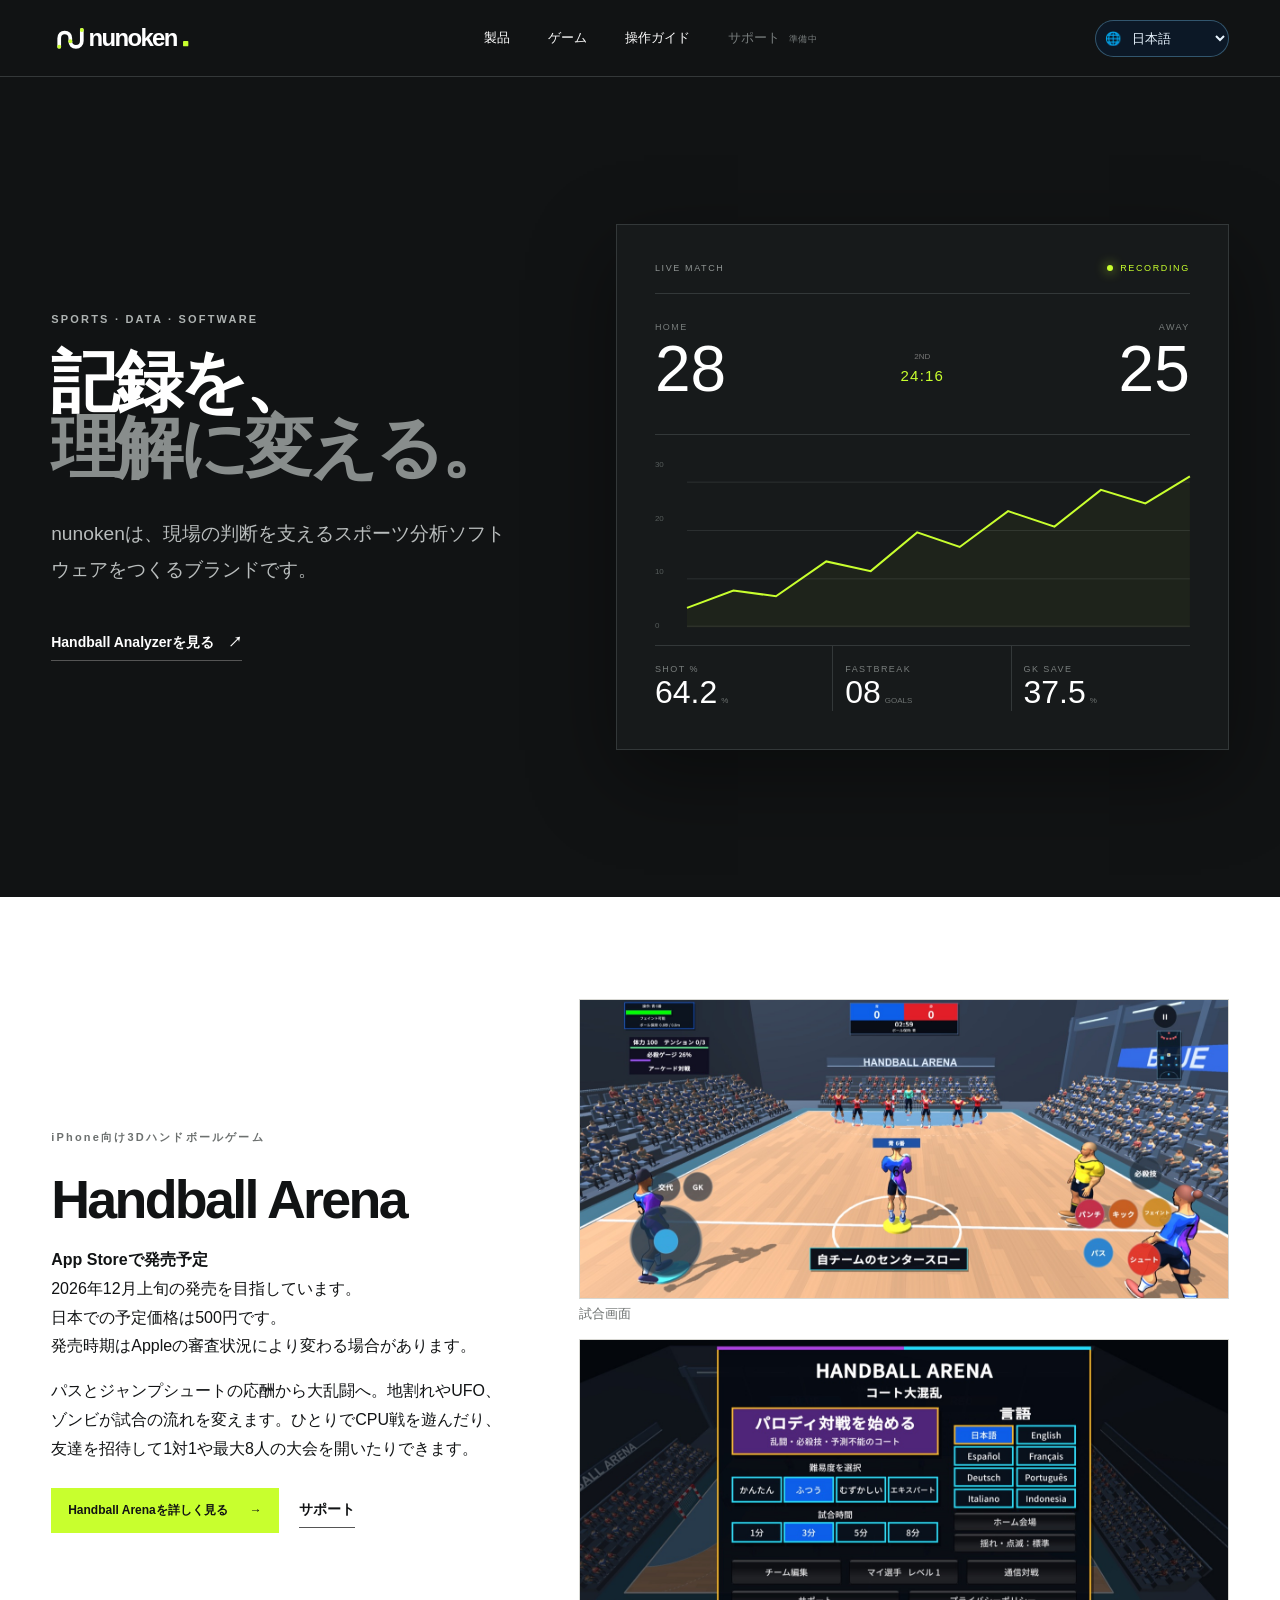
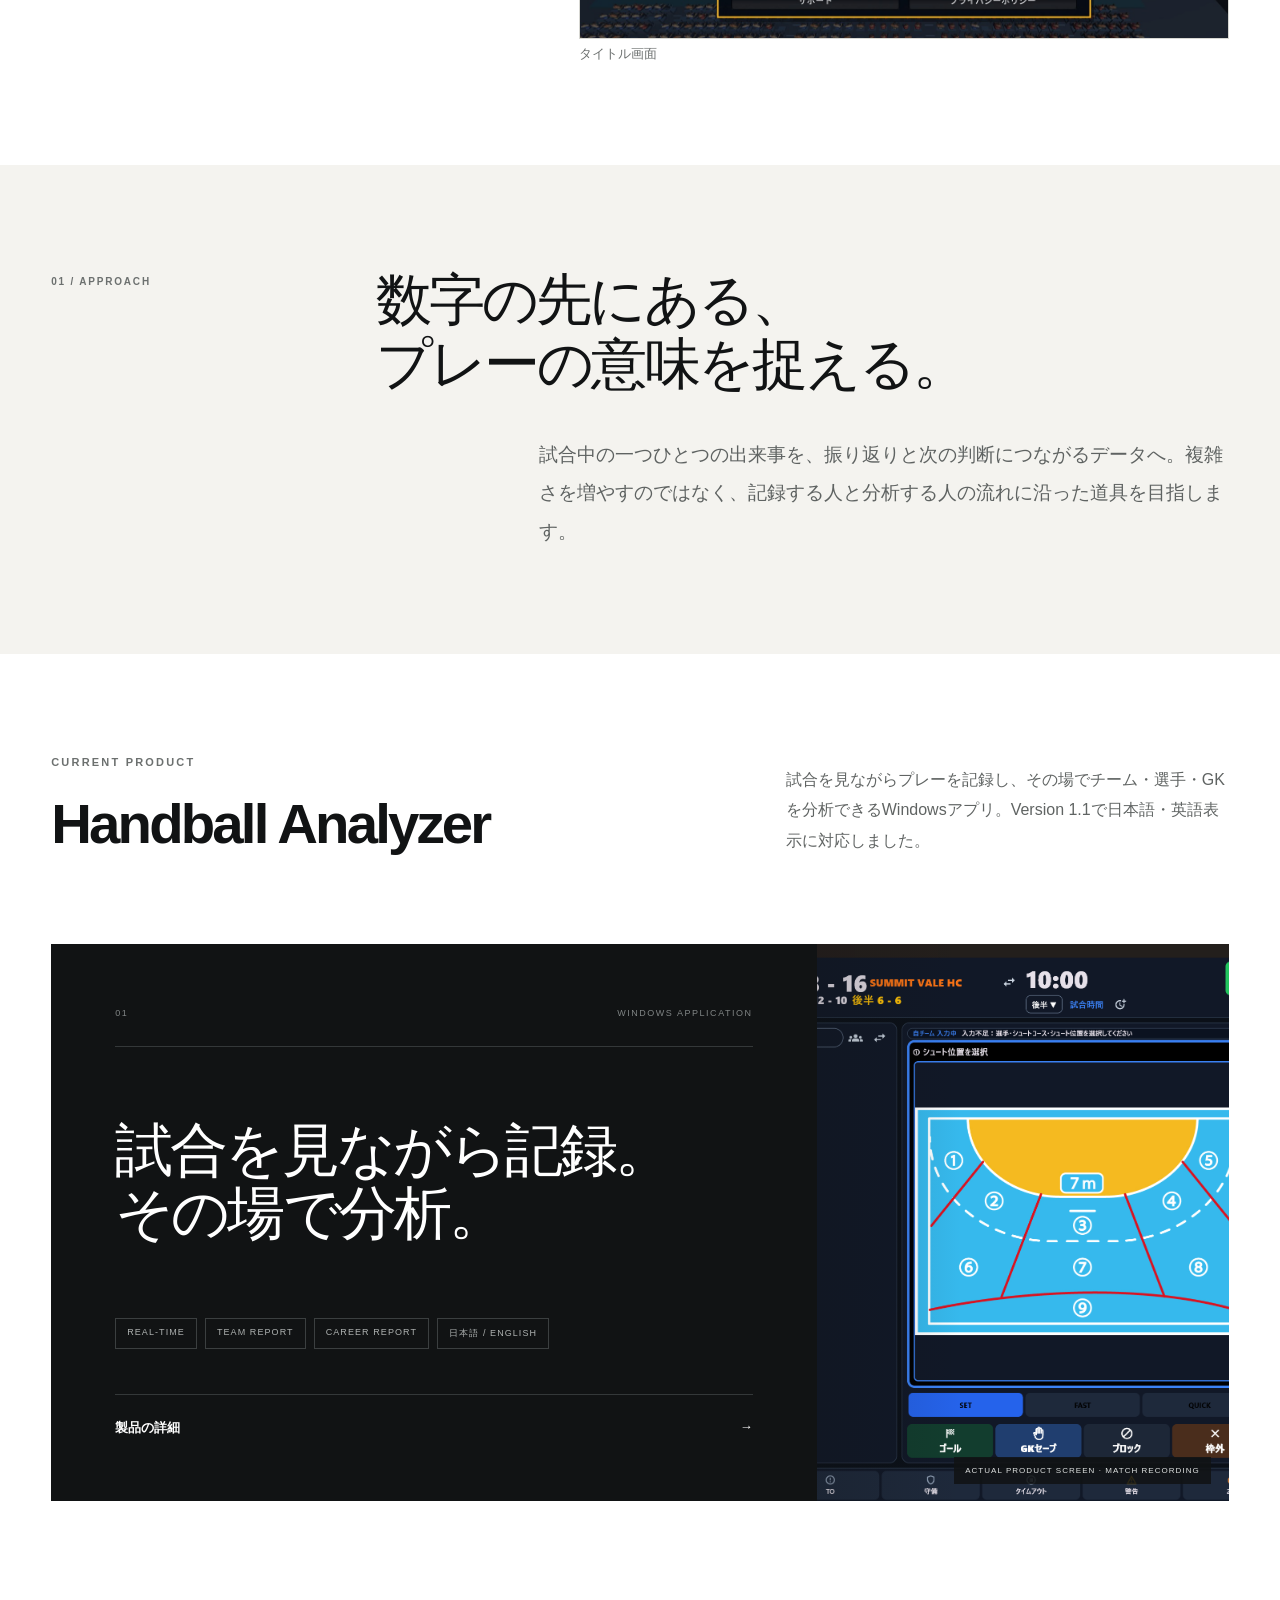
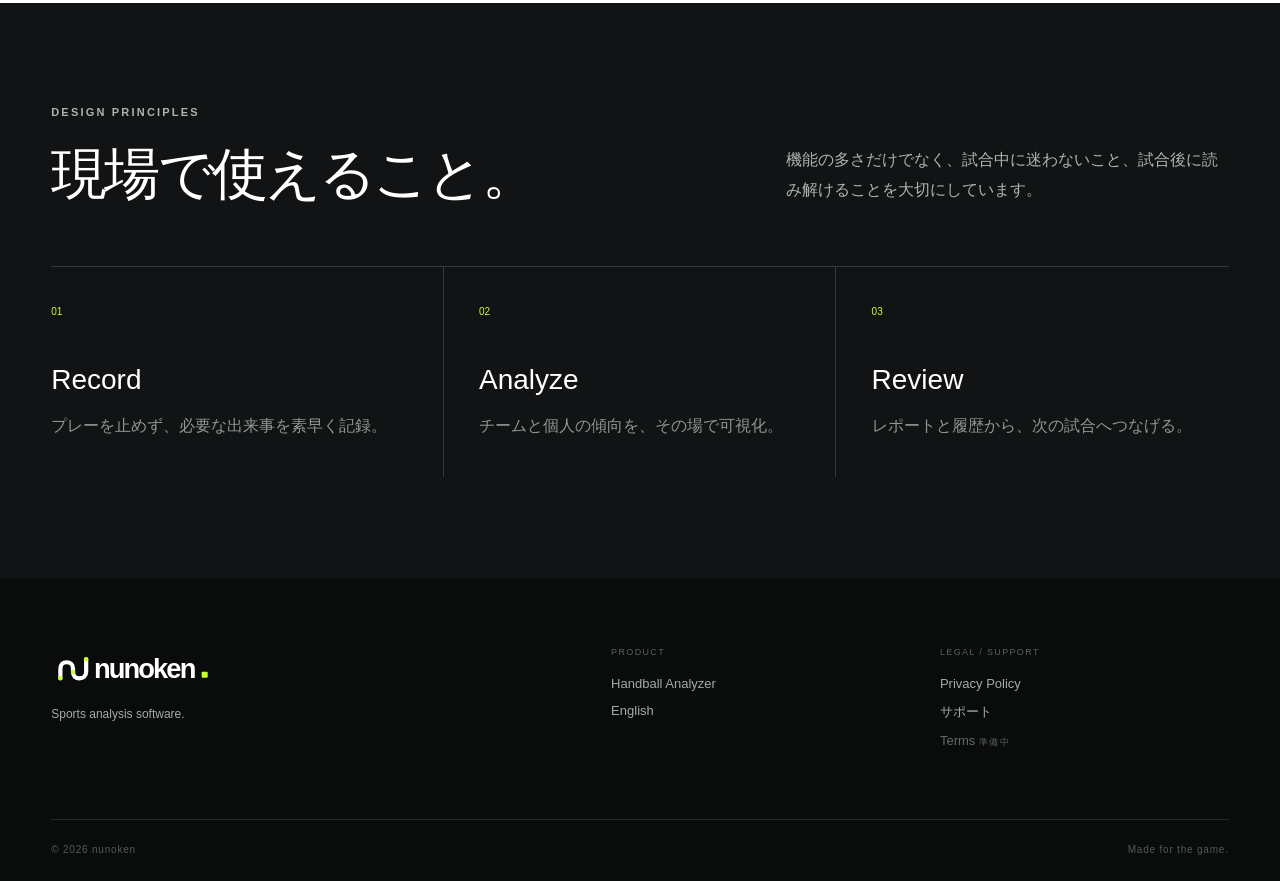
<file: index.html>
<!doctype html>
<html lang="ja">
<head>
  <meta charset="utf-8">
  <meta name="viewport" content="width=device-width, initial-scale=1">
  <title>nunoken — スポーツを、記録から理解へ。</title>
  <meta name="description" content="nunokenは、ハンドボールの試合記録・分析アプリ Handball Analyzer と、iPhone向け3Dハンドボールゲーム Handball Arena を開発しています。">
  <meta name="theme-color" content="#111314">
  <link rel="canonical" href="https://nunoken.com/">
  <link rel="alternate" hreflang="ja" href="https://nunoken.com/">
  <link rel="alternate" hreflang="en" href="https://nunoken.com/en/">
  <link rel="alternate" hreflang="x-default" href="https://nunoken.com/en/">
  <meta property="og:type" content="website">
  <meta property="og:locale" content="ja_JP">
  <meta property="og:site_name" content="nunoken">
  <meta property="og:title" content="nunoken — スポーツを、記録から理解へ。">
  <meta property="og:description" content="試合記録・分析アプリ Handball Analyzer と、iPhone向けゲーム Handball Arena の公式サイトです。">
  <link rel="stylesheet" href="assets/styles.css">
  <script src="assets/site.js?v=20261110" defer></script>
</head>
<body>
  <a class="skip-link" href="#main">本文へ移動</a>
  <header class="site-header">
    <div class="container header-inner">
      <a class="wordmark" href="./" aria-label="nunoken ホーム"><img src="brand/nunoken-logo-reverse.svg" alt="nunoken" width="560" height="140"></a>
      <nav class="site-nav" aria-label="メインナビゲーション">
        <a href="handball-analyzer/">製品</a>
        <a href="handball-arena/">ゲーム</a>
        <a href="handball-analyzer/guide/">操作ガイド</a>
        <span class="nav-future" title="準備中">サポート <small>準備中</small></span>
      </nav>
      <label class="language-picker"><span class="sr-only">言語を選択</span><select data-language-picker data-page="home" aria-label="言語を選択"><option value="ja">日本語</option><option value="en">English</option><option value="fr">Français</option><option value="de">Deutsch</option><option value="es">Español</option></select></label>
    </div>
  </header>

  <main id="main">
    <section class="brand-hero section-dark" aria-labelledby="hero-title">
      <div class="container brand-hero-grid">
        <div class="hero-copy reveal">
          <p class="eyebrow">SPORTS · DATA · SOFTWARE</p>
          <h1 id="hero-title">記録を、<br><span>理解に変える。</span></h1>
          <p class="hero-lead">nunokenは、現場の判断を支えるスポーツ分析ソフトウェアをつくるブランドです。</p>
          <a class="text-link" href="handball-analyzer/">Handball Analyzerを見る <span aria-hidden="true">↗</span></a>
        </div>

        <div class="data-visual reveal" aria-label="ハンドボール分析画面をイメージしたデータビジュアル">
          <div class="visual-topline">
            <span>LIVE MATCH</span><span class="live-dot">RECORDING</span>
          </div>
          <div class="scoreboard">
            <div><small>HOME</small><strong>28</strong></div>
            <div class="match-time"><span>2ND</span><strong>24:16</strong></div>
            <div><small>AWAY</small><strong>25</strong></div>
          </div>
          <div class="chart-area" aria-hidden="true">
            <div class="chart-labels"><span>30</span><span>20</span><span>10</span><span>0</span></div>
            <svg viewBox="0 0 520 170" role="presentation" focusable="false">
              <path class="grid-line" d="M0 20H520M0 70H520M0 120H520M0 169H520"/>
              <path class="area-path" d="M0 150 L48 132 L92 138 L144 102 L190 112 L238 72 L282 87 L332 50 L380 66 L428 28 L474 42 L520 14 L520 170 L0 170 Z"/>
              <path class="line-path" d="M0 150 L48 132 L92 138 L144 102 L190 112 L238 72 L282 87 L332 50 L380 66 L428 28 L474 42 L520 14"/>
            </svg>
          </div>
          <div class="metric-row">
            <div><small>SHOT %</small><strong>64.2</strong><span>%</span></div>
            <div><small>FASTBREAK</small><strong>08</strong><span>GOALS</span></div>
            <div><small>GK SAVE</small><strong>37.5</strong><span>%</span></div>
          </div>
        </div>
      </div>
    </section>

    <section class="arena-release section-pad product-showcase" id="handball-arena" aria-labelledby="arena-title">
      <div class="container arena-release-grid">
        <div class="arena-release-copy">
          <p class="eyebrow eyebrow-dark">iPhone向け3Dハンドボールゲーム</p>
          <h2 id="arena-title">Handball Arena</h2>
          <p><strong>App Storeで発売予定</strong><br>2026年12月上旬の発売を目指しています。<br>日本での予定価格は500円です。<br>発売時期はAppleの審査状況により変わる場合があります。</p>
          <p>パスとジャンプシュートの応酬から大乱闘へ。地割れやUFO、ゾンビが試合の流れを変えます。ひとりでCPU戦を遊んだり、友達を招待して1対1や最大8人の大会を開いたりできます。</p>
          <div class="arena-release-links">
            <a class="hero-guide-link" href="handball-arena/">Handball Arenaを詳しく見る <span aria-hidden="true">→</span></a>
            <a class="text-link" href="handball-arena/support/">サポート</a>
          </div>
        </div>
        <div class="arena-release-screens">
          <figure>
            <img src="handball-arena/match-ja.jpg" alt="センタースローを始める青チームと、ゴール前に並ぶ赤チーム" width="1440" height="662" loading="lazy" decoding="async">
            <figcaption>試合画面</figcaption>
          </figure>
          <figure>
            <img src="handball-arena/menu-ja.jpg" alt="パロディ対戦やチーム設定を選ぶHandball Arenaのメニュー" width="1440" height="662" loading="lazy" decoding="async">
            <figcaption>タイトル画面</figcaption>
          </figure>
        </div>
      </div>
    </section>

    <section class="brand-statement section-pad" aria-labelledby="statement-title">
      <div class="container statement-grid">
        <p class="section-index">01 / APPROACH</p>
        <div>
          <h2 id="statement-title">数字の先にある、<br>プレーの意味を捉える。</h2>
          <p>試合中の一つひとつの出来事を、振り返りと次の判断につながるデータへ。複雑さを増やすのではなく、記録する人と分析する人の流れに沿った道具を目指します。</p>
        </div>
      </div>
    </section>

    <section class="product-showcase section-pad" aria-labelledby="product-title">
      <div class="container">
        <div class="section-heading">
          <div>
            <p class="eyebrow eyebrow-dark">CURRENT PRODUCT</p>
            <h2 id="product-title">Handball Analyzer</h2>
          </div>
          <p>試合を見ながらプレーを記録し、その場でチーム・選手・GKを分析できるWindowsアプリ。Version 1.1で日本語・英語表示に対応しました。</p>
        </div>

        <a class="product-card" href="handball-analyzer/" aria-label="Handball Analyzer 製品ページへ">
          <div class="product-card-copy">
            <div class="product-meta"><span>01</span><span>WINDOWS APPLICATION</span></div>
            <h3>試合を見ながら記録。<br>その場で分析。</h3>
            <ul class="feature-ticker" aria-label="主な機能">
              <li>REAL-TIME</li><li>TEAM REPORT</li><li>CAREER REPORT</li><li>日本語 / ENGLISH</li>
            </ul>
            <span class="card-link">製品の詳細 <span aria-hidden="true">→</span></span>
          </div>
          <div class="product-card-preview">
            <img src="assets/screenshots/01_match_recording_game7.png" alt="Handball Analyzerの試合記録画面" width="2190" height="1389" loading="lazy" decoding="async">
            <span>ACTUAL PRODUCT SCREEN · MATCH RECORDING</span>
          </div>
        </a>
      </div>
    </section>

    <section class="principles section-pad section-dark" aria-labelledby="principles-title">
      <div class="container">
        <div class="section-heading inverse">
          <div><p class="eyebrow">DESIGN PRINCIPLES</p><h2 id="principles-title">現場で使えること。</h2></div>
          <p>機能の多さだけでなく、試合中に迷わないこと、試合後に読み解けることを大切にしています。</p>
        </div>
        <div class="principle-grid">
          <article><span>01</span><h3>Record</h3><p>プレーを止めず、必要な出来事を素早く記録。</p></article>
          <article><span>02</span><h3>Analyze</h3><p>チームと個人の傾向を、その場で可視化。</p></article>
          <article><span>03</span><h3>Review</h3><p>レポートと履歴から、次の試合へつなげる。</p></article>
        </div>
      </div>
    </section>
  </main>

  <footer class="site-footer">
    <div class="container footer-main">
      <div><a class="wordmark footer-mark" href="./" aria-label="nunoken ホーム"><img src="brand/nunoken-logo-reverse.svg" alt="nunoken" width="560" height="140"></a><p>Sports analysis software.</p></div>
      <div class="footer-product"><small>PRODUCT</small><a href="handball-analyzer/">Handball Analyzer</a><a href="en/" lang="en" hreflang="en">English</a></div>
      <div class="footer-future"><small>LEGAL / SUPPORT</small><a href="privacy/">Privacy Policy</a><a href="/handball-analyzer/support/">サポート</a><span>Terms <small>準備中</small></span></div>
    </div>
    <div class="container footer-bottom"><span>© <span data-year>2026</span> nunoken</span><span>Made for the game.</span></div>
  </footer>
</body>
</html>
</file>
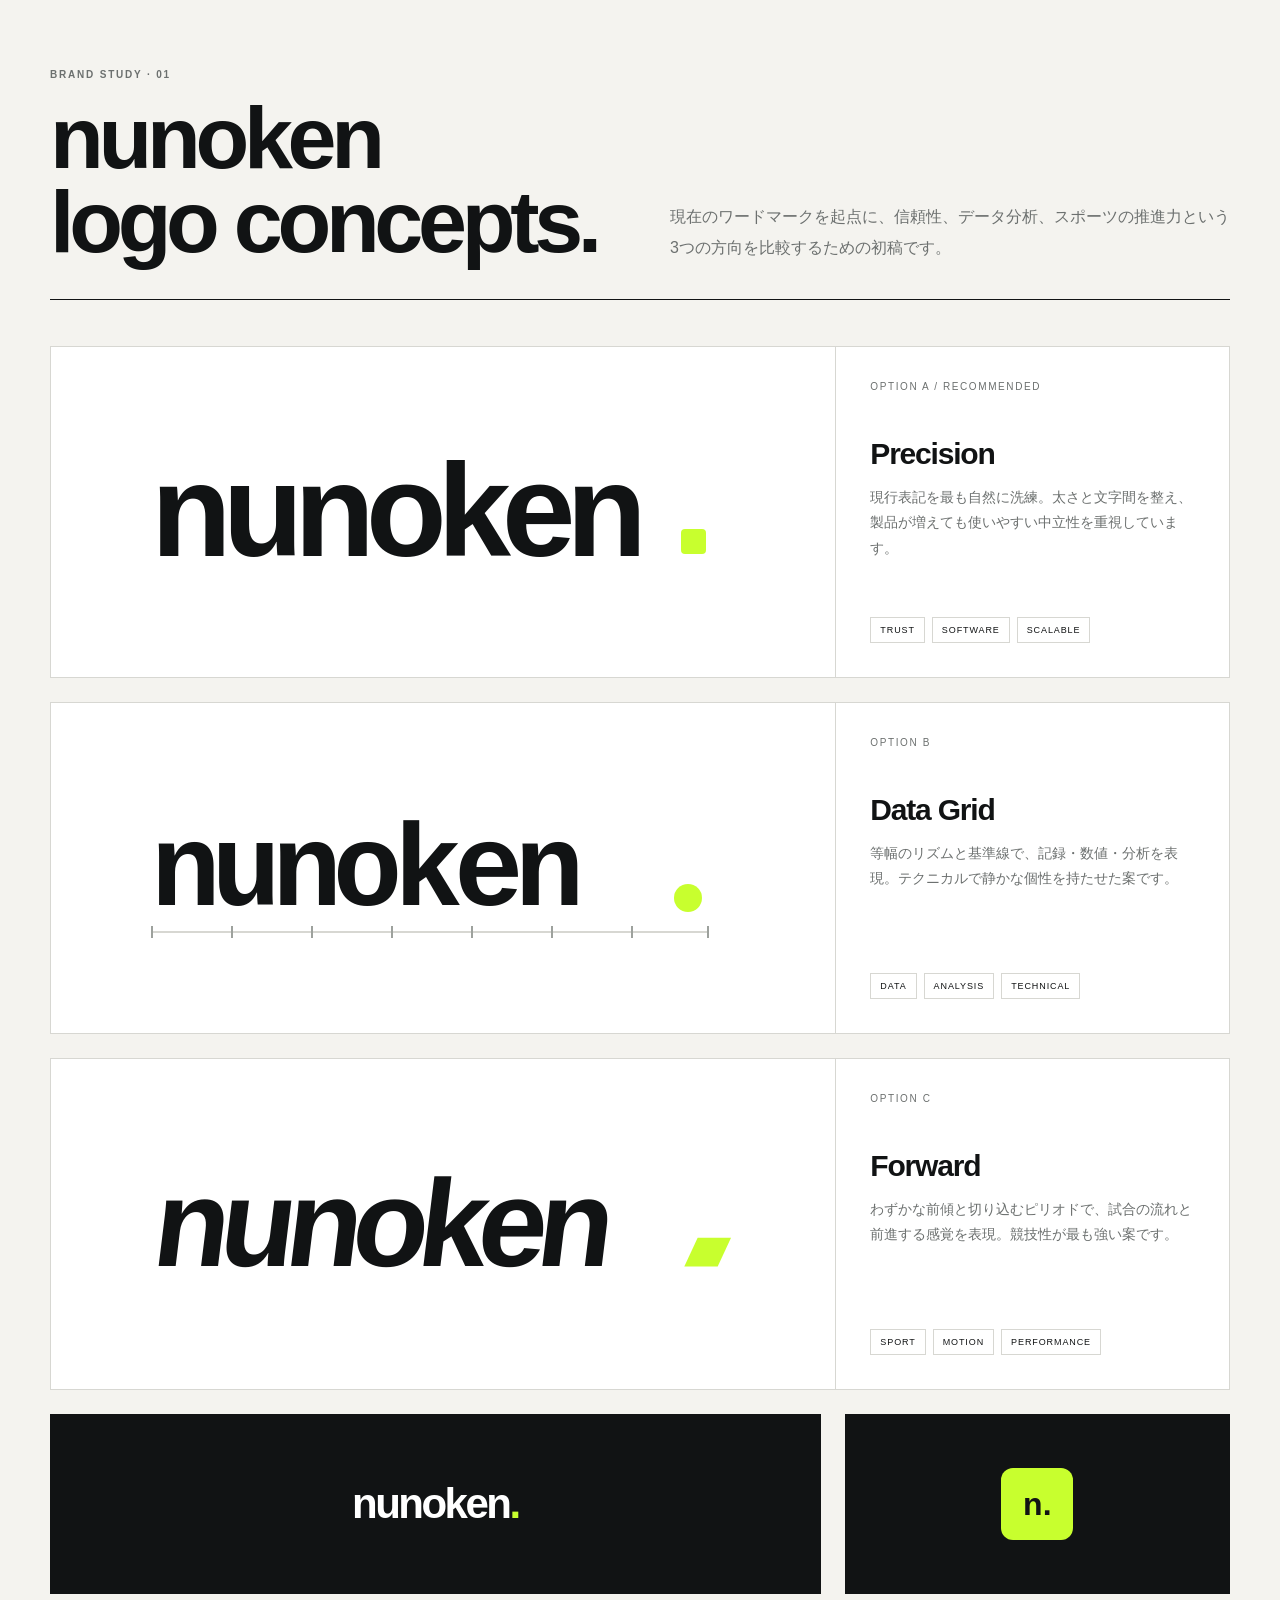
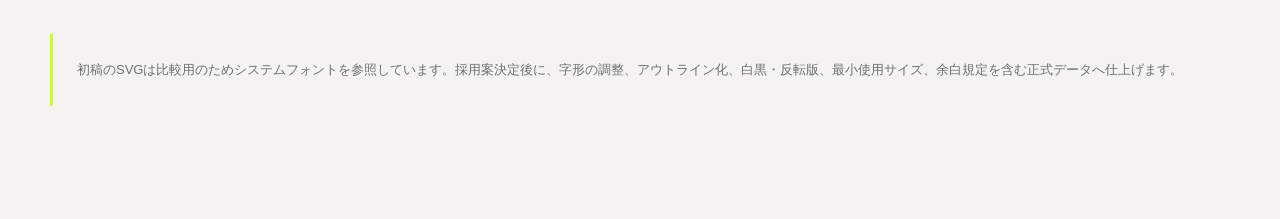
<file: brand/index.html>
<!doctype html>
<html lang="ja">
<head>
  <meta charset="utf-8">
  <meta name="viewport" content="width=device-width, initial-scale=1">
  <meta name="robots" content="noindex">
  <title>nunoken Logo Concepts — Internal Review</title>
  <style>
    :root{--ink:#111314;--paper:#f4f3ef;--muted:#6c706f;--line:#d7d7d2;--accent:#c8ff2e}*{box-sizing:border-box}body{margin:0;overflow-x:clip;color:var(--ink);background:var(--paper);font-family:"Segoe UI","Yu Gothic UI",sans-serif}main{width:min(1180px,calc(100% - 40px));margin:auto;padding:64px 0 100px}.top{display:grid;grid-template-columns:1fr 1fr;gap:60px;align-items:end;padding-bottom:36px;border-bottom:1px solid var(--ink)}.top>*{min-width:0}.kicker,.label{font-size:10px;font-weight:700;letter-spacing:.18em}.kicker{color:var(--muted)}h1{margin:14px 0 0;font-size:clamp(42px,7vw,88px);font-weight:560;line-height:.95;letter-spacing:-.06em}.intro{margin:0;overflow-wrap:anywhere;color:var(--muted);line-height:1.9}.concepts{display:grid;gap:24px;margin-top:46px}.concept{min-width:0;display:grid;grid-template-columns:2fr 1fr;background:#fff;border:1px solid var(--line)}.stage{min-width:0;min-height:330px;display:grid;place-items:center;padding:50px;border-right:1px solid var(--line)}.stage img{display:block;width:100%;max-width:620px;height:auto}.details{min-width:0;padding:34px;display:flex;flex-direction:column}.number{color:var(--muted);font-size:10px;letter-spacing:.16em}.details h2{margin:45px 0 14px;font-size:30px;font-weight:570;letter-spacing:-.04em}.details p{margin:0;overflow-wrap:anywhere;color:var(--muted);font-size:14px;line-height:1.8}.traits{display:flex;flex-wrap:wrap;gap:7px;margin-top:auto;padding-top:34px}.traits span{padding:7px 9px;font-size:9px;letter-spacing:.1em;border:1px solid var(--line)}.context{display:grid;grid-template-columns:2fr 1fr;gap:24px;margin-top:24px}.dark-preview,.icon-preview{min-height:180px;display:flex;align-items:center;justify-content:center;padding:35px;background:var(--ink)}.dark-preview{font-size:42px;font-weight:760;letter-spacing:-.06em;color:#fff}.dark-preview i{color:var(--accent);font-style:normal}.icon-preview span{width:72px;height:72px;display:grid;place-items:center;color:var(--ink);background:var(--accent);font-size:32px;font-weight:800;border-radius:12px}.note{margin-top:40px;padding:24px;border-left:3px solid var(--accent);color:var(--muted);font-size:13px;line-height:1.8}@media(max-width:760px){main{padding-top:40px}.top,.concept,.context{grid-template-columns:minmax(0,1fr)}.stage{min-height:220px;padding:32px 20px;border-right:0;border-bottom:1px solid var(--line)}.details{padding:32px}.details h2{margin-top:30px}.traits{margin-top:25px}.dark-preview,.icon-preview{min-height:140px}}
  </style>
</head>
<body>
<main>
  <header class="top">
    <div><span class="kicker">BRAND STUDY · 01</span><h1>nunoken<br>logo concepts.</h1></div>
    <p class="intro">現在のワードマークを起点に、信頼性、データ分析、スポーツの推進力という3つの方向を比較するための初稿です。</p>
  </header>
  <section class="concepts" aria-label="ロゴ初稿3案">
    <article class="concept">
      <div class="stage"><img src="logo-a-precision.svg" alt="nunoken ロゴ案A Precision"></div>
      <div class="details"><span class="number">OPTION A / RECOMMENDED</span><h2>Precision</h2><p>現行表記を最も自然に洗練。太さと文字間を整え、製品が増えても使いやすい中立性を重視しています。</p><div class="traits"><span>TRUST</span><span>SOFTWARE</span><span>SCALABLE</span></div></div>
    </article>
    <article class="concept">
      <div class="stage"><img src="logo-b-data-grid.svg" alt="nunoken ロゴ案B Data Grid"></div>
      <div class="details"><span class="number">OPTION B</span><h2>Data Grid</h2><p>等幅のリズムと基準線で、記録・数値・分析を表現。テクニカルで静かな個性を持たせた案です。</p><div class="traits"><span>DATA</span><span>ANALYSIS</span><span>TECHNICAL</span></div></div>
    </article>
    <article class="concept">
      <div class="stage"><img src="logo-c-forward.svg" alt="nunoken ロゴ案C Forward"></div>
      <div class="details"><span class="number">OPTION C</span><h2>Forward</h2><p>わずかな前傾と切り込むピリオドで、試合の流れと前進する感覚を表現。競技性が最も強い案です。</p><div class="traits"><span>SPORT</span><span>MOTION</span><span>PERFORMANCE</span></div></div>
    </article>
  </section>
  <section class="context" aria-label="使用イメージ">
    <div class="dark-preview" aria-label="ダーク背景でのワードマーク表示例">nunoken<i>.</i></div>
    <div class="icon-preview" aria-label="正方形アイコンの方向性"><span>n.</span></div>
  </section>
  <p class="note">初稿のSVGは比較用のためシステムフォントを参照しています。採用案決定後に、字形の調整、アウトライン化、白黒・反転版、最小使用サイズ、余白規定を含む正式データへ仕上げます。</p>
</main>
</body>
</html>
</file>
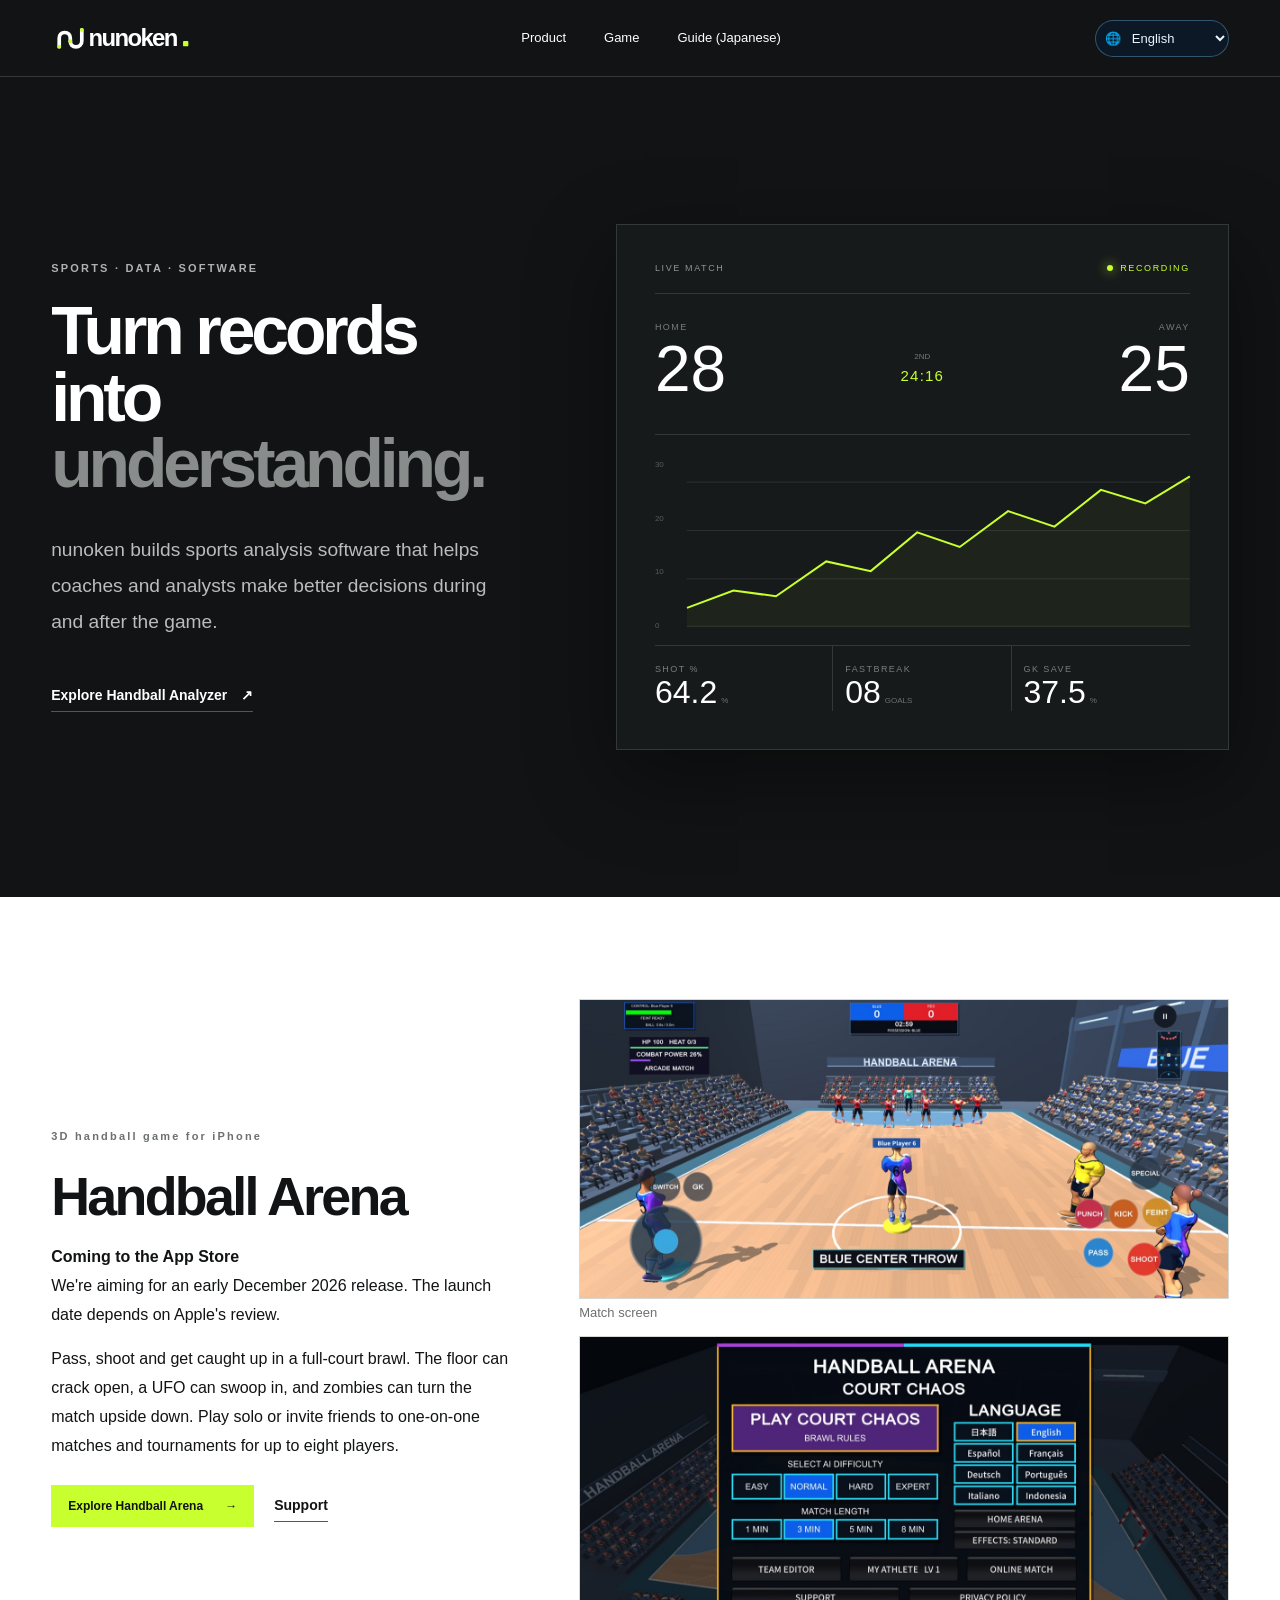
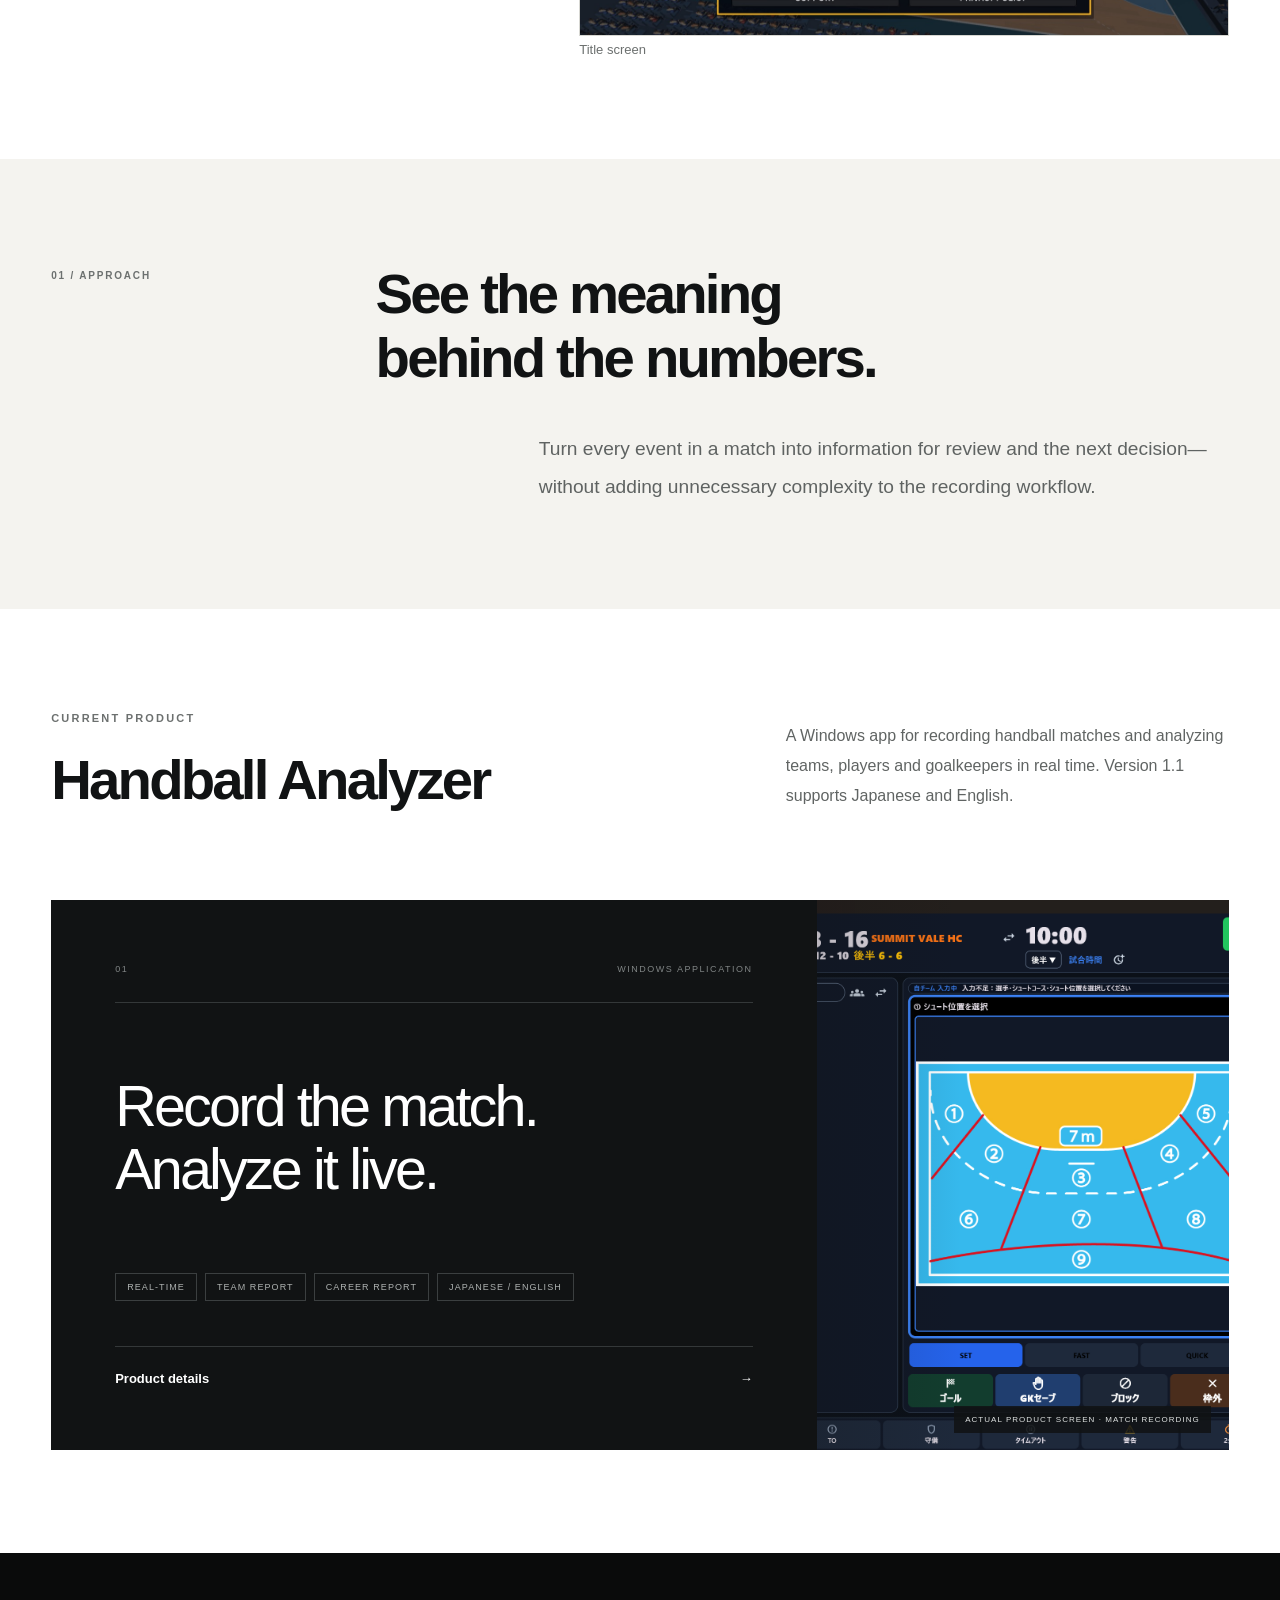
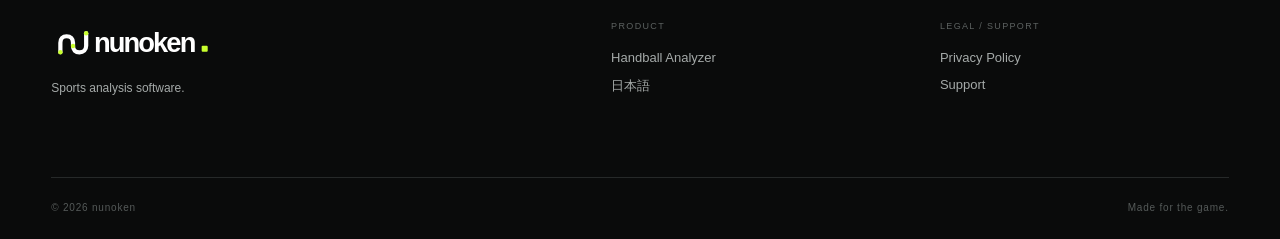
<file: en/index.html>
<!doctype html>
<html lang="en">
<head>
  <meta charset="utf-8">
  <meta name="viewport" content="width=device-width, initial-scale=1">
  <title>nunoken — Turn records into understanding.</title>
  <meta name="description" content="nunoken develops Handball Analyzer for match recording and analysis, and Handball Arena, a 3D handball game for iPhone.">
  <meta name="theme-color" content="#111314">
  <link rel="canonical" href="https://nunoken.com/en/">
  <link rel="alternate" hreflang="ja" href="https://nunoken.com/">
  <link rel="alternate" hreflang="en" href="https://nunoken.com/en/">
  <link rel="alternate" hreflang="x-default" href="https://nunoken.com/en/">
  <meta property="og:type" content="website">
  <meta property="og:locale" content="en_US">
  <meta property="og:site_name" content="nunoken">
  <meta property="og:title" content="nunoken — Turn records into understanding.">
  <meta property="og:description" content="The official site for Handball Analyzer and Handball Arena, a 3D handball game for iPhone.">
  <link rel="stylesheet" href="../assets/styles.css">
  <script src="../assets/i18n.js?v=20261110" defer></script>
  <script src="../assets/site.js?v=20261110" defer></script>
</head>
<body>
  <a class="skip-link" href="#main">Skip to content</a>
  <header class="site-header"><div class="container header-inner">
    <a class="wordmark" href="./" aria-label="nunoken home"><img src="../brand/nunoken-logo-reverse.svg" alt="nunoken" width="560" height="140"></a>
    <nav class="site-nav" aria-label="Main navigation"><a href="handball-analyzer/">Product</a><a href="handball-arena/">Game</a><a href="../handball-analyzer/guide/">Guide (Japanese)</a></nav>
    <label class="language-picker"><span class="sr-only">Select language</span><select data-language-picker data-page="home" aria-label="Select language"><option value="ja">日本語</option><option value="en">English</option><option value="fr">Français</option><option value="de">Deutsch</option><option value="es">Español</option></select></label>
  </div></header>
  <main id="main">
    <section class="brand-hero section-dark" aria-labelledby="hero-title"><div class="container brand-hero-grid">
      <div class="hero-copy reveal"><p class="eyebrow">SPORTS · DATA · SOFTWARE</p><h1 id="hero-title">Turn records into<br><span>understanding.</span></h1><p class="hero-lead">nunoken builds sports analysis software that helps coaches and analysts make better decisions during and after the game.</p><a class="text-link" href="handball-analyzer/">Explore Handball Analyzer <span aria-hidden="true">↗</span></a></div>
      <div class="data-visual reveal" aria-label="Handball match analysis dashboard illustration"><div class="visual-topline"><span>LIVE MATCH</span><span class="live-dot">RECORDING</span></div><div class="scoreboard"><div><small>HOME</small><strong>28</strong></div><div class="match-time"><span>2ND</span><strong>24:16</strong></div><div><small>AWAY</small><strong>25</strong></div></div><div class="chart-area" aria-hidden="true"><div class="chart-labels"><span>30</span><span>20</span><span>10</span><span>0</span></div><svg viewBox="0 0 520 170" role="presentation" focusable="false"><path class="grid-line" d="M0 20H520M0 70H520M0 120H520M0 169H520"/><path class="area-path" d="M0 150 L48 132 L92 138 L144 102 L190 112 L238 72 L282 87 L332 50 L380 66 L428 28 L474 42 L520 14 L520 170 L0 170 Z"/><path class="line-path" d="M0 150 L48 132 L92 138 L144 102 L190 112 L238 72 L282 87 L332 50 L380 66 L428 28 L474 42 L520 14"/></svg></div><div class="metric-row"><div><small>SHOT %</small><strong>64.2</strong><span>%</span></div><div><small>FASTBREAK</small><strong>08</strong><span>GOALS</span></div><div><small>GK SAVE</small><strong>37.5</strong><span>%</span></div></div></div>
    </div></section>
    <section class="arena-release section-pad product-showcase" id="handball-arena" aria-labelledby="arena-title">
      <div class="container arena-release-grid">
        <div class="arena-release-copy">
          <p class="eyebrow eyebrow-dark">3D handball game for iPhone</p>
          <h2 id="arena-title">Handball Arena</h2>
          <p><strong>Coming to the App Store</strong><br>We're aiming for an early December 2026 release. The launch date depends on Apple's review.</p>
          <p>Pass, shoot and get caught up in a full-court brawl. The floor can crack open, a UFO can swoop in, and zombies can turn the match upside down. Play solo or invite friends to one-on-one matches and tournaments for up to eight players.</p>
          <div class="arena-release-links">
            <a class="hero-guide-link" href="handball-arena/">Explore Handball Arena <span aria-hidden="true">→</span></a>
            <a class="text-link" href="../handball-arena/support/#english">Support</a>
          </div>
        </div>
        <div class="arena-release-screens">
          <figure>
            <img src="../handball-arena/match-en.jpg" alt="The blue team starts at the center circle as the red team lines up in front of goal" width="1440" height="662" loading="lazy" decoding="async">
            <figcaption>Match screen</figcaption>
          </figure>
          <figure>
            <img src="../handball-arena/menu-en.jpg" alt="The Handball Arena menu for starting a match or customizing a team" width="1440" height="662" loading="lazy" decoding="async">
            <figcaption>Title screen</figcaption>
          </figure>
        </div>
      </div>
    </section>

    <section class="brand-statement section-pad" aria-labelledby="statement-title"><div class="container statement-grid"><p class="section-index">01 / APPROACH</p><div><h2 id="statement-title">See the meaning<br>behind the numbers.</h2><p>Turn every event in a match into information for review and the next decision—without adding unnecessary complexity to the recording workflow.</p></div></div></section>
    <section class="product-showcase section-pad" aria-labelledby="product-title"><div class="container"><div class="section-heading"><div><p class="eyebrow eyebrow-dark">CURRENT PRODUCT</p><h2 id="product-title">Handball Analyzer</h2></div><p>A Windows app for recording handball matches and analyzing teams, players and goalkeepers in real time. Version 1.1 supports Japanese and English.</p></div><a class="product-card" href="handball-analyzer/" aria-label="Open the Handball Analyzer product page"><div class="product-card-copy"><div class="product-meta"><span>01</span><span>WINDOWS APPLICATION</span></div><h3>Record the match.<br>Analyze it live.</h3><ul class="feature-ticker" aria-label="Key features"><li>REAL-TIME</li><li>TEAM REPORT</li><li>CAREER REPORT</li><li>JAPANESE / ENGLISH</li></ul><span class="card-link">Product details <span aria-hidden="true">→</span></span></div><div class="product-card-preview"><img src="../assets/screenshots/01_match_recording_game7.png" alt="Handball Analyzer match recording screen" width="2190" height="1389" loading="lazy" decoding="async"><span>ACTUAL PRODUCT SCREEN · MATCH RECORDING</span></div></a></div></section>
  </main>
  <footer class="site-footer"><div class="container footer-main"><div><a class="wordmark footer-mark" href="./" aria-label="nunoken home"><img src="../brand/nunoken-logo-reverse.svg" alt="nunoken" width="560" height="140"></a><p>Sports analysis software.</p></div><div class="footer-product"><small>PRODUCT</small><a href="handball-analyzer/">Handball Analyzer</a><a href="../" lang="ja" hreflang="ja">日本語</a></div><div class="footer-future"><small>LEGAL / SUPPORT</small><a href="../privacy/">Privacy Policy</a><a href="/en/handball-analyzer/support/" data-localized-link>Support</a></div></div><div class="container footer-bottom"><span>© <span data-year>2026</span> nunoken</span><span>Made for the game.</span></div></footer>
</body>
</html>
</file>
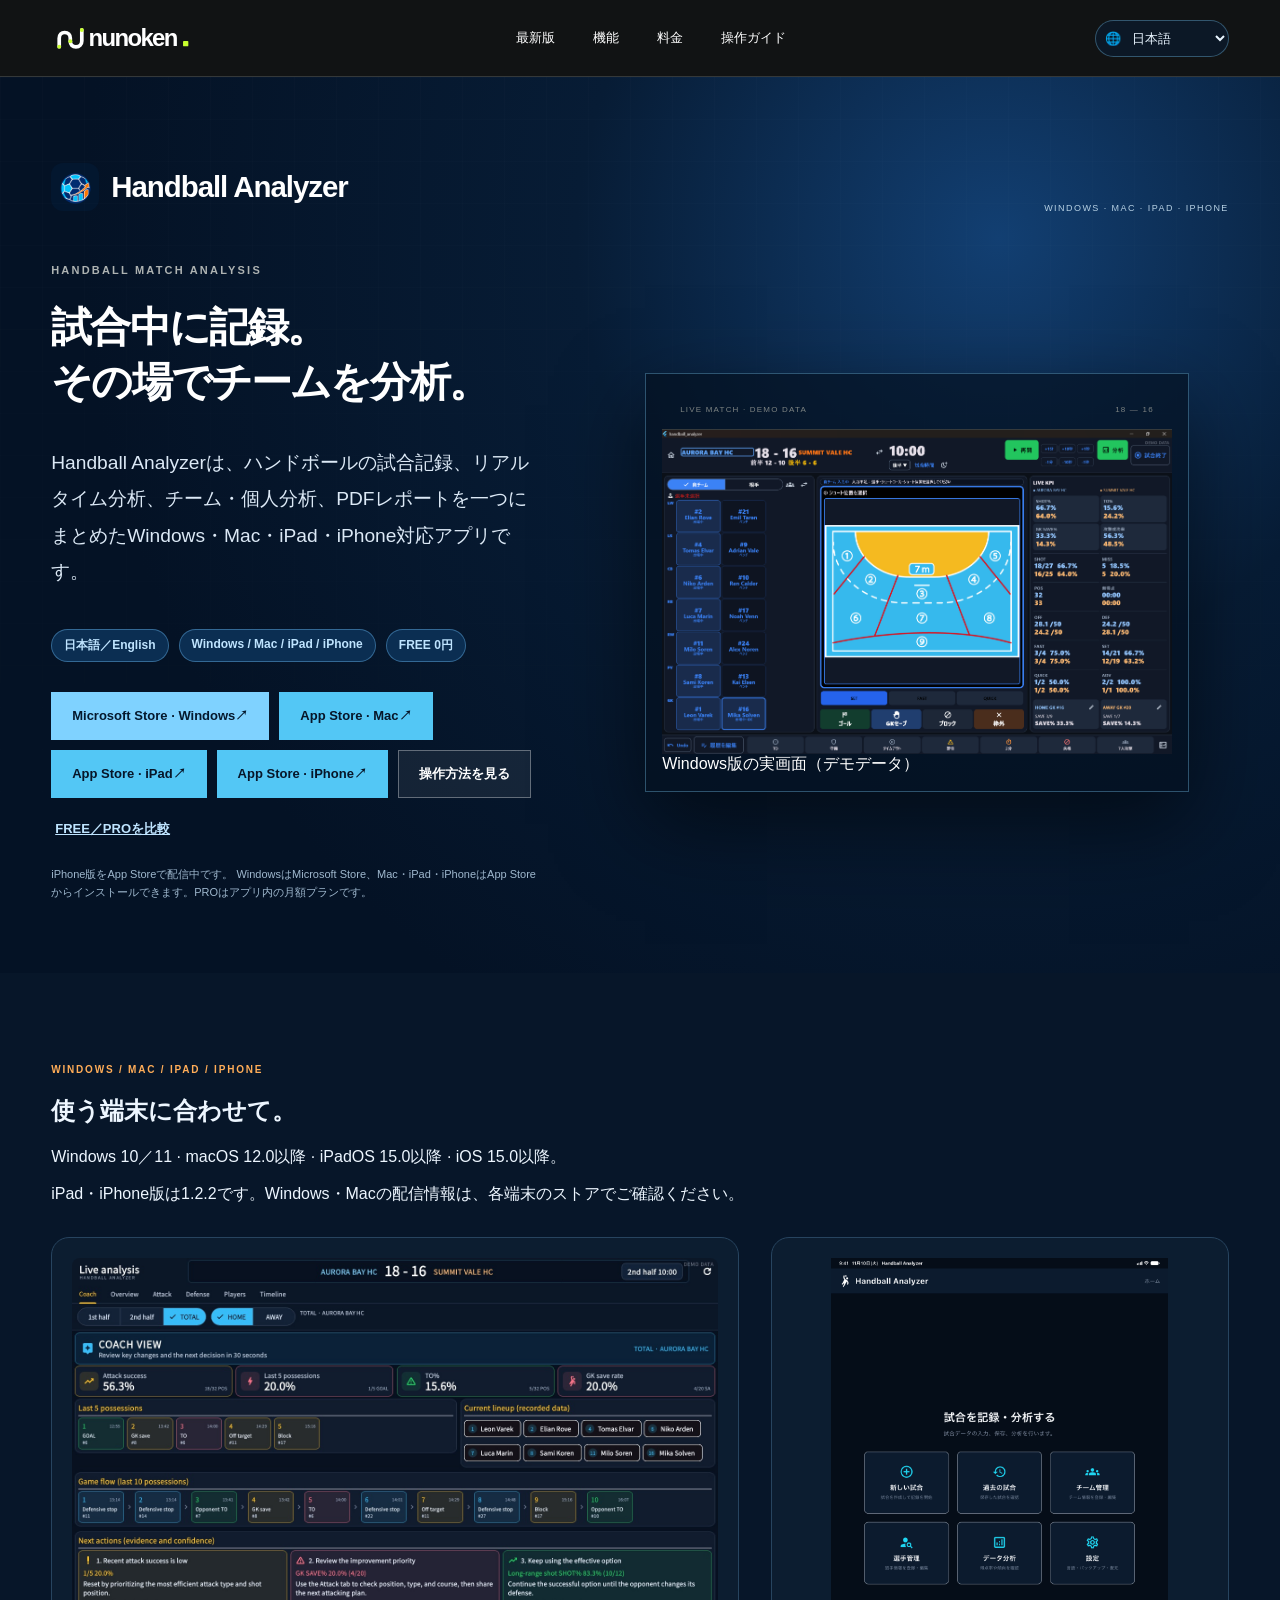
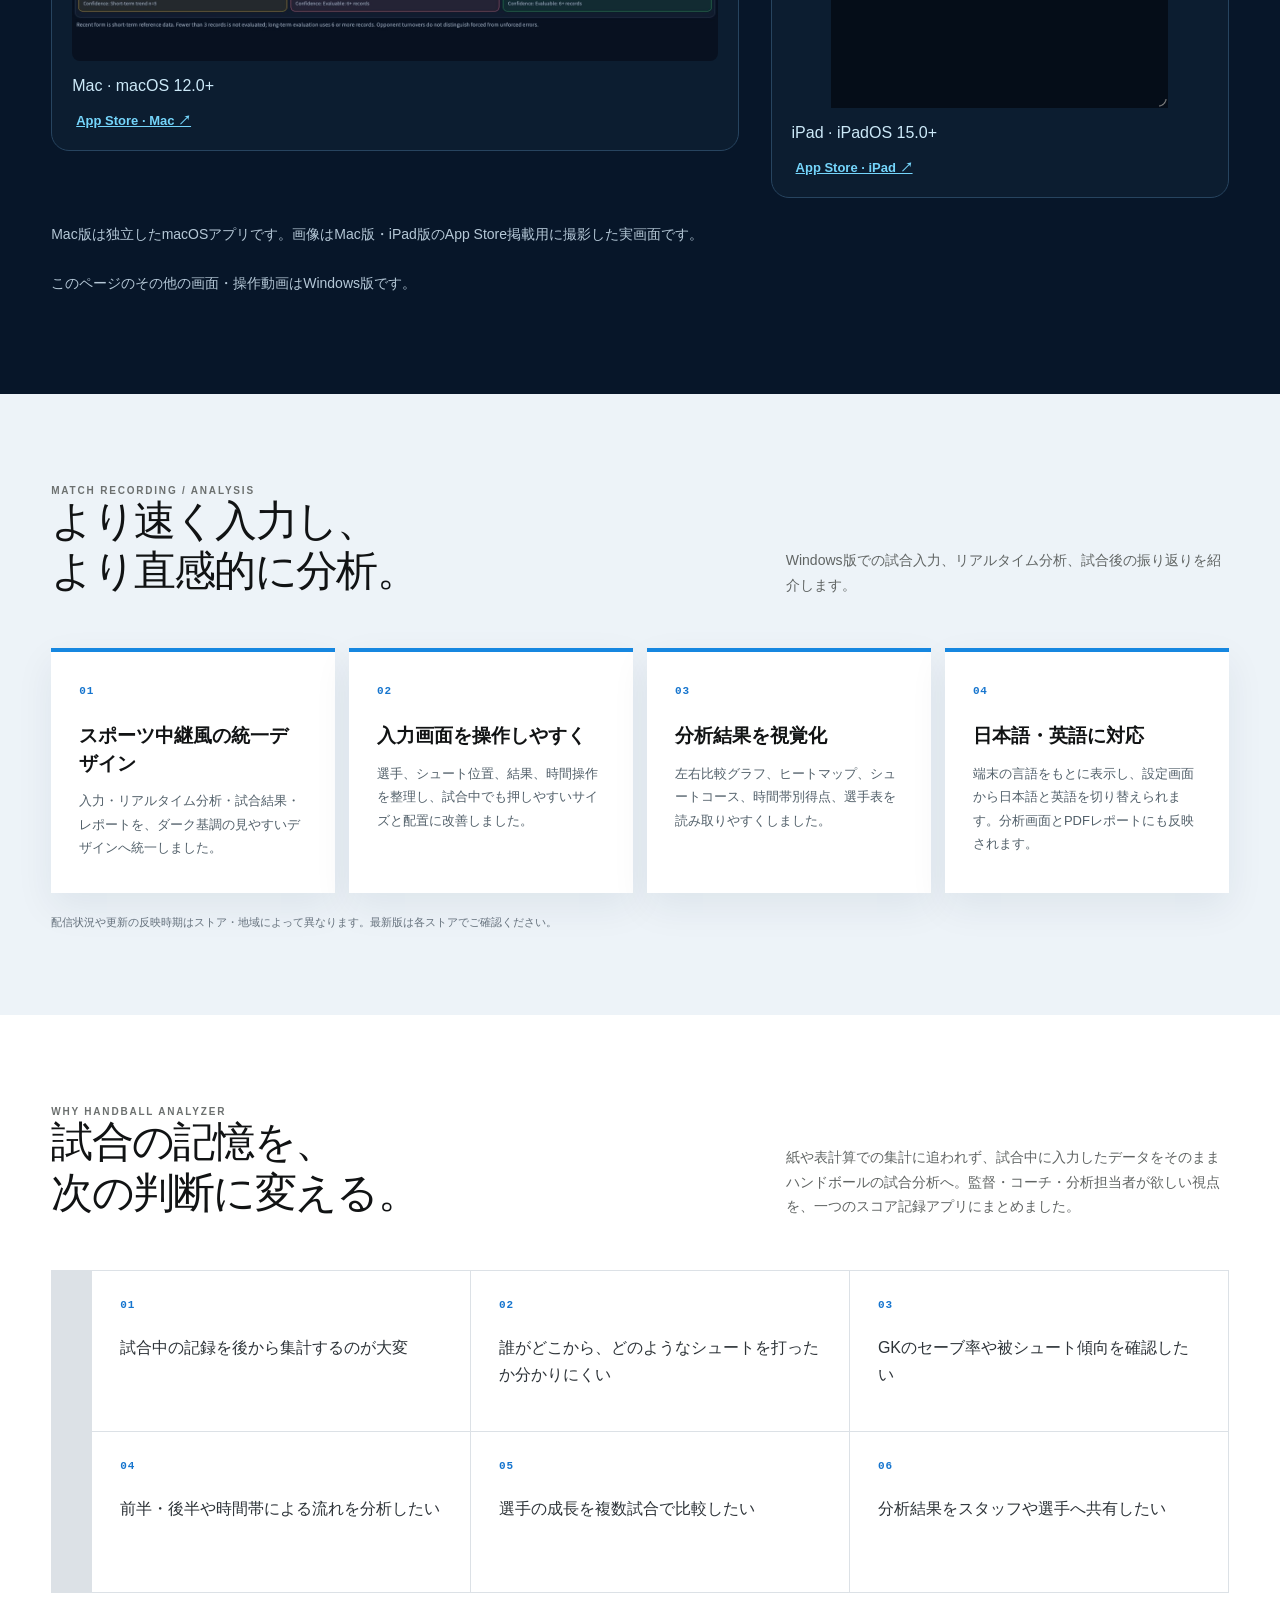
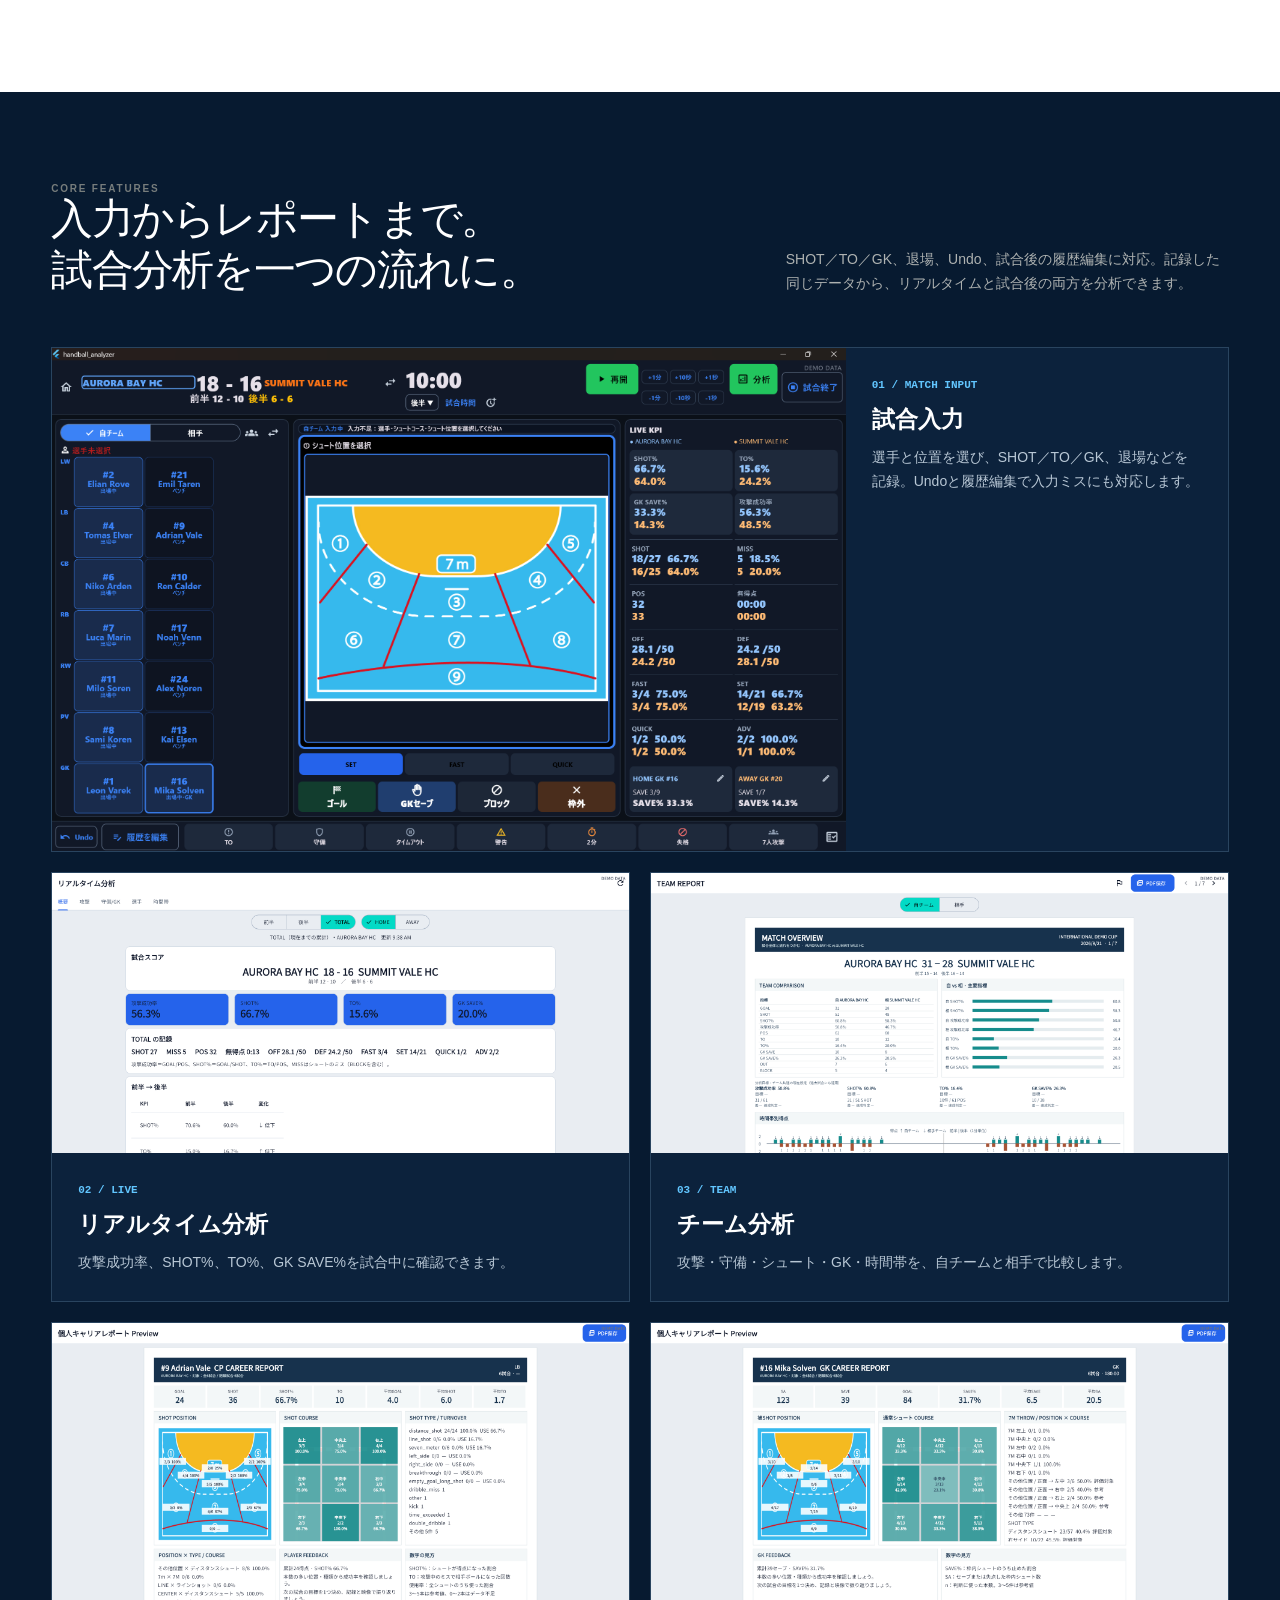
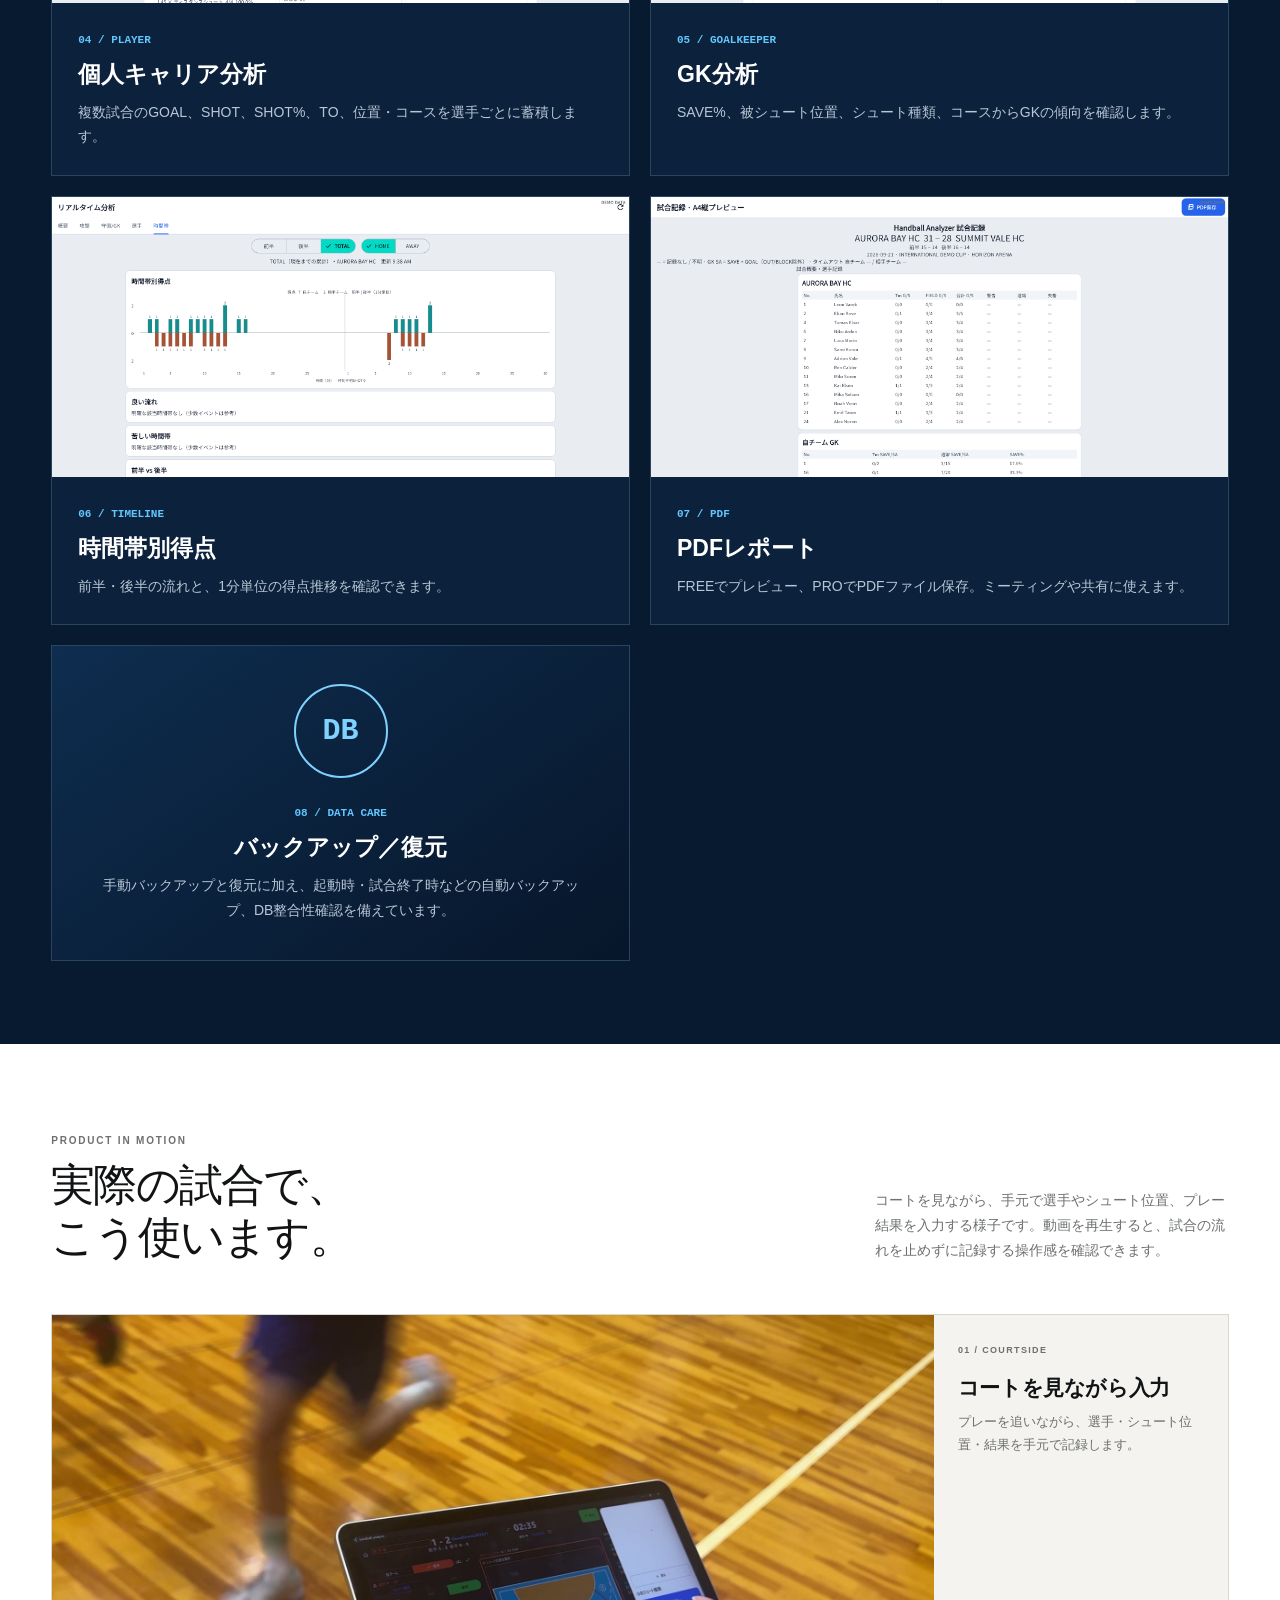
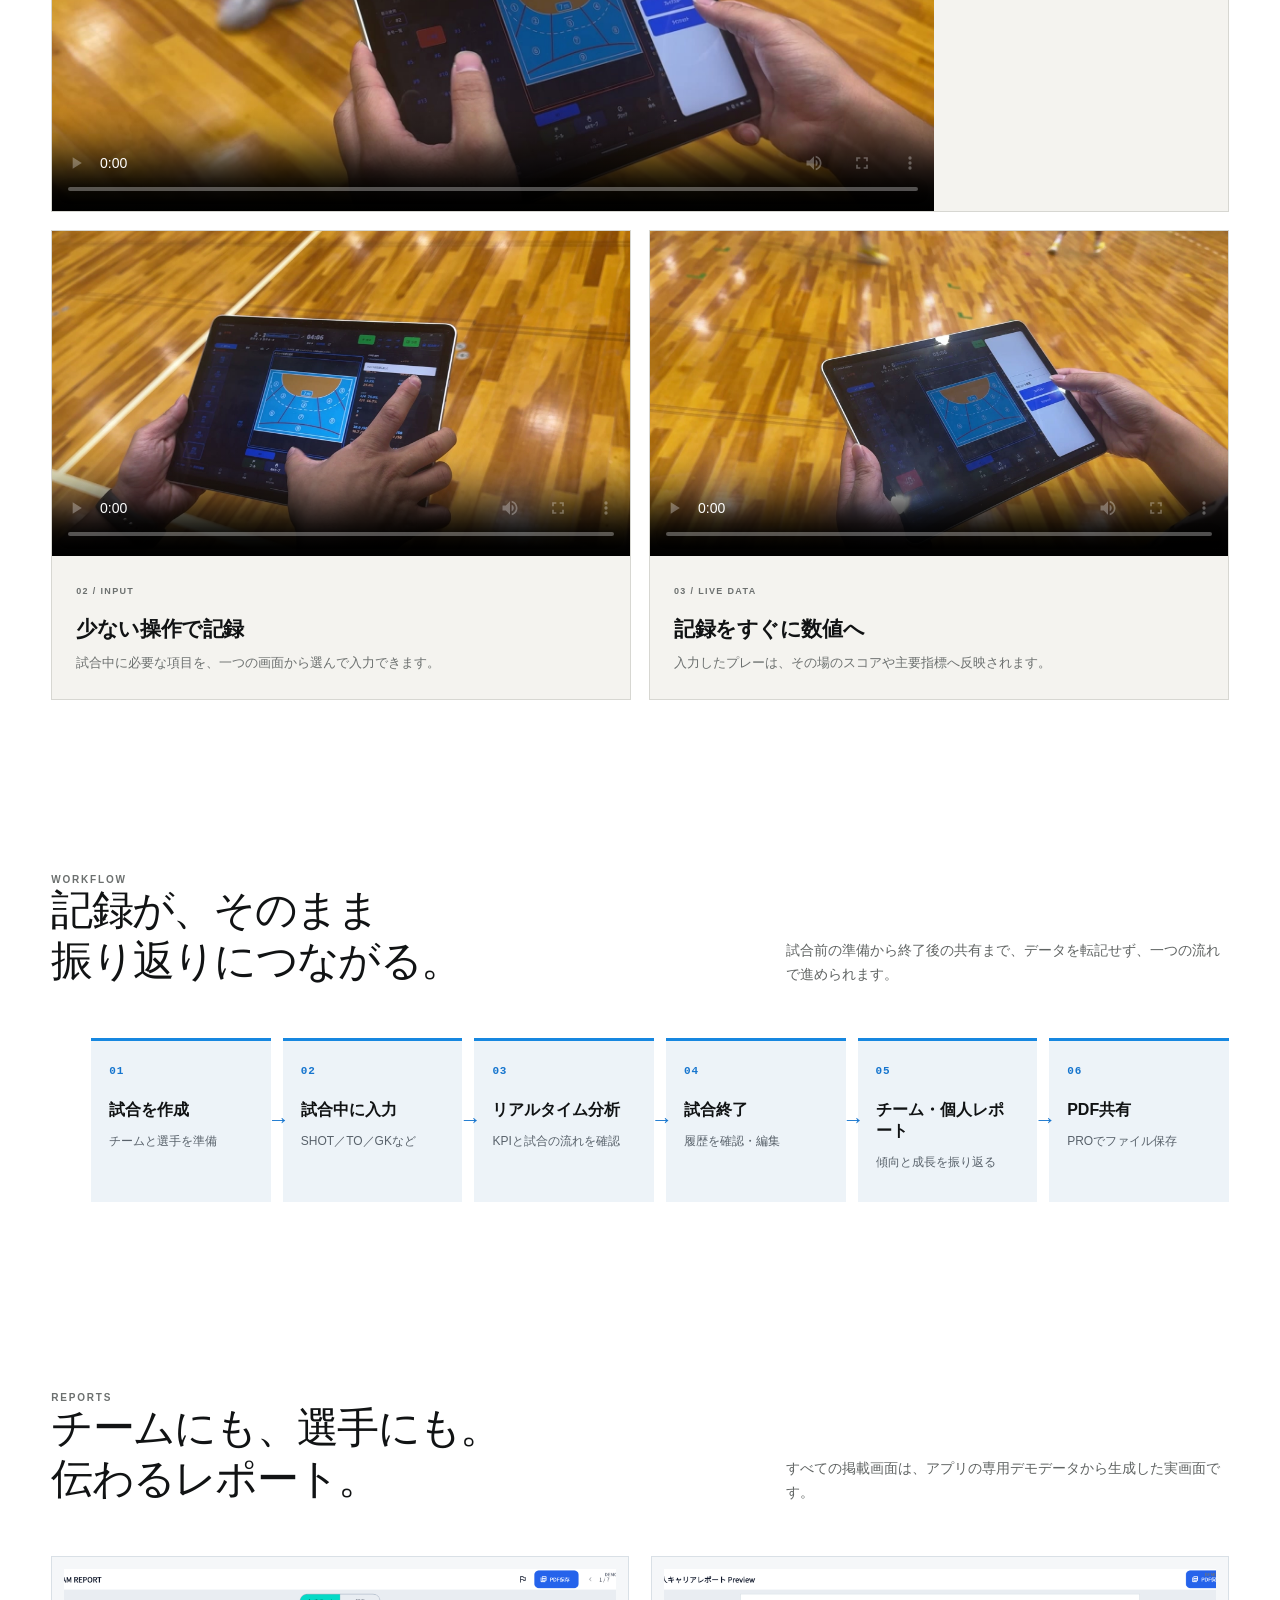
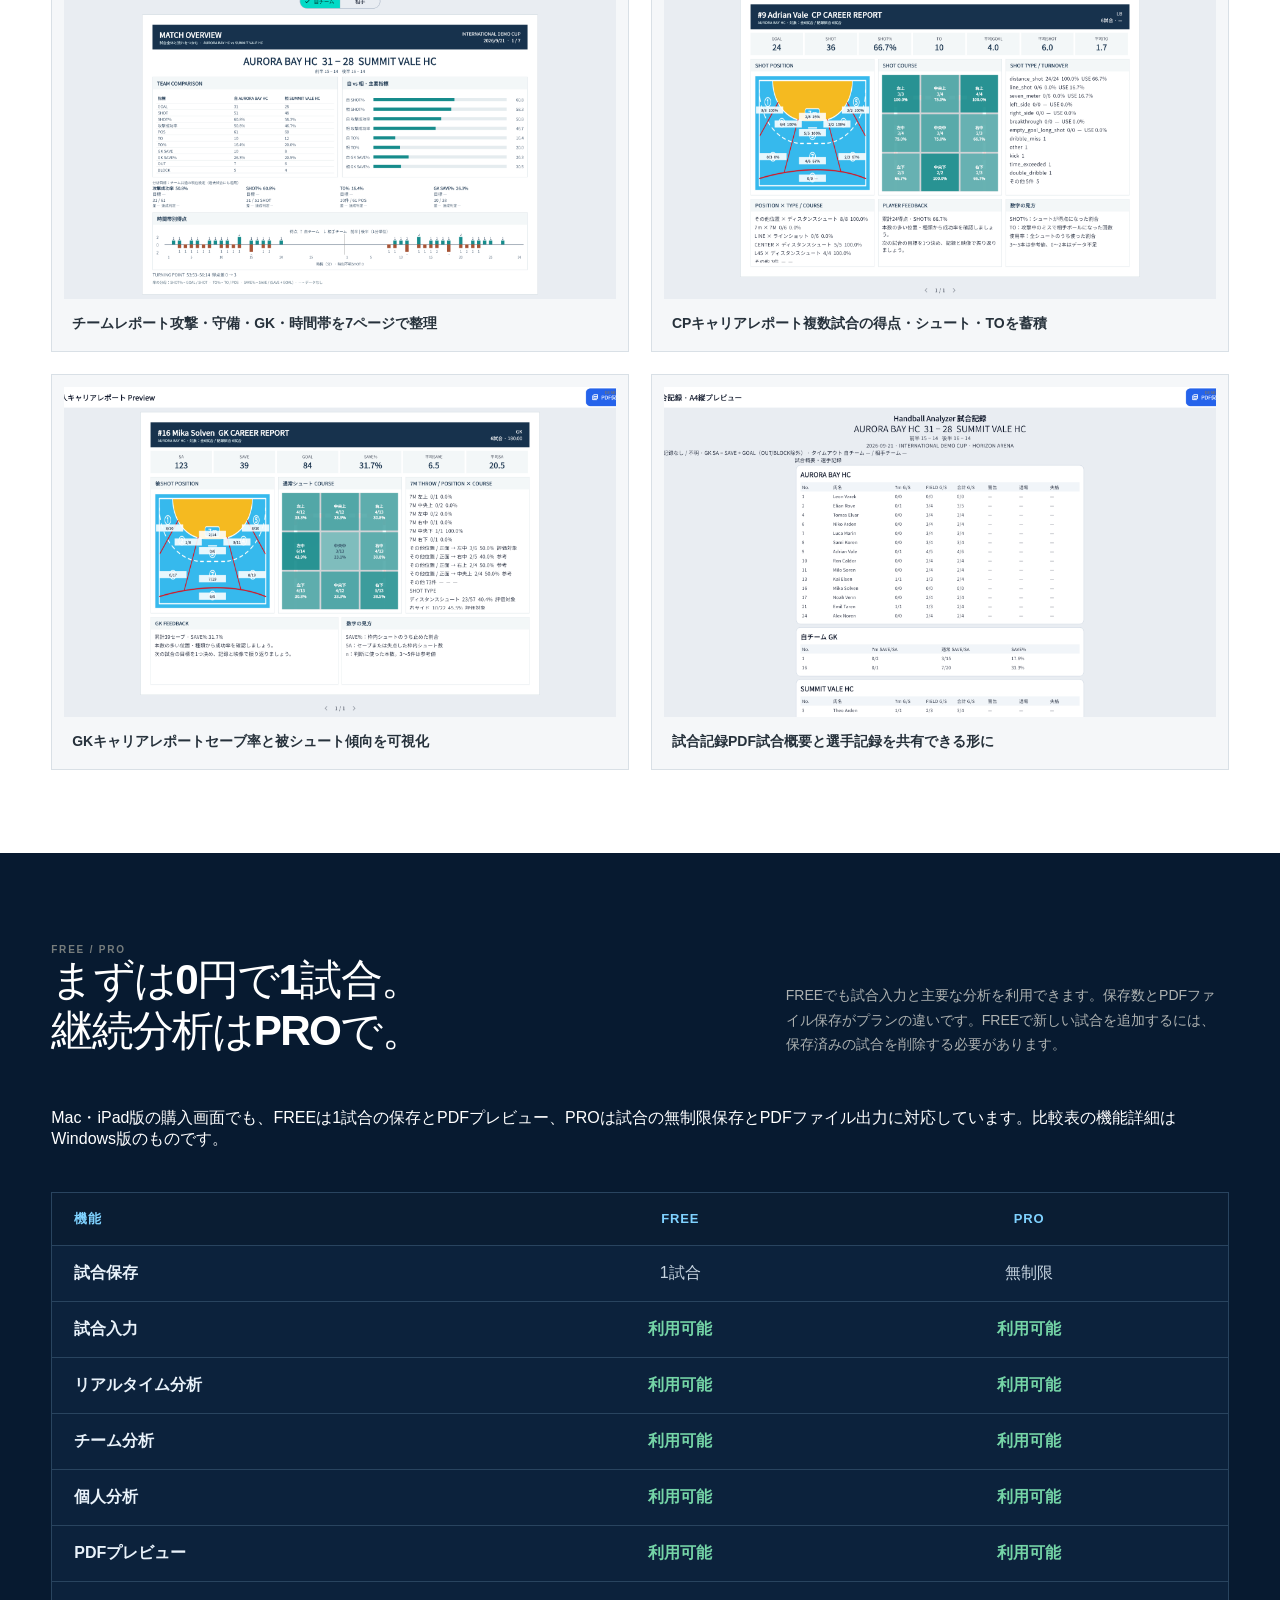
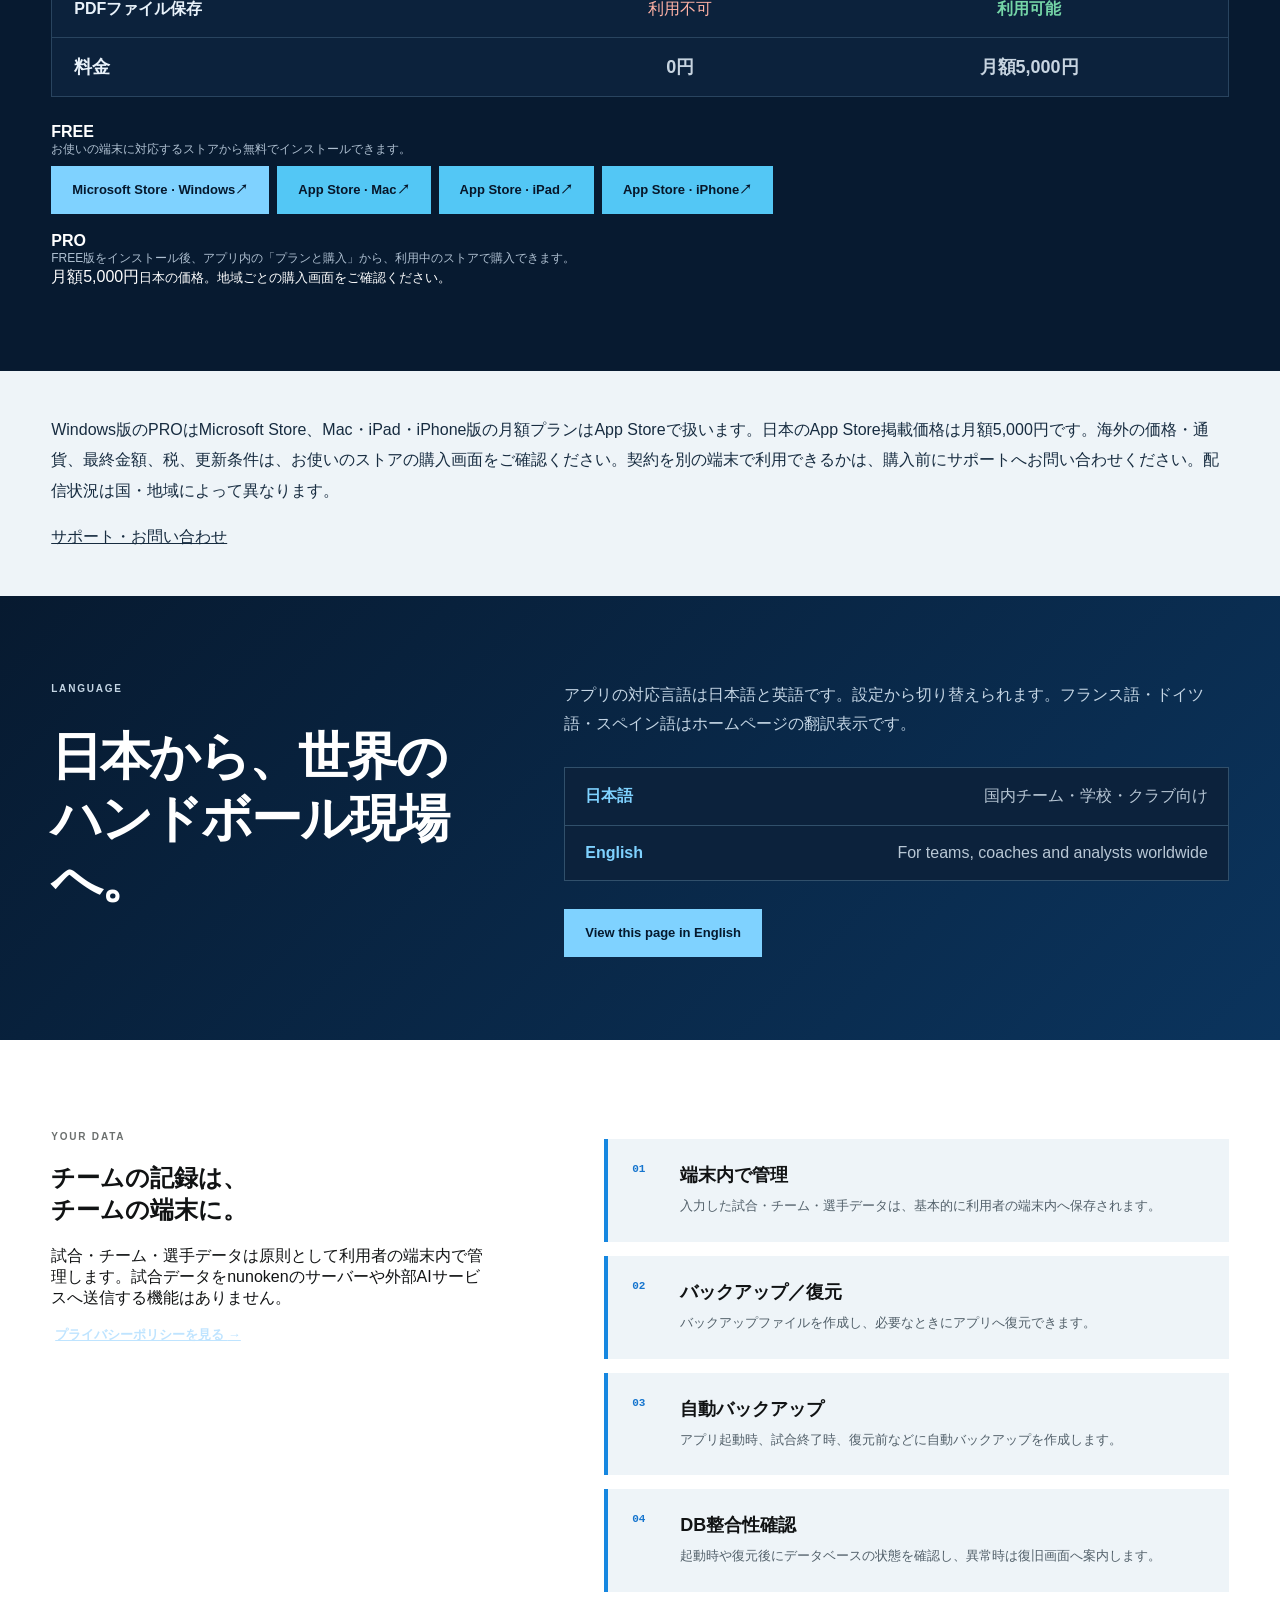
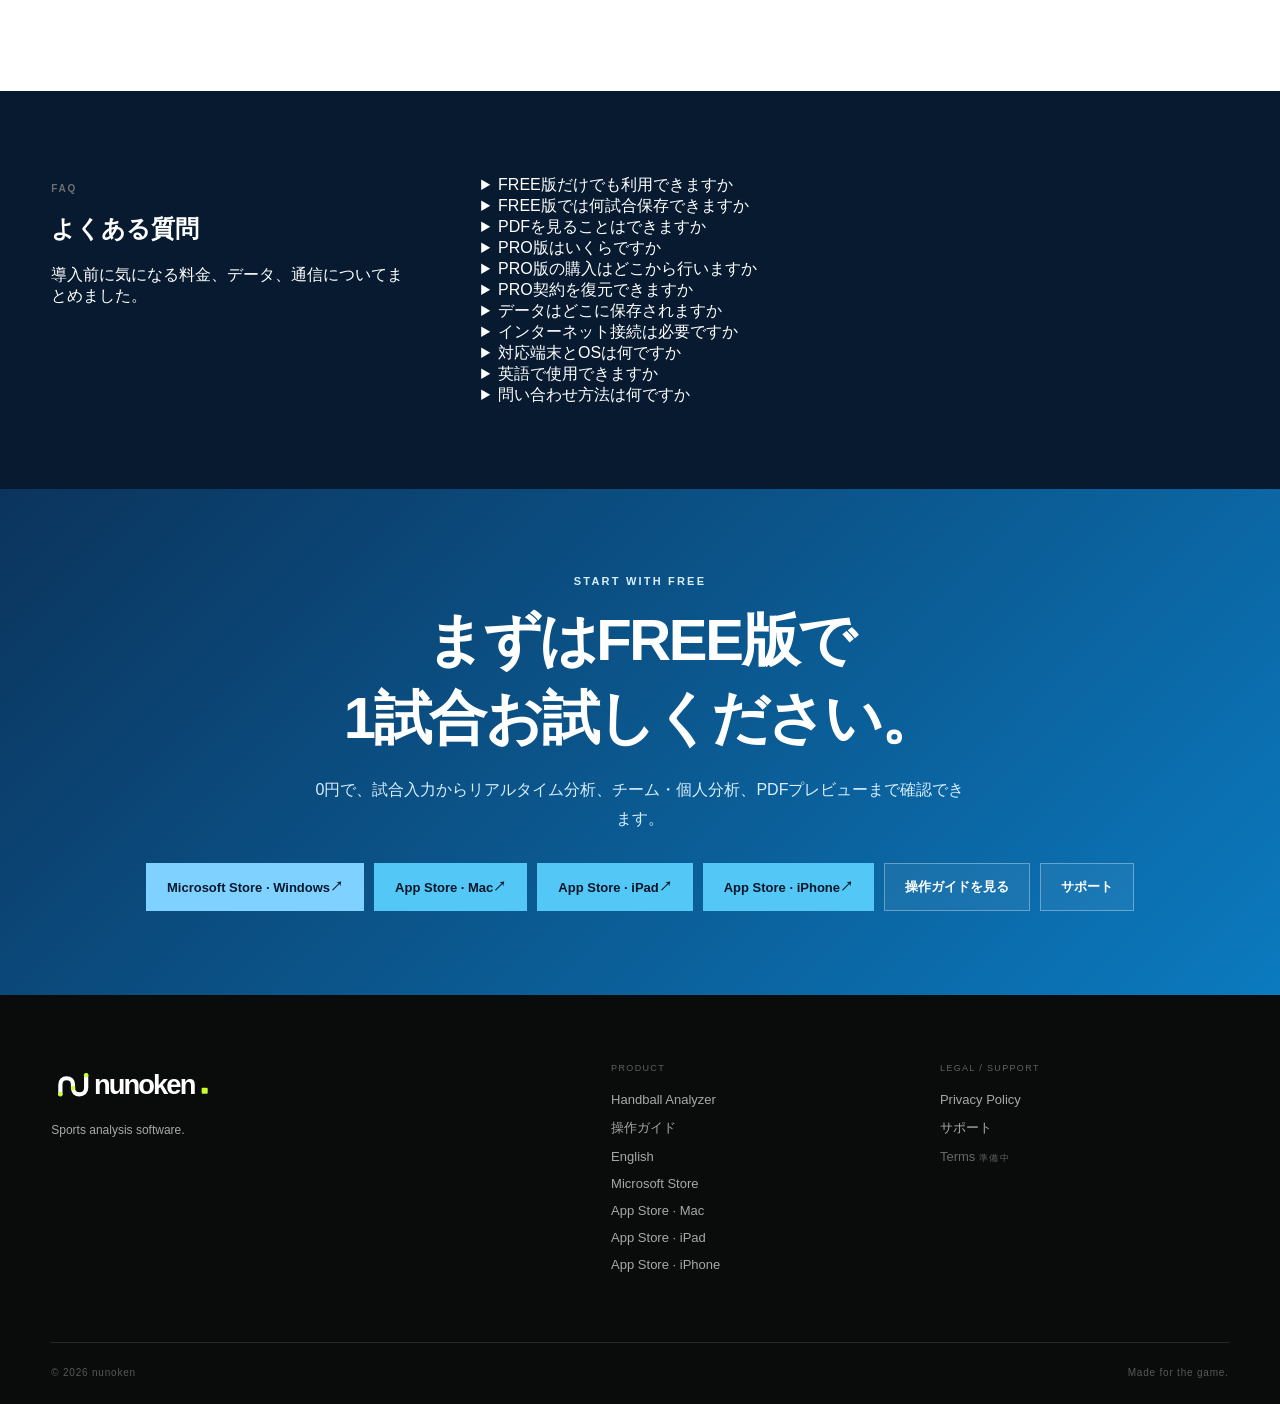
<file: handball-analyzer/index.html>
<!doctype html>
<html lang="ja">
<head>
  <meta charset="utf-8">
  <meta name="viewport" content="width=device-width, initial-scale=1">
  <title>Handball Analyzer｜ハンドボール試合分析・スコア記録アプリ | nunoken</title>
  <meta name="description" content="Handball Analyzerは、ハンドボールの試合分析、スコア記録、リアルタイム分析、チーム・個人・GK分析、PDFレポートを一つにまとめたWindows・Mac・iPad・iPhone対応アプリです。FREE版は0円で1試合保存できます。">
  <meta name="theme-color" content="#0d1422">
  <link rel="canonical" href="https://nunoken.com/handball-analyzer/">
  <link rel="alternate" hreflang="ja" href="https://nunoken.com/handball-analyzer/">
  <link rel="alternate" hreflang="en" href="https://nunoken.com/en/handball-analyzer/">
  <link rel="alternate" hreflang="x-default" href="https://nunoken.com/en/handball-analyzer/">
  <meta property="og:type" content="website"><meta property="og:locale" content="ja_JP"><meta property="og:site_name" content="nunoken">
  <meta property="og:title" content="Handball Analyzer｜試合中に記録。その場でチームを分析。">
  <meta property="og:description" content="ハンドボールの試合記録・リアルタイム分析・チーム／個人／GK分析・PDFレポートを一つに。Windows・Mac・iPad・iPhone対応。FREE版は0円。">
  <meta property="og:url" content="https://nunoken.com/handball-analyzer/">
  <meta property="og:image" content="https://nunokensurf.github.io/nunoken-website/assets/screenshots/01_match_recording_game7.png">
  <meta property="og:image:width" content="2190"><meta property="og:image:height" content="1389"><meta property="og:image:alt" content="Handball Analyzerの試合入力画面">
  <meta name="twitter:card" content="summary_large_image"><meta name="twitter:title" content="Handball Analyzer｜ハンドボール試合記録・分析アプリ">
  <meta name="twitter:description" content="試合中に記録。その場でチームを分析。Windows・Mac・iPad・iPhone対応。FREE版は0円。">
  <meta name="twitter:image" content="https://nunokensurf.github.io/nunoken-website/assets/screenshots/01_match_recording_game7.png">
  <script type="application/ld+json">
  {"@context":"https://schema.org","@type":"SoftwareApplication","name":"Handball Analyzer","inLanguage":["ja","en"],"applicationCategory":"SportsApplication","operatingSystem":"Windows 10, Windows 11, macOS 12.0 or later, iPadOS 15.0 or later, iOS 15.0 or later","description":"ハンドボールの試合記録、リアルタイム分析、チーム・個人・GK分析、PDFレポートを一つにまとめたWindows・Mac・iPad・iPhone対応アプリです。","url":"https://nunoken.com/handball-analyzer/","downloadUrl":["https://apps.microsoft.com/detail/9MTS5T4XZSMH?cid=nunoken_website","https://apps.apple.com/jp/app/handball-analyzer/id6832590990?platform=mac","https://apps.apple.com/jp/app/handball-analyzer/id6832590990?platform=ipad","https://apps.apple.com/jp/app/handball-analyzer/id6832590990?platform=iphone"],"publisher":{"@type":"Organization","name":"nunoken","url":"https://nunoken.com/"},"offers":{"@type":"Offer","price":"0","priceCurrency":"JPY","availability":"https://schema.org/InStock"}}
  </script>
  <link rel="stylesheet" href="../assets/styles.css?v=20261115"><script src="../assets/site.js?v=20261110" defer></script>
</head>
<body class="product-page sales-page">
  <a class="skip-link" href="#main">本文へ移動</a>
  <header class="site-header"><div class="container header-inner">
    <a class="wordmark" href="../" aria-label="nunoken ホーム"><img src="../brand/nunoken-logo-reverse.svg" alt="nunoken" width="560" height="140"></a>
    <nav class="site-nav" aria-label="メインナビゲーション"><a href="#whats-new">最新版</a><a href="#features">機能</a><a href="#pricing">料金</a><a href="guide/">操作ガイド</a></nav>
    <label class="language-picker"><span class="sr-only">言語を選択</span><select data-language-picker data-page="product" aria-label="言語を選択"><option value="ja">日本語</option><option value="en">English</option><option value="fr">Français</option><option value="de">Deutsch</option><option value="es">Español</option></select></label>
  </div></header>

  <main id="main">
    <section class="sales-hero section-dark" aria-labelledby="hero-title"><div class="container">
      <div class="product-kicker"><span class="product-identity"><img src="../brand/handball-analyzer-apple.jpg" alt="" width="48" height="48">Handball Analyzer</span><span>WINDOWS · MAC · IPAD · IPHONE</span></div>
      <div class="sales-hero-grid">
        <div class="sales-hero-copy">
          <p class="eyebrow">HANDBALL MATCH ANALYSIS</p><h1 id="hero-title">試合中に記録。<br><span>その場でチームを分析。</span></h1>
          <p class="hero-lead">Handball Analyzerは、ハンドボールの試合記録、リアルタイム分析、チーム・個人分析、PDFレポートを一つにまとめたWindows・Mac・iPad・iPhone対応アプリです。</p>
          <div class="hero-badges" aria-label="対応環境と料金"><span>日本語／English</span><span>Windows / Mac / iPad / iPhone</span><span>FREE 0円</span></div>
          <div class="cta-row"><a class="button button-store" href="https://apps.microsoft.com/detail/9MTS5T4XZSMH?cid=nunoken_website" target="_blank" rel="noopener">Microsoft Store · Windows <span aria-hidden="true">↗</span></a><a class="button button-apple" href="https://apps.apple.com/jp/app/handball-analyzer/id6832590990?platform=mac" target="_blank" rel="noopener">App Store · Mac <span aria-hidden="true">↗</span></a><a class="button button-apple" href="https://apps.apple.com/jp/app/handball-analyzer/id6832590990?platform=ipad" target="_blank" rel="noopener">App Store · iPad <span aria-hidden="true">↗</span></a><a class="button button-apple" href="https://apps.apple.com/jp/app/handball-analyzer/id6832590990?platform=iphone" target="_blank" rel="noopener">App Store · iPhone <span aria-hidden="true">↗</span></a><a class="button button-secondary" href="guide/">操作方法を見る</a><a class="text-cta" href="#pricing">FREE／PROを比較</a></div>
          <p class="store-note">iPhone版をApp Storeで配信中です。 WindowsはMicrosoft Store、Mac・iPad・iPhoneはApp Storeからインストールできます。PROはアプリ内の月額プランです。</p>
        </div>
        <figure class="sales-hero-visual"><div class="app-window-bar"><span>LIVE MATCH · DEMO DATA</span><span>18 — 16</span></div><img src="../assets/screenshots/01_match_recording_game7.png" alt="Handball Analyzerの試合入力画面。選手、シュート位置、プレー結果、リアルタイム指標を一画面に表示" width="2190" height="1389"><figcaption>Windows版の実画面（デモデータ）</figcaption></figure>
      </div>
    </div></section>

    <section id="platforms" class="section-pad platform-section"><div class="container">
 <p class="section-index">WINDOWS / MAC / IPAD / IPHONE</p><h2>使う端末に合わせて。</h2>
 <p>Windows 10／11 · macOS 12.0以降 · iPadOS 15.0以降 · iOS 15.0以降。</p>
 <p>iPad・iPhone版は1.2.2です。Windows・Macの配信情報は、各端末のストアでご確認ください。</p>
 <div class="apple-device-grid">
 <figure><img src="../assets/screenshots/apple-mac-analysis.jpg" alt="Mac版のリアルタイム分析画面（デモデータ）" width="1440" height="900" loading="lazy"><figcaption>Mac · macOS 12.0+</figcaption><a class="text-cta" href="https://apps.apple.com/jp/app/handball-analyzer/id6832590990?platform=mac" target="_blank" rel="noopener">App Store · Mac ↗</a></figure>
 <figure><img src="../assets/screenshots/apple-ipad-home.jpg" alt="iPad版のホーム画面" width="2064" height="2752" loading="lazy"><figcaption>iPad · iPadOS 15.0+</figcaption><a class="text-cta" href="https://apps.apple.com/jp/app/handball-analyzer/id6832590990?platform=ipad" target="_blank" rel="noopener">App Store · iPad ↗</a></figure>
 </div><p class="platform-note">Mac版は独立したmacOSアプリです。画像はMac版・iPad版のApp Store掲載用に撮影した実画面です。</p>
 <p class="platform-note">このページのその他の画面・操作動画はWindows版です。</p>
 </div></section>
    <section id="whats-new" class="section-pad release-section" aria-labelledby="release-title"><div class="container">
      <div class="section-heading"><div><p class="section-index">MATCH RECORDING / ANALYSIS</p><h2 id="release-title">より速く入力し、<br>より直感的に分析。</h2></div><p>Windows版での試合入力、リアルタイム分析、試合後の振り返りを紹介します。</p></div>
      <div class="release-grid">
        <article><span>01</span><h3>スポーツ中継風の統一デザイン</h3><p>入力・リアルタイム分析・試合結果・レポートを、ダーク基調の見やすいデザインへ統一しました。</p></article>
        <article><span>02</span><h3>入力画面を操作しやすく</h3><p>選手、シュート位置、結果、時間操作を整理し、試合中でも押しやすいサイズと配置に改善しました。</p></article>
        <article><span>03</span><h3>分析結果を視覚化</h3><p>左右比較グラフ、ヒートマップ、シュートコース、時間帯別得点、選手表を読み取りやすくしました。</p></article>
        <article><span>04</span><h3>日本語・英語に対応</h3><p>端末の言語をもとに表示し、設定画面から日本語と英語を切り替えられます。分析画面とPDFレポートにも反映されます。</p></article>
      </div>
      <p class="release-note">配信状況や更新の反映時期はストア・地域によって異なります。最新版は各ストアでご確認ください。</p>
    </div></section>

    <section class="section-pad problem-section" aria-labelledby="problems-title"><div class="container">
      <div class="section-heading"><div><p class="section-index">WHY HANDBALL ANALYZER</p><h2 id="problems-title">試合の記憶を、<br>次の判断に変える。</h2></div><p>紙や表計算での集計に追われず、試合中に入力したデータをそのままハンドボールの試合分析へ。監督・コーチ・分析担当者が欲しい視点を、一つのスコア記録アプリにまとめました。</p></div>
      <ul class="problem-grid"><li><span>01</span>試合中の記録を後から集計するのが大変</li><li><span>02</span>誰がどこから、どのようなシュートを打ったか分かりにくい</li><li><span>03</span>GKのセーブ率や被シュート傾向を確認したい</li><li><span>04</span>前半・後半や時間帯による流れを分析したい</li><li><span>05</span>選手の成長を複数試合で比較したい</li><li><span>06</span>分析結果をスタッフや選手へ共有したい</li></ul>
    </div></section>

    <section id="features" class="section-pad sales-feature-section section-dark" aria-labelledby="features-title"><div class="container">
      <div class="section-heading inverse"><div><p class="section-index light">CORE FEATURES</p><h2 id="features-title">入力からレポートまで。<br>試合分析を一つの流れに。</h2></div><p>SHOT／TO／GK、退場、Undo、試合後の履歴編集に対応。記録した同じデータから、リアルタイムと試合後の両方を分析できます。</p></div>
      <div class="feature-card-grid">
        <article class="feature-card feature-card-wide"><img src="../assets/screenshots/01_match_recording_game7.png" alt="選手、シュート位置、種類、結果を入力する試合記録画面" width="2190" height="1389" loading="lazy" decoding="async"><div><span>01 / MATCH INPUT</span><h3>試合入力</h3><p>選手と位置を選び、SHOT／TO／GK、退場などを記録。Undoと履歴編集で入力ミスにも対応します。</p></div></article>
        <article class="feature-card"><img src="../assets/screenshots/02_realtime_analysis_game7.png" alt="スコア、攻撃成功率、シュート率、ターンオーバー率、GKセーブ率を表示するリアルタイム分析画面" width="1920" height="1080" loading="lazy" decoding="async"><div><span>02 / LIVE</span><h3>リアルタイム分析</h3><p>攻撃成功率、SHOT%、TO%、GK SAVE%を試合中に確認できます。</p></div></article>
        <article class="feature-card"><img src="../assets/screenshots/04_team_report_overview_game6.png" alt="自チームと相手の主要指標、時間帯別得点を比較するチームレポート" width="1920" height="1080" loading="lazy" decoding="async"><div><span>03 / TEAM</span><h3>チーム分析</h3><p>攻撃・守備・シュート・GK・時間帯を、自チームと相手で比較します。</p></div></article>
        <article class="feature-card"><img src="../assets/screenshots/08_career_adrian_vale.png" alt="デモ選手の得点、シュート率、位置、コースを表示するCPキャリアレポート" width="1920" height="1080" loading="lazy" decoding="async"><div><span>04 / PLAYER</span><h3>個人キャリア分析</h3><p>複数試合のGOAL、SHOT、SHOT%、TO、位置・コースを選手ごとに蓄積します。</p></div></article>
        <article class="feature-card"><img src="../assets/screenshots/09_career_mika_solven.png" alt="デモGKのセーブ率、被シュート位置、コースを表示するGKキャリアレポート" width="1920" height="1080" loading="lazy" decoding="async"><div><span>05 / GOALKEEPER</span><h3>GK分析</h3><p>SAVE%、被シュート位置、シュート種類、コースからGKの傾向を確認します。</p></div></article>
        <article class="feature-card"><img src="../assets/screenshots/03_timeline_analysis_game7.png" alt="前半・後半を1分単位で比較する時間帯別得点分析画面" width="1920" height="1080" loading="lazy" decoding="async"><div><span>06 / TIMELINE</span><h3>時間帯別得点</h3><p>前半・後半の流れと、1分単位の得点推移を確認できます。</p></div></article>
        <article class="feature-card"><img src="../assets/screenshots/10_match_record_preview_game6_page1.png" alt="試合概要と選手記録を表示する試合記録PDFプレビュー" width="1920" height="1080" loading="lazy" decoding="async"><div><span>07 / PDF</span><h3>PDFレポート</h3><p>FREEでプレビュー、PROでPDFファイル保存。ミーティングや共有に使えます。</p></div></article>
        <article class="feature-card feature-card-text"><div class="data-symbol" aria-hidden="true">DB</div><div><span>08 / DATA CARE</span><h3>バックアップ／復元</h3><p>手動バックアップと復元に加え、起動時・試合終了時などの自動バックアップ、DB整合性確認を備えています。</p></div></article>
      </div>
    </div></section>

    <section id="videos" class="video-section section-pad" aria-labelledby="video-title">
      <div class="container">
        <div class="video-heading">
          <div class="video-copy"><p class="section-index">PRODUCT IN MOTION</p><h2 id="video-title">実際の試合で、<br>こう使います。</h2></div>
          <p>コートを見ながら、手元で選手やシュート位置、プレー結果を入力する様子です。動画を再生すると、試合の流れを止めずに記録する操作感を確認できます。</p>
        </div>
        <div class="operation-videos">
          <article class="operation-video featured-video">
            <video controls playsinline preload="metadata" poster="../assets/videos/operation-01-poster.jpg" aria-label="試合を見ながらHandball Analyzerへプレーを入力する様子"><source src="../assets/videos/operation-01.mp4" type="video/mp4">お使いのブラウザは動画再生に対応していません。</video>
            <div><span>01 / COURTSIDE</span><h3>コートを見ながら入力</h3><p>プレーを追いながら、選手・シュート位置・結果を手元で記録します。</p></div>
          </article>
          <article class="operation-video">
            <video controls playsinline preload="metadata" poster="../assets/videos/operation-02-poster.jpg" aria-label="Handball Analyzerで試合中の記録を入力する手元の様子"><source src="../assets/videos/operation-02.mp4" type="video/mp4">お使いのブラウザは動画再生に対応していません。</video>
            <div><span>02 / INPUT</span><h3>少ない操作で記録</h3><p>試合中に必要な項目を、一つの画面から選んで入力できます。</p></div>
          </article>
          <article class="operation-video">
            <video controls playsinline preload="metadata" poster="../assets/videos/operation-03-poster.jpg" aria-label="Handball Analyzerを体育館で操作している様子"><source src="../assets/videos/operation-03.mp4" type="video/mp4">お使いのブラウザは動画再生に対応していません。</video>
            <div><span>03 / LIVE DATA</span><h3>記録をすぐに数値へ</h3><p>入力したプレーは、その場のスコアや主要指標へ反映されます。</p></div>
          </article>
        </div>
      </div>
    </section>

    <section id="workflow" class="section-pad use-flow-section" aria-labelledby="workflow-title"><div class="container">
      <div class="section-heading"><div><p class="section-index">WORKFLOW</p><h2 id="workflow-title">記録が、そのまま<br>振り返りにつながる。</h2></div><p>試合前の準備から終了後の共有まで、データを転記せず、一つの流れで進められます。</p></div>
      <ol class="sales-flow"><li><span>01</span><strong>試合を作成</strong><small>チームと選手を準備</small></li><li><span>02</span><strong>試合中に入力</strong><small>SHOT／TO／GKなど</small></li><li><span>03</span><strong>リアルタイム分析</strong><small>KPIと試合の流れを確認</small></li><li><span>04</span><strong>試合終了</strong><small>履歴を確認・編集</small></li><li><span>05</span><strong>チーム・個人レポート</strong><small>傾向と成長を振り返る</small></li><li><span>06</span><strong>PDF共有</strong><small>PROでファイル保存</small></li></ol>
    </div></section>

    <section id="reports" class="section-pad sales-report-section" aria-labelledby="reports-title"><div class="container">
      <div class="section-heading"><div><p class="section-index">REPORTS</p><h2 id="reports-title">チームにも、選手にも。<br>伝わるレポート。</h2></div><p>すべての掲載画面は、アプリの専用デモデータから生成した実画面です。</p></div>
      <div class="report-showcase-grid">
        <figure><img src="../assets/screenshots/04_team_report_overview_game6.png" alt="チームレポートの試合概要と時間帯別得点" width="1920" height="1080" loading="lazy" decoding="async"><figcaption><strong>チームレポート</strong><span>攻撃・守備・GK・時間帯を7ページで整理</span></figcaption></figure>
        <figure><img src="../assets/screenshots/08_career_adrian_vale.png" alt="デモ選手のCPキャリアレポート" width="1920" height="1080" loading="lazy" decoding="async"><figcaption><strong>CPキャリアレポート</strong><span>複数試合の得点・シュート・TOを蓄積</span></figcaption></figure>
        <figure><img src="../assets/screenshots/09_career_mika_solven.png" alt="デモGKのGKキャリアレポート" width="1920" height="1080" loading="lazy" decoding="async"><figcaption><strong>GKキャリアレポート</strong><span>セーブ率と被シュート傾向を可視化</span></figcaption></figure>
        <figure><img src="../assets/screenshots/10_match_record_preview_game6_page1.png" alt="試合記録PDFプレビューの1ページ目" width="1920" height="1080" loading="lazy" decoding="async"><figcaption><strong>試合記録PDF</strong><span>試合概要と選手記録を共有できる形に</span></figcaption></figure>
      </div>
    </div></section>

    <section id="pricing" class="section-pad comparison-section section-dark" aria-labelledby="pricing-title"><div class="container">
      <div class="section-heading inverse"><div><p class="section-index light">FREE / PRO</p><h2 id="pricing-title">まずは0円で1試合。<br>継続分析はPROで。</h2></div><p>FREEでも試合入力と主要な分析を利用できます。保存数とPDFファイル保存がプランの違いです。FREEで新しい試合を追加するには、保存済みの試合を削除する必要があります。</p></div>
      <p>Mac・iPad版の購入画面でも、FREEは1試合の保存とPDFプレビュー、PROは試合の無制限保存とPDFファイル出力に対応しています。比較表の機能詳細はWindows版のものです。</p><div class="comparison-wrap" tabindex="0" role="region" aria-label="FREEとPROの機能比較表"><table class="comparison-table">
        <thead><tr><th scope="col">機能</th><th scope="col">FREE</th><th scope="col">PRO</th></tr></thead>
        <tbody><tr><th scope="row">試合保存</th><td>1試合</td><td>無制限</td></tr><tr><th scope="row">試合入力</th><td><span class="table-check">利用可能</span></td><td><span class="table-check">利用可能</span></td></tr><tr><th scope="row">リアルタイム分析</th><td><span class="table-check">利用可能</span></td><td><span class="table-check">利用可能</span></td></tr><tr><th scope="row">チーム分析</th><td><span class="table-check">利用可能</span></td><td><span class="table-check">利用可能</span></td></tr><tr><th scope="row">個人分析</th><td><span class="table-check">利用可能</span></td><td><span class="table-check">利用可能</span></td></tr><tr><th scope="row">PDFプレビュー</th><td><span class="table-check">利用可能</span></td><td><span class="table-check">利用可能</span></td></tr><tr><th scope="row">PDFファイル保存</th><td><span class="table-no">利用不可</span></td><td><span class="table-check">利用可能</span></td></tr><tr class="price-row"><th scope="row">料金</th><td><strong>0円</strong></td><td><strong>月額5,000円</strong></td></tr></tbody>
      </table></div>
      <div class="plan-actions"><div><strong>FREE</strong><p>お使いの端末に対応するストアから無料でインストールできます。</p><a class="button button-store" href="https://apps.microsoft.com/detail/9MTS5T4XZSMH?cid=nunoken_website" target="_blank" rel="noopener">Microsoft Store · Windows <span aria-hidden="true">↗</span></a><a class="button button-apple" href="https://apps.apple.com/jp/app/handball-analyzer/id6832590990?platform=mac" target="_blank" rel="noopener">App Store · Mac <span aria-hidden="true">↗</span></a><a class="button button-apple" href="https://apps.apple.com/jp/app/handball-analyzer/id6832590990?platform=ipad" target="_blank" rel="noopener">App Store · iPad <span aria-hidden="true">↗</span></a><a class="button button-apple" href="https://apps.apple.com/jp/app/handball-analyzer/id6832590990?platform=iphone" target="_blank" rel="noopener">App Store · iPhone <span aria-hidden="true">↗</span></a></div><div><strong>PRO</strong><p>FREE版をインストール後、アプリ内の「プランと購入」から、利用中のストアで購入できます。</p><span>月額5,000円</span><small>日本の価格。地域ごとの購入画面をご確認ください。</small></div></div>
    </div></section>

    <section class="purchase-conditions"><div class="container"><p>Windows版のPROはMicrosoft Store、Mac・iPad・iPhone版の月額プランはApp Storeで扱います。日本のApp Store掲載価格は月額5,000円です。海外の価格・通貨、最終金額、税、更新条件は、お使いのストアの購入画面をご確認ください。契約を別の端末で利用できるかは、購入前にサポートへお問い合わせください。配信状況は国・地域によって異なります。</p><p><a href="../handball-analyzer/support/">サポート・お問い合わせ</a></p></div></section>
    <section id="languages" class="section-pad language-section" aria-labelledby="languages-title"><div class="container language-panel">
      <div><p class="section-index">LANGUAGE</p><h2 id="languages-title">日本から、世界の<br>ハンドボール現場へ。</h2></div>
      <div><p>アプリの対応言語は日本語と英語です。設定から切り替えられます。フランス語・ドイツ語・スペイン語はホームページの翻訳表示です。</p><ul><li><strong>日本語</strong><span>国内チーム・学校・クラブ向け</span></li><li><strong>English</strong><span>For teams, coaches and analysts worldwide</span></li></ul><a class="button button-store" href="../en/handball-analyzer/" lang="en" hreflang="en">View this page in English</a></div>
    </div></section>

    <section id="data" class="section-pad data-trust-section" aria-labelledby="data-title"><div class="container data-trust-grid">
      <div><p class="section-index">YOUR DATA</p><h2 id="data-title">チームの記録は、<br>チームの端末に。</h2><p>試合・チーム・選手データは原則として利用者の端末内で管理します。試合データをnunokenのサーバーや外部AIサービスへ送信する機能はありません。</p><a class="text-cta" href="../privacy/">プライバシーポリシーを見る <span aria-hidden="true">→</span></a></div>
      <ul class="trust-list"><li><span>01</span><div><strong>端末内で管理</strong><p>入力した試合・チーム・選手データは、基本的に利用者の端末内へ保存されます。</p></div></li><li><span>02</span><div><strong>バックアップ／復元</strong><p>バックアップファイルを作成し、必要なときにアプリへ復元できます。</p></div></li><li><span>03</span><div><strong>自動バックアップ</strong><p>アプリ起動時、試合終了時、復元前などに自動バックアップを作成します。</p></div></li><li><span>04</span><div><strong>DB整合性確認</strong><p>起動時や復元後にデータベースの状態を確認し、異常時は復旧画面へ案内します。</p></div></li></ul>
    </div></section>

    <section id="faq" class="section-pad sales-faq-section" aria-labelledby="faq-title"><div class="container faq-layout">
      <div><p class="section-index">FAQ</p><h2 id="faq-title">よくある質問</h2><p>導入前に気になる料金、データ、通信についてまとめました。</p></div>
      <div class="faq-list">
        <details><summary>FREE版だけでも利用できますか</summary><p>はい。試合入力、リアルタイム分析、チーム分析、個人分析、PDFプレビューなどの主要機能を利用できます。</p></details>
        <details><summary>FREE版では何試合保存できますか</summary><p>保存できる試合は1試合です。継続して複数試合を保存する場合はPROをご利用ください。</p></details>
        <details><summary>PDFを見ることはできますか</summary><p>FREEでもPDFレポートをアプリ内でプレビューできます。PDFファイルとして保存する機能はPROで利用できます。</p></details>
        <details><summary>PRO版はいくらですか</summary><p>日本では月額5,000円です。地域ごとの通貨・価格は購入画面でご確認ください。</p></details>
        <details><summary>PRO版の購入はどこから行いますか</summary><p>端末に対応するストアからFREE版をインストールし、アプリ内の「プランと購入」画面から購入します。</p></details>
        <details><summary>PRO契約を復元できますか</summary><p>はい。「購入済みライセンスを復元」から、購入時のストアアカウントで有効なPROライセンスを確認できます。</p></details>
        <details><summary>データはどこに保存されますか</summary><p>試合・チーム・選手データは基本的に利用者の端末内へ保存されます。手動・自動バックアップも利用できます。</p></details>
        <details><summary>インターネット接続は必要ですか</summary><p>試合入力やローカル分析は端末内で行います。アプリのインストール、PROの購入、購入状態の更新・復元には購入に利用するストアへの接続が必要です。</p></details>
        <details><summary>対応端末とOSは何ですか</summary><p>Windows 10／11、macOS 12.0以降のMac、iPadOS 15.0以降のiPad、iOS 15.0以降のiPhoneに対応しています。</p></details>
        <details><summary>英語で使用できますか</summary><p>はい。アプリは日本語と英語に対応しています。設定画面から表示言語を切り替えられ、対応済みの分析画面とPDFレポートにも反映されます。</p></details>
        <details><summary>問い合わせ方法は何ですか</summary><p><a href="/handball-analyzer/support/">サポートページ</a>をご確認ください。</p></details>
      </div>
    </div></section>

    <section class="final-sales-cta section-pad section-dark" aria-labelledby="cta-title"><div class="container"><p class="eyebrow">START WITH FREE</p><h2 id="cta-title">まずはFREE版で<br>1試合お試しください。</h2><p>0円で、試合入力からリアルタイム分析、チーム・個人分析、PDFプレビューまで確認できます。</p><div class="cta-row cta-row-center"><a class="button button-store" href="https://apps.microsoft.com/detail/9MTS5T4XZSMH?cid=nunoken_website" target="_blank" rel="noopener">Microsoft Store · Windows <span aria-hidden="true">↗</span></a><a class="button button-apple" href="https://apps.apple.com/jp/app/handball-analyzer/id6832590990?platform=mac" target="_blank" rel="noopener">App Store · Mac <span aria-hidden="true">↗</span></a><a class="button button-apple" href="https://apps.apple.com/jp/app/handball-analyzer/id6832590990?platform=ipad" target="_blank" rel="noopener">App Store · iPad <span aria-hidden="true">↗</span></a><a class="button button-apple" href="https://apps.apple.com/jp/app/handball-analyzer/id6832590990?platform=iphone" target="_blank" rel="noopener">App Store · iPhone <span aria-hidden="true">↗</span></a><a class="button button-secondary" href="guide/">操作ガイドを見る</a><a class="button button-secondary" href="/handball-analyzer/support/">サポート</a></div></div></section>
  </main>

  <footer class="site-footer"><div class="container footer-main"><div><a class="wordmark footer-mark" href="../" aria-label="nunoken ホーム"><img src="../brand/nunoken-logo-reverse.svg" alt="nunoken" width="560" height="140"></a><p>Sports analysis software.</p></div><div class="footer-product"><small>PRODUCT</small><a href="./" aria-current="page">Handball Analyzer</a><a href="guide/">操作ガイド</a><a href="../en/handball-analyzer/" lang="en" hreflang="en">English</a><a href="https://apps.microsoft.com/detail/9MTS5T4XZSMH?cid=nunoken_website" target="_blank" rel="noopener">Microsoft Store</a><a href="https://apps.apple.com/jp/app/handball-analyzer/id6832590990?platform=mac" target="_blank" rel="noopener">App Store · Mac</a><a href="https://apps.apple.com/jp/app/handball-analyzer/id6832590990?platform=ipad" target="_blank" rel="noopener">App Store · iPad</a><a href="https://apps.apple.com/jp/app/handball-analyzer/id6832590990?platform=iphone" target="_blank" rel="noopener">App Store · iPhone</a></div><div class="footer-future"><small>LEGAL / SUPPORT</small><a href="../privacy/">Privacy Policy</a><a href="/handball-analyzer/support/">サポート</a><span>Terms <small>準備中</small></span></div></div><div class="container footer-bottom"><span>© <span data-year>2026</span> nunoken</span><span>Made for the game.</span></div></footer>
</body>
</html>
</file>
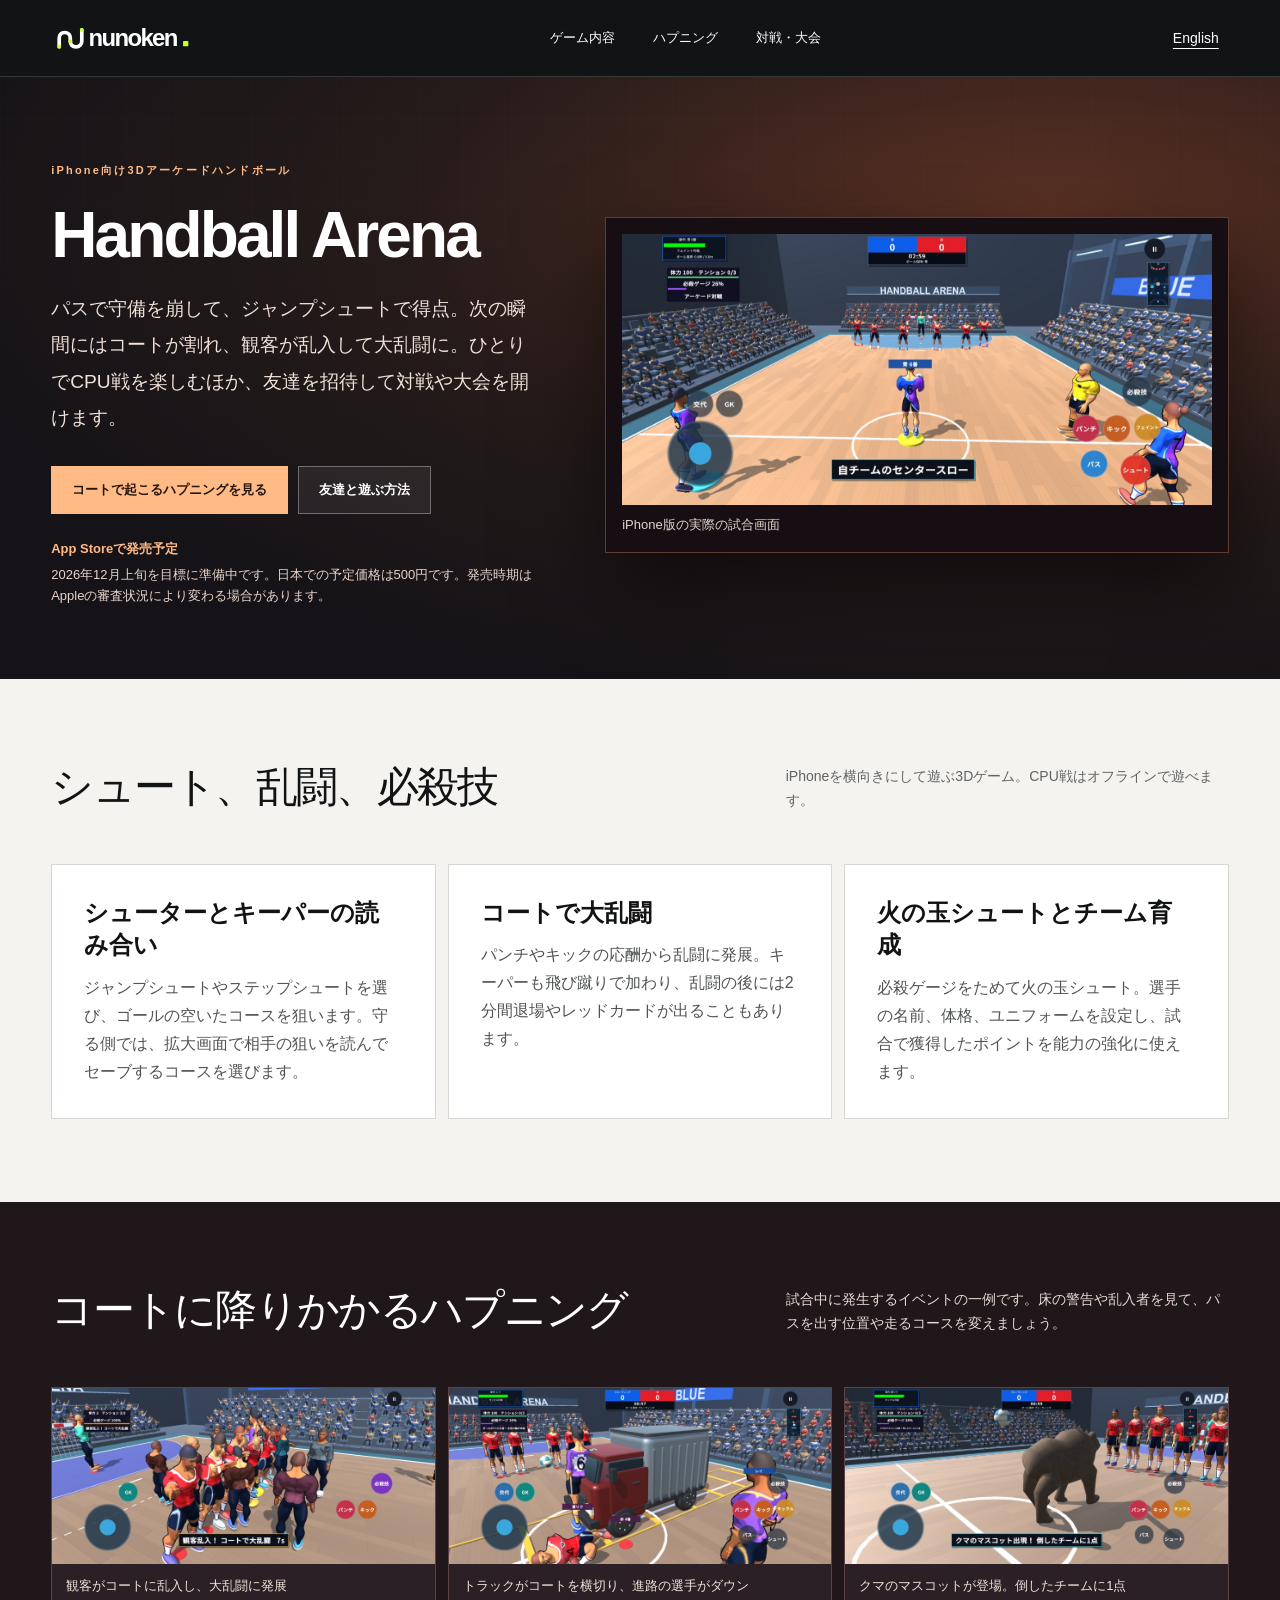
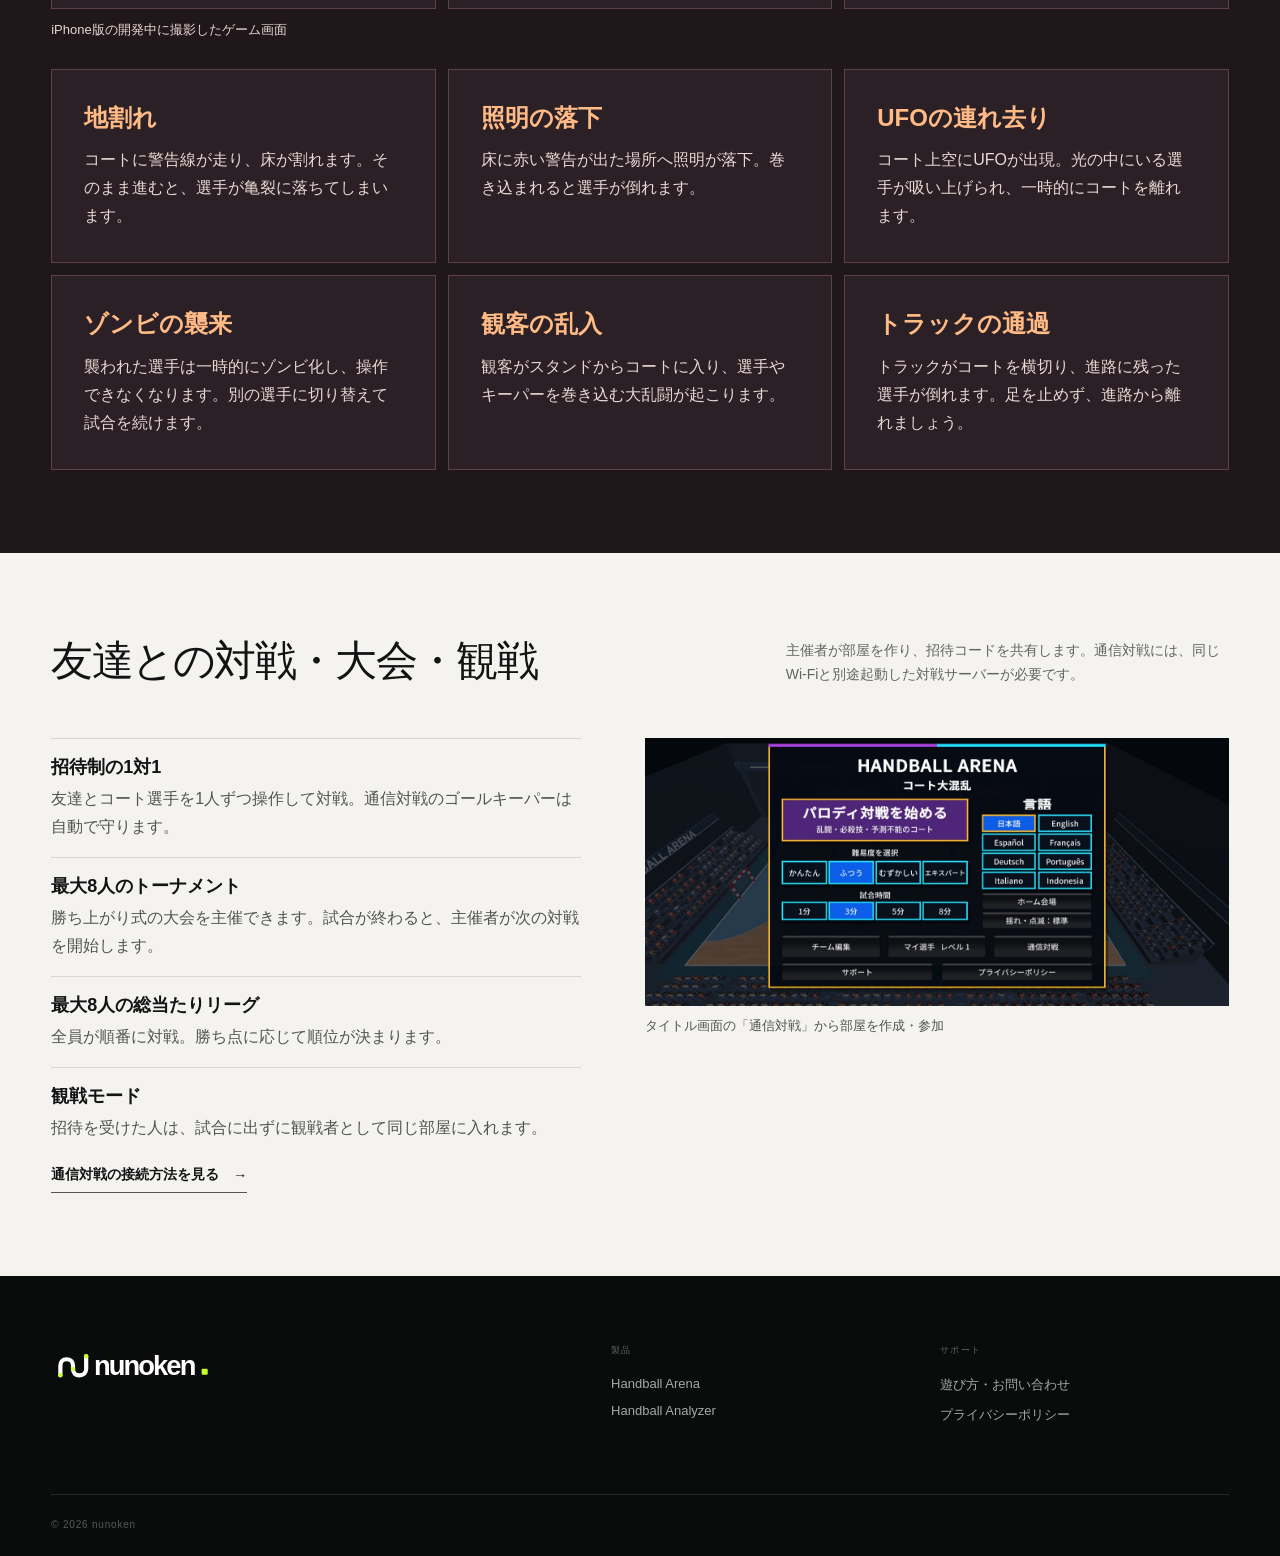
<file: handball-arena/index.html>
<!doctype html>
<html lang="ja">
<head>
  <meta charset="utf-8">
  <meta name="viewport" content="width=device-width, initial-scale=1">
  <title>Handball Arena｜乱闘と必殺シュートの3Dハンドボール | nunoken</title>
  <meta name="description" content="Handball Arenaは、乱闘、火の玉シュート、地割れやUFOが登場するiPhone向け3Dハンドボールゲーム。CPU戦、招待制の1対1、最大8人の大会、観戦を楽しめます。">
  <meta name="theme-color" content="#111314">
  <link rel="canonical" href="https://nunoken.com/handball-arena/">
  <link rel="alternate" hreflang="ja" href="https://nunoken.com/handball-arena/">
  <link rel="alternate" hreflang="en" href="https://nunoken.com/en/handball-arena/">
  <link rel="alternate" hreflang="x-default" href="https://nunoken.com/en/handball-arena/">
  <meta property="og:type" content="website">
  <meta property="og:locale" content="ja_JP">
  <meta property="og:title" content="Handball Arena｜乱闘と必殺シュートの3Dハンドボール">
  <meta property="og:description" content="地割れ、UFO、ゾンビまで登場。iPhoneで遊ぶアーケードハンドボール。">
  <meta property="og:url" content="https://nunoken.com/handball-arena/">
  <meta property="og:image" content="https://nunoken.com/handball-arena/match-ja.jpg">
  <link rel="stylesheet" href="../assets/styles.css?v=20261127">
  <link rel="stylesheet" href="../assets/handball-arena.css?v=20261127-events">
  <script src="../assets/site.js?v=20261110" defer></script>
</head>
<body class="product-page arena-product">
  <a class="skip-link" href="#main">本文へ移動</a>
  <header class="site-header">
    <div class="container header-inner">
      <a class="wordmark" href="../" aria-label="nunoken ホーム"><img src="../brand/nunoken-logo-reverse.svg" alt="nunoken" width="560" height="140"></a>
      <nav class="site-nav" aria-label="ページ内ナビゲーション">
        <a href="#play">ゲーム内容</a>
        <a href="#events">ハプニング</a>
        <a href="#friends">対戦・大会</a>
      </nav>
      <a class="arena-language" href="../en/handball-arena/" lang="en" hreflang="en">English</a>
    </div>
  </header>

  <main id="main">
    <section class="sales-hero section-dark" aria-labelledby="hero-title">
      <div class="container sales-hero-grid">
        <div class="sales-hero-copy">
          <p class="eyebrow">iPhone向け3Dアーケードハンドボール</p>
          <h1 id="hero-title">Handball Arena</h1>
          <p class="hero-lead">パスで守備を崩して、ジャンプシュートで得点。次の瞬間にはコートが割れ、観客が乱入して大乱闘に。ひとりでCPU戦を楽しむほか、友達を招待して対戦や大会を開けます。</p>
          <div class="cta-row">
            <a class="button" href="#events">コートで起こるハプニングを見る</a>
            <a class="button button-secondary" href="#friends">友達と遊ぶ方法</a>
          </div>
          <p class="store-note"><strong>App Storeで発売予定</strong><br>2026年12月上旬を目標に準備中です。日本での予定価格は500円です。発売時期はAppleの審査状況により変わる場合があります。</p>
        </div>
        <figure class="sales-hero-visual">
          <img src="match-ja.jpg" alt="横画面のハンドボールコート。青チームがセンタースローを始め、赤チームはゴール前で守備を固めている。" width="1440" height="662" fetchpriority="high">
          <figcaption>iPhone版の実際の試合画面</figcaption>
        </figure>
      </div>
    </section>

    <section id="play" class="section-pad" aria-labelledby="play-title">
      <div class="container">
        <div class="section-heading">
          <h2 id="play-title">シュート、乱闘、必殺技</h2>
          <p>iPhoneを横向きにして遊ぶ3Dゲーム。CPU戦はオフラインで遊べます。</p>
        </div>
        <div class="arena-cards">
          <article>
            <h3>シューターとキーパーの読み合い</h3>
            <p>ジャンプシュートやステップシュートを選び、ゴールの空いたコースを狙います。守る側では、拡大画面で相手の狙いを読んでセーブするコースを選びます。</p>
          </article>
          <article>
            <h3>コートで大乱闘</h3>
            <p>パンチやキックの応酬から乱闘に発展。キーパーも飛び蹴りで加わり、乱闘の後には2分間退場やレッドカードが出ることもあります。</p>
          </article>
          <article>
            <h3>火の玉シュートとチーム育成</h3>
            <p>必殺ゲージをためて火の玉シュート。選手の名前、体格、ユニフォームを設定し、試合で獲得したポイントを能力の強化に使えます。</p>
          </article>
        </div>
      </div>
    </section>

    <section id="events" class="arena-events section-pad section-dark" aria-labelledby="events-title">
      <div class="container">
        <div class="section-heading inverse">
          <h2 id="events-title">コートに降りかかるハプニング</h2>
          <p>試合中に発生するイベントの一例です。床の警告や乱入者を見て、パスを出す位置や走るコースを変えましょう。</p>
        </div>
        <div class="arena-cards arena-event-gallery">
          <figure>
            <img src="events/crowd-brawl.jpg" alt="ゴール前に観客と選手が集まり、コートで大乱闘が起きている" width="890" height="409" loading="lazy" decoding="async">
            <figcaption>観客がコートに乱入し、大乱闘に発展</figcaption>
          </figure>
          <figure>
            <img src="events/truck-crossing.jpg" alt="トラックが床の警告線に沿ってコートを横切り、手前に選手が倒れている" width="890" height="409" loading="lazy" decoding="async">
            <figcaption>トラックがコートを横切り、進路の選手がダウン</figcaption>
          </figure>
          <figure>
            <img src="events/bear-mascot.jpg" alt="センターサークルにクマのマスコットが現れ、奥に赤チームの選手が並んでいる" width="890" height="409" loading="lazy" decoding="async">
            <figcaption>クマのマスコットが登場。倒したチームに1点</figcaption>
          </figure>
        </div>
        <p class="arena-event-gallery-note">iPhone版の開発中に撮影したゲーム画面</p>
        <div class="arena-cards">
          <article><h3>地割れ</h3><p>コートに警告線が走り、床が割れます。そのまま進むと、選手が亀裂に落ちてしまいます。</p></article>
          <article><h3>照明の落下</h3><p>床に赤い警告が出た場所へ照明が落下。巻き込まれると選手が倒れます。</p></article>
          <article><h3>UFOの連れ去り</h3><p>コート上空にUFOが出現。光の中にいる選手が吸い上げられ、一時的にコートを離れます。</p></article>
          <article><h3>ゾンビの襲来</h3><p>襲われた選手は一時的にゾンビ化し、操作できなくなります。別の選手に切り替えて試合を続けます。</p></article>
          <article><h3>観客の乱入</h3><p>観客がスタンドからコートに入り、選手やキーパーを巻き込む大乱闘が起こります。</p></article>
          <article><h3>トラックの通過</h3><p>トラックがコートを横切り、進路に残った選手が倒れます。足を止めず、進路から離れましょう。</p></article>
        </div>
      </div>
    </section>

    <section id="friends" class="section-pad" aria-labelledby="friends-title">
      <div class="container">
        <div class="section-heading">
          <h2 id="friends-title">友達との対戦・大会・観戦</h2>
          <p>主催者が部屋を作り、招待コードを共有します。通信対戦には、同じWi-Fiと別途起動した対戦サーバーが必要です。</p>
        </div>
        <div class="arena-friends-grid">
          <dl class="arena-modes">
            <div><dt>招待制の1対1</dt><dd>友達とコート選手を1人ずつ操作して対戦。通信対戦のゴールキーパーは自動で守ります。</dd></div>
            <div><dt>最大8人のトーナメント</dt><dd>勝ち上がり式の大会を主催できます。試合が終わると、主催者が次の対戦を開始します。</dd></div>
            <div><dt>最大8人の総当たりリーグ</dt><dd>全員が順番に対戦。勝ち点に応じて順位が決まります。</dd></div>
            <div><dt>観戦モード</dt><dd>招待を受けた人は、試合に出ずに観戦者として同じ部屋に入れます。</dd></div>
          </dl>
          <figure class="arena-menu-screen">
            <img src="menu-ja.jpg" alt="パロディ対戦、チーム編成、通信対戦を選べるタイトル画面" width="1440" height="662" loading="lazy" decoding="async">
            <figcaption>タイトル画面の「通信対戦」から部屋を作成・参加</figcaption>
          </figure>
        </div>
        <a class="text-link" href="support/#support">通信対戦の接続方法を見る <span aria-hidden="true">→</span></a>
      </div>
    </section>
  </main>

  <footer class="site-footer">
    <div class="container footer-main">
      <div><a class="wordmark footer-mark" href="../" aria-label="nunoken ホーム"><img src="../brand/nunoken-logo-reverse.svg" alt="nunoken" width="560" height="140"></a></div>
      <div class="footer-product"><small>製品</small><a href="./" aria-current="page">Handball Arena</a><a href="../handball-analyzer/">Handball Analyzer</a></div>
      <div class="footer-future"><small>サポート</small><a href="support/">遊び方・お問い合わせ</a><a href="support/#privacy">プライバシーポリシー</a></div>
    </div>
    <div class="container footer-bottom"><span>© <span data-year>2026</span> nunoken</span></div>
  </footer>
</body>
</html>
</file>
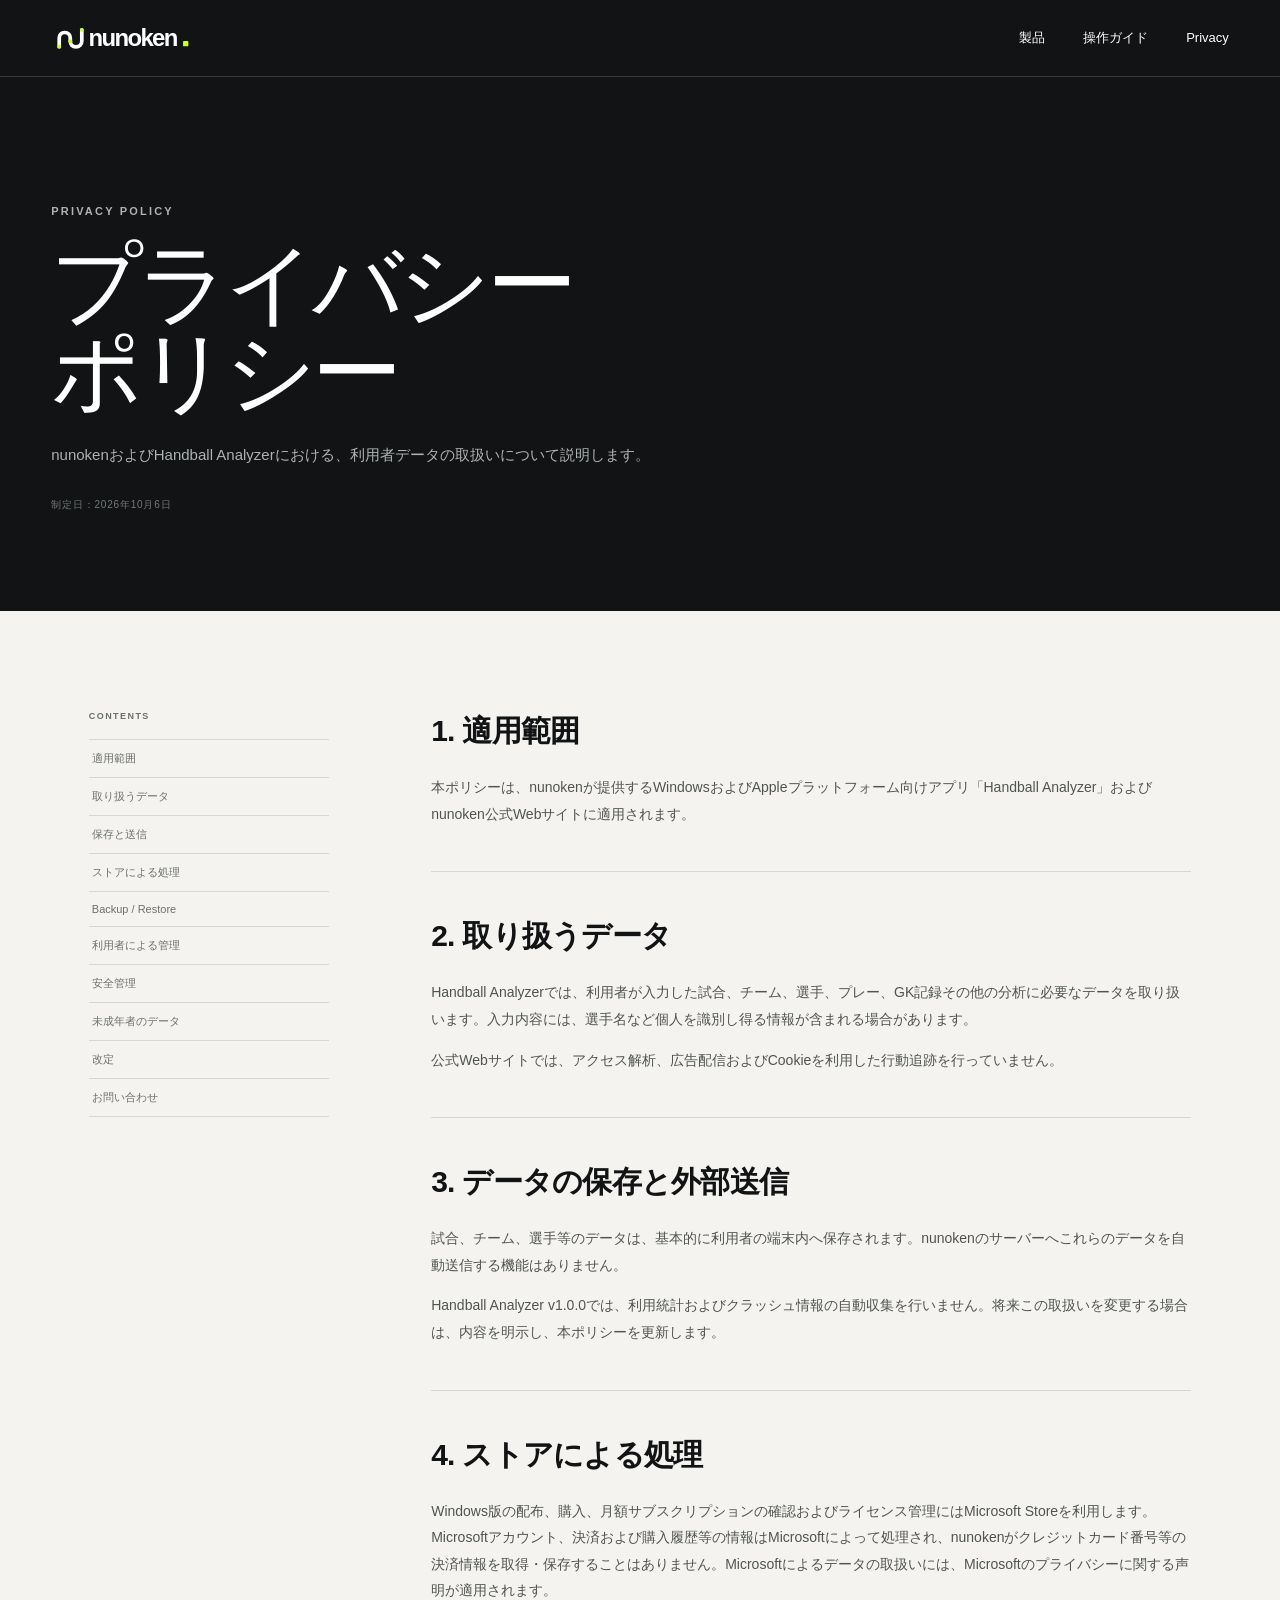
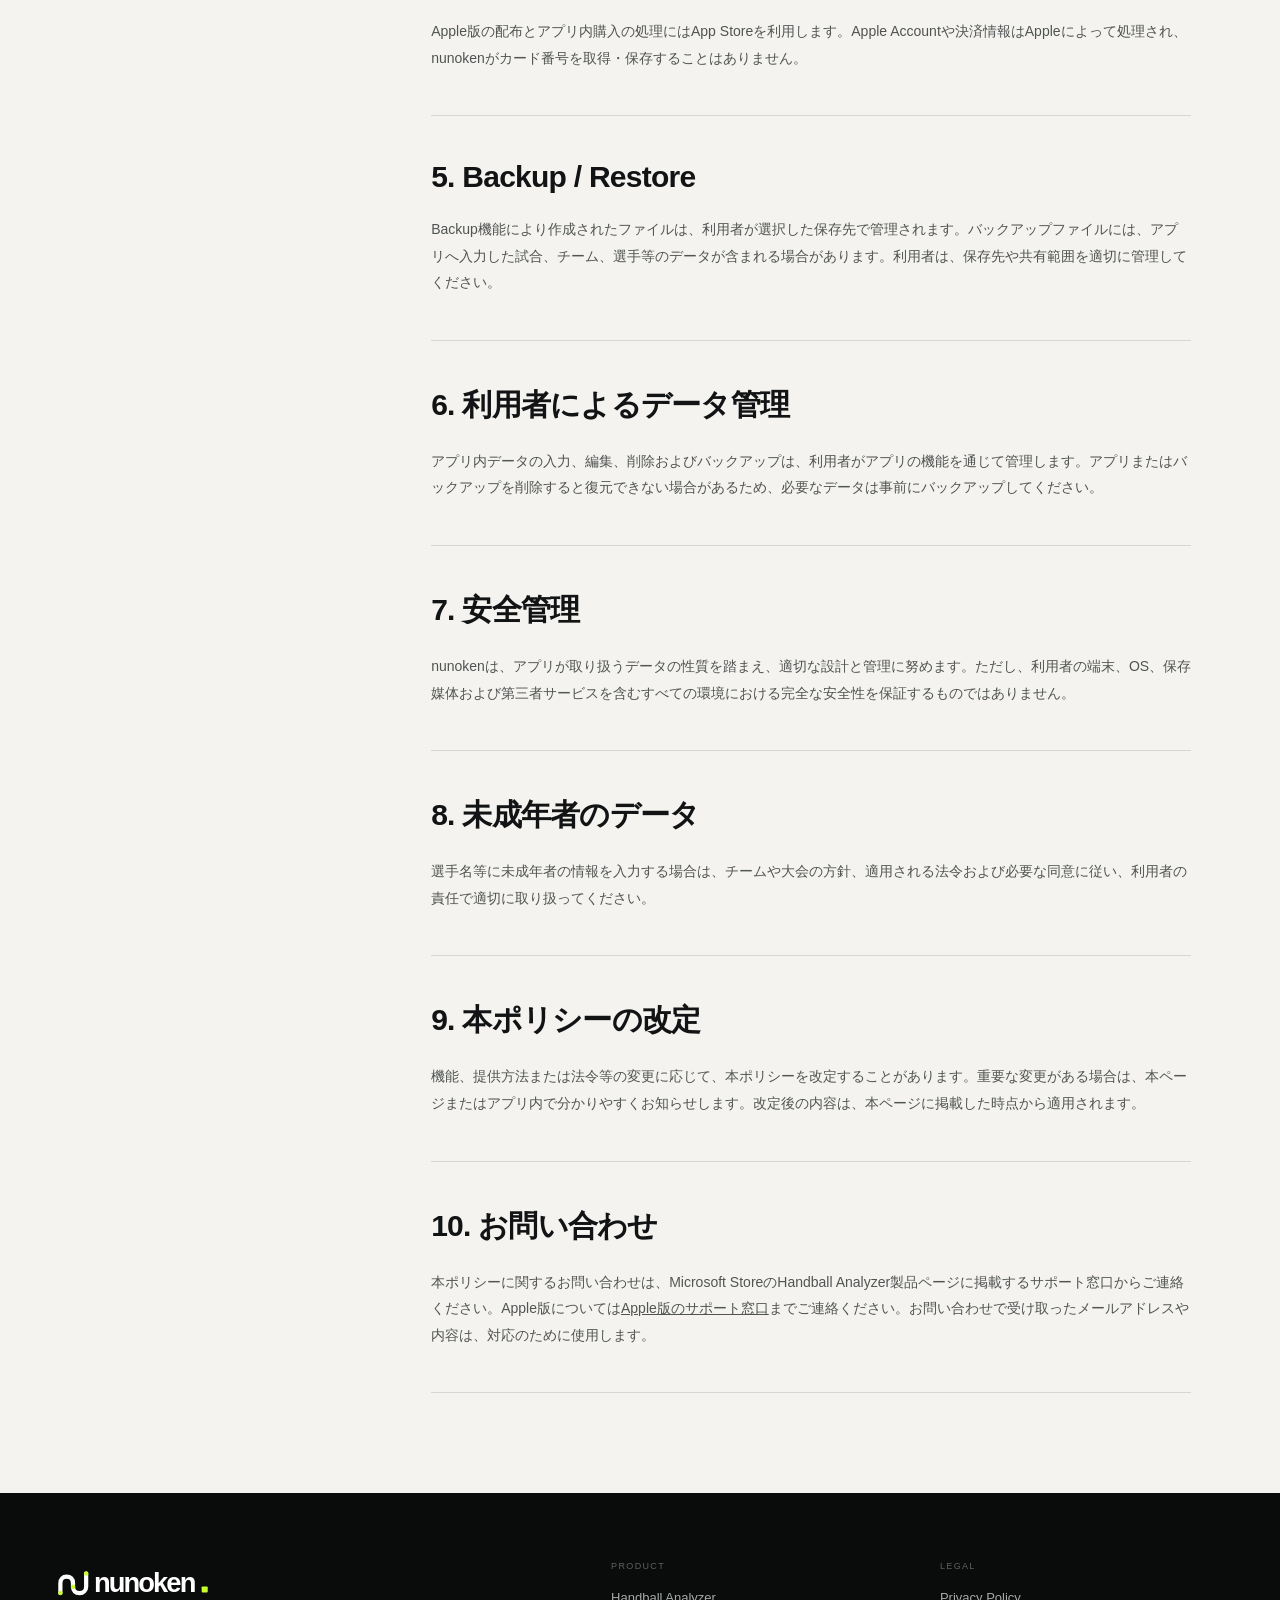
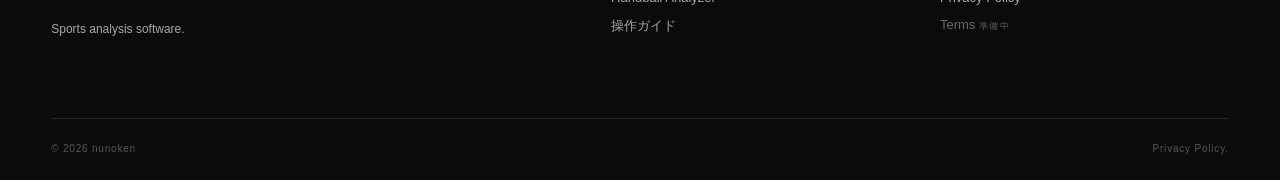
<file: privacy/index.html>
<!doctype html>
<html lang="ja">
<head>
  <meta charset="utf-8">
  <meta name="viewport" content="width=device-width, initial-scale=1">
  <title>プライバシーポリシー | nunoken</title>
  <meta name="description" content="nunokenおよびHandball Analyzerにおける利用者データの取扱いについて説明します。">
  <meta name="theme-color" content="#111314">
  <meta property="og:type" content="website">
  <meta property="og:locale" content="ja_JP">
  <meta property="og:site_name" content="nunoken">
  <meta property="og:title" content="プライバシーポリシー | nunoken">
  <meta property="og:description" content="nunokenおよびHandball Analyzerにおける利用者データの取扱いについて。">
  <link rel="stylesheet" href="../assets/styles.css">
  <script src="../assets/site.js" defer></script>
</head>
<body class="legal-page">
  <a class="skip-link" href="#main">本文へ移動</a>
  <header class="site-header">
    <div class="container header-inner">
      <a class="wordmark" href="../" aria-label="nunoken ホーム"><img src="../brand/nunoken-logo-reverse.svg" alt="nunoken" width="560" height="140"></a>
      <nav class="site-nav" aria-label="メインナビゲーション"><a href="../handball-analyzer/">製品</a><a href="../handball-analyzer/guide/">操作ガイド</a><a href="./" aria-current="page">Privacy</a></nav>
    </div>
  </header>

  <main id="main">
    <section class="legal-hero section-dark" aria-labelledby="legal-title"><div class="container">
      <p class="eyebrow">PRIVACY POLICY</p>
      <h1 id="legal-title">プライバシー<br>ポリシー</h1>
      <p>nunokenおよびHandball Analyzerにおける、利用者データの取扱いについて説明します。</p>
      <p class="legal-date">制定日：2026年10月6日</p>
    </div></section>

    <div class="container legal-layout">
      <nav class="legal-toc" aria-label="ページ内目次"><p>CONTENTS</p><ol><li><a href="#scope">適用範囲</a></li><li><a href="#data">取り扱うデータ</a></li><li><a href="#storage">保存と送信</a></li><li><a href="#store">ストアによる処理</a></li><li><a href="#backup">Backup / Restore</a></li><li><a href="#rights">利用者による管理</a></li><li><a href="#security">安全管理</a></li><li><a href="#children">未成年者のデータ</a></li><li><a href="#changes">改定</a></li><li><a href="#contact">お問い合わせ</a></li></ol></nav>

      <article class="legal-content">
        <section id="scope"><h2>1. 適用範囲</h2><p>本ポリシーは、nunokenが提供するWindowsおよびAppleプラットフォーム向けアプリ「Handball Analyzer」およびnunoken公式Webサイトに適用されます。</p></section>

        <section id="data"><h2>2. 取り扱うデータ</h2><p>Handball Analyzerでは、利用者が入力した試合、チーム、選手、プレー、GK記録その他の分析に必要なデータを取り扱います。入力内容には、選手名など個人を識別し得る情報が含まれる場合があります。</p><p>公式Webサイトでは、アクセス解析、広告配信およびCookieを利用した行動追跡を行っていません。</p></section>

        <section id="storage"><h2>3. データの保存と外部送信</h2><p>試合、チーム、選手等のデータは、基本的に利用者の端末内へ保存されます。nunokenのサーバーへこれらのデータを自動送信する機能はありません。</p><p>Handball Analyzer v1.0.0では、利用統計およびクラッシュ情報の自動収集を行いません。将来この取扱いを変更する場合は、内容を明示し、本ポリシーを更新します。</p></section>

        <section id="store"><h2>4. ストアによる処理</h2><p>Windows版の配布、購入、月額サブスクリプションの確認およびライセンス管理にはMicrosoft Storeを利用します。Microsoftアカウント、決済および購入履歴等の情報はMicrosoftによって処理され、nunokenがクレジットカード番号等の決済情報を取得・保存することはありません。Microsoftによるデータの取扱いには、Microsoftのプライバシーに関する声明が適用されます。</p><p>Apple版の配布とアプリ内購入の処理にはApp Storeを利用します。Apple Accountや決済情報はAppleによって処理され、nunokenがカード番号を取得・保存することはありません。</p></section>

        <section id="backup"><h2>5. Backup / Restore</h2><p>Backup機能により作成されたファイルは、利用者が選択した保存先で管理されます。バックアップファイルには、アプリへ入力した試合、チーム、選手等のデータが含まれる場合があります。利用者は、保存先や共有範囲を適切に管理してください。</p></section>

        <section id="rights"><h2>6. 利用者によるデータ管理</h2><p>アプリ内データの入力、編集、削除およびバックアップは、利用者がアプリの機能を通じて管理します。アプリまたはバックアップを削除すると復元できない場合があるため、必要なデータは事前にバックアップしてください。</p></section>

        <section id="security"><h2>7. 安全管理</h2><p>nunokenは、アプリが取り扱うデータの性質を踏まえ、適切な設計と管理に努めます。ただし、利用者の端末、OS、保存媒体および第三者サービスを含むすべての環境における完全な安全性を保証するものではありません。</p></section>

        <section id="children"><h2>8. 未成年者のデータ</h2><p>選手名等に未成年者の情報を入力する場合は、チームや大会の方針、適用される法令および必要な同意に従い、利用者の責任で適切に取り扱ってください。</p></section>

        <section id="changes"><h2>9. 本ポリシーの改定</h2><p>機能、提供方法または法令等の変更に応じて、本ポリシーを改定することがあります。重要な変更がある場合は、本ページまたはアプリ内で分かりやすくお知らせします。改定後の内容は、本ページに掲載した時点から適用されます。</p></section>

        <section id="contact"><h2>10. お問い合わせ</h2><p>本ポリシーに関するお問い合わせは、Microsoft StoreのHandball Analyzer製品ページに掲載するサポート窓口からご連絡ください。Apple版については<a href="../handball-analyzer/support/#contact">Apple版のサポート窓口</a>までご連絡ください。お問い合わせで受け取ったメールアドレスや内容は、対応のために使用します。</p></section>
      </article>
    </div>
  </main>

  <footer class="site-footer"><div class="container footer-main"><div><a class="wordmark footer-mark" href="../" aria-label="nunoken ホーム"><img src="../brand/nunoken-logo-reverse.svg" alt="nunoken" width="560" height="140"></a><p>Sports analysis software.</p></div><div class="footer-product"><small>PRODUCT</small><a href="../handball-analyzer/">Handball Analyzer</a><a href="../handball-analyzer/guide/">操作ガイド</a></div><div class="footer-future"><small>LEGAL</small><a href="./" aria-current="page">Privacy Policy</a><span>Terms <small>準備中</small></span></div></div><div class="container footer-bottom"><span>© <span data-year>2026</span> nunoken</span><span>Privacy Policy.</span></div></footer>
</body>
</html>
</file>
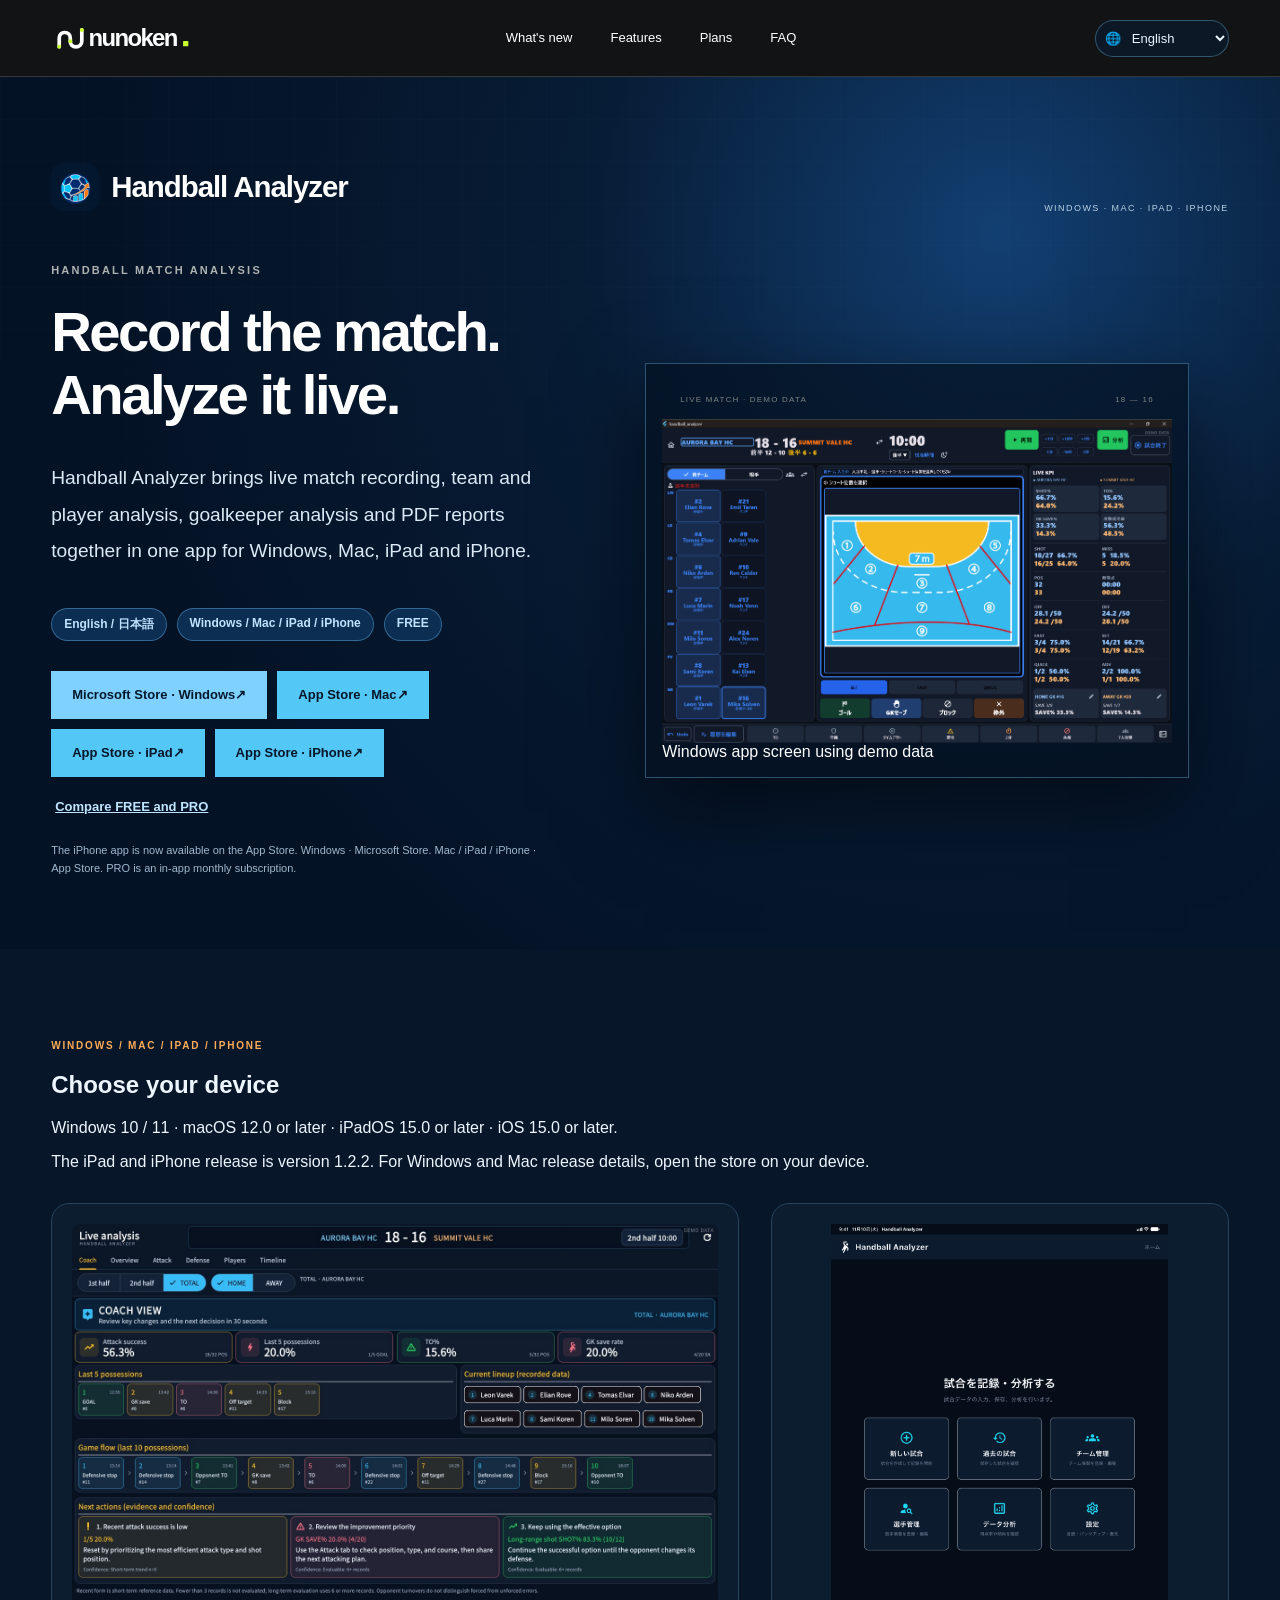
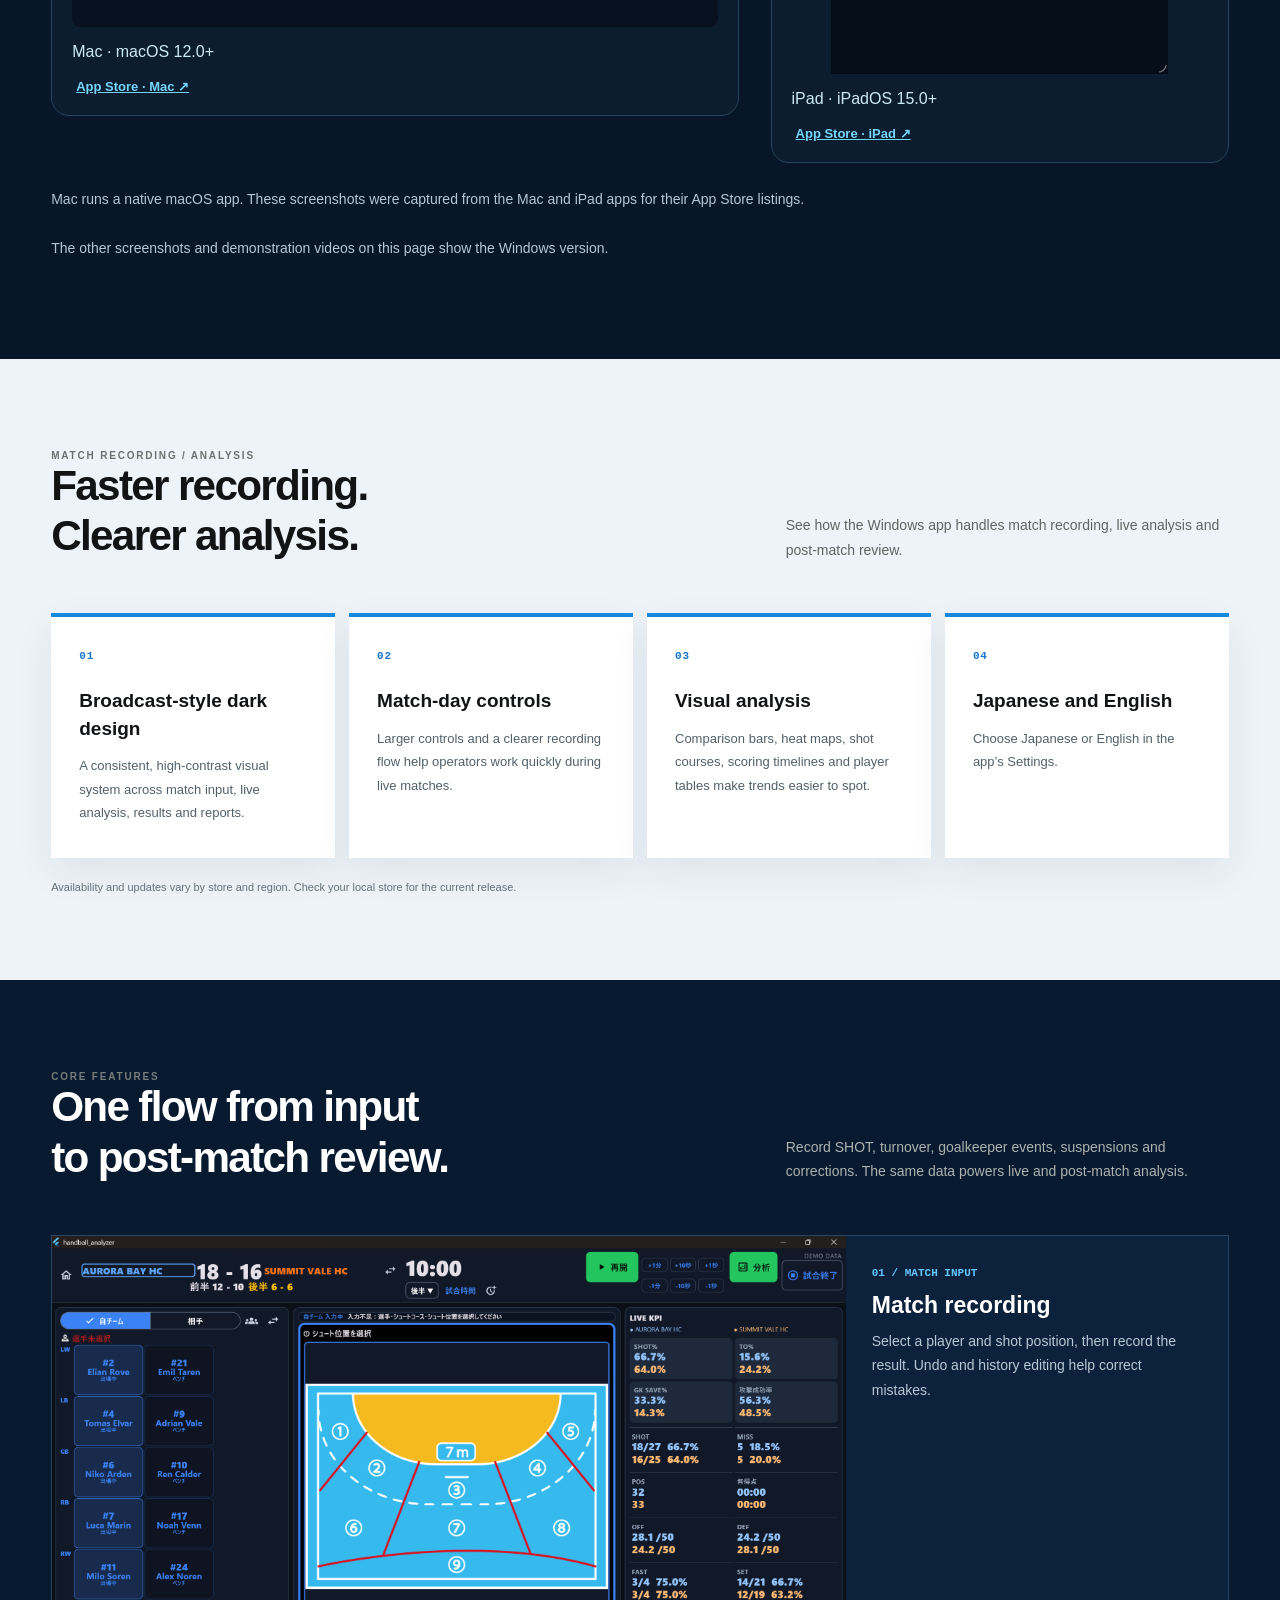
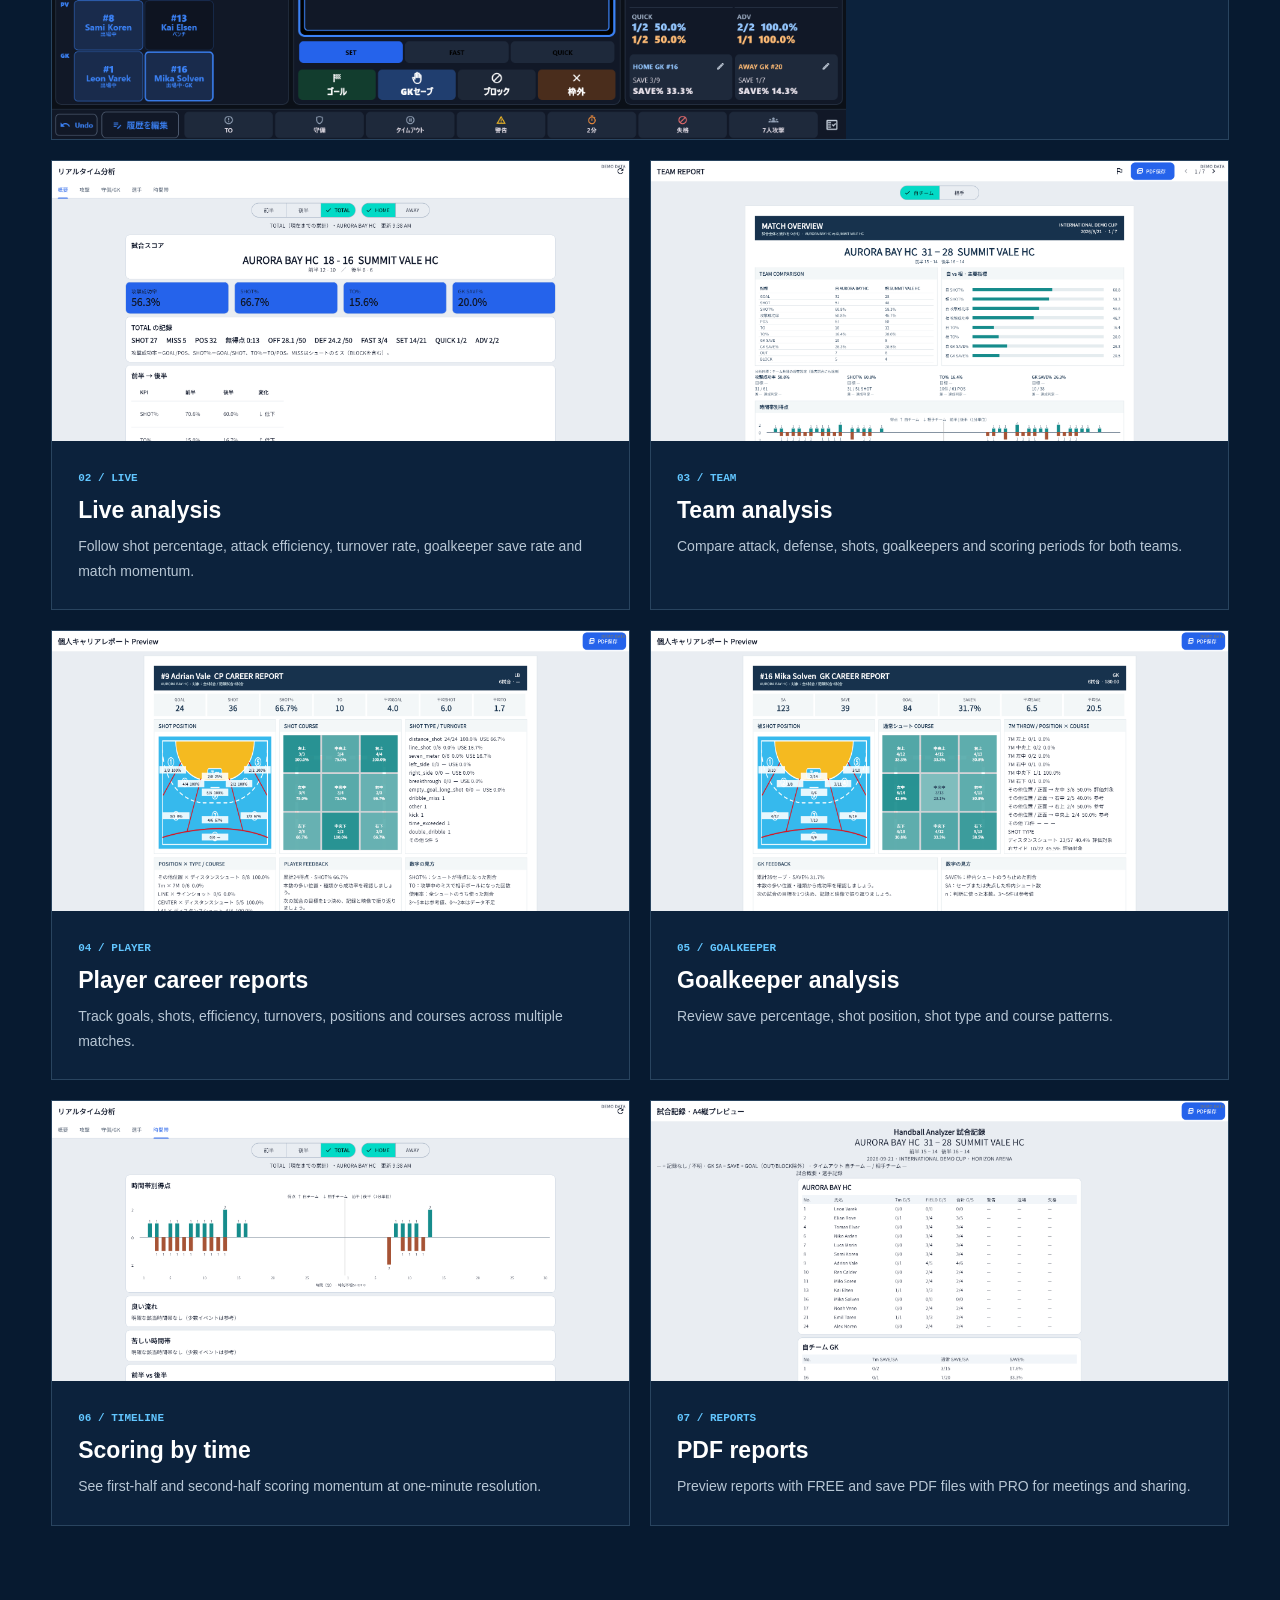
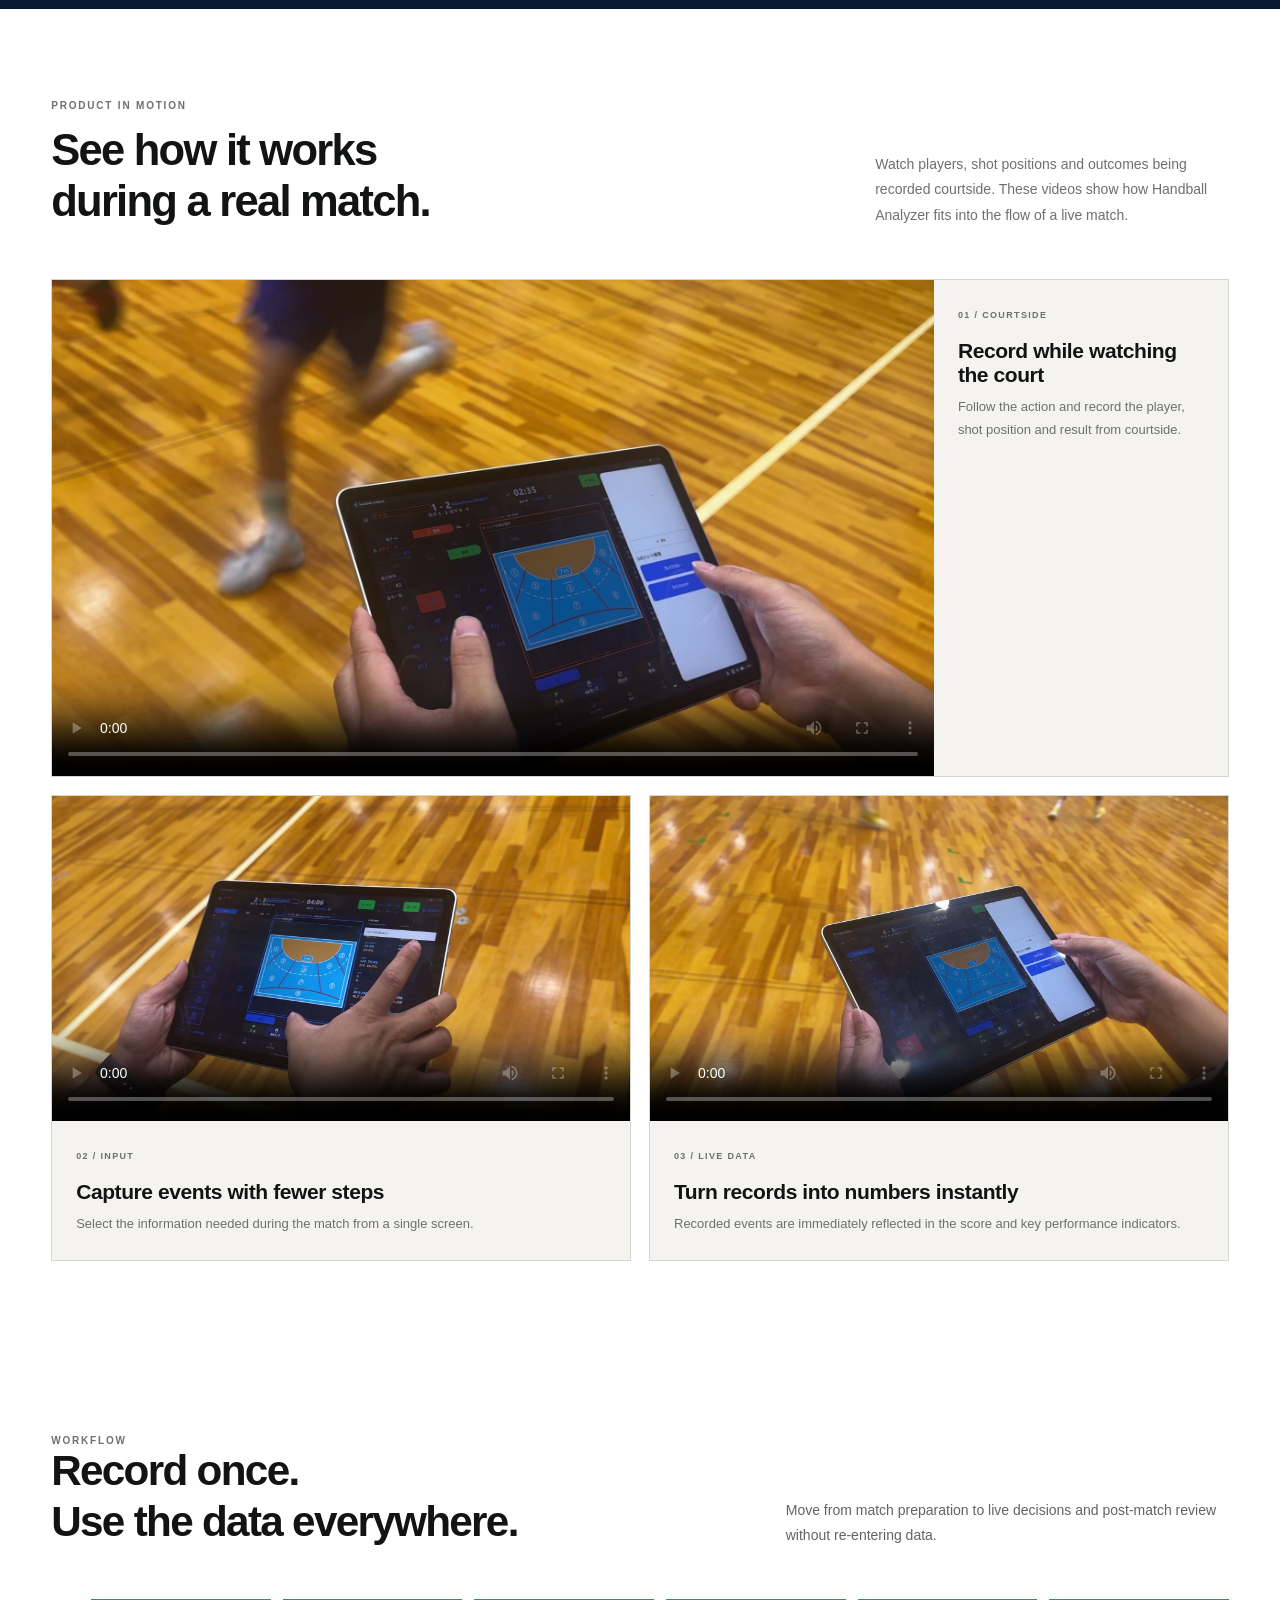
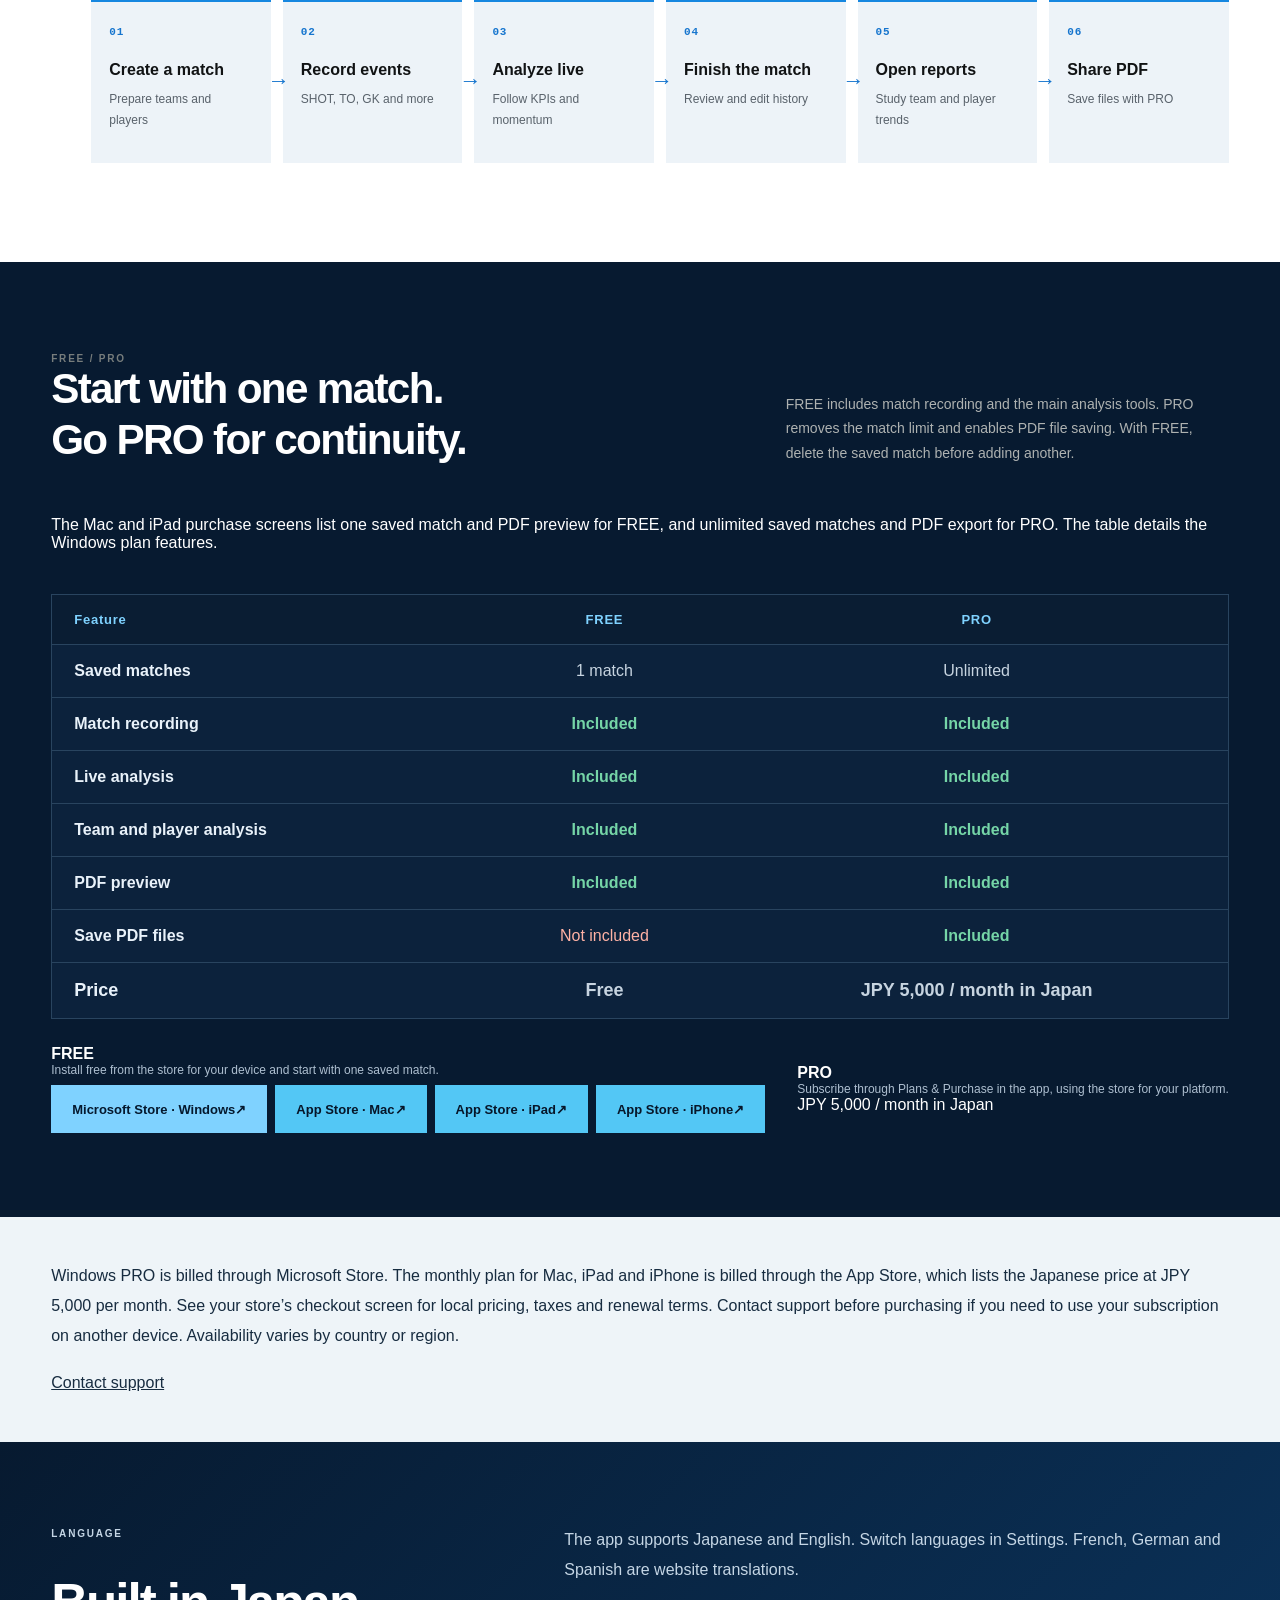
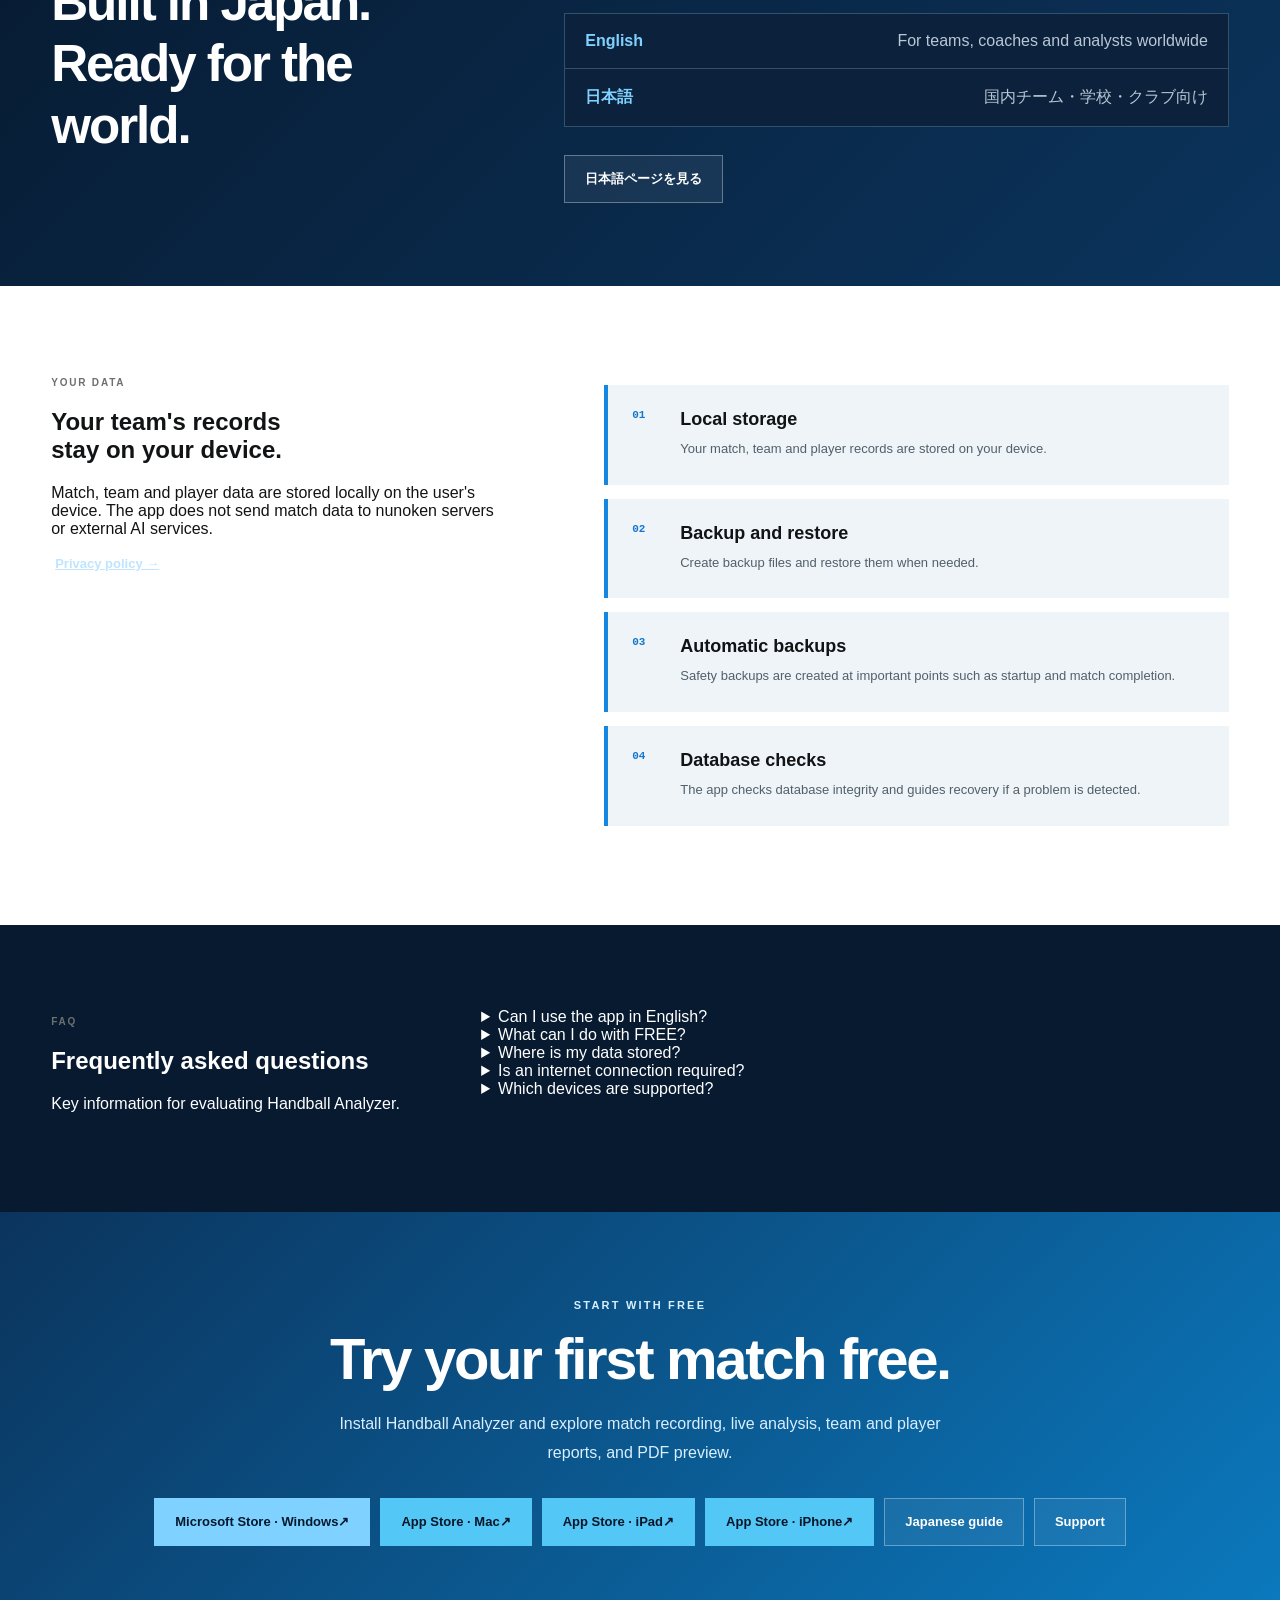
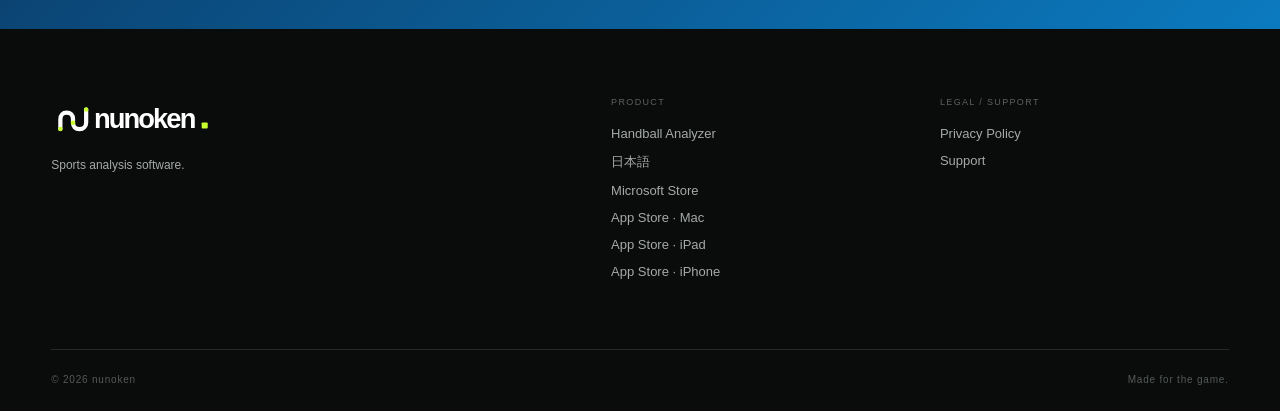
<file: en/handball-analyzer/index.html>
<!doctype html>
<html lang="en">
<head>
  <meta charset="utf-8">
  <meta name="viewport" content="width=device-width, initial-scale=1">
  <title>Handball Analyzer | Live match analysis for Windows, Mac, iPad and iPhone | nunoken</title>
  <meta name="description" content="Record handball matches and analyze attack, defense, players, goalkeepers and scoring by time. Handball Analyzer is available for Windows, Mac, iPad and iPhone.">
  <meta name="theme-color" content="#0d1422">
  <link rel="canonical" href="https://nunoken.com/en/handball-analyzer/">
  <link rel="alternate" hreflang="ja" href="https://nunoken.com/handball-analyzer/">
  <link rel="alternate" hreflang="en" href="https://nunoken.com/en/handball-analyzer/">
  <link rel="alternate" hreflang="x-default" href="https://nunoken.com/en/handball-analyzer/">
  <meta property="og:type" content="website"><meta property="og:locale" content="en_US"><meta property="og:site_name" content="nunoken">
  <meta property="og:title" content="Handball Analyzer | Record the match. Analyze it live.">
  <meta property="og:description" content="Live handball match recording, team and player analysis, goalkeeper analysis and PDF reports on Windows, Mac, iPad and iPhone.">
  <meta property="og:url" content="https://nunoken.com/en/handball-analyzer/">
  <meta property="og:image" content="https://nunoken.com/assets/screenshots/01_match_recording_game7.png">
  <meta name="twitter:card" content="summary_large_image"><meta name="twitter:title" content="Handball Analyzer | Handball match analysis for Windows, Mac, iPad and iPhone"><meta name="twitter:description" content="Record the match. Analyze it live. Free to install from Microsoft Store or the App Store."><meta name="twitter:image" content="https://nunoken.com/assets/screenshots/01_match_recording_game7.png">
  <script type="application/ld+json">{"@context":"https://schema.org","@type":"SoftwareApplication","name":"Handball Analyzer","inLanguage":["ja","en"],"applicationCategory":"SportsApplication","operatingSystem":"Windows 10, Windows 11, macOS 12.0 or later, iPadOS 15.0 or later, iOS 15.0 or later","description":"Handball match recording and analysis for Windows, Mac, iPad and iPhone.","url":"https://nunoken.com/en/handball-analyzer/","downloadUrl":["https://apps.microsoft.com/detail/9MTS5T4XZSMH?cid=nunoken_website_en","https://apps.apple.com/us/app/handball-analyzer/id6832590990?platform=mac","https://apps.apple.com/us/app/handball-analyzer/id6832590990?platform=ipad","https://apps.apple.com/us/app/handball-analyzer/id6832590990?platform=iphone"],"publisher":{"@type":"Organization","name":"nunoken","url":"https://nunoken.com/en/"},"offers":{"@type":"Offer","price":"0","priceCurrency":"JPY","availability":"https://schema.org/InStock"}}</script>
  <link rel="stylesheet" href="../../assets/styles.css?v=20261115"><script src="../../assets/i18n.js?v=20261115" defer></script><script src="../../assets/site.js?v=20261110" defer></script>
</head>
<body class="product-page sales-page">
  <a class="skip-link" href="#main">Skip to content</a>
  <header class="site-header"><div class="container header-inner"><a class="wordmark" href="../" aria-label="nunoken home"><img src="../../brand/nunoken-logo-reverse.svg" alt="nunoken" width="560" height="140"></a><nav class="site-nav" aria-label="Main navigation"><a href="#whats-new">What's new</a><a href="#features">Features</a><a href="#pricing">Plans</a><a href="#faq">FAQ</a></nav><label class="language-picker"><span class="sr-only">Select language</span><select data-language-picker data-page="product" aria-label="Select language"><option value="ja">日本語</option><option value="en">English</option><option value="fr">Français</option><option value="de">Deutsch</option><option value="es">Español</option></select></label></div></header>
  <main id="main">
    <section class="sales-hero section-dark" aria-labelledby="hero-title"><div class="container"><div class="product-kicker"><span class="product-identity"><img src="../../brand/handball-analyzer-apple.jpg" alt="" width="48" height="48">Handball Analyzer</span><span>WINDOWS · MAC · IPAD · IPHONE</span></div><div class="sales-hero-grid"><div class="sales-hero-copy"><p class="eyebrow">HANDBALL MATCH ANALYSIS</p><h1 id="hero-title">Record the match.<br><span>Analyze it live.</span></h1><p class="hero-lead">Handball Analyzer brings live match recording, team and player analysis, goalkeeper analysis and PDF reports together in one app for Windows, Mac, iPad and iPhone.</p><div class="hero-badges" aria-label="Availability and price"><span>English / 日本語</span><span>Windows / Mac / iPad / iPhone</span><span>FREE</span></div><div class="cta-row"><a class="button button-store" href="https://apps.microsoft.com/detail/9MTS5T4XZSMH?cid=nunoken_website_en" target="_blank" rel="noopener">Microsoft Store · Windows <span aria-hidden="true">↗</span></a><a class="button button-apple" href="https://apps.apple.com/us/app/handball-analyzer/id6832590990?platform=mac" target="_blank" rel="noopener">App Store · Mac <span aria-hidden="true">↗</span></a><a class="button button-apple" href="https://apps.apple.com/us/app/handball-analyzer/id6832590990?platform=ipad" target="_blank" rel="noopener">App Store · iPad <span aria-hidden="true">↗</span></a><a class="button button-apple" href="https://apps.apple.com/us/app/handball-analyzer/id6832590990?platform=iphone" target="_blank" rel="noopener">App Store · iPhone <span aria-hidden="true">↗</span></a><a class="text-cta" href="#pricing">Compare FREE and PRO</a></div><p class="store-note">The iPhone app is now available on the App Store. Windows · Microsoft Store. Mac / iPad / iPhone · App Store. PRO is an in-app monthly subscription.</p></div><figure class="sales-hero-visual"><div class="app-window-bar"><span>LIVE MATCH · DEMO DATA</span><span>18 — 16</span></div><img src="../../assets/screenshots/01_match_recording_game7.png" alt="Handball Analyzer match recording screen showing players, shot position, results and live metrics" width="2190" height="1389"><figcaption>Windows app screen using demo data</figcaption></figure></div></div></section>

    <section id="platforms" class="section-pad platform-section"><div class="container">
 <p class="section-index">WINDOWS / MAC / IPAD / IPHONE</p><h2>Choose your device</h2>
 <p>Windows 10 / 11 · macOS 12.0 or later · iPadOS 15.0 or later · iOS 15.0 or later.</p>
 <p>The iPad and iPhone release is version 1.2.2. For Windows and Mac release details, open the store on your device.</p>
 <div class="apple-device-grid">
 <figure><img src="../../assets/screenshots/apple-mac-analysis.jpg" alt="Mac app showing live match analysis with demo data" width="1440" height="900" loading="lazy"><figcaption>Mac · macOS 12.0+</figcaption><a class="text-cta" href="https://apps.apple.com/us/app/handball-analyzer/id6832590990?platform=mac" target="_blank" rel="noopener">App Store · Mac ↗</a></figure>
 <figure><img src="../../assets/screenshots/apple-ipad-home.jpg" alt="iPad app home screen" width="2064" height="2752" loading="lazy"><figcaption>iPad · iPadOS 15.0+</figcaption><a class="text-cta" href="https://apps.apple.com/us/app/handball-analyzer/id6832590990?platform=ipad" target="_blank" rel="noopener">App Store · iPad ↗</a></figure>
 </div><p class="platform-note">Mac runs a native macOS app. These screenshots were captured from the Mac and iPad apps for their App Store listings.</p>
 <p class="platform-note">The other screenshots and demonstration videos on this page show the Windows version.</p>
 </div></section>
    <section id="whats-new" class="section-pad release-section" aria-labelledby="release-title"><div class="container"><div class="section-heading"><div><p class="section-index">MATCH RECORDING / ANALYSIS</p><h2 id="release-title">Faster recording.<br>Clearer analysis.</h2></div><p>See how the Windows app handles match recording, live analysis and post-match review.</p></div><div class="release-grid"><article><span>01</span><h3>Broadcast-style dark design</h3><p>A consistent, high-contrast visual system across match input, live analysis, results and reports.</p></article><article><span>02</span><h3>Match-day controls</h3><p>Larger controls and a clearer recording flow help operators work quickly during live matches.</p></article><article><span>03</span><h3>Visual analysis</h3><p>Comparison bars, heat maps, shot courses, scoring timelines and player tables make trends easier to spot.</p></article><article><span>04</span><h3>Japanese and English</h3><p>Choose Japanese or English in the app’s Settings.</p></article></div><p class="release-note">Availability and updates vary by store and region. Check your local store for the current release.</p></div></section>

    <section id="features" class="section-pad sales-feature-section section-dark" aria-labelledby="features-title"><div class="container"><div class="section-heading inverse"><div><p class="section-index light">CORE FEATURES</p><h2 id="features-title">One flow from input<br>to post-match review.</h2></div><p>Record SHOT, turnover, goalkeeper events, suspensions and corrections. The same data powers live and post-match analysis.</p></div><div class="feature-card-grid"><article class="feature-card feature-card-wide"><img src="../../assets/screenshots/01_match_recording_game7.png" alt="Match recording screen" width="2190" height="1389" loading="lazy" decoding="async"><div><span>01 / MATCH INPUT</span><h3>Match recording</h3><p>Select a player and shot position, then record the result. Undo and history editing help correct mistakes.</p></div></article><article class="feature-card"><img src="../../assets/screenshots/02_realtime_analysis_game7.png" alt="Live analysis dashboard" width="1920" height="1080" loading="lazy" decoding="async"><div><span>02 / LIVE</span><h3>Live analysis</h3><p>Follow shot percentage, attack efficiency, turnover rate, goalkeeper save rate and match momentum.</p></div></article><article class="feature-card"><img src="../../assets/screenshots/04_team_report_overview_game6.png" alt="Team report dashboard" width="1920" height="1080" loading="lazy" decoding="async"><div><span>03 / TEAM</span><h3>Team analysis</h3><p>Compare attack, defense, shots, goalkeepers and scoring periods for both teams.</p></div></article><article class="feature-card"><img src="../../assets/screenshots/08_career_adrian_vale.png" alt="Player career report" width="1920" height="1080" loading="lazy" decoding="async"><div><span>04 / PLAYER</span><h3>Player career reports</h3><p>Track goals, shots, efficiency, turnovers, positions and courses across multiple matches.</p></div></article><article class="feature-card"><img src="../../assets/screenshots/09_career_mika_solven.png" alt="Goalkeeper career report" width="1920" height="1080" loading="lazy" decoding="async"><div><span>05 / GOALKEEPER</span><h3>Goalkeeper analysis</h3><p>Review save percentage, shot position, shot type and course patterns.</p></div></article><article class="feature-card"><img src="../../assets/screenshots/03_timeline_analysis_game7.png" alt="Scoring timeline by minute" width="1920" height="1080" loading="lazy" decoding="async"><div><span>06 / TIMELINE</span><h3>Scoring by time</h3><p>See first-half and second-half scoring momentum at one-minute resolution.</p></div></article><article class="feature-card"><img src="../../assets/screenshots/10_match_record_preview_game6_page1.png" alt="PDF report preview" width="1920" height="1080" loading="lazy" decoding="async"><div><span>07 / REPORTS</span><h3>PDF reports</h3><p>Preview reports with FREE and save PDF files with PRO for meetings and sharing.</p></div></article></div></div></section>

    <section id="videos" class="video-section section-pad" aria-labelledby="video-title"><div class="container"><div class="video-heading"><div class="video-copy"><p class="section-index">PRODUCT IN MOTION</p><h2 id="video-title">See how it works<br>during a real match.</h2></div><p>Watch players, shot positions and outcomes being recorded courtside. These videos show how Handball Analyzer fits into the flow of a live match.</p></div><div class="operation-videos"><article class="operation-video featured-video"><video controls playsinline preload="metadata" poster="../../assets/videos/operation-01-poster.jpg" aria-label="Recording plays in Handball Analyzer while watching a handball match"><source src="../../assets/videos/operation-01.mp4" type="video/mp4">Your browser does not support video playback.</video><div><span>01 / COURTSIDE</span><h3>Record while watching the court</h3><p>Follow the action and record the player, shot position and result from courtside.</p></div></article><article class="operation-video"><video controls playsinline preload="metadata" poster="../../assets/videos/operation-02-poster.jpg" aria-label="Courtside match input using Handball Analyzer"><source src="../../assets/videos/operation-02.mp4" type="video/mp4">Your browser does not support video playback.</video><div><span>02 / INPUT</span><h3>Capture events with fewer steps</h3><p>Select the information needed during the match from a single screen.</p></div></article><article class="operation-video"><video controls playsinline preload="metadata" poster="../../assets/videos/operation-03-poster.jpg" aria-label="Using Handball Analyzer in a sports hall"><source src="../../assets/videos/operation-03.mp4" type="video/mp4">Your browser does not support video playback.</video><div><span>03 / LIVE DATA</span><h3>Turn records into numbers instantly</h3><p>Recorded events are immediately reflected in the score and key performance indicators.</p></div></article></div></div></section>

    <section id="workflow" class="section-pad use-flow-section" aria-labelledby="workflow-title"><div class="container"><div class="section-heading"><div><p class="section-index">WORKFLOW</p><h2 id="workflow-title">Record once.<br>Use the data everywhere.</h2></div><p>Move from match preparation to live decisions and post-match review without re-entering data.</p></div><ol class="sales-flow"><li><span>01</span><strong>Create a match</strong><small>Prepare teams and players</small></li><li><span>02</span><strong>Record events</strong><small>SHOT, TO, GK and more</small></li><li><span>03</span><strong>Analyze live</strong><small>Follow KPIs and momentum</small></li><li><span>04</span><strong>Finish the match</strong><small>Review and edit history</small></li><li><span>05</span><strong>Open reports</strong><small>Study team and player trends</small></li><li><span>06</span><strong>Share PDF</strong><small>Save files with PRO</small></li></ol></div></section>

    <section id="pricing" class="section-pad comparison-section section-dark" aria-labelledby="pricing-title"><div class="container"><div class="section-heading inverse"><div><p class="section-index light">FREE / PRO</p><h2 id="pricing-title">Start with one match.<br>Go PRO for continuity.</h2></div><p>FREE includes match recording and the main analysis tools. PRO removes the match limit and enables PDF file saving. With FREE, delete the saved match before adding another.</p></div><p>The Mac and iPad purchase screens list one saved match and PDF preview for FREE, and unlimited saved matches and PDF export for PRO. The table details the Windows plan features.</p><div class="comparison-wrap" tabindex="0" role="region" aria-label="FREE and PRO feature comparison"><table class="comparison-table"><thead><tr><th scope="col">Feature</th><th scope="col">FREE</th><th scope="col">PRO</th></tr></thead><tbody><tr><th scope="row">Saved matches</th><td>1 match</td><td>Unlimited</td></tr><tr><th scope="row">Match recording</th><td><span class="table-check">Included</span></td><td><span class="table-check">Included</span></td></tr><tr><th scope="row">Live analysis</th><td><span class="table-check">Included</span></td><td><span class="table-check">Included</span></td></tr><tr><th scope="row">Team and player analysis</th><td><span class="table-check">Included</span></td><td><span class="table-check">Included</span></td></tr><tr><th scope="row">PDF preview</th><td><span class="table-check">Included</span></td><td><span class="table-check">Included</span></td></tr><tr><th scope="row">Save PDF files</th><td><span class="table-no">Not included</span></td><td><span class="table-check">Included</span></td></tr><tr class="price-row"><th scope="row">Price</th><td><strong>Free</strong></td><td><strong>JPY 5,000 / month in Japan</strong></td></tr></tbody></table></div><div class="plan-actions"><div><strong>FREE</strong><p>Install free from the store for your device and start with one saved match.</p><a class="button button-store" href="https://apps.microsoft.com/detail/9MTS5T4XZSMH?cid=nunoken_website_en" target="_blank" rel="noopener">Microsoft Store · Windows <span aria-hidden="true">↗</span></a><a class="button button-apple" href="https://apps.apple.com/us/app/handball-analyzer/id6832590990?platform=mac" target="_blank" rel="noopener">App Store · Mac <span aria-hidden="true">↗</span></a><a class="button button-apple" href="https://apps.apple.com/us/app/handball-analyzer/id6832590990?platform=ipad" target="_blank" rel="noopener">App Store · iPad <span aria-hidden="true">↗</span></a><a class="button button-apple" href="https://apps.apple.com/us/app/handball-analyzer/id6832590990?platform=iphone" target="_blank" rel="noopener">App Store · iPhone <span aria-hidden="true">↗</span></a></div><div><strong>PRO</strong><p>Subscribe through Plans &amp; Purchase in the app, using the store for your platform.</p><span>JPY 5,000 / month in Japan</span></div></div></div></section>

    <section class="purchase-conditions"><div class="container"><p>Windows PRO is billed through Microsoft Store. The monthly plan for Mac, iPad and iPhone is billed through the App Store, which lists the Japanese price at JPY 5,000 per month. See your store’s checkout screen for local pricing, taxes and renewal terms. Contact support before purchasing if you need to use your subscription on another device. Availability varies by country or region.</p><p><a href="../handball-analyzer/support/">Contact support</a></p></div></section>
    <section id="languages" class="section-pad language-section" aria-labelledby="languages-title"><div class="container language-panel"><div><p class="section-index">LANGUAGE</p><h2 id="languages-title">Built in Japan.<br>Ready for the world.</h2></div><div><p>The app supports Japanese and English. Switch languages in Settings. French, German and Spanish are website translations.</p><ul><li><strong>English</strong><span>For teams, coaches and analysts worldwide</span></li><li><strong>日本語</strong><span>国内チーム・学校・クラブ向け</span></li></ul><a class="button button-secondary" href="../../handball-analyzer/" lang="ja" hreflang="ja">日本語ページを見る</a></div></div></section>

    <section id="data" class="section-pad data-trust-section" aria-labelledby="data-title"><div class="container data-trust-grid"><div><p class="section-index">YOUR DATA</p><h2 id="data-title">Your team's records<br>stay on your device.</h2><p>Match, team and player data are stored locally on the user's device. The app does not send match data to nunoken servers or external AI services.</p><a class="text-cta" href="../../privacy/">Privacy policy <span aria-hidden="true">→</span></a></div><ul class="trust-list"><li><span>01</span><div><strong>Local storage</strong><p>Your match, team and player records are stored on your device.</p></div></li><li><span>02</span><div><strong>Backup and restore</strong><p>Create backup files and restore them when needed.</p></div></li><li><span>03</span><div><strong>Automatic backups</strong><p>Safety backups are created at important points such as startup and match completion.</p></div></li><li><span>04</span><div><strong>Database checks</strong><p>The app checks database integrity and guides recovery if a problem is detected.</p></div></li></ul></div></section>

    <section id="faq" class="section-pad sales-faq-section" aria-labelledby="faq-title"><div class="container faq-layout"><div><p class="section-index">FAQ</p><h2 id="faq-title">Frequently asked questions</h2><p>Key information for evaluating Handball Analyzer.</p></div><div class="faq-list"><details><summary>Can I use the app in English?</summary><p>Yes. The app supports Japanese and English. Change the display language in Settings.</p></details><details><summary>What can I do with FREE?</summary><p>FREE includes match recording, live analysis, team and player analysis, and PDF preview, with one saved match.</p></details><details><summary>Where is my data stored?</summary><p>Match, team and player data are stored locally on your device. Backup and restore tools are included.</p></details><details><summary>Is an internet connection required?</summary><p>Recording and local analysis work on your device. A connection to the relevant store is required for installation, PRO purchase and licence refresh or restore.</p></details><details><summary>Which devices are supported?</summary><p>Windows 10 / 11, Mac with macOS 12.0 or later, iPad with iPadOS 15.0 or later, and iPhone with iOS 15.0 or later.</p></details></div></div></section>

    <section class="final-sales-cta section-pad section-dark" aria-labelledby="cta-title"><div class="container"><p class="eyebrow">START WITH FREE</p><h2 id="cta-title">Try your first match free.</h2><p>Install Handball Analyzer and explore match recording, live analysis, team and player reports, and PDF preview.</p><div class="cta-row cta-row-center"><a class="button button-store" href="https://apps.microsoft.com/detail/9MTS5T4XZSMH?cid=nunoken_website_en" target="_blank" rel="noopener">Microsoft Store · Windows <span aria-hidden="true">↗</span></a><a class="button button-apple" href="https://apps.apple.com/us/app/handball-analyzer/id6832590990?platform=mac" target="_blank" rel="noopener">App Store · Mac <span aria-hidden="true">↗</span></a><a class="button button-apple" href="https://apps.apple.com/us/app/handball-analyzer/id6832590990?platform=ipad" target="_blank" rel="noopener">App Store · iPad <span aria-hidden="true">↗</span></a><a class="button button-apple" href="https://apps.apple.com/us/app/handball-analyzer/id6832590990?platform=iphone" target="_blank" rel="noopener">App Store · iPhone <span aria-hidden="true">↗</span></a><a class="button button-secondary" href="../../handball-analyzer/guide/">Japanese guide</a><a class="button button-secondary" href="/en/handball-analyzer/support/" data-localized-link>Support</a></div></div></section>
  </main>
  <footer class="site-footer"><div class="container footer-main"><div><a class="wordmark footer-mark" href="../" aria-label="nunoken home"><img src="../../brand/nunoken-logo-reverse.svg" alt="nunoken" width="560" height="140"></a><p>Sports analysis software.</p></div><div class="footer-product"><small>PRODUCT</small><a href="./" aria-current="page">Handball Analyzer</a><a href="../../handball-analyzer/" lang="ja" hreflang="ja">日本語</a><a href="https://apps.microsoft.com/detail/9MTS5T4XZSMH?cid=nunoken_website_en" target="_blank" rel="noopener">Microsoft Store</a><a href="https://apps.apple.com/us/app/handball-analyzer/id6832590990?platform=mac" target="_blank" rel="noopener">App Store · Mac</a><a href="https://apps.apple.com/us/app/handball-analyzer/id6832590990?platform=ipad" target="_blank" rel="noopener">App Store · iPad</a><a href="https://apps.apple.com/us/app/handball-analyzer/id6832590990?platform=iphone" target="_blank" rel="noopener">App Store · iPhone</a></div><div class="footer-future"><small>LEGAL / SUPPORT</small><a href="../../privacy/">Privacy Policy</a><a href="/en/handball-analyzer/support/" data-localized-link>Support</a></div></div><div class="container footer-bottom"><span>© <span data-year>2026</span> nunoken</span><span>Made for the game.</span></div></footer>
</body>
</html>
</file>
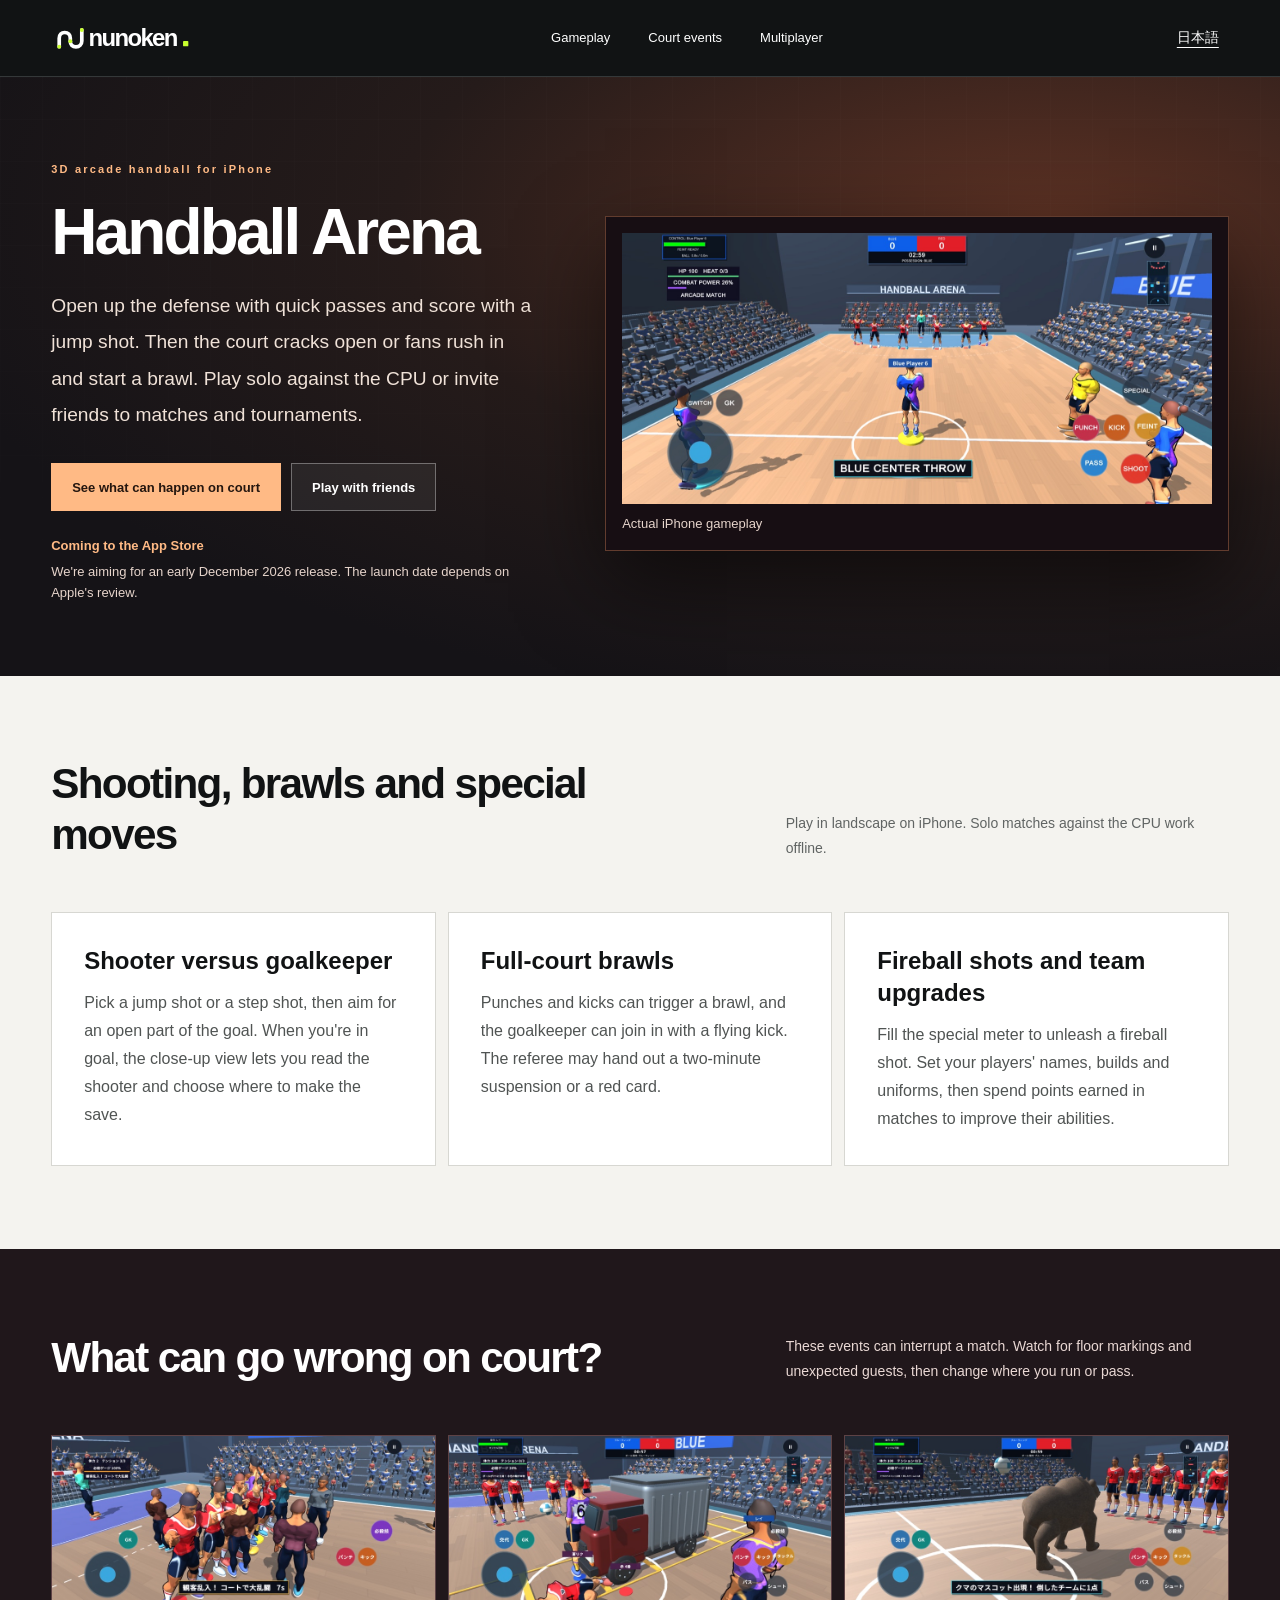
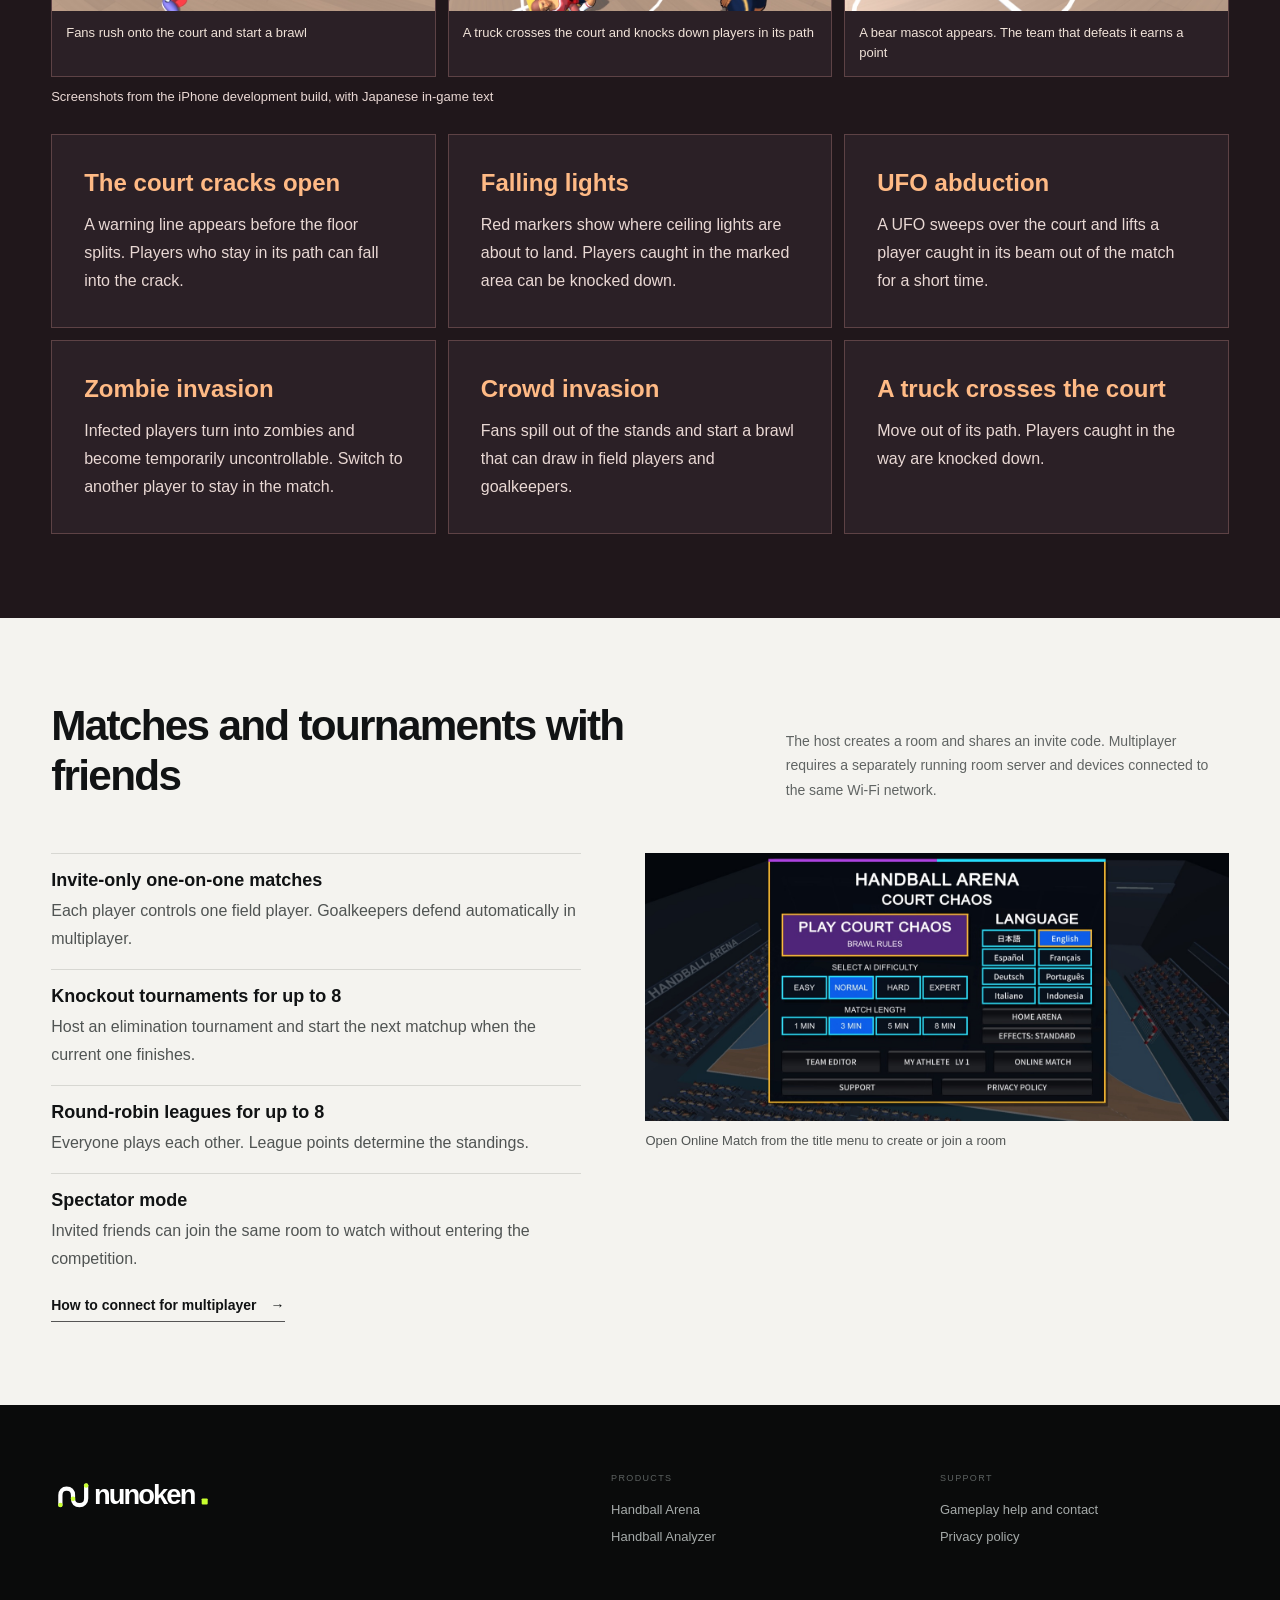
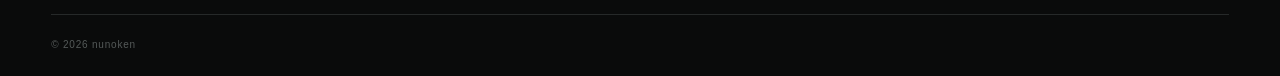
<file: en/handball-arena/index.html>
<!doctype html>
<html lang="en">
<head>
  <meta charset="utf-8">
  <meta name="viewport" content="width=device-width, initial-scale=1">
  <title>Handball Arena | Arcade Handball Brawls for iPhone | nunoken</title>
  <meta name="description" content="A 3D arcade handball game for iPhone with brawls, fireball shots, UFOs and more. Play solo or invite friends to one-on-one matches, tournaments and leagues.">
  <meta name="theme-color" content="#111314">
  <link rel="canonical" href="https://nunoken.com/en/handball-arena/">
  <link rel="alternate" hreflang="ja" href="https://nunoken.com/handball-arena/">
  <link rel="alternate" hreflang="en" href="https://nunoken.com/en/handball-arena/">
  <link rel="alternate" hreflang="x-default" href="https://nunoken.com/en/handball-arena/">
  <meta property="og:type" content="website">
  <meta property="og:locale" content="en_US">
  <meta property="og:title" content="Handball Arena | Arcade Handball Brawls for iPhone">
  <meta property="og:description" content="Play 3D handball on a court with brawls, fireball shots, UFOs and zombies.">
  <meta property="og:url" content="https://nunoken.com/en/handball-arena/">
  <meta property="og:image" content="https://nunoken.com/handball-arena/match-en.jpg">
  <link rel="stylesheet" href="../../assets/styles.css?v=20261127">
  <link rel="stylesheet" href="../../assets/handball-arena.css?v=20261127-events">
  <script src="../../assets/site.js?v=20261110" defer></script>
</head>
<body class="product-page arena-product">
  <a class="skip-link" href="#main">Skip to content</a>
  <header class="site-header">
    <div class="container header-inner">
      <a class="wordmark" href="../" aria-label="nunoken home"><img src="../../brand/nunoken-logo-reverse.svg" alt="nunoken" width="560" height="140"></a>
      <nav class="site-nav" aria-label="On this page">
        <a href="#play">Gameplay</a>
        <a href="#events">Court events</a>
        <a href="#friends">Multiplayer</a>
      </nav>
      <a class="arena-language" href="../../handball-arena/" lang="ja" hreflang="ja">日本語</a>
    </div>
  </header>

  <main id="main">
    <section class="sales-hero section-dark" aria-labelledby="hero-title">
      <div class="container sales-hero-grid">
        <div class="sales-hero-copy">
          <p class="eyebrow">3D arcade handball for iPhone</p>
          <h1 id="hero-title">Handball Arena</h1>
          <p class="hero-lead">Open up the defense with quick passes and score with a jump shot. Then the court cracks open or fans rush in and start a brawl. Play solo against the CPU or invite friends to matches and tournaments.</p>
          <div class="cta-row">
            <a class="button" href="#events">See what can happen on court</a>
            <a class="button button-secondary" href="#friends">Play with friends</a>
          </div>
          <p class="store-note"><strong>Coming to the App Store</strong><br>We're aiming for an early December 2026 release. The launch date depends on Apple's review.</p>
        </div>
        <figure class="sales-hero-visual">
          <img src="../../handball-arena/match-en.jpg" alt="The blue team gets ready for a center throw while red defenders line up in front of the goal." width="1440" height="662" fetchpriority="high">
          <figcaption>Actual iPhone gameplay</figcaption>
        </figure>
      </div>
    </section>

    <section id="play" class="section-pad" aria-labelledby="play-title">
      <div class="container">
        <div class="section-heading">
          <h2 id="play-title">Shooting, brawls and special moves</h2>
          <p>Play in landscape on iPhone. Solo matches against the CPU work offline.</p>
        </div>
        <div class="arena-cards">
          <article>
            <h3>Shooter versus goalkeeper</h3>
            <p>Pick a jump shot or a step shot, then aim for an open part of the goal. When you're in goal, the close-up view lets you read the shooter and choose where to make the save.</p>
          </article>
          <article>
            <h3>Full-court brawls</h3>
            <p>Punches and kicks can trigger a brawl, and the goalkeeper can join in with a flying kick. The referee may hand out a two-minute suspension or a red card.</p>
          </article>
          <article>
            <h3>Fireball shots and team upgrades</h3>
            <p>Fill the special meter to unleash a fireball shot. Set your players' names, builds and uniforms, then spend points earned in matches to improve their abilities.</p>
          </article>
        </div>
      </div>
    </section>

    <section id="events" class="arena-events section-pad section-dark" aria-labelledby="events-title">
      <div class="container">
        <div class="section-heading inverse">
          <h2 id="events-title">What can go wrong on court?</h2>
          <p>These events can interrupt a match. Watch for floor markings and unexpected guests, then change where you run or pass.</p>
        </div>
        <div class="arena-cards arena-event-gallery">
          <figure>
            <img src="../../handball-arena/events/crowd-brawl.jpg" alt="Fans and players get caught in a brawl in front of the goal" width="890" height="409" loading="lazy" decoding="async">
            <figcaption>Fans rush onto the court and start a brawl</figcaption>
          </figure>
          <figure>
            <img src="../../handball-arena/events/truck-crossing.jpg" alt="A truck follows the warning lines across the court while a player lies on the floor" width="890" height="409" loading="lazy" decoding="async">
            <figcaption>A truck crosses the court and knocks down players in its path</figcaption>
          </figure>
          <figure>
            <img src="../../handball-arena/events/bear-mascot.jpg" alt="A bear mascot appears in the center circle in front of the red team" width="890" height="409" loading="lazy" decoding="async">
            <figcaption>A bear mascot appears. The team that defeats it earns a point</figcaption>
          </figure>
        </div>
        <p class="arena-event-gallery-note">Screenshots from the iPhone development build, with Japanese in-game text</p>
        <div class="arena-cards">
          <article><h3>The court cracks open</h3><p>A warning line appears before the floor splits. Players who stay in its path can fall into the crack.</p></article>
          <article><h3>Falling lights</h3><p>Red markers show where ceiling lights are about to land. Players caught in the marked area can be knocked down.</p></article>
          <article><h3>UFO abduction</h3><p>A UFO sweeps over the court and lifts a player caught in its beam out of the match for a short time.</p></article>
          <article><h3>Zombie invasion</h3><p>Infected players turn into zombies and become temporarily uncontrollable. Switch to another player to stay in the match.</p></article>
          <article><h3>Crowd invasion</h3><p>Fans spill out of the stands and start a brawl that can draw in field players and goalkeepers.</p></article>
          <article><h3>A truck crosses the court</h3><p>Move out of its path. Players caught in the way are knocked down.</p></article>
        </div>
      </div>
    </section>

    <section id="friends" class="section-pad" aria-labelledby="friends-title">
      <div class="container">
        <div class="section-heading">
          <h2 id="friends-title">Matches and tournaments with friends</h2>
          <p>The host creates a room and shares an invite code. Multiplayer requires a separately running room server and devices connected to the same Wi-Fi network.</p>
        </div>
        <div class="arena-friends-grid">
          <dl class="arena-modes">
            <div><dt>Invite-only one-on-one matches</dt><dd>Each player controls one field player. Goalkeepers defend automatically in multiplayer.</dd></div>
            <div><dt>Knockout tournaments for up to 8</dt><dd>Host an elimination tournament and start the next matchup when the current one finishes.</dd></div>
            <div><dt>Round-robin leagues for up to 8</dt><dd>Everyone plays each other. League points determine the standings.</dd></div>
            <div><dt>Spectator mode</dt><dd>Invited friends can join the same room to watch without entering the competition.</dd></div>
          </dl>
          <figure class="arena-menu-screen">
            <img src="../../handball-arena/menu-en.jpg" alt="The title menu with options to play Court Chaos, customize teams or open a multiplayer match." width="1440" height="662" loading="lazy" decoding="async">
            <figcaption>Open Online Match from the title menu to create or join a room</figcaption>
          </figure>
        </div>
        <a class="text-link" href="../../handball-arena/support/#english">How to connect for multiplayer <span aria-hidden="true">→</span></a>
      </div>
    </section>
  </main>

  <footer class="site-footer">
    <div class="container footer-main">
      <div><a class="wordmark footer-mark" href="../" aria-label="nunoken home"><img src="../../brand/nunoken-logo-reverse.svg" alt="nunoken" width="560" height="140"></a></div>
      <div class="footer-product"><small>PRODUCTS</small><a href="./" aria-current="page">Handball Arena</a><a href="../handball-analyzer/">Handball Analyzer</a></div>
      <div class="footer-future"><small>SUPPORT</small><a href="../../handball-arena/support/#english">Gameplay help and contact</a><a href="../../handball-arena/support/#privacy-en">Privacy policy</a></div>
    </div>
    <div class="container footer-bottom"><span>© <span data-year>2026</span> nunoken</span></div>
  </footer>
</body>
</html>
</file>
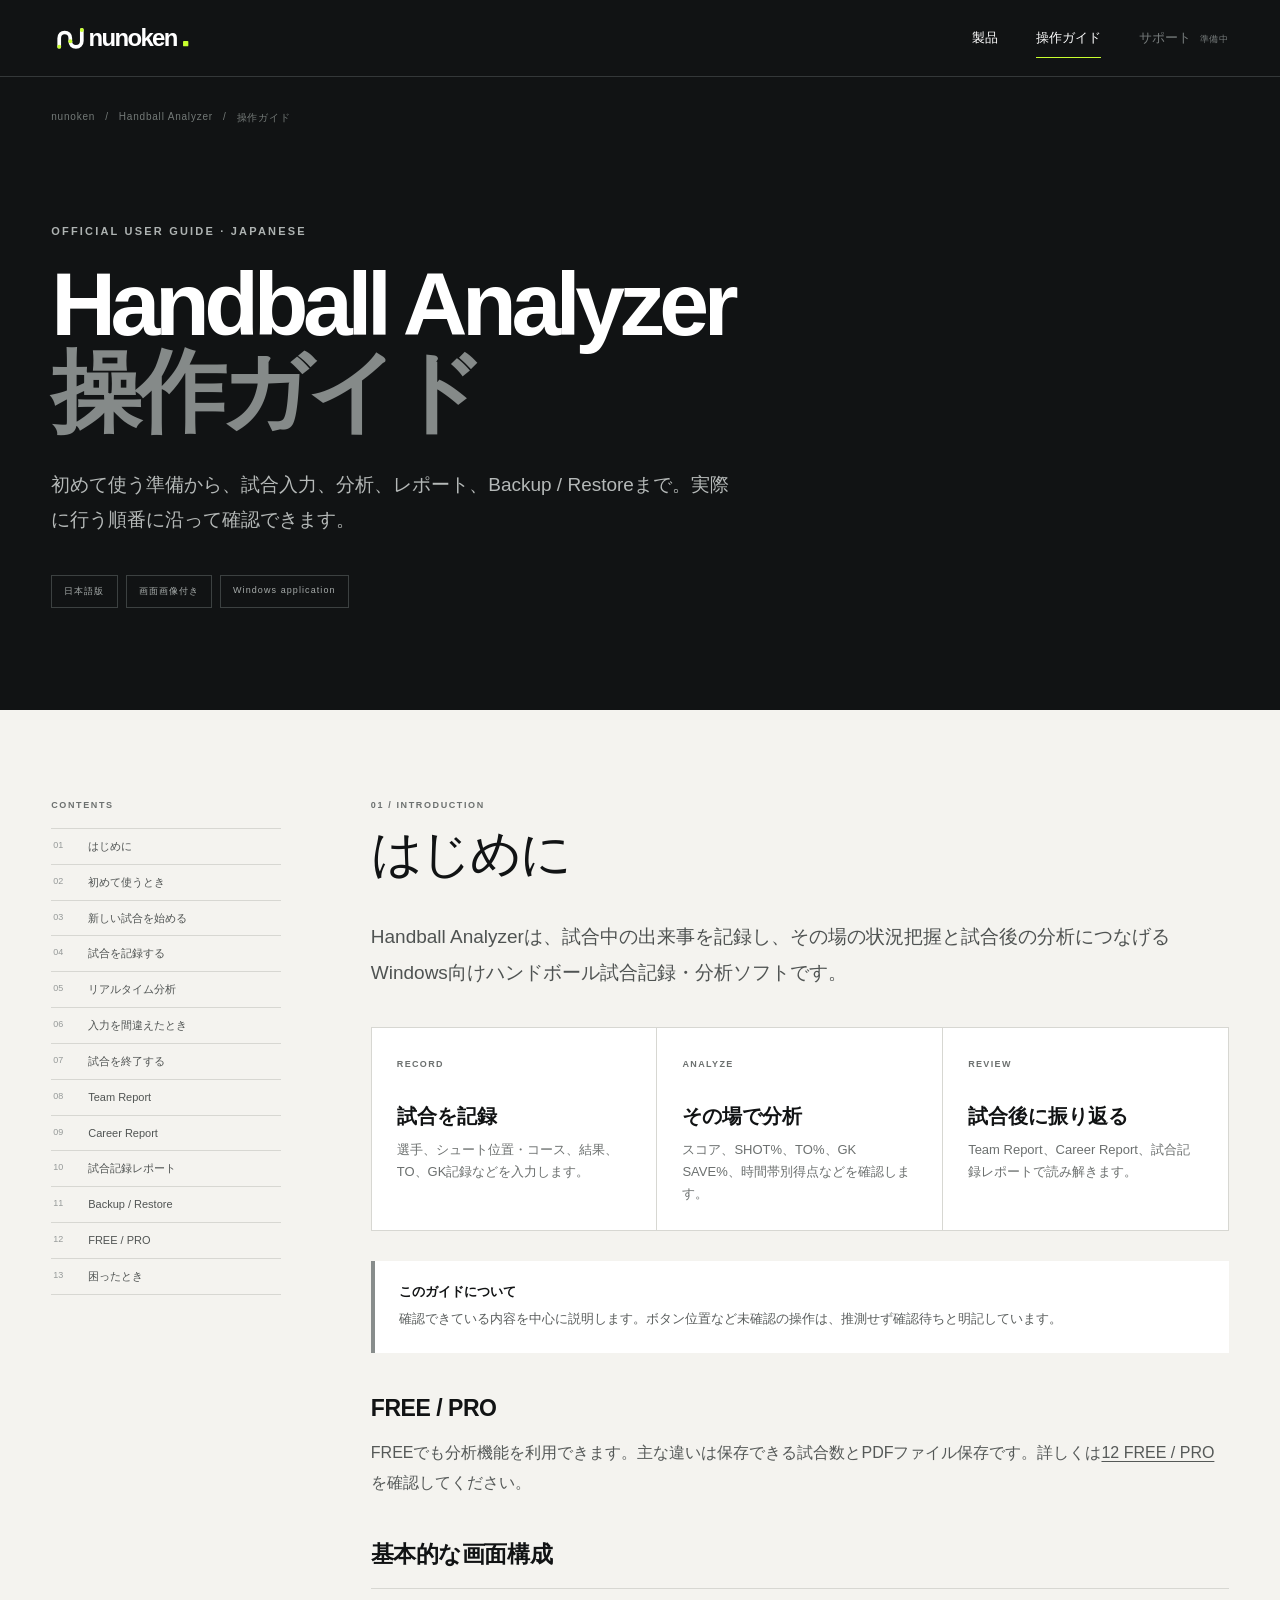
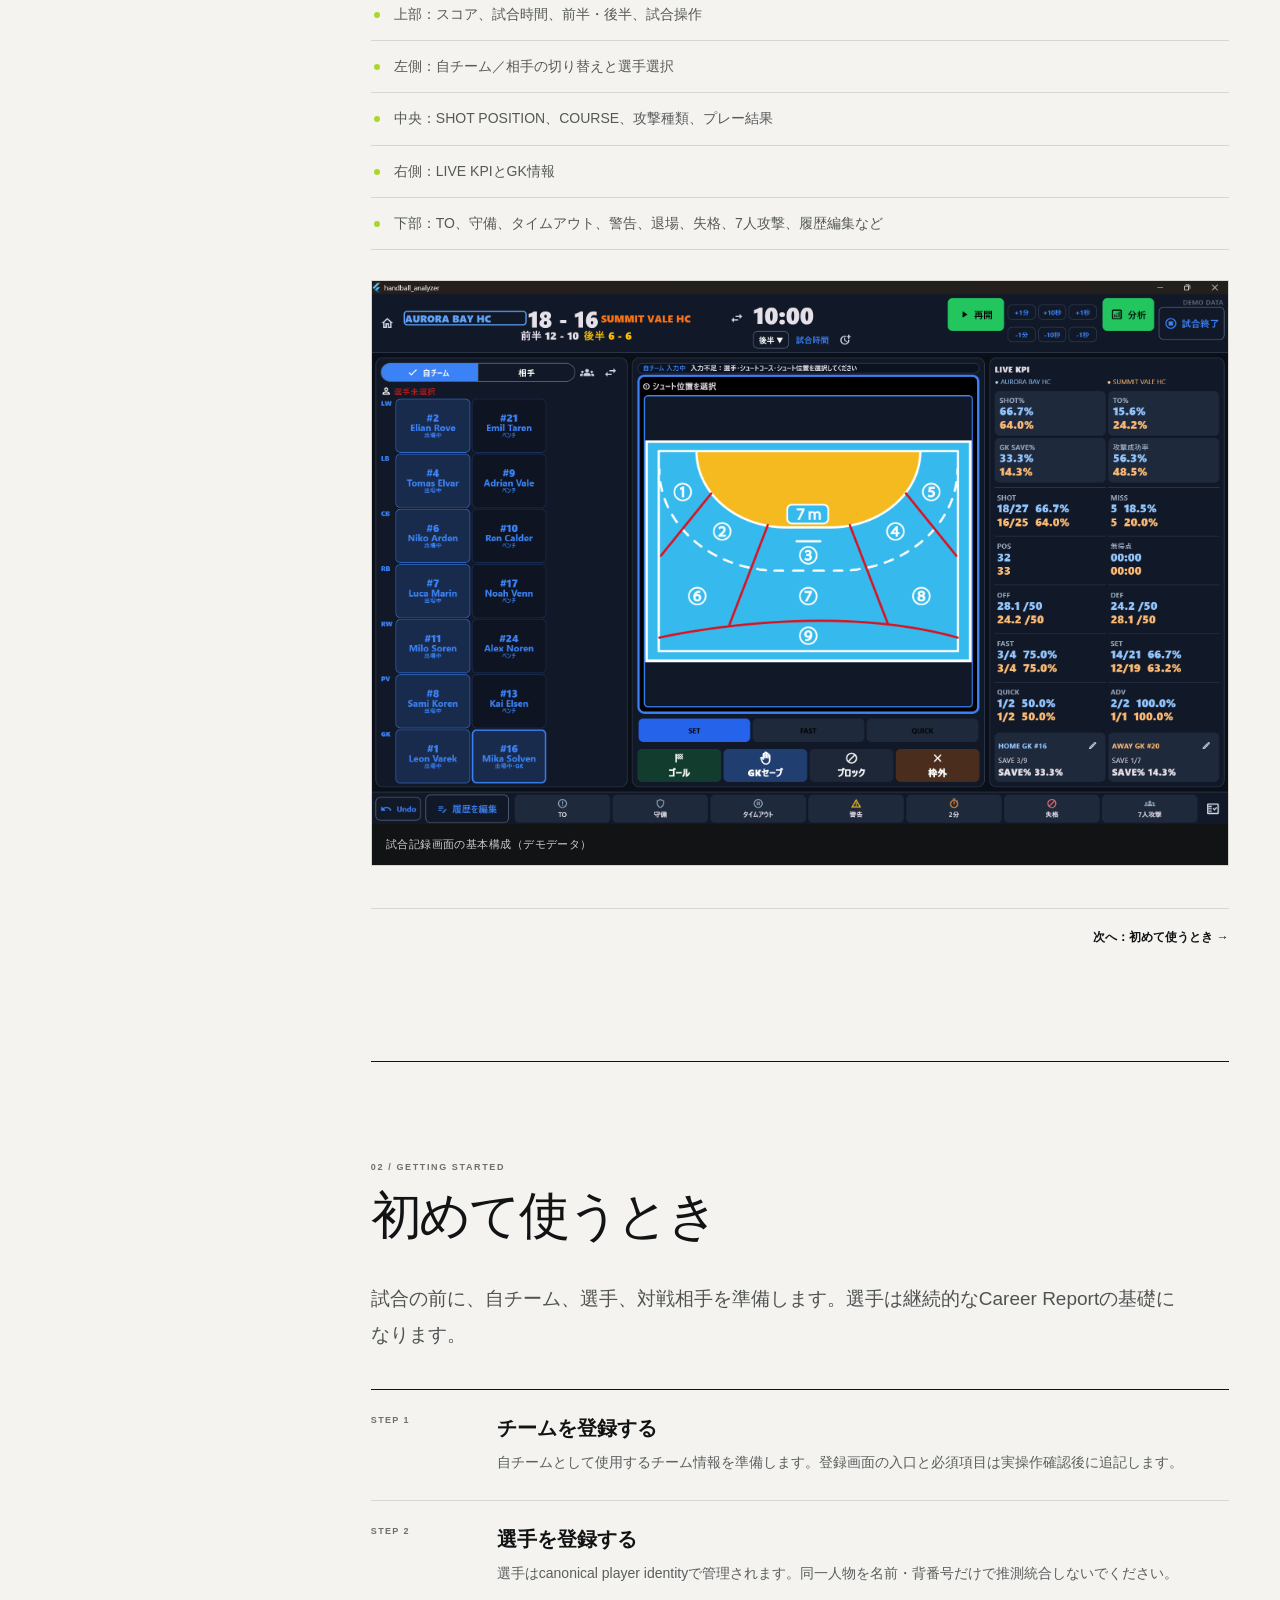
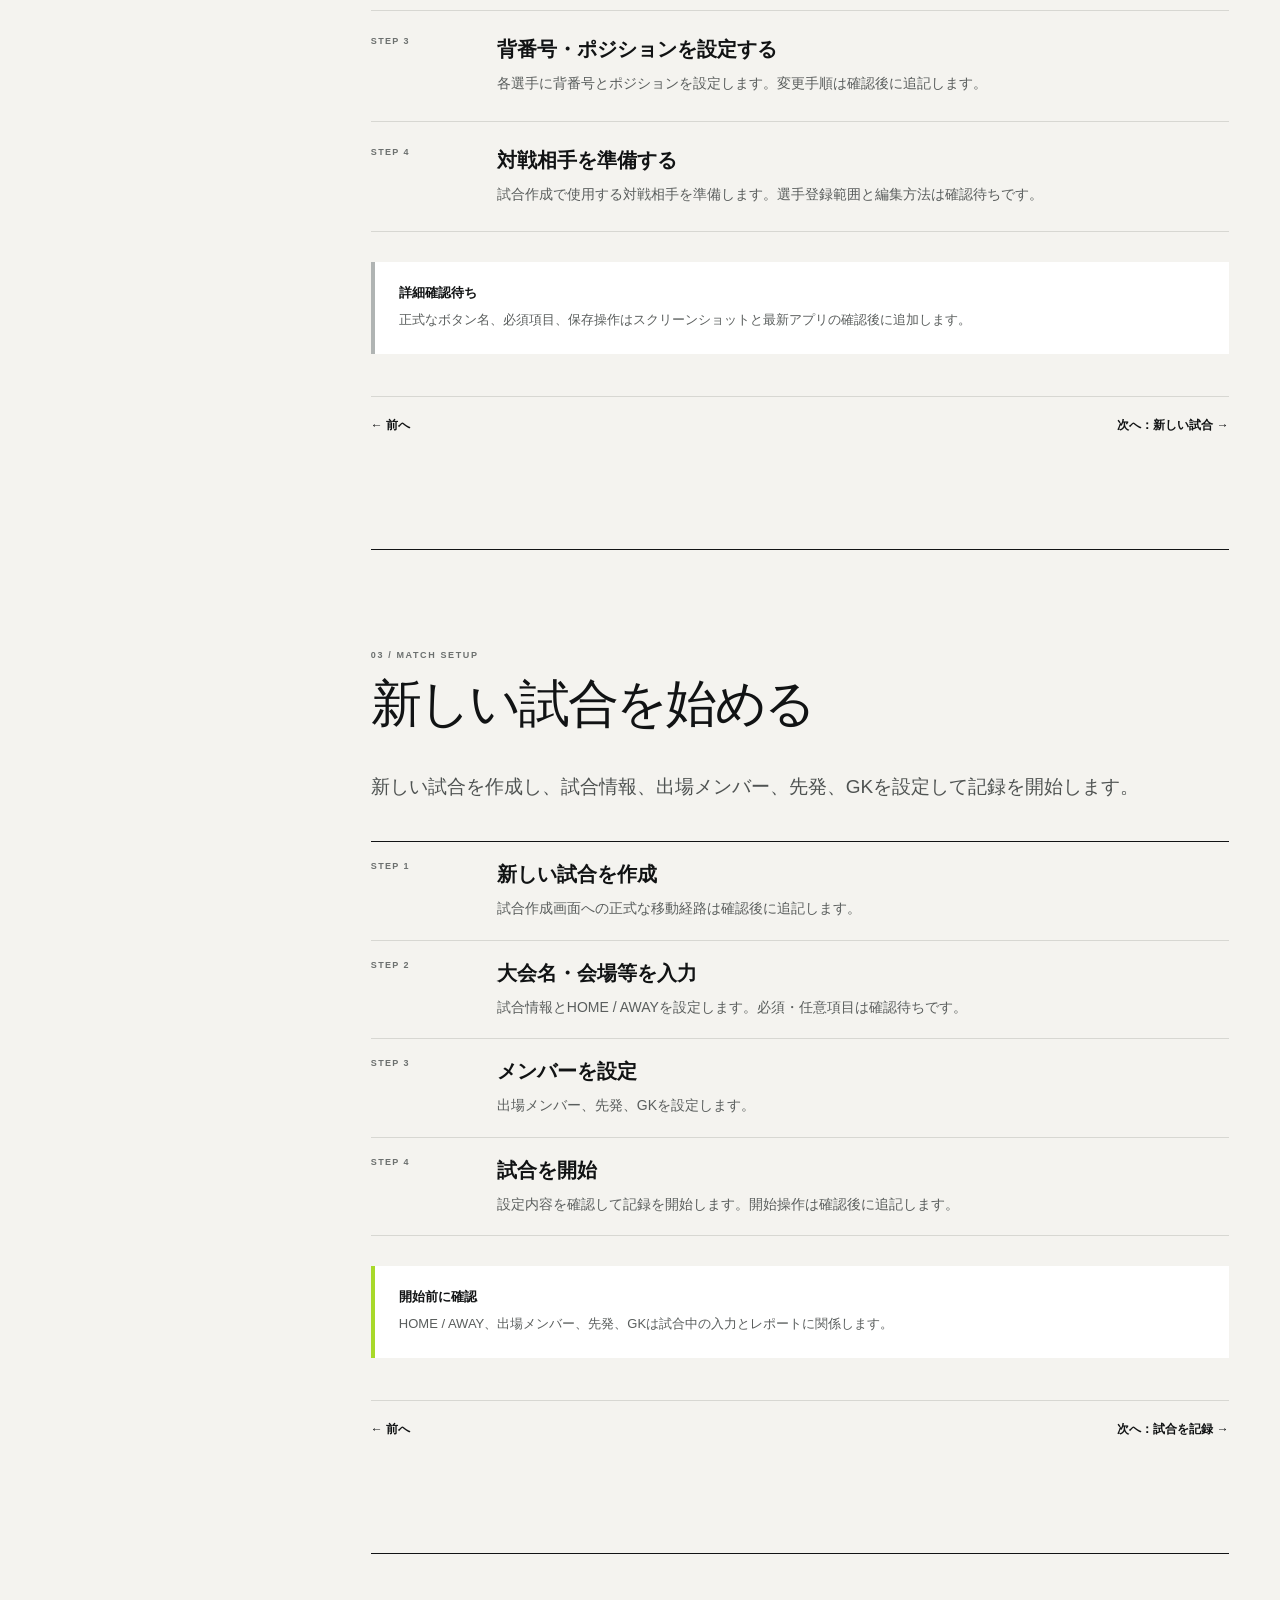
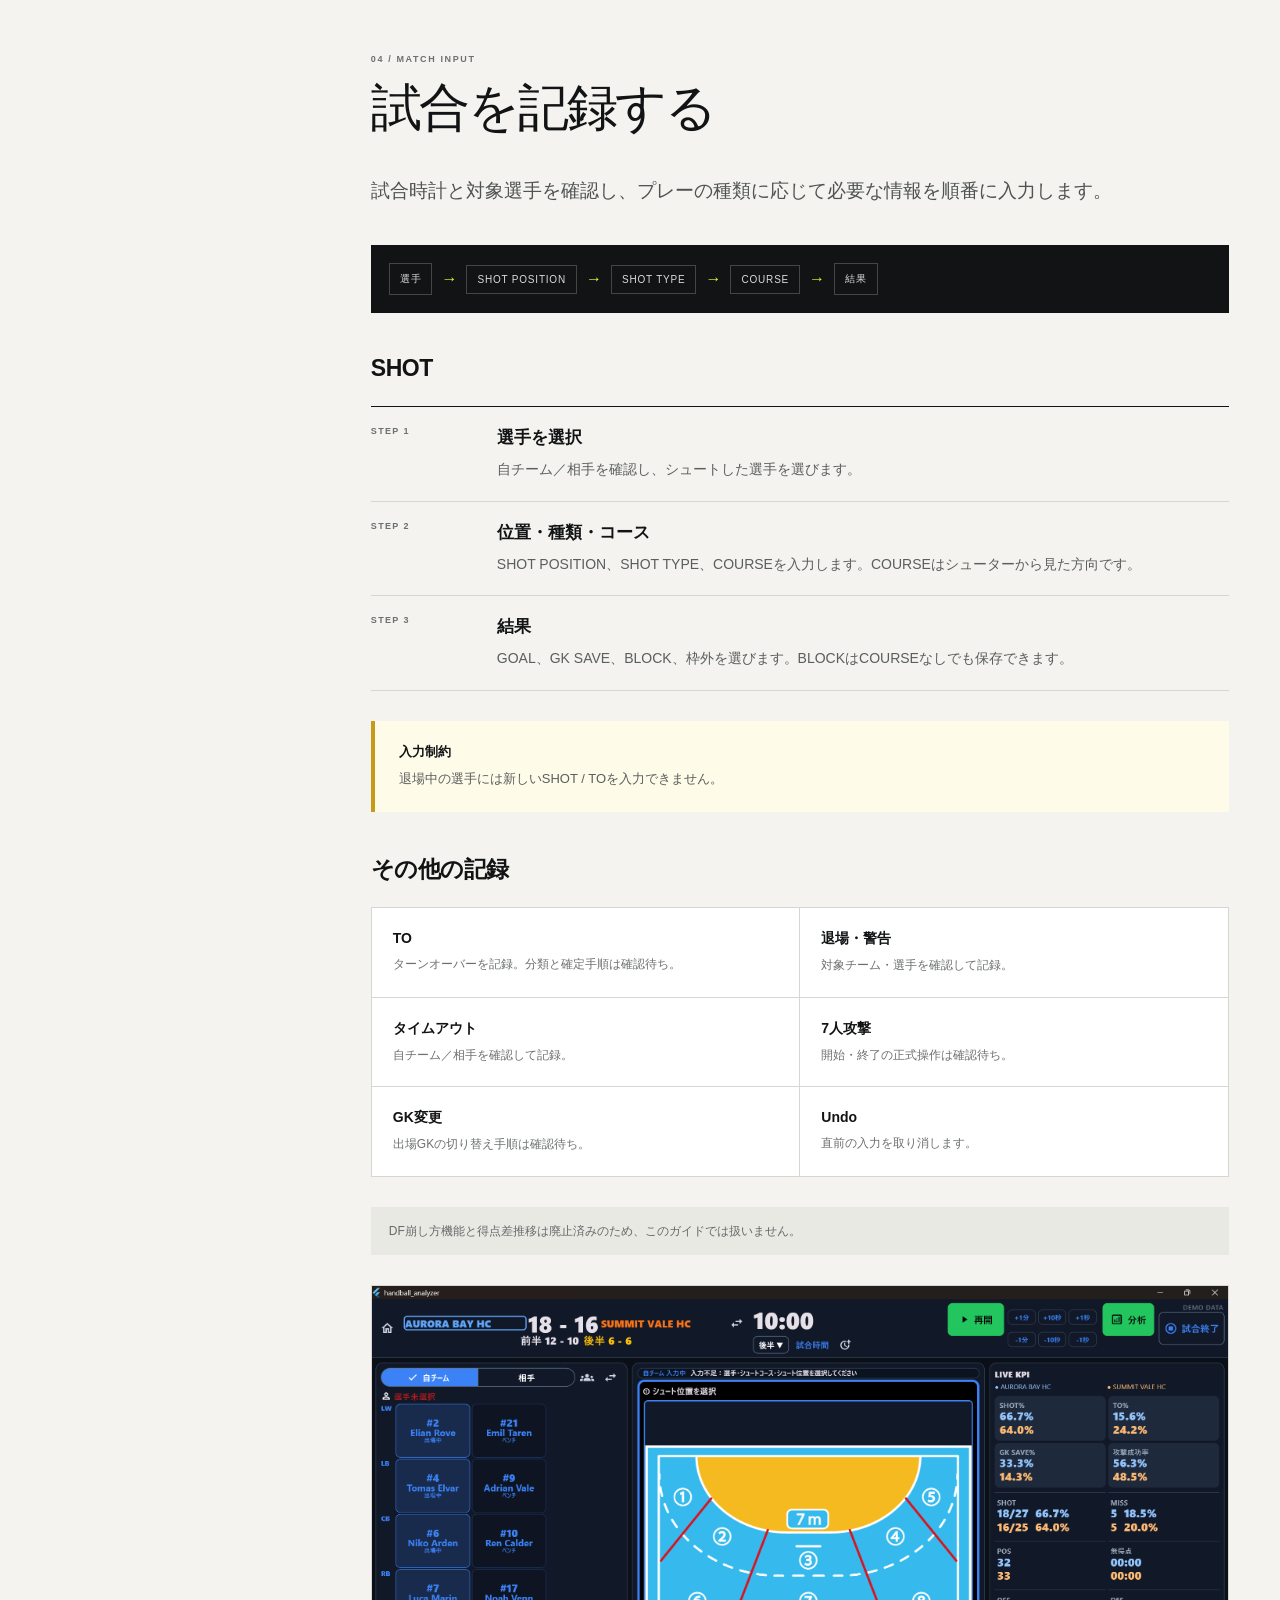
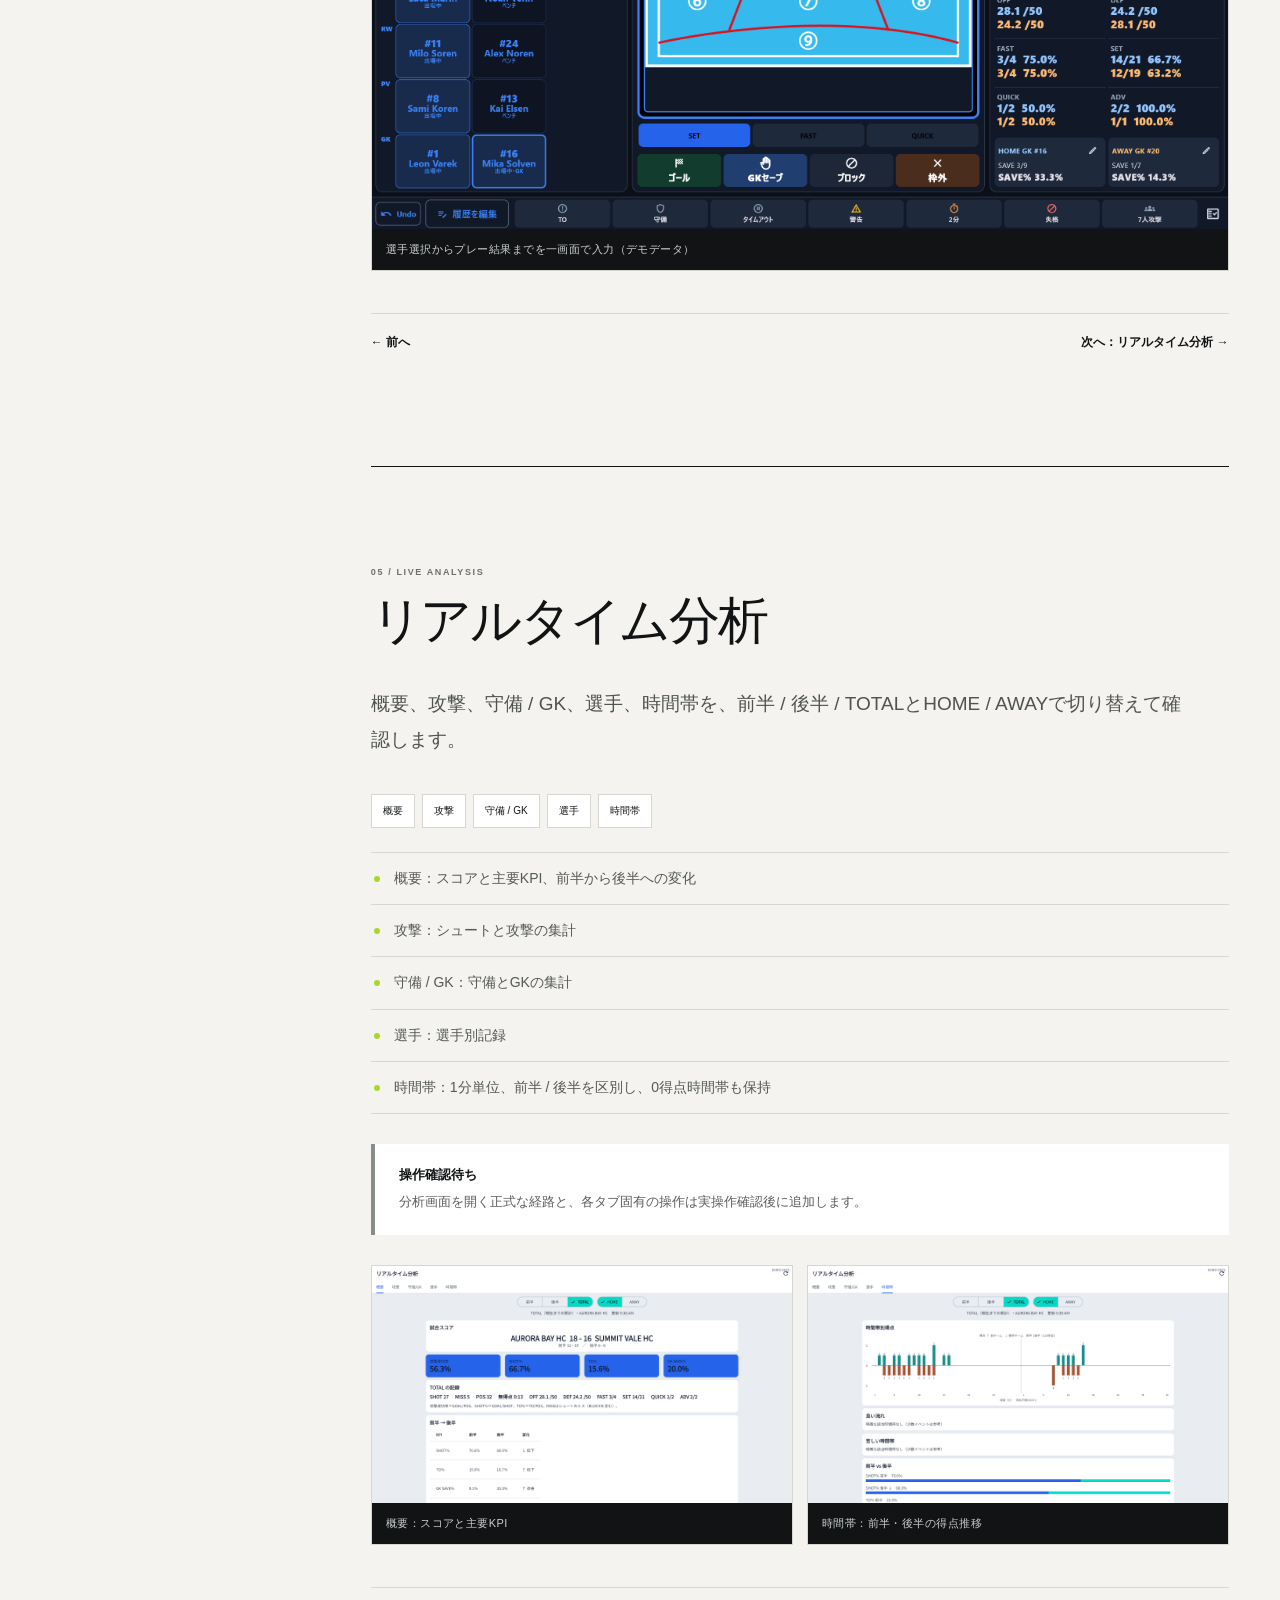
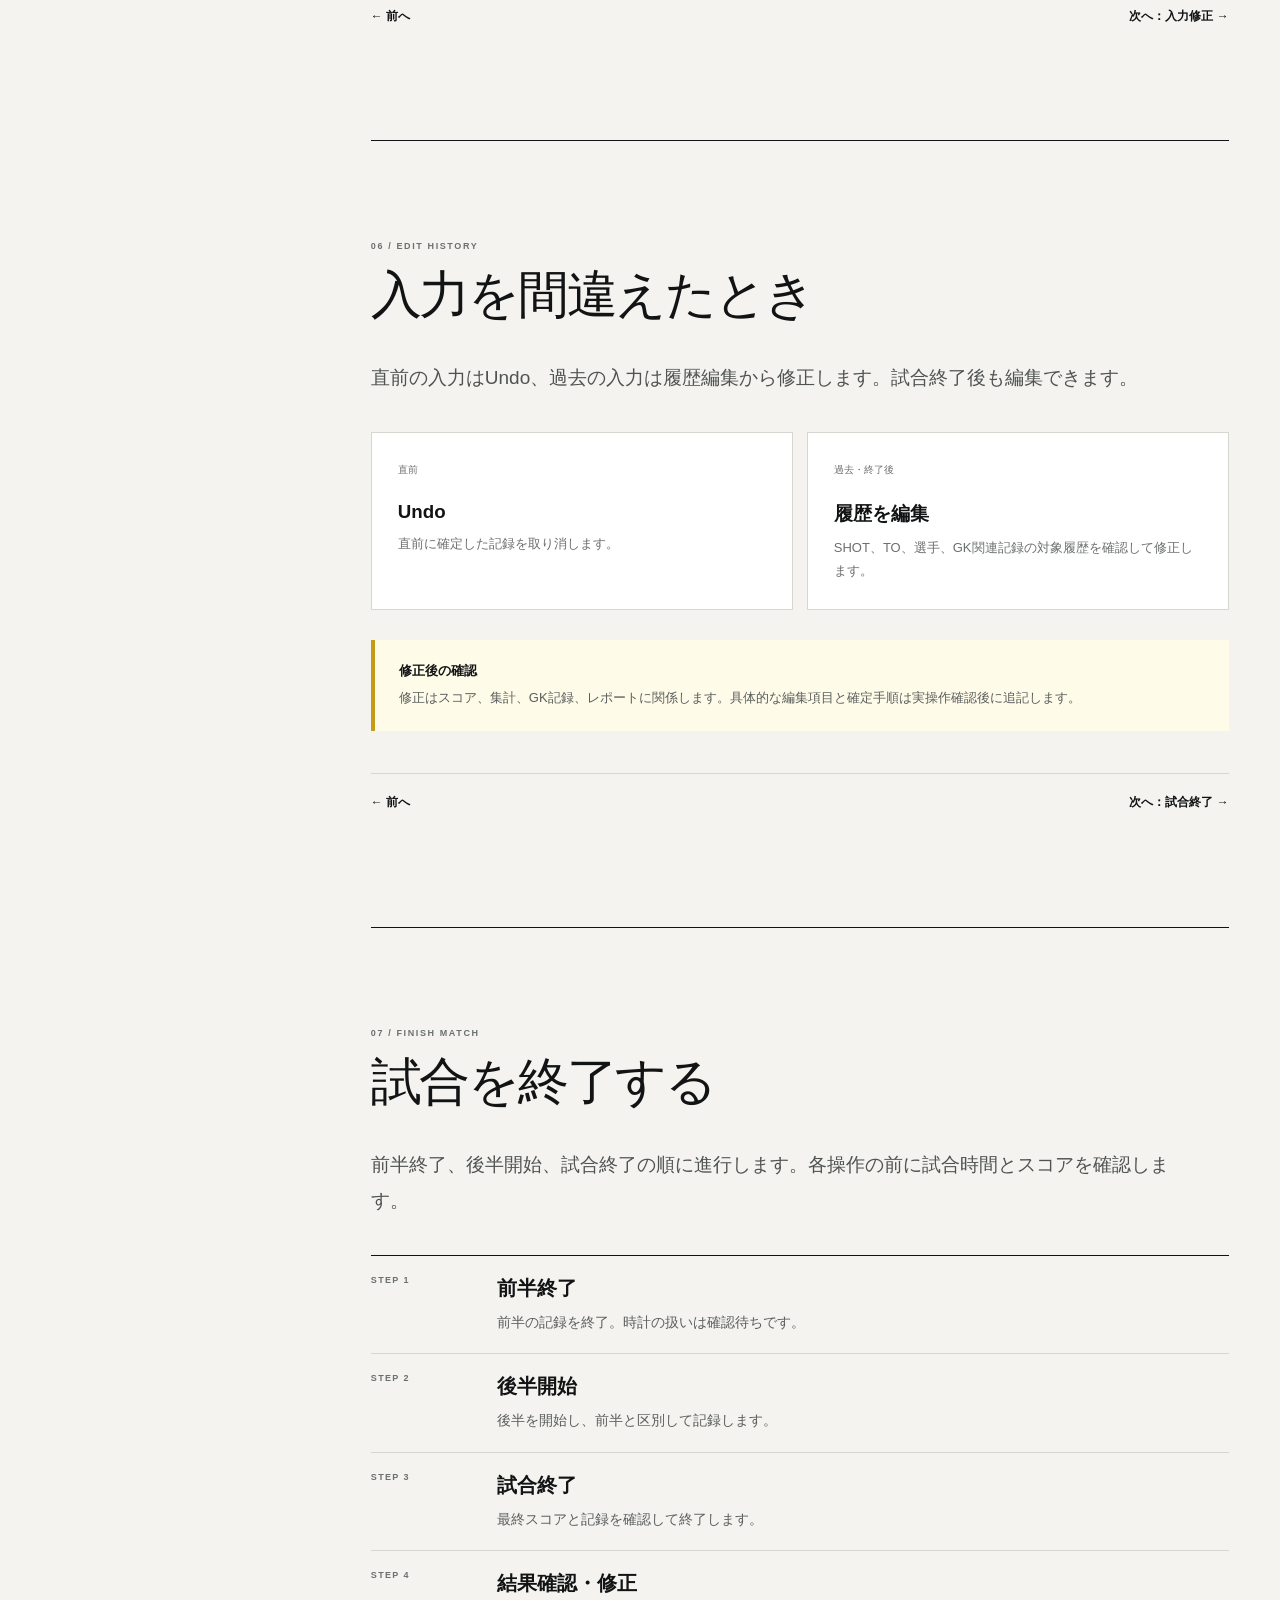
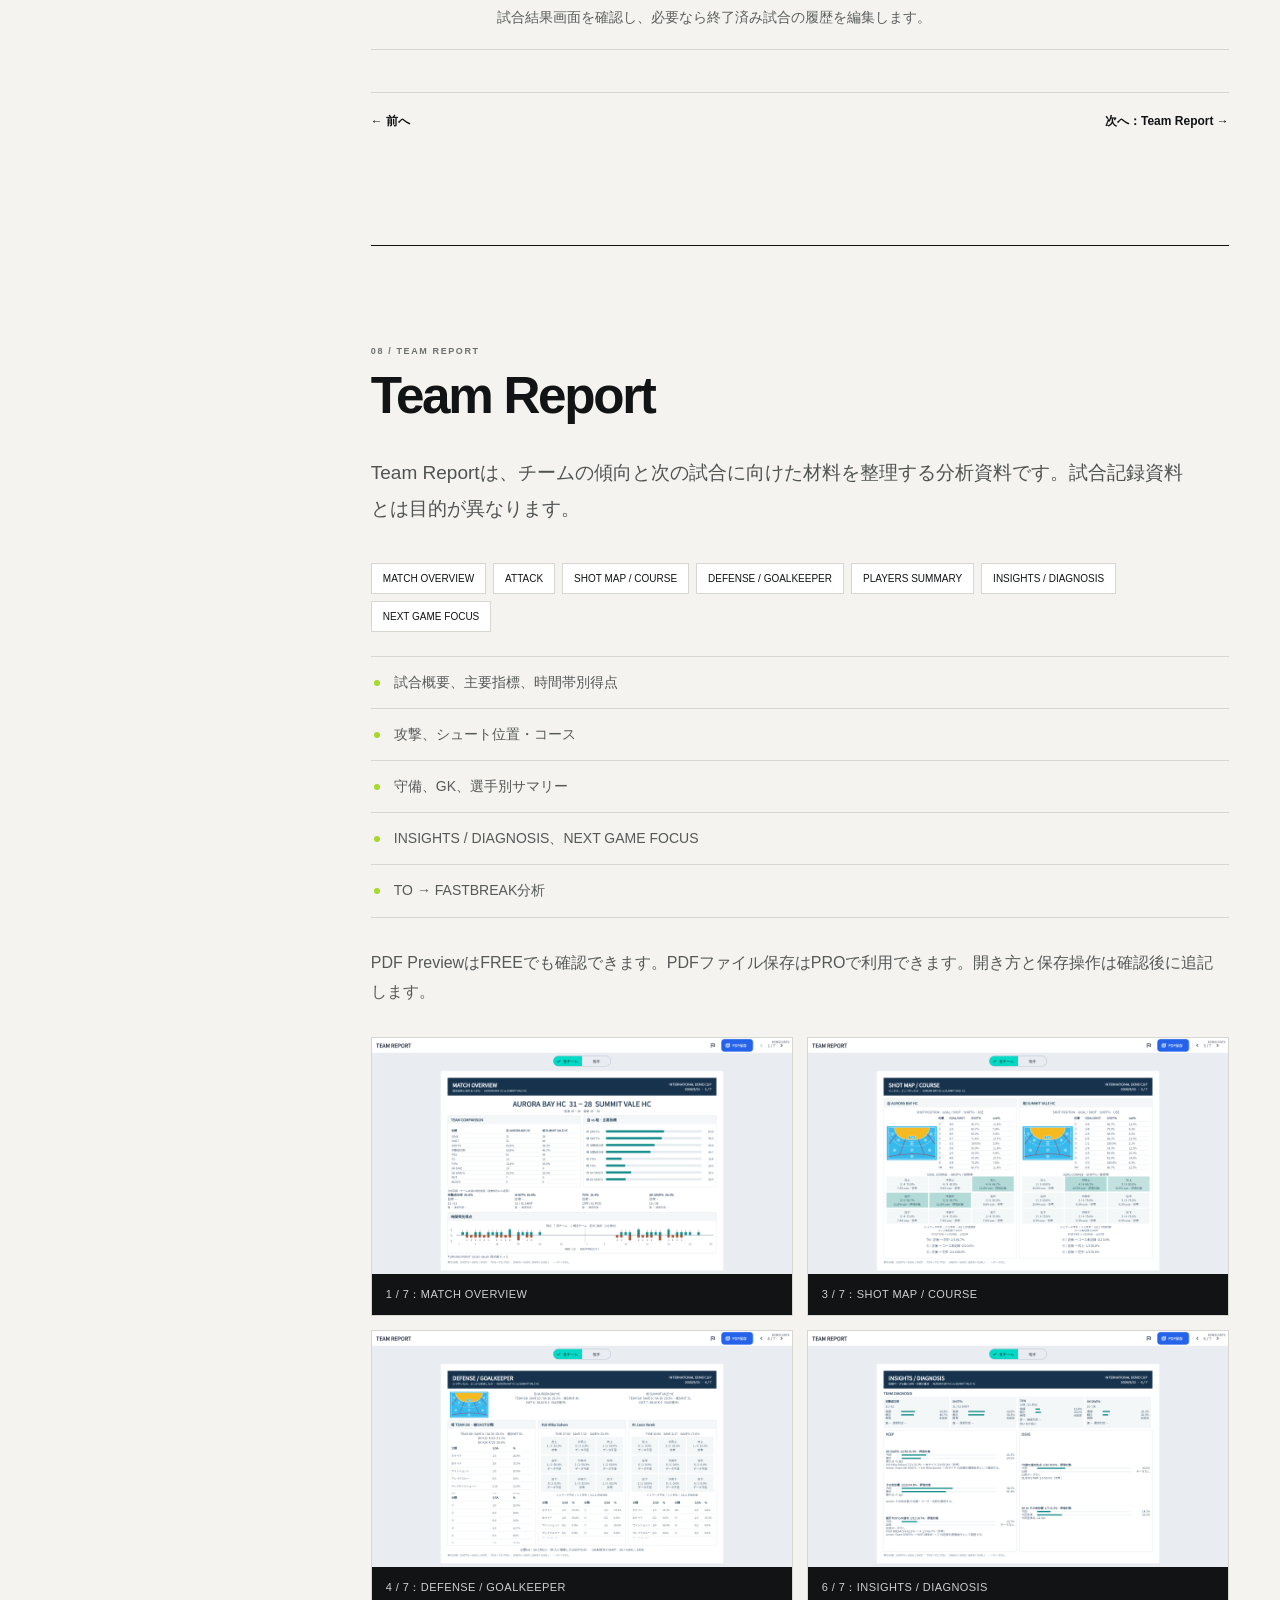
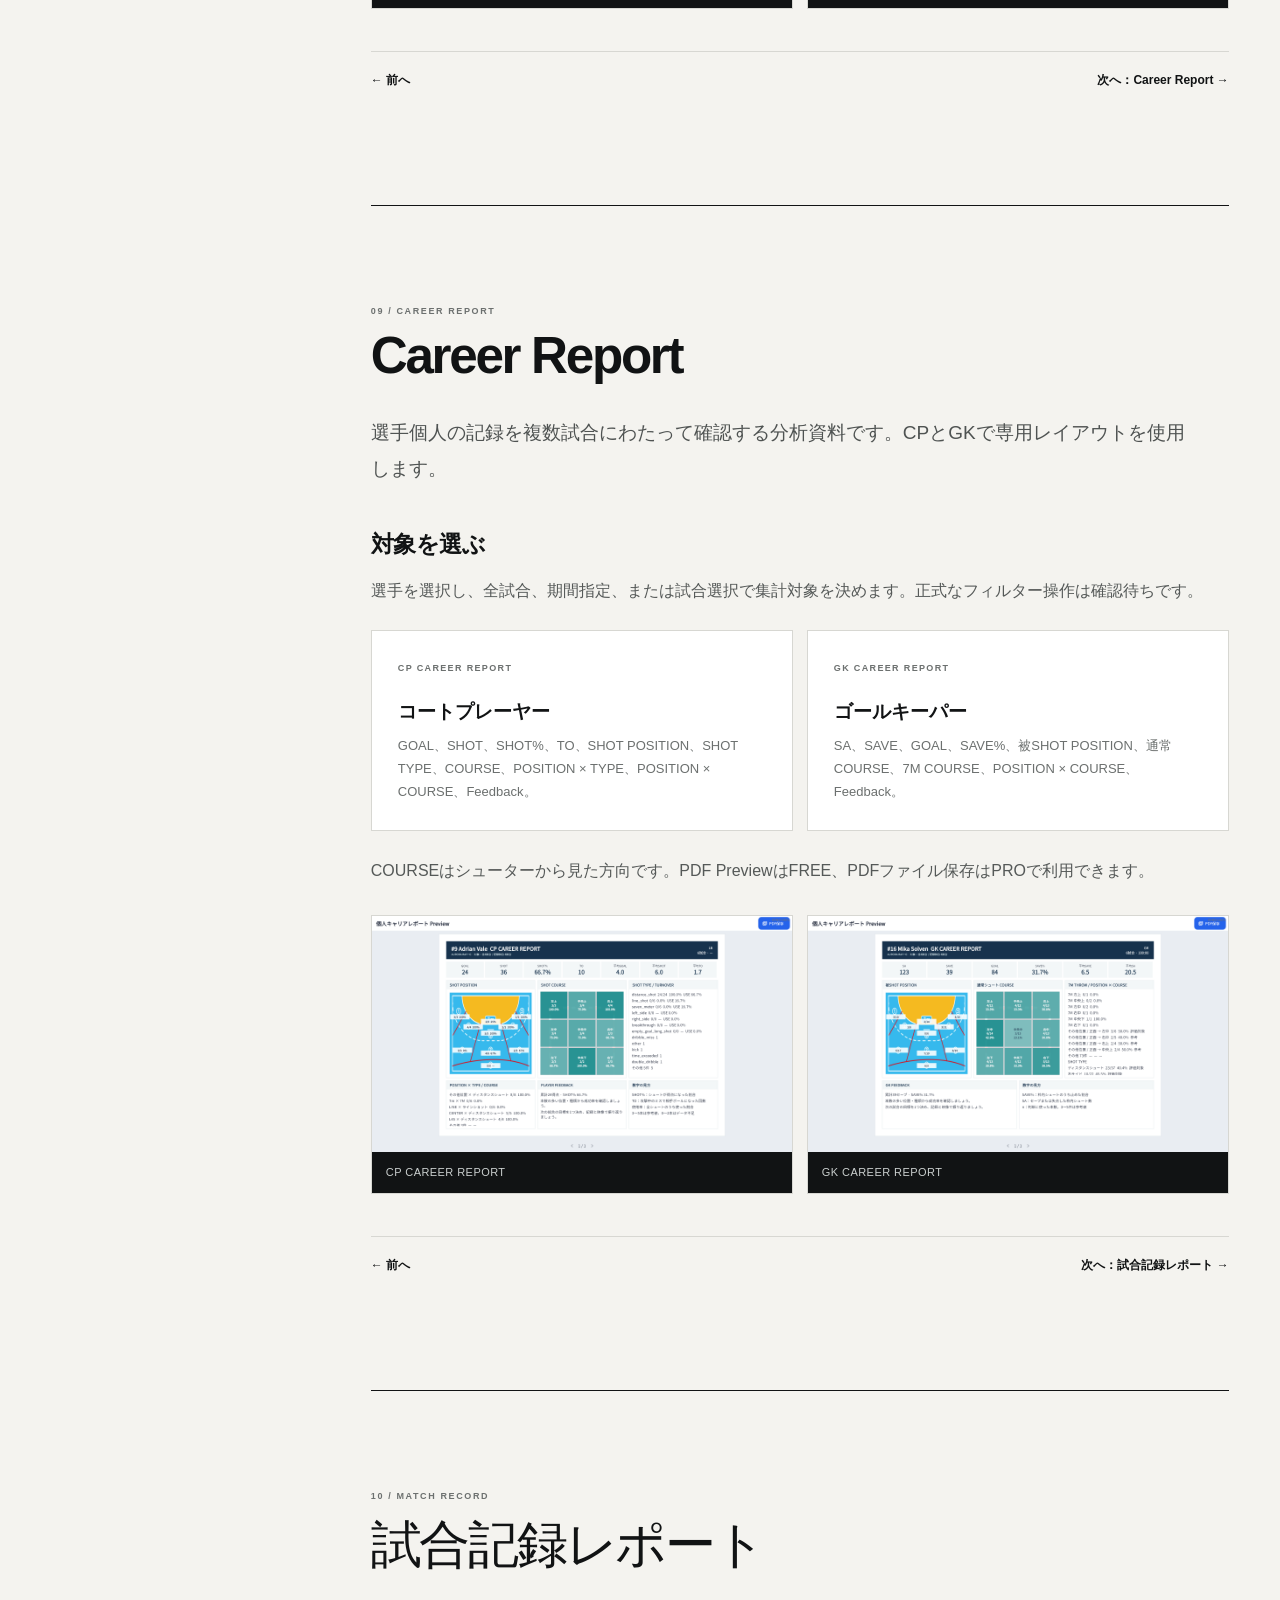
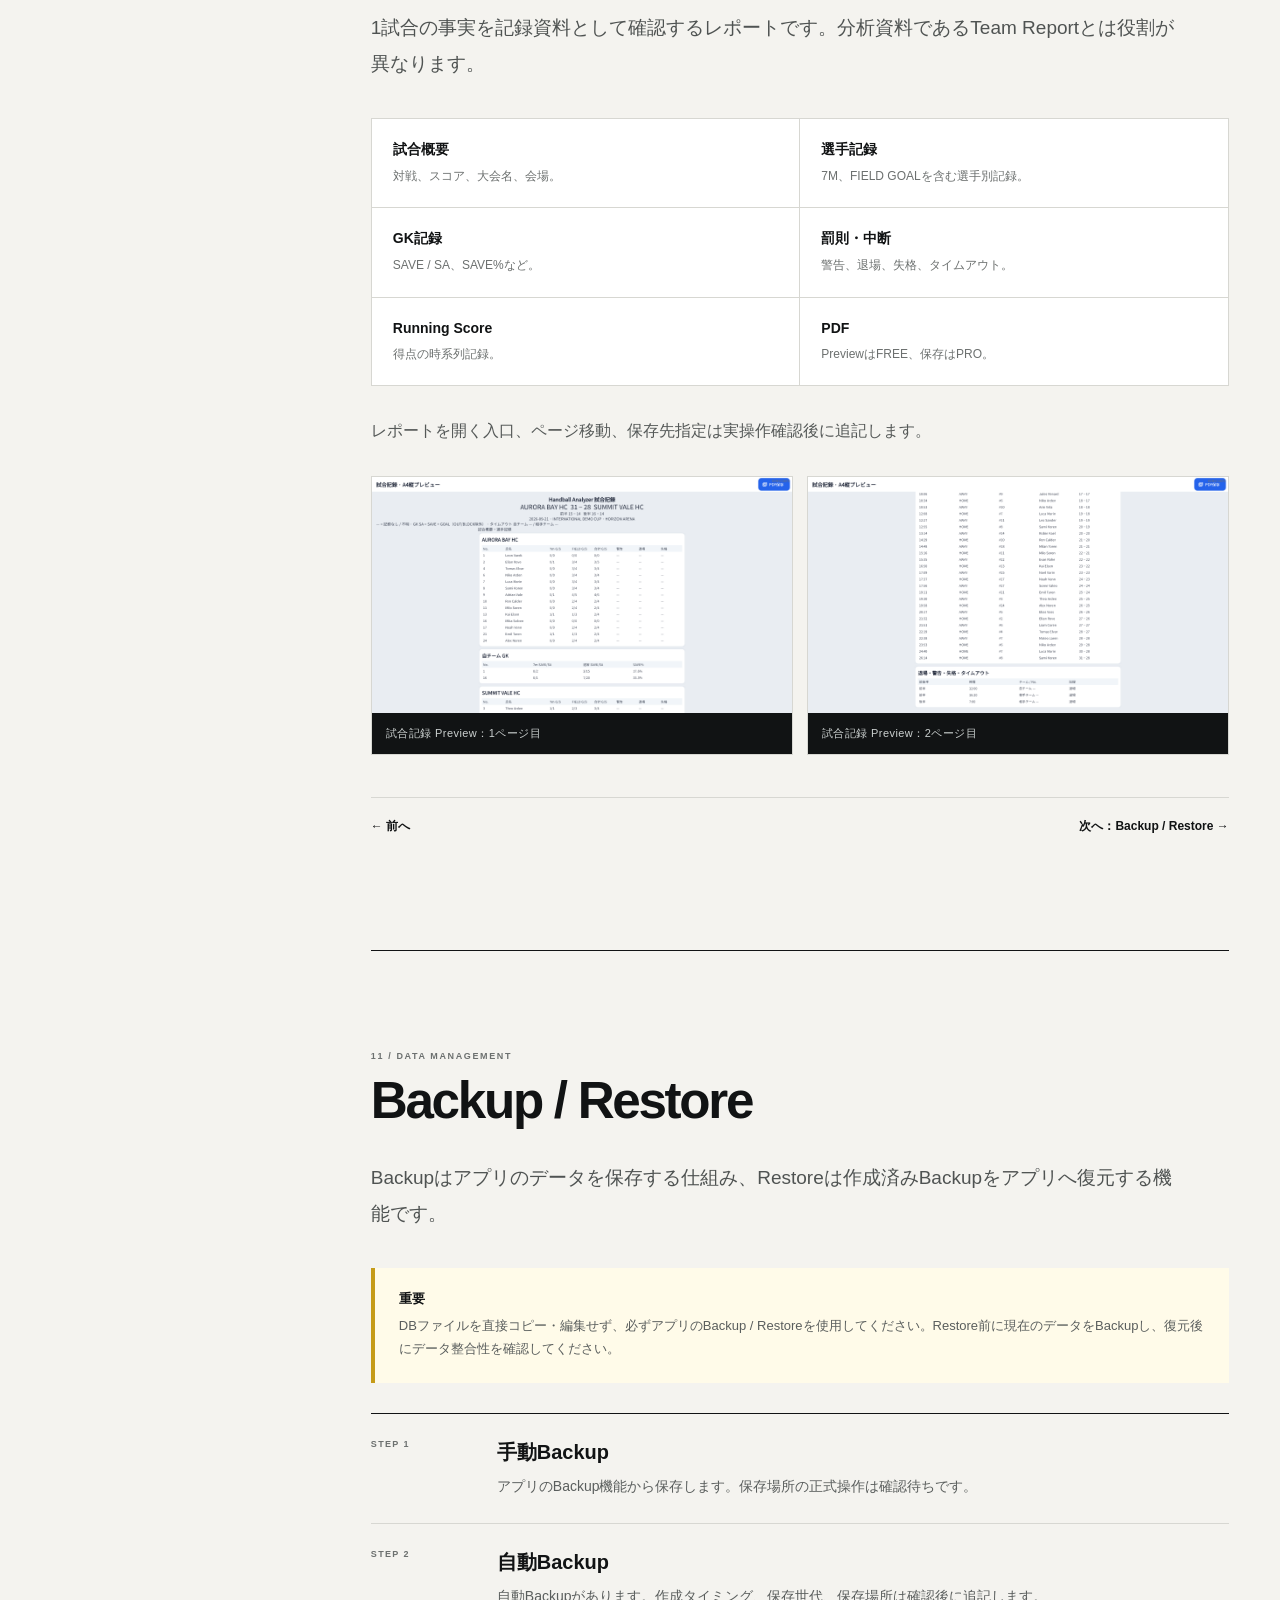
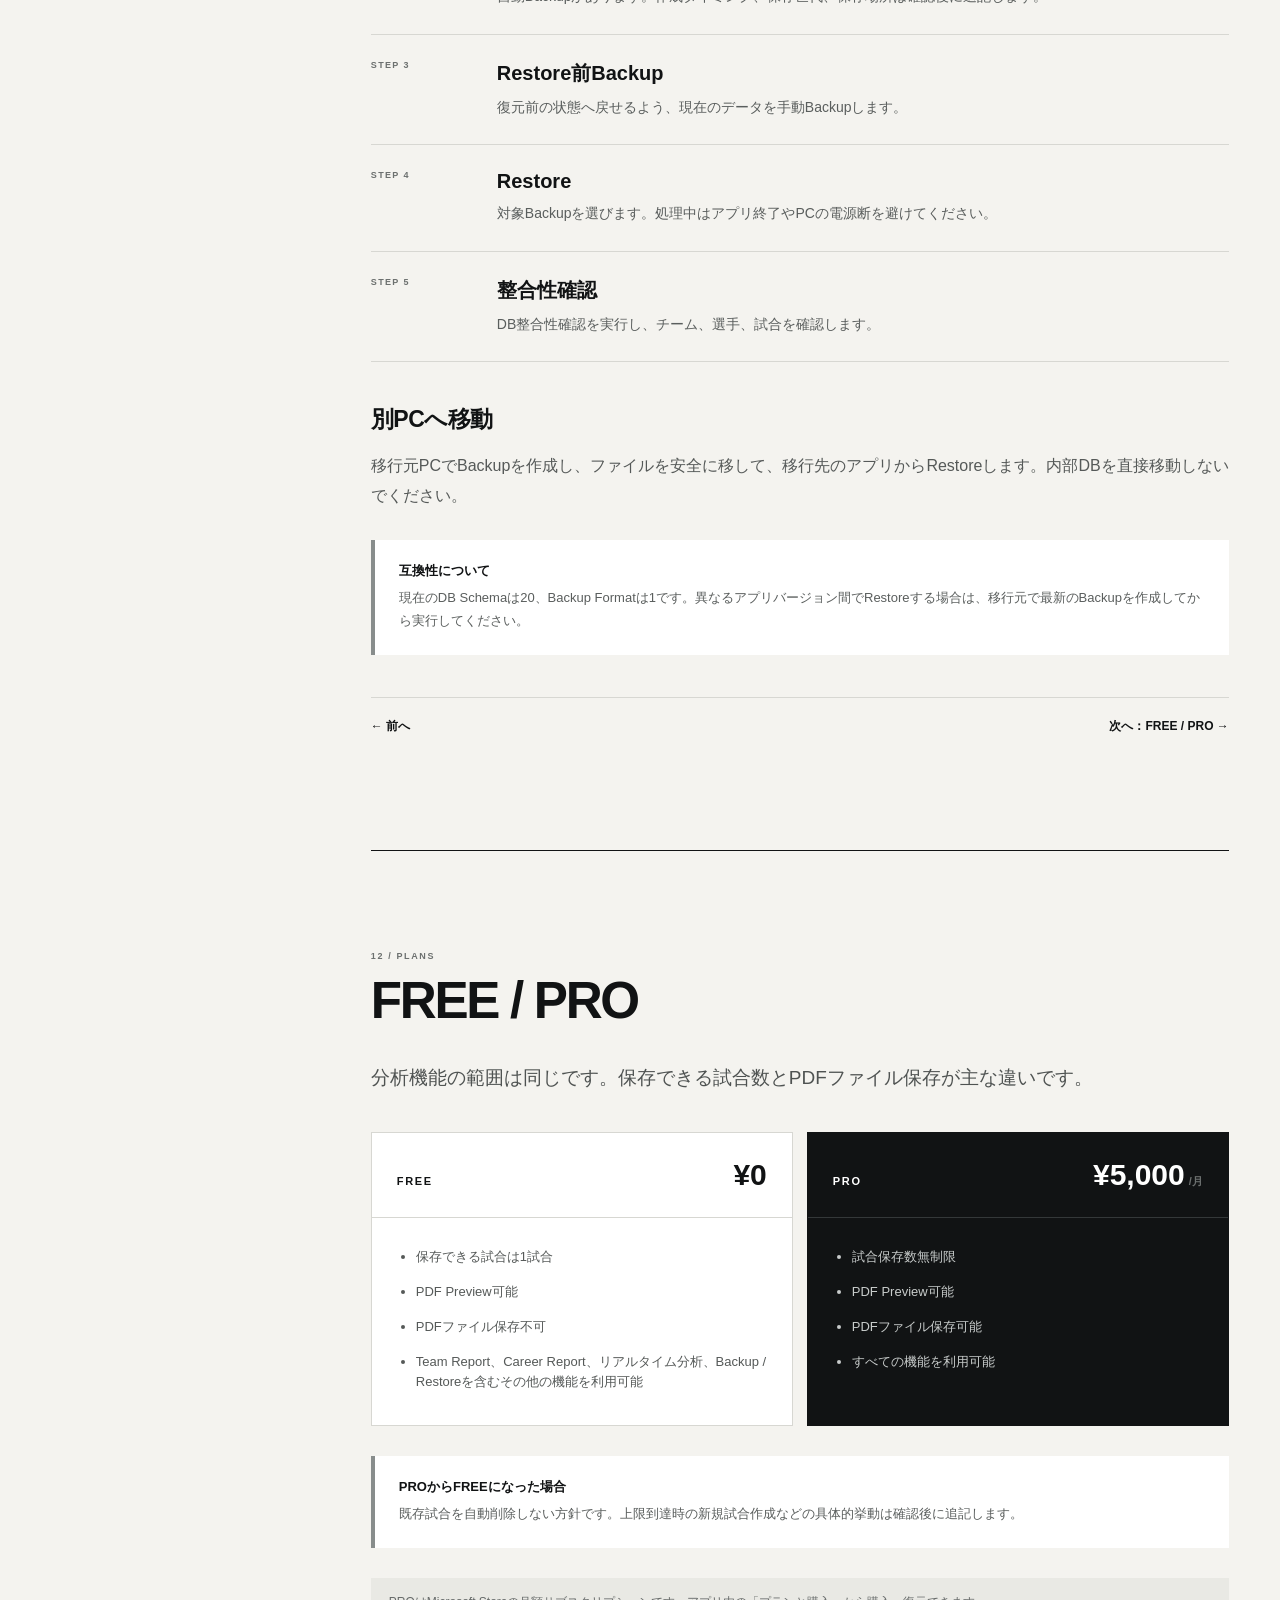
<file: handball-analyzer/guide/index.html>
<!doctype html>
<html lang="ja">
<head>
  <meta charset="utf-8">
  <meta name="viewport" content="width=device-width, initial-scale=1">
  <title>Handball Analyzer 操作ガイド | nunoken</title>
  <meta name="description" content="Handball Analyzerの基本設定、試合記録、リアルタイム分析、Team Report、Career Report、Backup / Restoreまでを解説する公式操作ガイド。">
  <meta name="theme-color" content="#111314">
  <meta property="og:type" content="website">
  <meta property="og:locale" content="ja_JP">
  <meta property="og:site_name" content="nunoken">
  <meta property="og:title" content="Handball Analyzer 操作ガイド">
  <meta property="og:description" content="基本設定から試合記録、各種レポート、Backup / Restoreまでを順番に確認できる公式操作ガイド。">
  <link rel="stylesheet" href="../../assets/styles.css">
  <link rel="stylesheet" href="../../assets/guide.css">
  <script src="../../assets/site.js" defer></script>
</head>
<body class="guide-page" id="top">
  <a class="skip-link" href="#guide-main">本文へ移動</a>
  <header class="site-header"><div class="container header-inner">
    <a class="wordmark" href="../../" aria-label="nunoken ホーム"><img src="../../brand/nunoken-logo-reverse.svg" alt="nunoken" width="560" height="140"></a>
    <nav class="site-nav" aria-label="メインナビゲーション"><a href="../">製品</a><a href="./" aria-current="page">操作ガイド</a><span class="nav-future">サポート <small>準備中</small></span></nav>
  </div></header>

  <main id="guide-main">
    <section class="guide-hero section-dark" aria-labelledby="guide-title"><div class="container">
      <nav class="breadcrumb" aria-label="パンくずリスト"><a href="../../">nunoken</a><span>/</span><a href="../">Handball Analyzer</a><span>/</span><span aria-current="page">操作ガイド</span></nav>
      <p class="eyebrow">OFFICIAL USER GUIDE · JAPANESE</p>
      <h1 id="guide-title">Handball Analyzer<br><span>操作ガイド</span></h1>
      <p>初めて使う準備から、試合入力、分析、レポート、Backup / Restoreまで。実際に行う順番に沿って確認できます。</p>
      <div class="guide-status"><span>日本語版</span><span>画面画像付き</span><span>Windows application</span></div>
    </div></section>

    <div class="container guide-layout">
      <aside class="guide-sidebar" aria-label="操作ガイド目次"><p>CONTENTS</p><nav><ol>
        <li><a href="#chapter-01"><span>01</span>はじめに</a></li><li><a href="#chapter-02"><span>02</span>初めて使うとき</a></li><li><a href="#chapter-03"><span>03</span>新しい試合を始める</a></li><li><a href="#chapter-04"><span>04</span>試合を記録する</a></li><li><a href="#chapter-05"><span>05</span>リアルタイム分析</a></li><li><a href="#chapter-06"><span>06</span>入力を間違えたとき</a></li><li><a href="#chapter-07"><span>07</span>試合を終了する</a></li><li><a href="#chapter-08"><span>08</span>Team Report</a></li><li><a href="#chapter-09"><span>09</span>Career Report</a></li><li><a href="#chapter-10"><span>10</span>試合記録レポート</a></li><li><a href="#chapter-11"><span>11</span>Backup / Restore</a></li><li><a href="#chapter-12"><span>12</span>FREE / PRO</a></li><li><a href="#chapter-13"><span>13</span>困ったとき</a></li>
      </ol></nav></aside>

      <div class="guide-content">
        <section class="guide-chapter" id="chapter-01" aria-labelledby="c01"><header><p>01 / INTRODUCTION</p><h2 id="c01">はじめに</h2></header>
          <p class="chapter-lead">Handball Analyzerは、試合中の出来事を記録し、その場の状況把握と試合後の分析につなげるWindows向けハンドボール試合記録・分析ソフトです。</p>
          <div class="guide-cards three-up"><article><span>RECORD</span><h3>試合を記録</h3><p>選手、シュート位置・コース、結果、TO、GK記録などを入力します。</p></article><article><span>ANALYZE</span><h3>その場で分析</h3><p>スコア、SHOT%、TO%、GK SAVE%、時間帯別得点などを確認します。</p></article><article><span>REVIEW</span><h3>試合後に振り返る</h3><p>Team Report、Career Report、試合記録レポートで読み解きます。</p></article></div>
          <div class="guide-note"><strong>このガイドについて</strong><p>確認できている内容を中心に説明します。ボタン位置など未確認の操作は、推測せず確認待ちと明記しています。</p></div>
          <h3>FREE / PRO</h3><p>FREEでも分析機能を利用できます。主な違いは保存できる試合数とPDFファイル保存です。詳しくは<a href="#chapter-12">12 FREE / PRO</a>を確認してください。</p>
          <h3>基本的な画面構成</h3><ul class="guide-list"><li>上部：スコア、試合時間、前半・後半、試合操作</li><li>左側：自チーム／相手の切り替えと選手選択</li><li>中央：SHOT POSITION、COURSE、攻撃種類、プレー結果</li><li>右側：LIVE KPIとGK情報</li><li>下部：TO、守備、タイムアウト、警告、退場、失格、7人攻撃、履歴編集など</li></ul>
          <figure class="guide-media"><img src="../../assets/screenshots/01_match_recording_game7.png" alt="試合記録画面の全体構成。左に選手、中央にシュート入力、右にLIVE KPI、下部にその他の記録ボタンを表示" width="2190" height="1389" loading="lazy" decoding="async"><figcaption>試合記録画面の基本構成（デモデータ）</figcaption></figure>
          <nav class="chapter-nav" aria-label="章ナビゲーション"><span></span><a href="#chapter-02">次へ：初めて使うとき →</a></nav>
        </section>

        <section class="guide-chapter" id="chapter-02" aria-labelledby="c02"><header><p>02 / GETTING STARTED</p><h2 id="c02">初めて使うとき</h2></header>
          <p class="chapter-lead">試合の前に、自チーム、選手、対戦相手を準備します。選手は継続的なCareer Reportの基礎になります。</p>
          <ol class="step-list"><li><span>STEP 1</span><div><h3>チームを登録する</h3><p>自チームとして使用するチーム情報を準備します。登録画面の入口と必須項目は実操作確認後に追記します。</p></div></li><li><span>STEP 2</span><div><h3>選手を登録する</h3><p>選手はcanonical player identityで管理されます。同一人物を名前・背番号だけで推測統合しないでください。</p></div></li><li><span>STEP 3</span><div><h3>背番号・ポジションを設定する</h3><p>各選手に背番号とポジションを設定します。変更手順は確認後に追記します。</p></div></li><li><span>STEP 4</span><div><h3>対戦相手を準備する</h3><p>試合作成で使用する対戦相手を準備します。選手登録範囲と編集方法は確認待ちです。</p></div></li></ol>
          <div class="guide-note pending"><strong>詳細確認待ち</strong><p>正式なボタン名、必須項目、保存操作はスクリーンショットと最新アプリの確認後に追加します。</p></div>
          <figure class="guide-media-slot" data-planned-image="getting-started/team-and-player-setup.png" hidden></figure>
          <nav class="chapter-nav"><a href="#chapter-01">← 前へ</a><a href="#chapter-03">次へ：新しい試合 →</a></nav>
        </section>

        <section class="guide-chapter" id="chapter-03" aria-labelledby="c03"><header><p>03 / MATCH SETUP</p><h2 id="c03">新しい試合を始める</h2></header>
          <p class="chapter-lead">新しい試合を作成し、試合情報、出場メンバー、先発、GKを設定して記録を開始します。</p>
          <ol class="step-list compact"><li><span>STEP 1</span><div><h3>新しい試合を作成</h3><p>試合作成画面への正式な移動経路は確認後に追記します。</p></div></li><li><span>STEP 2</span><div><h3>大会名・会場等を入力</h3><p>試合情報とHOME / AWAYを設定します。必須・任意項目は確認待ちです。</p></div></li><li><span>STEP 3</span><div><h3>メンバーを設定</h3><p>出場メンバー、先発、GKを設定します。</p></div></li><li><span>STEP 4</span><div><h3>試合を開始</h3><p>設定内容を確認して記録を開始します。開始操作は確認後に追記します。</p></div></li></ol>
          <div class="guide-tip"><strong>開始前に確認</strong><p>HOME / AWAY、出場メンバー、先発、GKは試合中の入力とレポートに関係します。</p></div>
          <figure class="guide-media-slot" data-planned-image="match-setup/new-match.png" hidden></figure><figure class="guide-media-slot" data-planned-image="match-setup/lineup-and-gk.png" hidden></figure>
          <nav class="chapter-nav"><a href="#chapter-02">← 前へ</a><a href="#chapter-04">次へ：試合を記録 →</a></nav>
        </section>

        <section class="guide-chapter" id="chapter-04" aria-labelledby="c04"><header><p>04 / MATCH INPUT</p><h2 id="c04">試合を記録する</h2></header>
          <p class="chapter-lead">試合時計と対象選手を確認し、プレーの種類に応じて必要な情報を順番に入力します。</p>
          <div class="record-flow"><span>選手</span><i>→</i><span>SHOT POSITION</span><i>→</i><span>SHOT TYPE</span><i>→</i><span>COURSE</span><i>→</i><span>結果</span></div>
          <h3>SHOT</h3><ol class="step-list compact"><li><span>STEP 1</span><div><h4>選手を選択</h4><p>自チーム／相手を確認し、シュートした選手を選びます。</p></div></li><li><span>STEP 2</span><div><h4>位置・種類・コース</h4><p>SHOT POSITION、SHOT TYPE、COURSEを入力します。COURSEはシューターから見た方向です。</p></div></li><li><span>STEP 3</span><div><h4>結果</h4><p>GOAL、GK SAVE、BLOCK、枠外を選びます。BLOCKはCOURSEなしでも保存できます。</p></div></li></ol>
          <div class="guide-warning"><strong>入力制約</strong><p>退場中の選手には新しいSHOT / TOを入力できません。</p></div>
          <h3>その他の記録</h3><div class="term-grid"><article><strong>TO</strong><p>ターンオーバーを記録。分類と確定手順は確認待ち。</p></article><article><strong>退場・警告</strong><p>対象チーム・選手を確認して記録。</p></article><article><strong>タイムアウト</strong><p>自チーム／相手を確認して記録。</p></article><article><strong>7人攻撃</strong><p>開始・終了の正式操作は確認待ち。</p></article><article><strong>GK変更</strong><p>出場GKの切り替え手順は確認待ち。</p></article><article><strong>Undo</strong><p>直前の入力を取り消します。</p></article></div>
          <p class="retired-feature">DF崩し方機能と得点差推移は廃止済みのため、このガイドでは扱いません。</p>
          <figure class="guide-media"><img src="../../assets/screenshots/01_match_recording_game7.png" alt="試合記録画面。選手、シュート位置、攻撃種類、結果を一画面で入力" width="2190" height="1389" loading="lazy" decoding="async"><figcaption>選手選択からプレー結果までを一画面で入力（デモデータ）</figcaption></figure>
          <nav class="chapter-nav"><a href="#chapter-03">← 前へ</a><a href="#chapter-05">次へ：リアルタイム分析 →</a></nav>
        </section>

        <section class="guide-chapter" id="chapter-05" aria-labelledby="c05"><header><p>05 / LIVE ANALYSIS</p><h2 id="c05">リアルタイム分析</h2></header>
          <p class="chapter-lead">概要、攻撃、守備 / GK、選手、時間帯を、前半 / 後半 / TOTALとHOME / AWAYで切り替えて確認します。</p>
          <div class="analysis-tabs"><span>概要</span><span>攻撃</span><span>守備 / GK</span><span>選手</span><span>時間帯</span></div>
          <ul class="guide-list"><li>概要：スコアと主要KPI、前半から後半への変化</li><li>攻撃：シュートと攻撃の集計</li><li>守備 / GK：守備とGKの集計</li><li>選手：選手別記録</li><li>時間帯：1分単位、前半 / 後半を区別し、0得点時間帯も保持</li></ul>
          <div class="guide-note"><strong>操作確認待ち</strong><p>分析画面を開く正式な経路と、各タブ固有の操作は実操作確認後に追加します。</p></div>
          <div class="guide-media-grid"><figure class="guide-media"><img src="../../assets/screenshots/02_realtime_analysis_game7.png" alt="リアルタイム分析の概要画面。試合スコアと主要KPIを表示" width="1920" height="1080" loading="lazy" decoding="async"><figcaption>概要：スコアと主要KPI</figcaption></figure><figure class="guide-media"><img src="../../assets/screenshots/03_timeline_analysis_game7.png" alt="リアルタイム分析の時間帯画面。前半と後半の得点推移を表示" width="1920" height="1080" loading="lazy" decoding="async"><figcaption>時間帯：前半・後半の得点推移</figcaption></figure></div>
          <nav class="chapter-nav"><a href="#chapter-04">← 前へ</a><a href="#chapter-06">次へ：入力修正 →</a></nav>
        </section>

        <section class="guide-chapter" id="chapter-06" aria-labelledby="c06"><header><p>06 / EDIT HISTORY</p><h2 id="c06">入力を間違えたとき</h2></header>
          <p class="chapter-lead">直前の入力はUndo、過去の入力は履歴編集から修正します。試合終了後も編集できます。</p>
          <div class="decision-grid"><article><span>直前</span><h3>Undo</h3><p>直前に確定した記録を取り消します。</p></article><article><span>過去・終了後</span><h3>履歴を編集</h3><p>SHOT、TO、選手、GK関連記録の対象履歴を確認して修正します。</p></article></div>
          <div class="guide-warning"><strong>修正後の確認</strong><p>修正はスコア、集計、GK記録、レポートに関係します。具体的な編集項目と確定手順は実操作確認後に追記します。</p></div>
          <figure class="guide-media-slot" data-planned-image="match-input/history-edit.png" hidden></figure>
          <nav class="chapter-nav"><a href="#chapter-05">← 前へ</a><a href="#chapter-07">次へ：試合終了 →</a></nav>
        </section>

        <section class="guide-chapter" id="chapter-07" aria-labelledby="c07"><header><p>07 / FINISH MATCH</p><h2 id="c07">試合を終了する</h2></header>
          <p class="chapter-lead">前半終了、後半開始、試合終了の順に進行します。各操作の前に試合時間とスコアを確認します。</p>
          <ol class="step-list compact"><li><span>STEP 1</span><div><h3>前半終了</h3><p>前半の記録を終了。時計の扱いは確認待ちです。</p></div></li><li><span>STEP 2</span><div><h3>後半開始</h3><p>後半を開始し、前半と区別して記録します。</p></div></li><li><span>STEP 3</span><div><h3>試合終了</h3><p>最終スコアと記録を確認して終了します。</p></div></li><li><span>STEP 4</span><div><h3>結果確認・修正</h3><p>試合結果画面を確認し、必要なら終了済み試合の履歴を編集します。</p></div></li></ol>
          <figure class="guide-media-slot" data-planned-image="match-input/finish-match.png" hidden></figure>
          <nav class="chapter-nav"><a href="#chapter-06">← 前へ</a><a href="#chapter-08">次へ：Team Report →</a></nav>
        </section>

        <section class="guide-chapter" id="chapter-08" aria-labelledby="c08"><header><p>08 / TEAM REPORT</p><h2 id="c08">Team Report</h2></header>
          <p class="chapter-lead">Team Reportは、チームの傾向と次の試合に向けた材料を整理する分析資料です。試合記録資料とは目的が異なります。</p>
          <div class="report-index"><span>MATCH OVERVIEW</span><span>ATTACK</span><span>SHOT MAP / COURSE</span><span>DEFENSE / GOALKEEPER</span><span>PLAYERS SUMMARY</span><span>INSIGHTS / DIAGNOSIS</span><span>NEXT GAME FOCUS</span></div>
          <ul class="guide-list"><li>試合概要、主要指標、時間帯別得点</li><li>攻撃、シュート位置・コース</li><li>守備、GK、選手別サマリー</li><li>INSIGHTS / DIAGNOSIS、NEXT GAME FOCUS</li><li>TO → FASTBREAK分析</li></ul>
          <p>PDF PreviewはFREEでも確認できます。PDFファイル保存はPROで利用できます。開き方と保存操作は確認後に追記します。</p>
          <div class="guide-media-grid"><figure class="guide-media"><img src="../../assets/screenshots/04_team_report_overview_game6.png" alt="Team ReportのMATCH OVERVIEW画面" width="1920" height="1080" loading="lazy" decoding="async"><figcaption>1 / 7：MATCH OVERVIEW</figcaption></figure><figure class="guide-media"><img src="../../assets/screenshots/05_team_report_shot_map_game6.png" alt="Team ReportのSHOT MAPとCOURSE分析画面" width="1920" height="1080" loading="lazy" decoding="async"><figcaption>3 / 7：SHOT MAP / COURSE</figcaption></figure><figure class="guide-media"><img src="../../assets/screenshots/06_team_report_defense_game6.png" alt="Team Reportの守備とゴールキーパー分析画面" width="1920" height="1080" loading="lazy" decoding="async"><figcaption>4 / 7：DEFENSE / GOALKEEPER</figcaption></figure><figure class="guide-media"><img src="../../assets/screenshots/07_team_report_insights_game6.png" alt="Team ReportのINSIGHTSとDIAGNOSIS画面" width="1920" height="1080" loading="lazy" decoding="async"><figcaption>6 / 7：INSIGHTS / DIAGNOSIS</figcaption></figure></div>
          <nav class="chapter-nav"><a href="#chapter-07">← 前へ</a><a href="#chapter-09">次へ：Career Report →</a></nav>
        </section>

        <section class="guide-chapter" id="chapter-09" aria-labelledby="c09"><header><p>09 / CAREER REPORT</p><h2 id="c09">Career Report</h2></header>
          <p class="chapter-lead">選手個人の記録を複数試合にわたって確認する分析資料です。CPとGKで専用レイアウトを使用します。</p>
          <h3>対象を選ぶ</h3><p>選手を選択し、全試合、期間指定、または試合選択で集計対象を決めます。正式なフィルター操作は確認待ちです。</p>
          <div class="career-columns"><article><span>CP CAREER REPORT</span><h3>コートプレーヤー</h3><p>GOAL、SHOT、SHOT%、TO、SHOT POSITION、SHOT TYPE、COURSE、POSITION × TYPE、POSITION × COURSE、Feedback。</p></article><article><span>GK CAREER REPORT</span><h3>ゴールキーパー</h3><p>SA、SAVE、GOAL、SAVE%、被SHOT POSITION、通常COURSE、7M COURSE、POSITION × COURSE、Feedback。</p></article></div>
          <p>COURSEはシューターから見た方向です。PDF PreviewはFREE、PDFファイル保存はPROで利用できます。</p>
          <div class="guide-media-grid"><figure class="guide-media"><img src="../../assets/screenshots/08_career_adrian_vale.png" alt="コートプレーヤーのCareer Report画面" width="1920" height="1080" loading="lazy" decoding="async"><figcaption>CP CAREER REPORT</figcaption></figure><figure class="guide-media"><img src="../../assets/screenshots/09_career_mika_solven.png" alt="ゴールキーパーのCareer Report画面" width="1920" height="1080" loading="lazy" decoding="async"><figcaption>GK CAREER REPORT</figcaption></figure></div>
          <nav class="chapter-nav"><a href="#chapter-08">← 前へ</a><a href="#chapter-10">次へ：試合記録レポート →</a></nav>
        </section>

        <section class="guide-chapter" id="chapter-10" aria-labelledby="c10"><header><p>10 / MATCH RECORD</p><h2 id="c10">試合記録レポート</h2></header>
          <p class="chapter-lead">1試合の事実を記録資料として確認するレポートです。分析資料であるTeam Reportとは役割が異なります。</p>
          <div class="term-grid"><article><strong>試合概要</strong><p>対戦、スコア、大会名、会場。</p></article><article><strong>選手記録</strong><p>7M、FIELD GOALを含む選手別記録。</p></article><article><strong>GK記録</strong><p>SAVE / SA、SAVE%など。</p></article><article><strong>罰則・中断</strong><p>警告、退場、失格、タイムアウト。</p></article><article><strong>Running Score</strong><p>得点の時系列記録。</p></article><article><strong>PDF</strong><p>PreviewはFREE、保存はPRO。</p></article></div>
          <p>レポートを開く入口、ページ移動、保存先指定は実操作確認後に追記します。</p>
          <div class="guide-media-grid"><figure class="guide-media"><img src="../../assets/screenshots/10_match_record_preview_game6_page1.png" alt="試合記録PDF Previewの1ページ目。試合概要と選手記録を表示" width="1920" height="1080" loading="lazy" decoding="async"><figcaption>試合記録 Preview：1ページ目</figcaption></figure><figure class="guide-media"><img src="../../assets/screenshots/11_match_record_preview_game6_page2.png" alt="試合記録PDF Previewの2ページ目。試合経過を表示" width="1920" height="1080" loading="lazy" decoding="async"><figcaption>試合記録 Preview：2ページ目</figcaption></figure></div>
          <nav class="chapter-nav"><a href="#chapter-09">← 前へ</a><a href="#chapter-11">次へ：Backup / Restore →</a></nav>
        </section>

        <section class="guide-chapter" id="chapter-11" aria-labelledby="c11"><header><p>11 / DATA MANAGEMENT</p><h2 id="c11">Backup / Restore</h2></header>
          <p class="chapter-lead">Backupはアプリのデータを保存する仕組み、Restoreは作成済みBackupをアプリへ復元する機能です。</p>
          <div class="guide-warning"><strong>重要</strong><p>DBファイルを直接コピー・編集せず、必ずアプリのBackup / Restoreを使用してください。Restore前に現在のデータをBackupし、復元後にデータ整合性を確認してください。</p></div>
          <ol class="step-list"><li><span>STEP 1</span><div><h3>手動Backup</h3><p>アプリのBackup機能から保存します。保存場所の正式操作は確認待ちです。</p></div></li><li><span>STEP 2</span><div><h3>自動Backup</h3><p>自動Backupがあります。作成タイミング、保存世代、保存場所は確認後に追記します。</p></div></li><li><span>STEP 3</span><div><h3>Restore前Backup</h3><p>復元前の状態へ戻せるよう、現在のデータを手動Backupします。</p></div></li><li><span>STEP 4</span><div><h3>Restore</h3><p>対象Backupを選びます。処理中はアプリ終了やPCの電源断を避けてください。</p></div></li><li><span>STEP 5</span><div><h3>整合性確認</h3><p>DB整合性確認を実行し、チーム、選手、試合を確認します。</p></div></li></ol>
          <h3>別PCへ移動</h3><p>移行元PCでBackupを作成し、ファイルを安全に移して、移行先のアプリからRestoreします。内部DBを直接移動しないでください。</p>
          <div class="guide-note"><strong>互換性について</strong><p>現在のDB Schemaは20、Backup Formatは1です。異なるアプリバージョン間でRestoreする場合は、移行元で最新のBackupを作成してから実行してください。</p></div>
          <figure class="guide-media-slot" data-planned-image="backup-restore/manual-backup.png" hidden></figure><figure class="guide-media-slot" data-planned-image="backup-restore/restore-and-integrity-check.png" hidden></figure>
          <nav class="chapter-nav"><a href="#chapter-10">← 前へ</a><a href="#chapter-12">次へ：FREE / PRO →</a></nav>
        </section>

        <section class="guide-chapter" id="chapter-12" aria-labelledby="c12"><header><p>12 / PLANS</p><h2 id="c12">FREE / PRO</h2></header>
          <p class="chapter-lead">分析機能の範囲は同じです。保存できる試合数とPDFファイル保存が主な違いです。</p>
          <div class="guide-plan-grid"><article><header><span>FREE</span><strong>¥0</strong></header><ul><li>保存できる試合は1試合</li><li>PDF Preview可能</li><li>PDFファイル保存不可</li><li>Team Report、Career Report、リアルタイム分析、Backup / Restoreを含むその他の機能を利用可能</li></ul></article><article class="pro"><header><span>PRO</span><strong>¥5,000<small>/月</small></strong></header><ul><li>試合保存数無制限</li><li>PDF Preview可能</li><li>PDFファイル保存可能</li><li>すべての機能を利用可能</li></ul></article></div>
          <div class="guide-note"><strong>PROからFREEになった場合</strong><p>既存試合を自動削除しない方針です。上限到達時の新規試合作成などの具体的挙動は確認後に追記します。</p></div>
          <p class="plan-status">PROはMicrosoft Storeの月額サブスクリプションです。アプリ内の「プランと購入」から購入・復元できます。</p>
          <nav class="chapter-nav"><a href="#chapter-11">← 前へ</a><a href="#chapter-13">次へ：困ったとき →</a></nav>
        </section>

        <section class="guide-chapter" id="chapter-13" aria-labelledby="c13"><header><p>13 / TROUBLESHOOTING</p><h2 id="c13">困ったとき</h2></header>
          <div class="faq-list"><details><summary>新しい試合を作成できない</summary><p>FREEで保存できる試合は1試合です。保存済み試合数とプランを確認してください。その他は確認後に追記します。</p></details><details><summary>PDFを保存できない</summary><p>FREEはPDFプレビューのみです。PDFファイル保存はPROの機能です。</p></details><details><summary>入力を間違えた／過去の試合を修正したい</summary><p>直前はUndo、過去や終了済み試合は履歴編集を使用し、修正後に集計を確認します。</p></details><details><summary>Backupを作成したい</summary><p>アプリのBackup機能を使用し、DBファイルを直接コピー・編集しないでください。</p></details><details><summary>別PCへ移したい／Restoreしたい</summary><p>移行元でBackup、移行先でRestoreし、Restore前Backupと復元後の整合性確認を行います。</p></details><details><summary>データ整合性を確認したい</summary><p>アプリのDB整合性確認を使用します。正式な操作経路は確認後に追記します。</p></details><details><summary>アプリが起動しない</summary><p>PCを再起動して確認してください。正式な修復手順はサポート内容確定後に追加します。</p></details><details><summary>問い合わせたい</summary><p>お問い合わせ窓口は準備中です。正式決定後にこのページへ追加します。</p></details></div>
          <div class="guide-end"><p>最新アプリの実操作とスクリーンショットを確認しながら更新します。</p><a href="#top">ページ上部へ戻る ↑</a></div>
          <nav class="chapter-nav"><a href="#chapter-12">← 前へ</a><a href="../">製品ページへ →</a></nav>
        </section>
      </div>
    </div>
  </main>
  <footer class="site-footer"><div class="container footer-main"><div><a class="wordmark footer-mark" href="../../"><img src="../../brand/nunoken-logo-reverse.svg" alt="nunoken" width="560" height="140"></a><p>Sports analysis software.</p></div><div class="footer-product"><small>PRODUCT</small><a href="../">Handball Analyzer</a><a href="./" aria-current="page">操作ガイド</a></div><div class="footer-future"><small>LEGAL / SUPPORT</small><a href="../../privacy/">Privacy Policy</a><span>Support <small>準備中</small></span><span>Terms <small>準備中</small></span></div></div><div class="container footer-bottom"><span>© <span data-year>2026</span> nunoken</span><span>Official user guide.</span></div></footer>
</body>
</html>
</file>
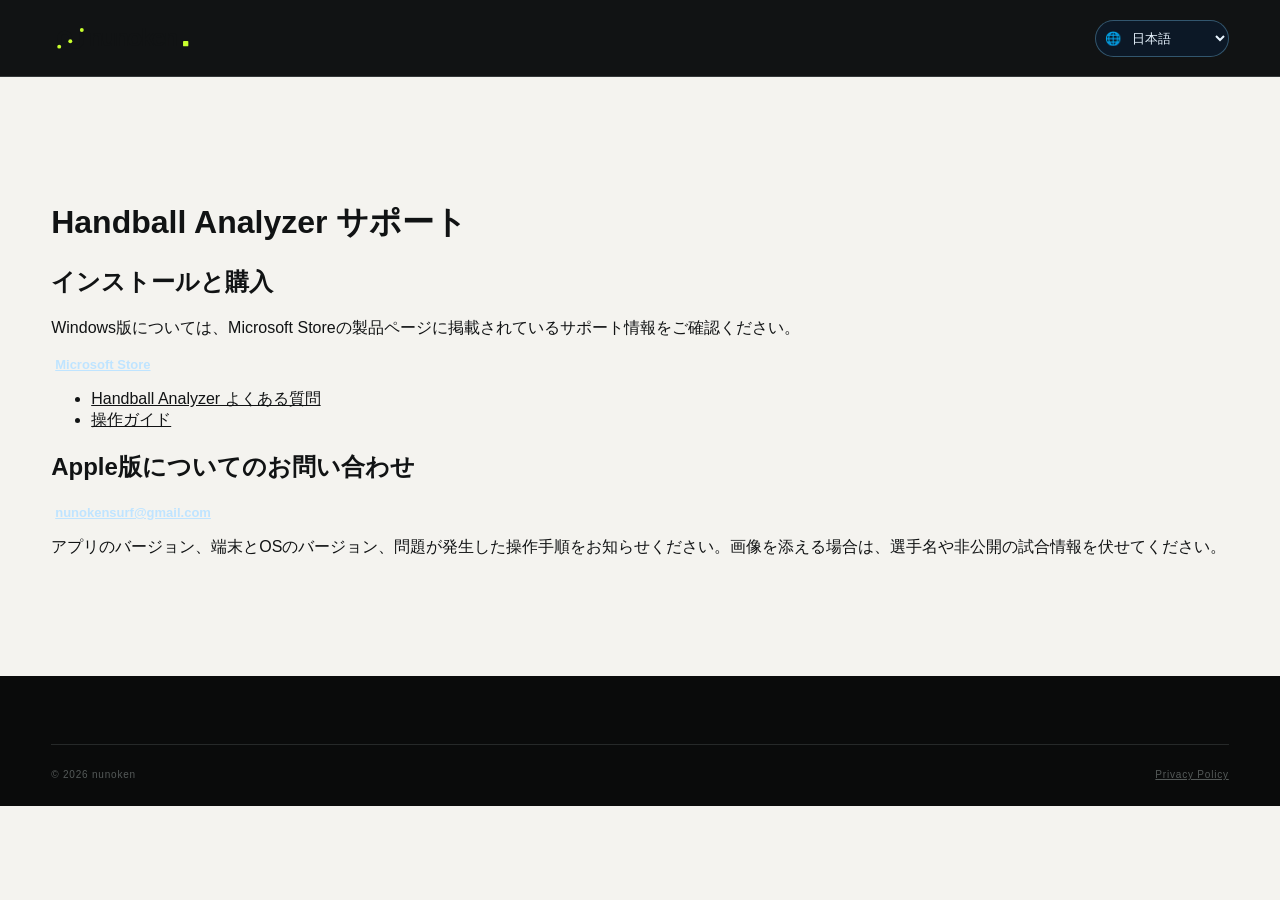
<file: handball-analyzer/support/index.html>
<!doctype html>
<html lang="ja">
<head>
  <meta charset="utf-8">
  <meta name="viewport" content="width=device-width, initial-scale=1">
  <title>Handball Analyzer サポート | nunoken</title>
  <meta name="description" content="Windows版については、Microsoft Storeの製品ページに掲載されているサポート情報をご確認ください。">
  <link rel="canonical" href="https://nunoken.com/handball-analyzer/support/">
  <link rel="alternate" hreflang="ja" href="https://nunoken.com/handball-analyzer/support/">
  <link rel="alternate" hreflang="en" href="https://nunoken.com/en/handball-analyzer/support/">
  <link rel="stylesheet" href="../../assets/styles.css">
  <script src="../../assets/site.js?v=20261110" defer></script>
</head>
<body class="support-page">
  <a class="skip-link" href="#main">本文へスキップ</a>
  <header class="site-header">
    <div class="container header-inner">
      <a class="wordmark" href="../../"><img src="../../brand/nunoken-logo.svg" alt="nunoken" width="560" height="140"></a>
      <div class="language-picker"><select data-language-picker data-page="support" aria-label="言語を選択"><option value="ja">日本語</option><option value="en">English</option><option value="fr">Français</option><option value="de">Deutsch</option><option value="es">Español</option></select></div>
    </div>
  </header>
  <main id="main" class="section-pad">
    <div class="container">
      <h1>Handball Analyzer サポート</h1>
      <section aria-labelledby="installation">
        <h2 id="installation">インストールと購入</h2>
        <p>Windows版については、Microsoft Storeの製品ページに掲載されているサポート情報をご確認ください。</p>
        <p><a class="text-cta" href="https://apps.microsoft.com/detail/9MTS5T4XZSMH?cid=nunoken_website">Microsoft Store</a></p>
        <ul>
          <li><a href="../#faq">Handball Analyzer よくある質問</a></li>
          <li><a href="../../handball-analyzer/guide/" hreflang="ja">操作ガイド</a></li>
        </ul>
      </section>
      <section aria-labelledby="contact">
        <h2 id="contact">Apple版についてのお問い合わせ</h2>
        <p><a class="text-cta" href="mailto:nunokensurf@gmail.com">nunokensurf@gmail.com</a></p>
        <p>アプリのバージョン、端末とOSのバージョン、問題が発生した操作手順をお知らせください。画像を添える場合は、選手名や非公開の試合情報を伏せてください。</p>
      </section>
    </div>
  </main>
  <footer class="site-footer">
    <div class="container footer-bottom"><span>© <span data-year>2026</span> nunoken</span><a href="../../privacy/">Privacy Policy</a></div>
  </footer>
</body>
</html>
</file>
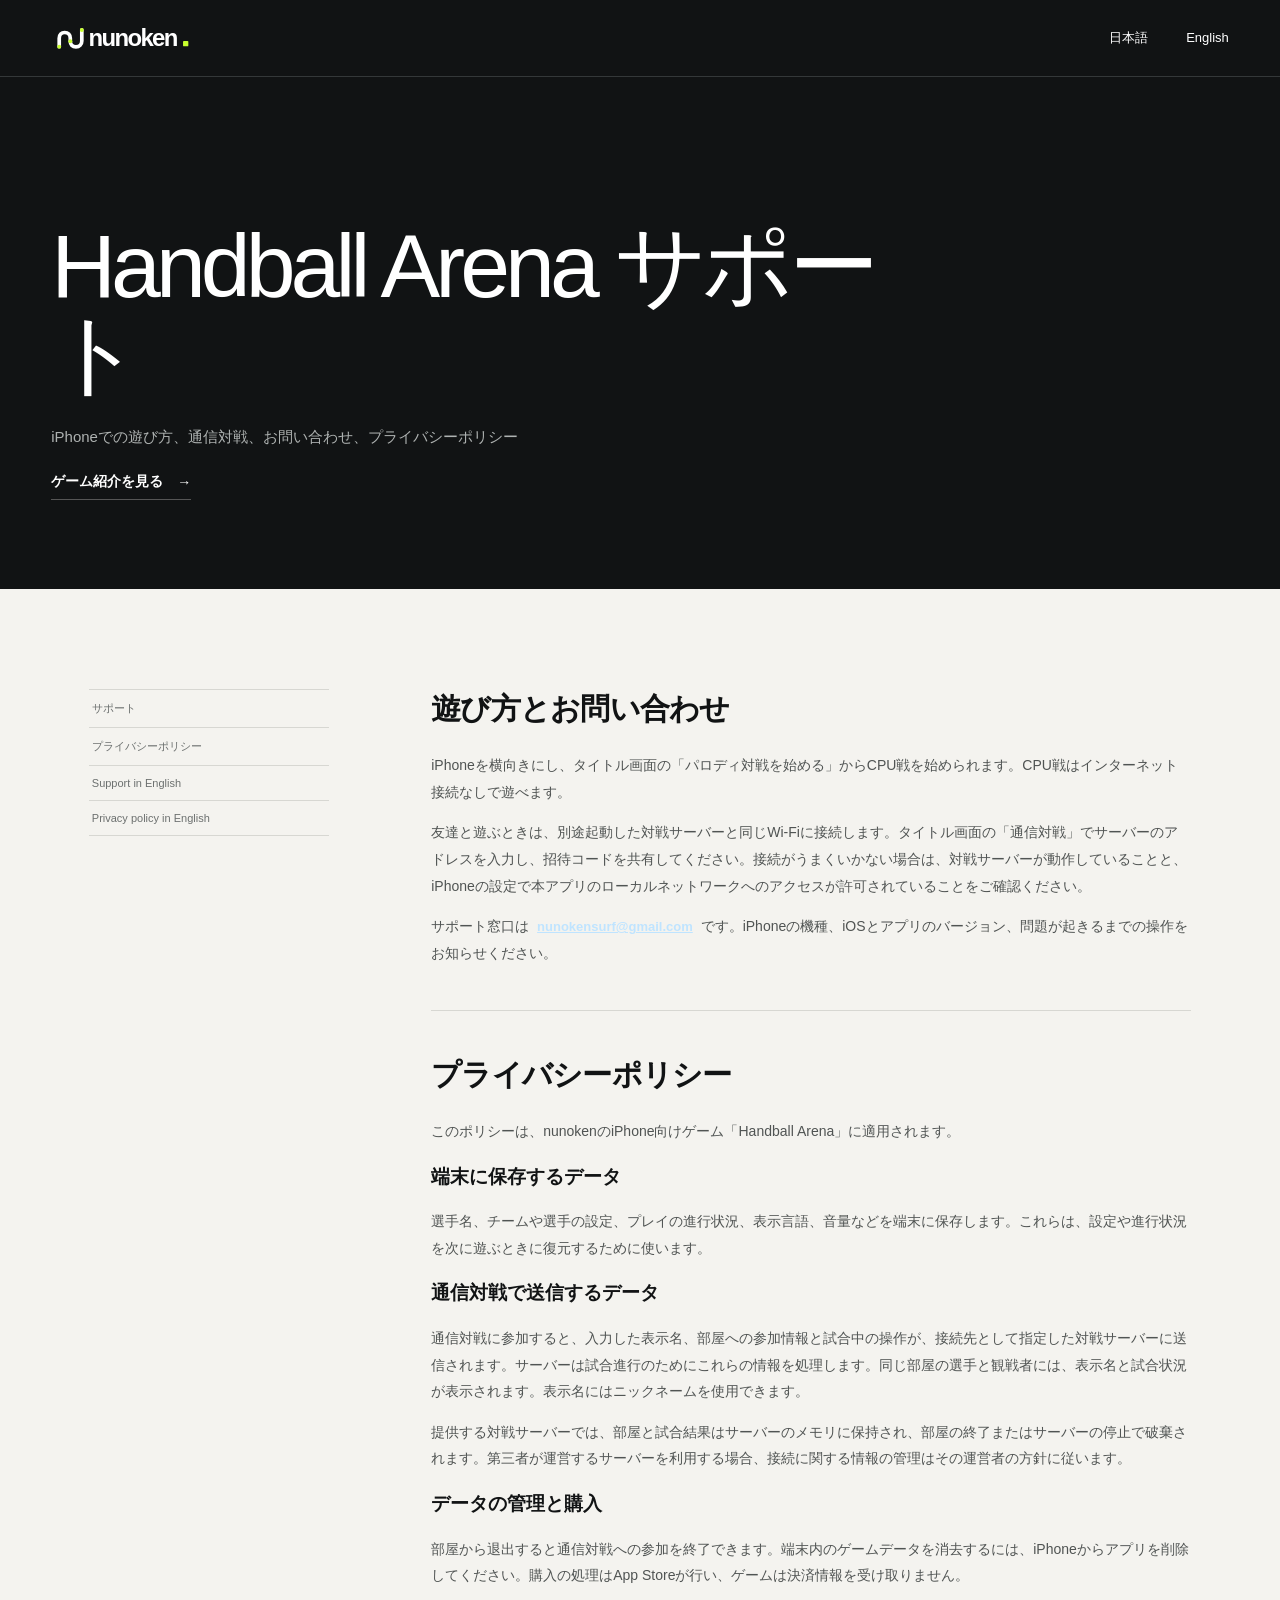
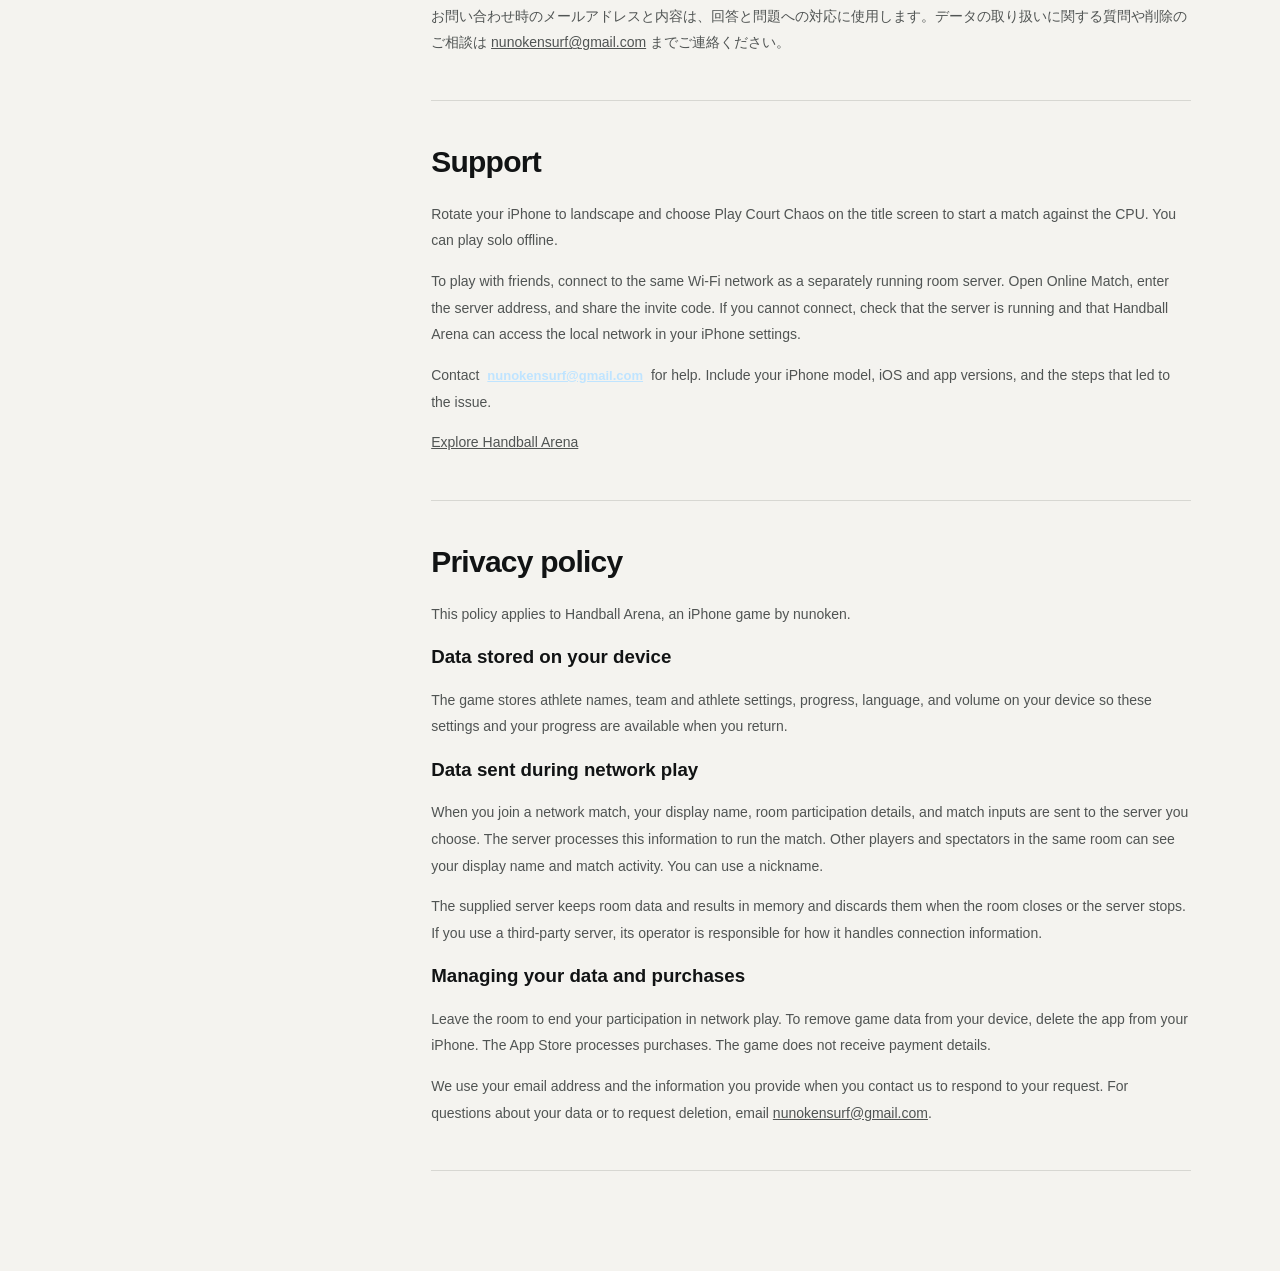
<file: handball-arena/support/index.html>
<!doctype html>
<html lang="ja">
<head>
  <meta charset="utf-8">
  <meta name="viewport" content="width=device-width, initial-scale=1">
  <title>Handball Arena サポート・プライバシー | nunoken</title>
  <meta name="description" content="iPhone向けHandball Arenaの操作、通信対戦、お問い合わせ、プライバシーポリシー。Support and privacy information for Handball Arena.">
  <meta name="theme-color" content="#111314">
  <link rel="canonical" href="https://nunoken.com/handball-arena/support/">
  <link rel="stylesheet" href="../../assets/styles.css">
</head>
<body class="legal-page">
  <a class="skip-link" href="#main">本文へ移動</a>
  <header class="site-header">
    <div class="container header-inner">
      <a class="wordmark" href="../../" aria-label="nunoken ホーム"><img src="../../brand/nunoken-logo-reverse.svg" alt="nunoken" width="560" height="140"></a>
      <nav class="site-nav" aria-label="ページの言語">
        <a href="#support">日本語</a>
        <a href="#english" lang="en">English</a>
      </nav>
    </div>
  </header>

  <main id="main">
    <div class="legal-hero section-dark">
      <div class="container">
        <h1>Handball Arena サポート</h1>
        <p>iPhoneでの遊び方、通信対戦、お問い合わせ、プライバシーポリシー</p>
        <a class="text-link" href="../">ゲーム紹介を見る <span aria-hidden="true">→</span></a>
      </div>
    </div>

    <div class="container legal-layout">
      <nav class="legal-toc" aria-label="ページ内目次">
        <ol>
          <li><a href="#support">サポート</a></li>
          <li><a href="#privacy">プライバシーポリシー</a></li>
          <li><a href="#english" lang="en">Support in English</a></li>
          <li><a href="#privacy-en" lang="en">Privacy policy in English</a></li>
        </ol>
      </nav>

      <div class="legal-content">
        <section id="support" aria-labelledby="support-heading">
          <h2 id="support-heading">遊び方とお問い合わせ</h2>
          <p>iPhoneを横向きにし、タイトル画面の「パロディ対戦を始める」からCPU戦を始められます。CPU戦はインターネット接続なしで遊べます。</p>
          <p>友達と遊ぶときは、別途起動した対戦サーバーと同じWi-Fiに接続します。タイトル画面の「通信対戦」でサーバーのアドレスを入力し、招待コードを共有してください。接続がうまくいかない場合は、対戦サーバーが動作していることと、iPhoneの設定で本アプリのローカルネットワークへのアクセスが許可されていることをご確認ください。</p>
          <p>サポート窓口は <a class="text-cta" href="mailto:nunokensurf@gmail.com">nunokensurf@gmail.com</a> です。iPhoneの機種、iOSとアプリのバージョン、問題が起きるまでの操作をお知らせください。</p>
        </section>

        <section id="privacy" aria-labelledby="privacy-heading">
          <h2 id="privacy-heading">プライバシーポリシー</h2>
          <p>このポリシーは、nunokenのiPhone向けゲーム「Handball Arena」に適用されます。</p>
          <h3>端末に保存するデータ</h3>
          <p>選手名、チームや選手の設定、プレイの進行状況、表示言語、音量などを端末に保存します。これらは、設定や進行状況を次に遊ぶときに復元するために使います。</p>
          <h3>通信対戦で送信するデータ</h3>
          <p>通信対戦に参加すると、入力した表示名、部屋への参加情報と試合中の操作が、接続先として指定した対戦サーバーに送信されます。サーバーは試合進行のためにこれらの情報を処理します。同じ部屋の選手と観戦者には、表示名と試合状況が表示されます。表示名にはニックネームを使用できます。</p>
          <p>提供する対戦サーバーでは、部屋と試合結果はサーバーのメモリに保持され、部屋の終了またはサーバーの停止で破棄されます。第三者が運営するサーバーを利用する場合、接続に関する情報の管理はその運営者の方針に従います。</p>
          <h3>データの管理と購入</h3>
          <p>部屋から退出すると通信対戦への参加を終了できます。端末内のゲームデータを消去するには、iPhoneからアプリを削除してください。購入の処理はApp Storeが行い、ゲームは決済情報を受け取りません。</p>
          <p>お問い合わせ時のメールアドレスと内容は、回答と問題への対応に使用します。データの取り扱いに関する質問や削除のご相談は <a href="mailto:nunokensurf@gmail.com">nunokensurf@gmail.com</a> までご連絡ください。</p>
        </section>

        <section id="english" lang="en" aria-labelledby="english-heading">
          <h2 id="english-heading">Support</h2>
          <p>Rotate your iPhone to landscape and choose Play Court Chaos on the title screen to start a match against the CPU. You can play solo offline.</p>
          <p>To play with friends, connect to the same Wi-Fi network as a separately running room server. Open Online Match, enter the server address, and share the invite code. If you cannot connect, check that the server is running and that Handball Arena can access the local network in your iPhone settings.</p>
          <p>Contact <a class="text-cta" href="mailto:nunokensurf@gmail.com">nunokensurf@gmail.com</a> for help. Include your iPhone model, iOS and app versions, and the steps that led to the issue.</p>
          <p><a href="../../en/handball-arena/">Explore Handball Arena</a></p>
        </section>

        <section id="privacy-en" lang="en" aria-labelledby="privacy-en-heading">
          <h2 id="privacy-en-heading">Privacy policy</h2>
          <p>This policy applies to Handball Arena, an iPhone game by nunoken.</p>
          <h3>Data stored on your device</h3>
          <p>The game stores athlete names, team and athlete settings, progress, language, and volume on your device so these settings and your progress are available when you return.</p>
          <h3>Data sent during network play</h3>
          <p>When you join a network match, your display name, room participation details, and match inputs are sent to the server you choose. The server processes this information to run the match. Other players and spectators in the same room can see your display name and match activity. You can use a nickname.</p>
          <p>The supplied server keeps room data and results in memory and discards them when the room closes or the server stops. If you use a third-party server, its operator is responsible for how it handles connection information.</p>
          <h3>Managing your data and purchases</h3>
          <p>Leave the room to end your participation in network play. To remove game data from your device, delete the app from your iPhone. The App Store processes purchases. The game does not receive payment details.</p>
          <p>We use your email address and the information you provide when you contact us to respond to your request. For questions about your data or to request deletion, email <a href="mailto:nunokensurf@gmail.com">nunokensurf@gmail.com</a>.</p>
        </section>
      </div>
    </div>
  </main>
</body>
</html>
</file>
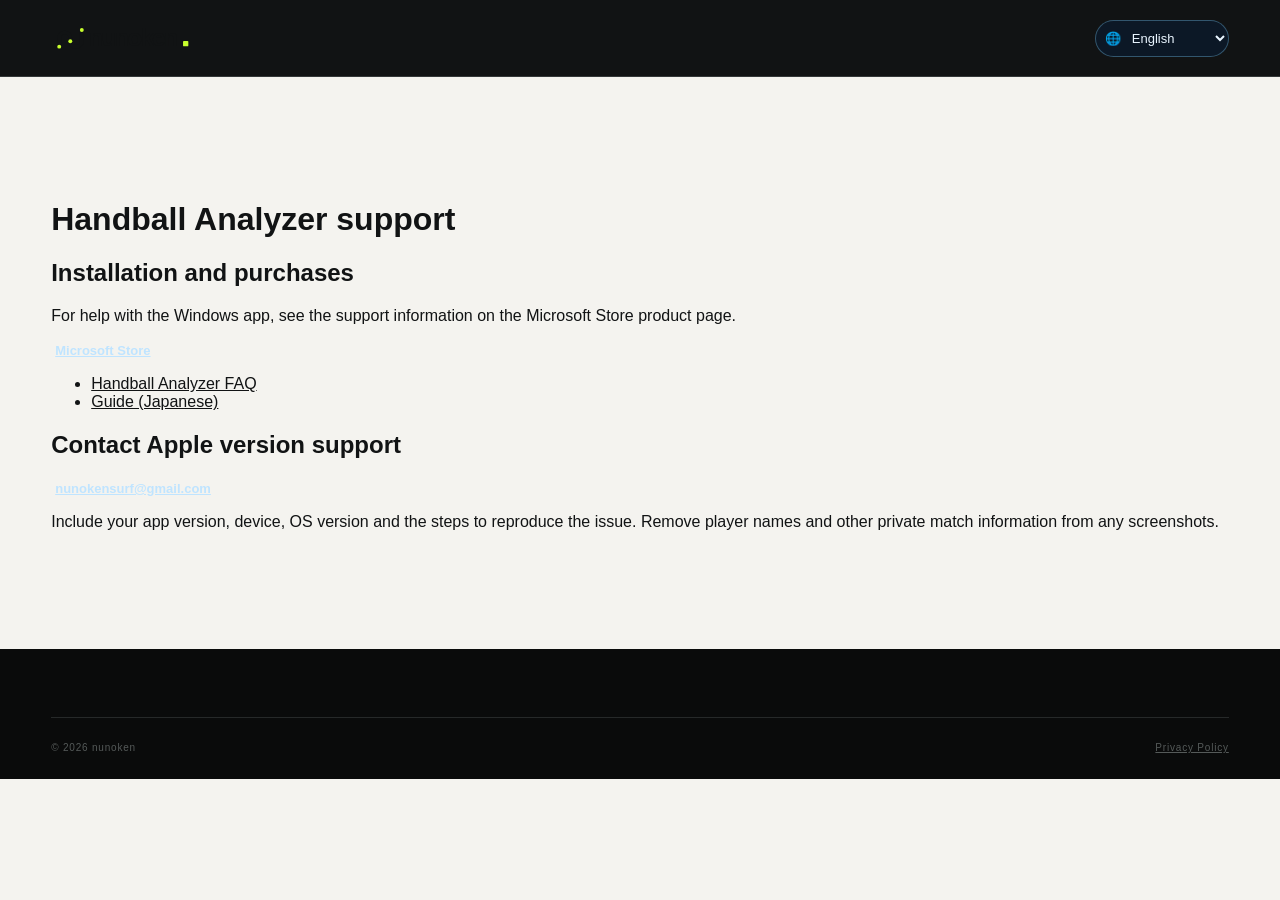
<file: en/handball-analyzer/support/index.html>
<!doctype html>
<html lang="en">
<head>
  <meta charset="utf-8">
  <meta name="viewport" content="width=device-width, initial-scale=1">
  <title>Handball Analyzer support | nunoken</title>
  <meta name="description" content="For help with the Windows app, see the support information on the Microsoft Store product page.">
  <link rel="canonical" href="https://nunoken.com/en/handball-analyzer/support/">
  <link rel="alternate" hreflang="ja" href="https://nunoken.com/handball-analyzer/support/">
  <link rel="alternate" hreflang="en" href="https://nunoken.com/en/handball-analyzer/support/">
  <link rel="stylesheet" href="../../../assets/styles.css">
  <script src="../../../assets/i18n.js?v=20261110" defer></script>
  <script src="../../../assets/site.js?v=20261110" defer></script>
</head>
<body class="support-page">
  <a class="skip-link" href="#main">Skip to content</a>
  <header class="site-header">
    <div class="container header-inner">
      <a class="wordmark" href="../../" data-localized-link><img src="../../../brand/nunoken-logo.svg" alt="nunoken" width="560" height="140"></a>
      <div class="language-picker"><select data-language-picker data-page="support" aria-label="Select language"><option value="ja">日本語</option><option value="en">English</option><option value="fr">Français</option><option value="de">Deutsch</option><option value="es">Español</option></select></div>
    </div>
  </header>
  <main id="main" class="section-pad">
    <div class="container">
      <h1>Handball Analyzer support</h1>
      <section aria-labelledby="installation">
        <h2 id="installation">Installation and purchases</h2>
        <p>For help with the Windows app, see the support information on the Microsoft Store product page.</p>
        <p><a class="text-cta" href="https://apps.microsoft.com/detail/9MTS5T4XZSMH?cid=nunoken_website_en">Microsoft Store</a></p>
        <ul>
          <li><a href="../#faq" data-localized-link>Handball Analyzer FAQ</a></li>
          <li><a href="../../../handball-analyzer/guide/" hreflang="ja">Guide (Japanese)</a></li>
        </ul>
      </section>
      <section aria-labelledby="contact">
        <h2 id="contact">Contact Apple version support</h2>
        <p><a class="text-cta" href="mailto:nunokensurf@gmail.com">nunokensurf@gmail.com</a></p>
        <p>Include your app version, device, OS version and the steps to reproduce the issue. Remove player names and other private match information from any screenshots.</p>
      </section>
    </div>
  </main>
  <footer class="site-footer">
    <div class="container footer-bottom"><span>© <span data-year>2026</span> nunoken</span><a href="../../../privacy/">Privacy Policy</a></div>
  </footer>
</body>
</html>
</file>
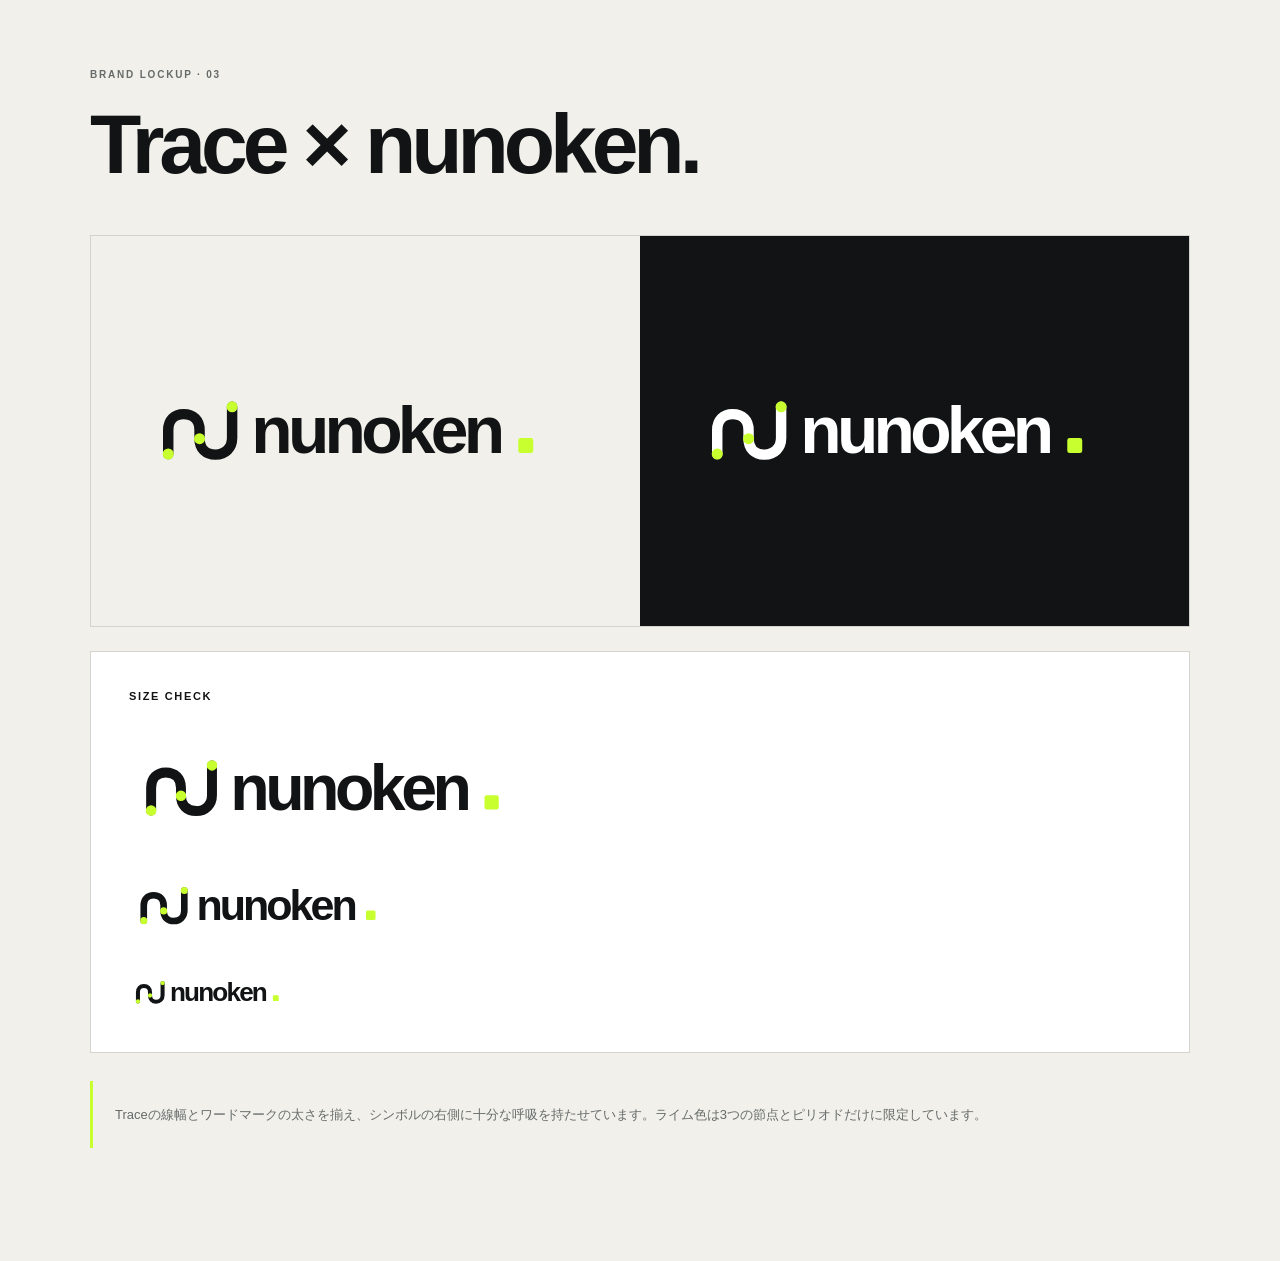
<file: brand/logo-lockup.html>
<!doctype html>
<html lang="ja">
<head>
  <meta charset="utf-8">
  <meta name="viewport" content="width=device-width, initial-scale=1">
  <meta name="robots" content="noindex">
  <title>nunoken Logo Lockup — Internal Review</title>
  <style>
    :root{--ink:#111314;--paper:#f1f0eb;--line:#d3d4cf;--muted:#666b69;--accent:#c8ff2e}*{box-sizing:border-box}body{margin:0;color:var(--ink);background:var(--paper);font-family:"Segoe UI","Yu Gothic UI",sans-serif}main{width:min(1100px,calc(100% - 40px));margin:auto;padding:64px 0 100px}.eyebrow{font-size:10px;font-weight:700;letter-spacing:.18em;color:var(--muted)}h1{margin:14px 0 42px;font-size:clamp(46px,7vw,84px);font-weight:560;letter-spacing:-.06em}.board{display:grid;grid-template-columns:1fr 1fr;border:1px solid var(--line)}.panel{min-width:0;min-height:390px;display:grid;place-items:center;padding:54px}.panel img{display:block;width:100%;max-width:500px}.panel.dark{background:var(--ink)}.sizes{margin-top:24px;padding:38px;background:#fff;border:1px solid var(--line)}.sizes h2{margin:0 0 34px;font-size:11px;letter-spacing:.15em}.size-row{display:flex;flex-direction:column;align-items:flex-start;gap:30px}.size-row img:nth-child(1){width:min(100%,420px)}.size-row img:nth-child(2){width:min(75%,280px)}.size-row img:nth-child(3){width:min(50%,170px)}.note{margin-top:28px;padding:22px;border-left:3px solid var(--accent);color:var(--muted);font-size:13px;line-height:1.8}@media(max-width:720px){main{padding-top:40px}.board{grid-template-columns:1fr}.panel{min-height:230px;padding:32px}.sizes{padding:28px 22px}}
  </style>
</head>
<body>
<main>
  <span class="eyebrow">BRAND LOCKUP · 03</span>
  <h1>Trace × nunoken.</h1>
  <section class="board" aria-label="通常版と反転版">
    <div class="panel"><img src="nunoken-logo.svg" alt="Traceシンボルとnunokenワードマークを組み合わせた通常版ロゴ"></div>
    <div class="panel dark"><img src="nunoken-logo-reverse.svg" alt="ダーク背景用の反転版ロゴ"></div>
  </section>
  <section class="sizes" aria-labelledby="size-title">
    <h2 id="size-title">SIZE CHECK</h2>
    <div class="size-row"><img src="nunoken-logo.svg" alt="大サイズ表示"><img src="nunoken-logo.svg" alt="中サイズ表示"><img src="nunoken-logo.svg" alt="小サイズ表示"></div>
  </section>
  <p class="note">Traceの線幅とワードマークの太さを揃え、シンボルの右側に十分な呼吸を持たせています。ライム色は3つの節点とピリオドだけに限定しています。</p>
</main>
</body>
</html>
</file>
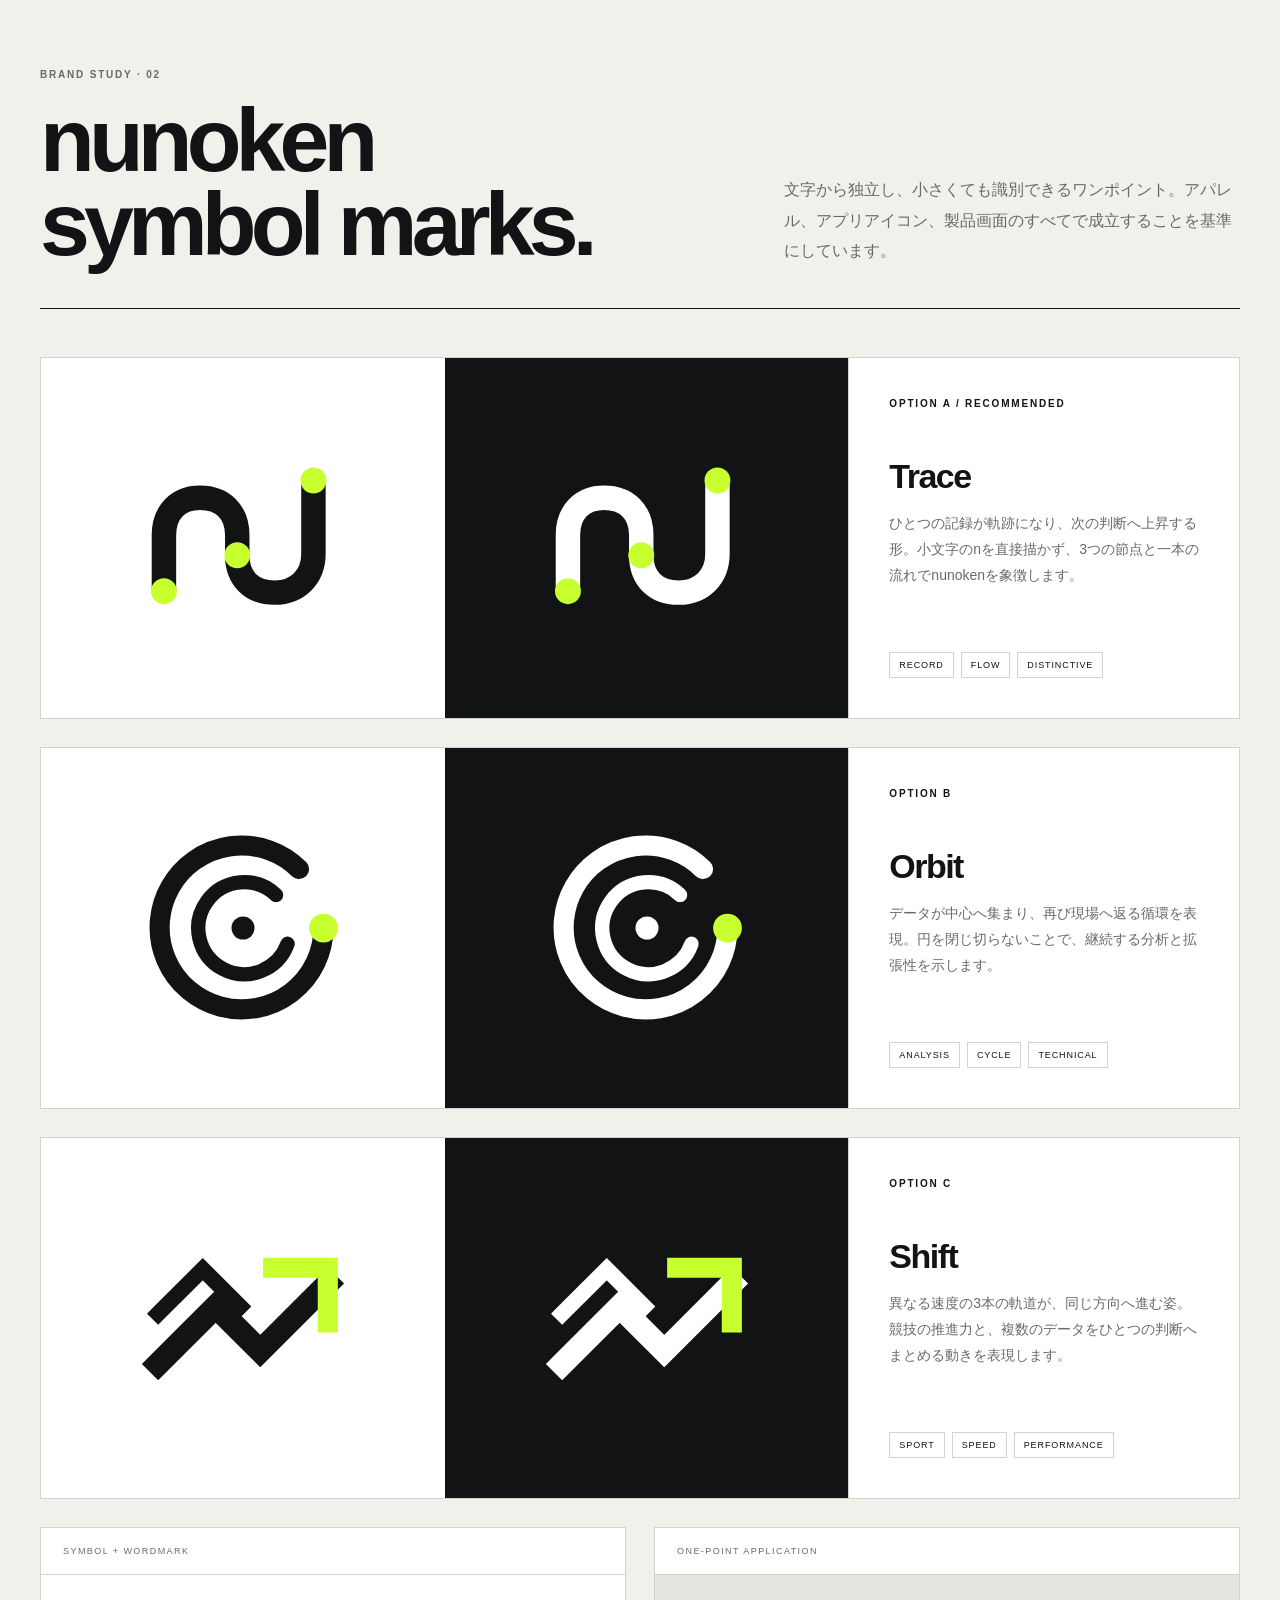
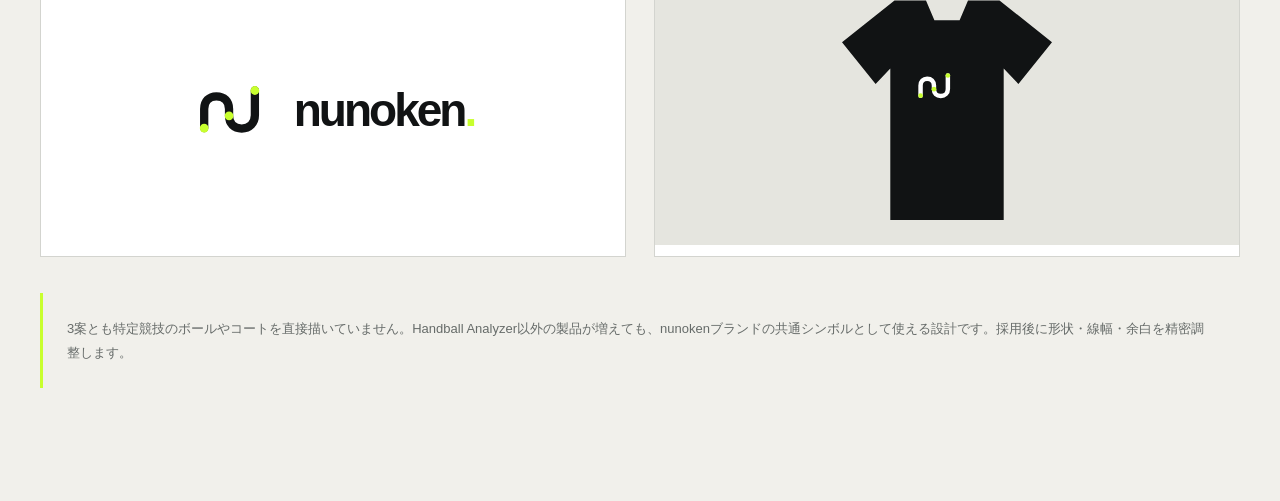
<file: brand/symbols.html>
<!doctype html>
<html lang="ja">
<head>
  <meta charset="utf-8">
  <meta name="viewport" content="width=device-width, initial-scale=1">
  <meta name="robots" content="noindex">
  <title>nunoken Symbol Concepts — Internal Review</title>
  <style>
    :root{--ink:#111314;--paper:#f1f0eb;--white:#fff;--muted:#666b69;--line:#d3d4cf;--accent:#c8ff2e}*{box-sizing:border-box}body{margin:0;overflow-x:clip;color:var(--ink);background:var(--paper);font-family:"Segoe UI","Yu Gothic UI",sans-serif}main{width:min(1200px,calc(100% - 40px));margin:auto;padding:64px 0 100px}.hero{display:grid;grid-template-columns:1.2fr .8fr;gap:60px;align-items:end;padding-bottom:42px;border-bottom:1px solid var(--ink)}.hero>*{min-width:0}.eyebrow,.option{font-size:10px;font-weight:700;letter-spacing:.18em}.eyebrow{color:var(--muted)}h1{margin:16px 0 0;font-size:clamp(48px,7vw,92px);font-weight:560;line-height:.94;letter-spacing:-.065em}.hero p{margin:0;overflow-wrap:anywhere;color:var(--muted);line-height:1.9}.concepts{display:grid;gap:28px;margin-top:48px}.concept{min-width:0;display:grid;grid-template-columns:minmax(0,1.55fr) minmax(280px,.75fr);background:var(--white);border:1px solid var(--line)}.visuals{min-width:0;display:grid;grid-template-columns:repeat(2,minmax(0,1fr))}.mark-stage{min-width:0;min-height:360px;display:grid;place-items:center;padding:56px}.mark-stage img{display:block;min-width:0;width:100%;max-width:230px;height:auto}.mark-stage.dark{background:var(--ink)}.details{min-width:0;padding:40px;border-left:1px solid var(--line);display:flex;flex-direction:column}.details h2{margin:48px 0 15px;font-size:34px;font-weight:570;letter-spacing:-.045em}.details p{margin:0;overflow-wrap:anywhere;color:var(--muted);font-size:14px;line-height:1.85}.traits{display:flex;flex-wrap:wrap;gap:7px;margin-top:auto;padding-top:36px}.traits span{padding:7px 9px;font-size:9px;letter-spacing:.1em;border:1px solid var(--line)}.applications{display:grid;grid-template-columns:1fr 1fr;gap:28px;margin-top:28px}.lockup,.shirt-card{min-height:330px;background:var(--white);border:1px solid var(--line)}.section-label{display:block;padding:18px 22px;color:var(--muted);font-size:9px;letter-spacing:.16em;border-bottom:1px solid var(--line)}.lockup-stage{height:270px;display:flex;align-items:center;justify-content:center;gap:24px;padding:38px}.lockup-stage img{width:78px}.wordmark{font-size:46px;font-weight:750;letter-spacing:-.065em}.wordmark i{color:var(--accent);font-style:normal}.shirt-stage{height:270px;display:grid;place-items:center;background:#e5e5df}.shirt{position:relative;width:210px;height:220px;background:var(--ink);clip-path:polygon(25% 0,40% 0,44% 9%,56% 9%,60% 0,75% 0,100% 19%,84% 38%,77% 31%,77% 100%,23% 100%,23% 31%,16% 38%,0 19%)}.shirt img{position:absolute;top:65px;left:72px;width:42px;filter:none}.note{margin-top:36px;padding:24px;color:var(--muted);font-size:13px;line-height:1.8;border-left:3px solid var(--accent)}@media(max-width:780px){main{padding-top:40px}.hero,.concept,.applications{grid-template-columns:minmax(0,1fr)}.hero{gap:34px}.mark-stage{min-height:190px;padding:30px}.mark-stage img{max-width:130px}.details{border-left:0;border-top:1px solid var(--line);padding:32px}.details h2{margin-top:28px}.lockup-stage{gap:16px}.lockup-stage img{width:58px}.wordmark{font-size:38px}}@media(max-width:430px){.mark-stage{padding:22px 16px}.lockup-stage{height:220px}.lockup,.shirt-card{min-height:280px}}
  </style>
</head>
<body>
<main>
  <header class="hero">
    <div><span class="eyebrow">BRAND STUDY · 02</span><h1>nunoken<br>symbol marks.</h1></div>
    <p>文字から独立し、小さくても識別できるワンポイント。アパレル、アプリアイコン、製品画面のすべてで成立することを基準にしています。</p>
  </header>

  <section class="concepts" aria-label="シンボルマーク初稿3案">
    <article class="concept">
      <div class="visuals">
        <div class="mark-stage"><img src="symbol-a-trace.svg" alt="nunokenシンボル案A Trace"></div>
        <div class="mark-stage dark"><img src="symbol-a-trace-reverse.svg" alt="黒背景でのTraceシンボル"></div>
      </div>
      <div class="details"><span class="option">OPTION A / RECOMMENDED</span><h2>Trace</h2><p>ひとつの記録が軌跡になり、次の判断へ上昇する形。小文字のnを直接描かず、3つの節点と一本の流れでnunokenを象徴します。</p><div class="traits"><span>RECORD</span><span>FLOW</span><span>DISTINCTIVE</span></div></div>
    </article>

    <article class="concept">
      <div class="visuals">
        <div class="mark-stage"><img src="symbol-b-orbit.svg" alt="nunokenシンボル案B Orbit"></div>
        <div class="mark-stage dark"><img src="symbol-b-orbit-reverse.svg" alt="黒背景でのOrbitシンボル"></div>
      </div>
      <div class="details"><span class="option">OPTION B</span><h2>Orbit</h2><p>データが中心へ集まり、再び現場へ返る循環を表現。円を閉じ切らないことで、継続する分析と拡張性を示します。</p><div class="traits"><span>ANALYSIS</span><span>CYCLE</span><span>TECHNICAL</span></div></div>
    </article>

    <article class="concept">
      <div class="visuals">
        <div class="mark-stage"><img src="symbol-c-shift.svg" alt="nunokenシンボル案C Shift"></div>
        <div class="mark-stage dark"><img src="symbol-c-shift-reverse.svg" alt="黒背景でのShiftシンボル"></div>
      </div>
      <div class="details"><span class="option">OPTION C</span><h2>Shift</h2><p>異なる速度の3本の軌道が、同じ方向へ進む姿。競技の推進力と、複数のデータをひとつの判断へまとめる動きを表現します。</p><div class="traits"><span>SPORT</span><span>SPEED</span><span>PERFORMANCE</span></div></div>
    </article>
  </section>

  <section class="applications" aria-label="使用イメージ">
    <div class="lockup"><span class="section-label">SYMBOL + WORDMARK</span><div class="lockup-stage"><img src="symbol-a-trace.svg" alt=""><span class="wordmark">nunoken<i>.</i></span></div></div>
    <div class="shirt-card"><span class="section-label">ONE-POINT APPLICATION</span><div class="shirt-stage"><div class="shirt"><img src="symbol-a-trace-reverse.svg" alt="Tシャツ胸元への配置例"></div></div></div>
  </section>
  <p class="note">3案とも特定競技のボールやコートを直接描いていません。Handball Analyzer以外の製品が増えても、nunokenブランドの共通シンボルとして使える設計です。採用後に形状・線幅・余白を精密調整します。</p>
</main>
</body>
</html>
</file>
<file: assets/styles.css>
:root {
  --ink: #111314;
  --ink-soft: #1a1d1e;
  --paper: #f4f3ef;
  --white: #fff;
  --muted: #6c706f;
  --line: #d7d7d2;
  --dark-line: #343839;
  --accent: #c8ff2e;
  --accent-dim: #a8d92a;
  --container: 1240px;
  --pad: clamp(20px, 4vw, 56px);
}

* { box-sizing: border-box; }
html { scroll-behavior: smooth; }
body { margin: 0; overflow-x: clip; color: var(--ink); background: var(--paper); font-family: "Segoe UI", "Yu Gothic UI", "Hiragino Kaku Gothic ProN", sans-serif; -webkit-font-smoothing: antialiased; }
a { color: inherit; }
svg { display: block; }
.container { width: min(100% - (var(--pad) * 2), var(--container)); margin-inline: auto; }
.section-dark { color: var(--white); background: var(--ink); }
.section-pad { padding-block: clamp(68px, 8vw, 112px); }
.skip-link { position: fixed; z-index: 1000; top: 12px; left: 12px; padding: 10px 16px; color: var(--ink); background: var(--accent); transform: translateY(-150%); transition: transform .2s; }
.skip-link:focus { transform: translateY(0); }
:focus-visible { outline: 3px solid var(--accent-dim); outline-offset: 4px; }

.site-header { position: relative; z-index: 20; color: var(--white); background: var(--ink); border-bottom: 1px solid var(--dark-line); }
.header-inner { min-height: 76px; display: flex; align-items: center; justify-content: space-between; gap: 28px; }
.wordmark { display: inline-flex; align-items: center; text-decoration: none; }
.wordmark img { display: block; width: 156px; height: auto; }
.site-nav { display: flex; align-items: center; gap: clamp(18px, 3vw, 38px); font-size: 13px; }
.site-nav a { padding-block: 10px; text-decoration: none; border-bottom: 1px solid transparent; }
.site-nav a:hover { border-color: var(--accent); }
.nav-future { color: #777c7c; white-space: nowrap; }
.nav-future small { margin-left: 5px; font-size: 9px; letter-spacing: .08em; }

.brand-hero { min-height: min(820px, calc(100vh - 76px)); display: grid; align-items: center; padding-block: clamp(72px, 10vw, 140px); overflow: hidden; }
.brand-hero-grid, .product-hero-grid { display: grid; grid-template-columns: minmax(0, .86fr) minmax(460px, 1.14fr); gap: clamp(50px, 8vw, 120px); align-items: center; }
.eyebrow { margin: 0 0 24px; color: #aeb3b2; font-size: 11px; font-weight: 700; letter-spacing: .2em; }
.eyebrow-dark { color: var(--muted); }
.hero-copy h1 { margin: 0; font-size: clamp(46px, 5.3vw, 82px); font-weight: 620; line-height: .98; letter-spacing: -.06em; }
.hero-copy h1 span { color: #888d8c; }
.hero-lead { max-width: 570px; margin: 34px 0 38px; overflow-wrap: anywhere; color: #b9bdbd; font-size: clamp(16px, 1.5vw, 20px); line-height: 1.9; }
.text-link { display: inline-flex; gap: 14px; align-items: center; padding-block: 8px; font-size: 14px; font-weight: 700; text-decoration: none; border-bottom: 1px solid #555; }
.text-link:hover { border-color: var(--accent); }

.data-visual { padding: clamp(20px, 3vw, 38px); background: #171a1b; border: 1px solid #333839; box-shadow: 0 28px 80px #0006; }
.visual-topline, .court-toolbar { display: flex; justify-content: space-between; padding-bottom: 20px; color: #8f9493; font-size: 9px; letter-spacing: .18em; border-bottom: 1px solid #333839; }
.live-dot { color: var(--accent); }
.live-dot::before { content: ""; width: 6px; height: 6px; display: inline-block; margin-right: 7px; background: currentColor; border-radius: 50%; box-shadow: 0 0 12px currentColor; }
.scoreboard { display: grid; grid-template-columns: 1fr auto 1fr; align-items: center; gap: 24px; padding: 28px 0; text-align: center; border-bottom: 1px solid #333839; }
.scoreboard > div:first-child { text-align: left; }.scoreboard > div:last-child { text-align: right; }
.scoreboard small, .metric-row small { display: block; color: #787d7c; font-size: 9px; letter-spacing: .16em; }
.scoreboard strong { font-size: clamp(42px, 5vw, 68px); font-weight: 480; font-variant-numeric: tabular-nums; }
.match-time strong { display: block; margin-top: 4px; color: var(--accent); font-size: 15px; letter-spacing: .08em; }.match-time span { color: #777; font-size: 8px; }
.chart-area { position: relative; height: 210px; padding: 25px 0 15px 32px; }
.chart-labels { position: absolute; inset: 25px auto 15px 0; display: flex; flex-direction: column; justify-content: space-between; color: #555b5a; font-size: 8px; }
.chart-area svg { width: 100%; height: 100%; overflow: visible; }.grid-line { fill: none; stroke: #2d3132; stroke-width: 1; }.area-path { fill: url("#none"); fill: #c8ff2e0a; }.line-path { fill: none; stroke: var(--accent); stroke-width: 2; vector-effect: non-scaling-stroke; }
.metric-row { display: grid; grid-template-columns: repeat(3, 1fr); border-top: 1px solid #333839; }
.metric-row div { padding: 18px 12px 0; border-right: 1px solid #333839; }.metric-row div:first-child { padding-left: 0; }.metric-row div:last-child { border: 0; }
.metric-row strong { font-size: clamp(22px, 2.5vw, 36px); font-weight: 500; font-variant-numeric: tabular-nums; }.metric-row span { margin-left: 4px; color: #6d7271; font-size: 8px; }

.statement-grid { display: grid; grid-template-columns: 1fr 3fr; gap: 40px; }
.section-index { margin: 8px 0 0; color: var(--muted); font-size: 10px; font-weight: 700; letter-spacing: .18em; }
.statement-grid h2, .section-heading h2, .data-grid h2 { margin: 0; font-size: clamp(36px, 4.4vw, 64px); font-weight: 560; line-height: 1.14; letter-spacing: -.05em; }
.final-cta h2 { margin: 0; font-size: clamp(42px, 5.2vw, 78px); font-weight: 560; line-height: 1.12; letter-spacing: -.055em; }
.statement-grid div > p { max-width: 690px; margin: 40px 0 0 auto; color: #5f6362; font-size: clamp(16px, 1.5vw, 20px); line-height: 2; }

.product-showcase { background: var(--white); }
.section-heading { display: grid; grid-template-columns: 1.5fr 1fr; gap: 70px; align-items: end; margin-bottom: clamp(48px, 7vw, 88px); }
.section-heading > p { margin: 0; color: #606463; line-height: 1.9; }
.arena-release-grid { display: grid; grid-template-columns: minmax(0, 1fr) minmax(0, 1.4fr); align-items: center; gap: clamp(24px, 5vw, 72px); }
.arena-release h2 { margin: 0; font-size: clamp(34px, 4.2vw, 58px); font-weight: 560; line-height: 1.14; letter-spacing: -.05em; }
.arena-release-copy > p:not(.eyebrow) { margin-block: 16px 0; line-height: 1.8; }
.arena-release-screens { display: grid; gap: 16px; }
.arena-release-screens figure { margin: 0; min-width: 0; }
.arena-release-screens img { display: block; width: 100%; height: auto; border: 1px solid var(--line); }
.arena-release-screens figcaption { margin-top: 6px; color: var(--muted); font-size: 13px; }
.arena-release-links { display: flex; flex-wrap: wrap; align-items: center; gap: 14px 20px; margin-top: 24px; }
.arena-release-links .hero-guide-link { margin-top: 0; }
.arena-release-links .hero-guide-link:hover { color: var(--ink); border-color: var(--ink); }
.product-card { display: grid; grid-template-columns: 1.3fr .7fr; color: var(--white); background: var(--ink); text-decoration: none; transition: transform .25s ease, box-shadow .25s ease; }
.product-card:hover { transform: translateY(-4px); box-shadow: 0 22px 50px #1112; }
.product-card-copy { padding: clamp(30px, 5vw, 68px); }
.product-meta { display: flex; justify-content: space-between; padding-bottom: 28px; color: #808585; font-size: 9px; letter-spacing: .17em; border-bottom: 1px solid var(--dark-line); }
.product-card h3 { margin: clamp(44px, 6vw, 72px) 0; font-size: clamp(36px, 4.5vw, 64px); font-weight: 530; line-height: 1.1; letter-spacing: -.05em; }
.feature-ticker { display: flex; flex-wrap: wrap; gap: 8px; margin: 0 0 45px; padding: 0; list-style: none; }
.feature-ticker li { padding: 8px 11px; color: #aeb2b1; font-size: 9px; letter-spacing: .12em; border: 1px solid #3b3f40; }
.card-link { display: flex; justify-content: space-between; padding-top: 24px; font-size: 13px; font-weight: 700; border-top: 1px solid var(--dark-line); }
.product-card-numbers { display: grid; background: var(--accent); color: var(--ink); }
.product-card-numbers div { display: flex; flex-direction: column; justify-content: center; padding: 30px 12%; border-bottom: 1px solid #1114; }.product-card-numbers div:last-child { border: 0; }
.product-card-numbers span { font-size: clamp(52px, 7vw, 90px); font-weight: 560; line-height: 1; letter-spacing: -.06em; }.product-card-numbers small { margin-top: 8px; font-size: 9px; font-weight: 700; letter-spacing: .16em; }
.product-card-preview { min-width: 0; position: relative; overflow: hidden; background: #0f1725; }
.product-card-preview::after { content: ""; position: absolute; inset: 0; background: linear-gradient(90deg, #11131433, transparent 35%); pointer-events: none; }
.product-card-preview img { width: 100%; height: 100%; min-height: 470px; display: block; object-fit: cover; object-position: 39% center; }
.product-card-preview span { position: absolute; z-index: 1; right: 18px; bottom: 17px; padding: 9px 11px; color: #dfe2e1; background: #111314dd; font-size: 8px; letter-spacing: .13em; }

.section-heading.inverse > p { color: #aeb2b1; }.principles .section-heading { margin-bottom: 60px; }
.principle-grid { display: grid; grid-template-columns: repeat(3, 1fr); border-top: 1px solid var(--dark-line); }
.principle-grid article { padding: 34px 9% 20px 0; border-right: 1px solid var(--dark-line); }.principle-grid article:not(:first-child) { padding-left: 9%; }.principle-grid article:last-child { border: 0; }
.principle-grid span { color: var(--accent); font-size: 10px; }.principle-grid h3 { margin: 45px 0 16px; font-size: 28px; font-weight: 500; }.principle-grid p { color: #919695; line-height: 1.8; }

.site-footer { padding: 68px 0 26px; color: #a5aaa9; background: #0a0b0b; }
.footer-main { display: grid; grid-template-columns: 1.8fr 1fr 1fr; gap: 40px; padding-bottom: 70px; }.footer-mark img { width: 178px; }.footer-main p { font-size: 12px; }
.footer-product, .footer-future { display: flex; flex-direction: column; gap: 12px; font-size: 13px; }.footer-main small { margin-bottom: 7px; color: #5d6261; font-size: 9px; letter-spacing: .15em; }.footer-main a { text-decoration: none; }.footer-main a:hover { color: var(--accent); }.footer-future span { color: #656968; }
.footer-bottom { display: flex; justify-content: space-between; padding-top: 24px; color: #555a59; font-size: 10px; letter-spacing: .08em; border-top: 1px solid #262929; }

/* Product page */
.product-page .section-pad { padding-block: clamp(54px, 6.5vw, 88px); }
.product-hero { padding: 28px 0 0; overflow: hidden; }.product-kicker { display: flex; align-items: baseline; justify-content: space-between; margin-bottom: clamp(34px, 4vw, 52px); color: #666b6a; font-size: 9px; letter-spacing: .16em; }.product-kicker span:first-child { color: var(--white); font-size: clamp(24px, 2.3vw, 34px); font-weight: 620; letter-spacing: -.035em; }
.product-hero-grid { padding-bottom: clamp(48px, 6vw, 78px); }.product-hero .hero-copy h1 { font-size: clamp(46px, 5vw, 72px); line-height:1; }
.product-page .section-heading { margin-bottom: clamp(34px, 4vw, 54px); }
.product-page .section-heading h2, .product-page .data-grid h2 { font-size: clamp(30px, 3.3vw, 46px); line-height:1.2; letter-spacing:-.04em; }
.product-page .section-heading > p { max-width: 500px; font-size:14px; line-height:1.75; }
.availability { width: fit-content; display: flex; align-items: center; gap: 10px; padding: 14px 16px; color: #d8dcdb; font-size: 12px; border: 1px solid #3c4141; }.availability small { padding-left: 10px; color: #707675; font-size: 8px; letter-spacing: .14em; border-left: 1px solid #3c4141; }.status-dot { width: 7px; height: 7px; background: var(--accent); border-radius: 50%; }
.hero-guide-link { width: fit-content; display: flex; align-items: center; gap: 22px; margin-top: 18px; padding: 13px 16px; color: var(--ink); background: var(--accent); font-size: 12px; font-weight: 700; text-decoration: none; border: 1px solid var(--accent); }.hero-guide-link:hover { color: var(--white); background: transparent; }
.app-window { margin: 0; min-width: 0; overflow: hidden; background: #171a1b; border: 1px solid #363a3b; box-shadow: 0 28px 80px #0007; }
.app-window-bar { display: flex; justify-content: space-between; gap: 20px; padding: 15px 18px; color: #7d8382; font-size: 8px; letter-spacing: .15em; border-bottom: 1px solid #363a3b; }
.app-window img { width: 100%; height: auto; display: block; }
.hero-app-window img { aspect-ratio: 1.57; object-fit: cover; object-position: center top; }
.court-visual { background: #181b1c; border: 1px solid #363a3b; }.court-toolbar { padding: 18px 20px; }
.court { position: relative; height: 330px; margin: 30px; overflow: hidden; background: linear-gradient(90deg, #ffffff08 1px, transparent 1px), linear-gradient(#ffffff08 1px, transparent 1px); background-size: 32px 32px; border: 1px solid #515656; border-right: 0; }
.court::before { content: ""; position: absolute; inset: 0 auto 0 0; width: 48%; border-right: 1px dashed #6f7474; border-radius: 0 50% 50% 0; }.goal { position: absolute; z-index: 2; left: 0; top: 37%; width: 12px; height: 26%; border: 2px solid var(--white); border-left: 0; }.six-meter { position: absolute; left: 0; top: 24%; width: 27%; height: 52%; border: 1px solid #767b7a; border-left: 0; border-radius: 0 50% 50% 0; }.nine-meter { position: absolute; left: 0; top: 11%; width: 47%; height: 78%; border: 1px dashed #5a5f5e; border-left: 0; border-radius: 0 50% 50% 0; }
.shot { position: absolute; z-index: 3; width: 25px; height: 25px; display: grid; place-items: center; font: normal 9px/1 sans-serif; border-radius: 50%; }.goal-shot { color: var(--ink); background: var(--accent); }.miss-shot { color: #d4d6d6; background: #424747; }.s1{left:17%;top:32%}.s2{left:39%;top:18%}.s3{left:29%;top:62%}.s4{left:58%;top:43%}.s5{left:70%;top:70%}.s6{left:78%;top:21%}
.court-stats { display: grid; grid-template-columns: repeat(3, 1fr); border-top: 1px solid #363a3b; }.court-stats div { padding: 20px; border-right: 1px solid #363a3b; }.court-stats div:last-child { border:0; }.court-stats strong { display:block; font-size: 24px; font-weight: 500; }.court-stats small { color:#737877; font-size: 8px; letter-spacing:.14em; }
.hero-facts { display: flex; justify-content: space-between; padding: 20px 0; color: #737877; font-size: 8px; letter-spacing: .16em; border-top: 1px solid var(--dark-line); }

.product-overview { padding-block: clamp(58px, 7vw, 92px); background: var(--paper); }
.overview-intro { display: grid; grid-template-columns: .42fr 1.08fr .9fr; gap: clamp(28px, 4vw, 58px); align-items: start; }
.overview-intro h2 { margin: 0; font-size: clamp(30px, 3.3vw, 46px); font-weight: 560; line-height: 1.2; letter-spacing: -.04em; }
.overview-intro > p:last-child { margin: 4px 0 0; color: var(--muted); font-size: 14px; line-height: 1.85; }
.overview-steps { display: grid; grid-template-columns: repeat(3, 1fr); margin-top: clamp(38px, 5vw, 58px); border-top: 1px solid var(--ink); border-left: 1px solid var(--line); }
.overview-steps article { min-height: 190px; padding: 28px; background: #f8f7f3; border-right: 1px solid var(--line); border-bottom: 1px solid var(--line); }
.overview-steps span, .operation-video > div > span { color: var(--muted); font-size: 9px; font-weight: 700; letter-spacing: .15em; }
.overview-steps h3 { margin: 38px 0 10px; font-size: 21px; font-weight: 600; }
.overview-steps p { margin: 0; color: var(--muted); font-size: 13px; line-height: 1.75; }
.strength-strip { display: grid; grid-template-columns: 1.25fr repeat(3, 1fr); border: 1px solid var(--ink); border-top: 0; }
.strength-strip > * { min-width: 0; padding: 17px 20px; font-size: 11px; line-height: 1.5; border-right: 1px solid var(--line); }
.strength-strip > *:last-child { border: 0; }.strength-strip strong { color: var(--ink); background: var(--accent); }.strength-strip span { color: #555958; background: var(--white); }

.video-section { background: var(--white); }
.video-heading { display: grid; grid-template-columns: 1.35fr .65fr; gap: clamp(40px, 7vw, 100px); align-items: end; margin-bottom: clamp(34px, 4vw, 54px); }
.video-copy h2 { margin: 14px 0 0; font-size: clamp(30px, 3.4vw, 46px); font-weight: 560; line-height: 1.18; letter-spacing: -.04em; }
.video-heading > p { max-width: 480px; margin: 0; color: var(--muted); font-size: 14px; line-height: 1.8; }
.operation-videos { display: grid; grid-template-columns: repeat(2, minmax(0, 1fr)); gap: 18px; }
.operation-video { min-width: 0; background: var(--paper); border: 1px solid var(--line); }
.operation-video.featured-video { grid-column: 1 / -1; display: grid; grid-template-columns: 1.5fr .5fr; }
.operation-video video { width: 100%; aspect-ratio: 16 / 9; display: block; object-fit: cover; background: var(--ink); }
.operation-video.featured-video video { height: 100%; }
.operation-video > div { padding: 24px; }
.operation-video h3 { margin: 17px 0 9px; font-size: 21px; font-weight: 600; letter-spacing: -.02em; }
.operation-video p { margin: 0; color: var(--muted); font-size: 13px; line-height: 1.75; }
.operation-video video:focus-visible { outline-offset: -4px; }

.feature-section { background: var(--paper); }
.operation-guide { display: grid; grid-template-columns: 1.08fr .92fr; gap: clamp(34px, 5vw, 68px); align-items: center; margin-bottom: clamp(48px, 6vw, 74px); padding: clamp(22px, 3vw, 38px); background: var(--white); border: 1px solid var(--line); }
.operation-guide figure { min-width: 0; margin: 0; overflow: hidden; background: var(--ink); }
.operation-guide figure img { width: 100%; height: auto; display: block; }
.operation-guide figcaption { padding: 11px 14px; color: #8e9392; background: var(--ink); font-size: 9px; letter-spacing: .13em; }
.operation-guide-copy h3 { margin: 15px 0 24px; font-size: clamp(26px, 2.8vw, 38px); font-weight: 560; line-height: 1.22; letter-spacing: -.04em; }
.operation-guide ol { margin: 0; padding: 0; list-style: none; border-top: 1px solid var(--line); }
.operation-guide li { display: grid; grid-template-columns: 36px 1fr; gap: 14px; padding: 15px 0; border-bottom: 1px solid var(--line); }
.operation-guide li > span { padding-top: 2px; color: var(--muted); font-size: 9px; font-weight: 700; letter-spacing: .12em; }
.operation-guide li strong { font-size: 14px; font-weight: 650; }.operation-guide li p { margin: 5px 0 0; color: var(--muted); font-size: 12px; line-height: 1.65; }
.event-heading { display: flex; align-items: end; justify-content: space-between; gap: 30px; margin-bottom: 20px; }
.event-heading h3 { margin: 0; font-size: 22px; font-weight: 600; }
.event-grid { display: grid; grid-template-columns: repeat(3, 1fr); border-top: 1px solid var(--line); border-left: 1px solid var(--line); }
.event-card { min-height: 158px; padding: clamp(19px, 2.1vw, 27px); background: #f8f7f3; border-right: 1px solid var(--line); border-bottom: 1px solid var(--line); }.event-card.accent { background: var(--accent); }.event-key { width: 46px; height: 46px; display: grid; place-items: center; margin-bottom: 22px; font-size: 13px; font-weight: 700; border: 1px solid #9da19d; border-radius: 50%; }.event-card h3 { margin: 0 0 7px; font-size: 20px; font-weight: 600; }.event-card p { margin: 0; color: #6b6f6e; font-size: 12px; }
.report-section { color: var(--white); background: #171a1b; }.light { color: #777d7c; }
.report-grid { display: grid; grid-template-columns: repeat(2, 1fr); gap: 1px; background: #3b3f40; border: 1px solid #3b3f40; }.report-card { min-height: 245px; padding: clamp(24px, 3vw, 36px); background: #171a1b; overflow: hidden; }.report-wide { grid-column: 1 / -1; min-height: 285px; display: grid; grid-template-columns: .8fr 1.2fr; gap: 40px; }.tag { color: var(--accent); font-size: 9px; font-weight: 700; letter-spacing: .18em; }.report-card h3 { margin: 26px 0 12px; font-size: clamp(23px, 2.4vw, 32px); font-weight: 500; }.report-card p { max-width: 430px; margin-block:0; color: #929796; font-size:13px; line-height: 1.7; }.report-number { display: block; margin-top: 24px; color: var(--accent); font-size: 52px; font-weight: 450; }.report-number small { font-size: 18px; }
.bar-chart { height: 205px; display: flex; gap: 4%; align-items: end; padding-top: 24px; border-bottom: 1px solid #575c5b; background: repeating-linear-gradient(to bottom, transparent 0, transparent 44px, #2b2f30 45px); }.bar-chart i { width: 8.5%; height: var(--h); display:block; background: var(--accent); opacity: .78; }
.sparkline { margin-top: 36px; }.sparkline svg { width: 100%; max-height: 80px; }.sparkline path { fill:none; stroke:var(--accent); stroke-width:2; vector-effect:non-scaling-stroke; }
.flow-metric { display:flex; align-items:center; justify-content:space-between; margin-top:55px; color:#777; }.flow-metric b { padding:10px; color:#dadddc; font-size:10px; border:1px solid #4a4f4e; }
.donut { width:92px; height:92px; display:grid; place-items:center; margin-top:34px; border-radius:50%; background:conic-gradient(var(--accent) 37%, #303435 0); position:relative; }.donut::before { content:""; position:absolute; inset:8px; background:#171a1b; border-radius:50%; }.donut span { z-index:1; font-size:24px; }.donut small { font-size:10px; }

.screenshot-section { background: var(--paper); }
.screen-story { border-top: 1px solid var(--ink); }
.screen-feature { display: grid; grid-template-columns: .4fr 1.6fr; gap: clamp(30px, 5vw, 62px); padding: clamp(38px, 5vw, 62px) 0; border-bottom: 1px solid var(--line); }
.screen-copy { min-width: 0; }
.screen-copy > span { color: var(--muted); font-size: 9px; font-weight: 700; letter-spacing: .16em; }
.screen-copy h3 { margin: 18px 0 12px; font-size: clamp(22px, 2.2vw, 30px); font-weight: 550; line-height: 1.3; letter-spacing: -.035em; }
.screen-copy p { margin: 0; color: var(--muted); font-size: 14px; line-height: 1.85; }
.screen-pair, .screen-gallery { min-width: 0; display: grid; grid-template-columns: repeat(2, minmax(0, 1fr)); gap: 14px; align-content: start; }
.screen-gallery.four-up { grid-template-columns: repeat(2, minmax(0, 1fr)); }
.screen-feature figure { margin: 0; min-width: 0; overflow: hidden; background: var(--white); border: 1px solid var(--line); }
.screen-feature img { width: 100%; height: auto; aspect-ratio: 16 / 9; display: block; object-fit: cover; object-position: top center; transition: transform .25s ease; }
.screen-feature figure:hover img { transform: scale(1.012); }
.screen-feature figcaption { padding: 12px 14px; color: var(--muted); font-size: 9px; font-weight: 700; letter-spacing: .1em; text-transform: uppercase; border-top: 1px solid var(--line); }

.workflow-section { background: var(--white); }.workflow-grid { border-top: 1px solid var(--ink); }.workflow-grid article { display: grid; grid-template-columns: 1fr 3fr; gap: 30px; align-items:start; padding: 25px 0; border-bottom: 1px solid var(--line); }.workflow-grid > article > span { color: var(--muted); font-size: 10px; }.workflow-grid h3 { margin: 0; font-size: 21px; font-weight: 550; }.workflow-grid p { margin: 7px 0 0; color: var(--muted); font-size:13px; }
.pricing-section { background:#e9e9e4; }.pricing-grid { display:grid; grid-template-columns:repeat(2,1fr); gap:20px; }.price-card { position:relative; padding:clamp(30px,4vw,54px); background:var(--white); }.price-card.featured { color:var(--white); background:var(--ink); }.recommended { position:absolute; top:0; right:0; padding:9px 13px; color:var(--ink); background:var(--accent); font-size:8px; font-weight:800; letter-spacing:.14em; }.plan-head { min-height:180px; display:flex; justify-content:space-between; gap:20px; border-bottom:1px solid var(--line); }.featured .plan-head { border-color:var(--dark-line); }.plan-name { color:var(--muted); font-size:11px; font-weight:700; letter-spacing:.17em; }.plan-head p { max-width:200px; margin-top:25px; color:var(--muted); line-height:1.7; }.price { text-align:right; white-space:nowrap; }.price strong { display:block; font-size:clamp(35px,4vw,54px); font-weight:550; letter-spacing:-.05em; }.price small { color:var(--muted); }.price-card ul { min-height:215px; margin:34px 0; padding:0; list-style:none; }.price-card li { padding:10px 0 10px 22px; position:relative; font-size:14px; }.price-card li::before { content:"✓"; position:absolute; left:0; color:var(--accent-dim); font-weight:800; }.price-card li.muted { color:#909493; }.price-card li.muted::before { content:"—"; color:#909493; }.coming-soon { display:block; padding:16px; text-align:center; font-size:11px; font-weight:700; border:1px solid var(--line); }.light-button { border-color:#4b5050; }.pricing-note { margin:22px 0 0; color:var(--muted); font-size:11px; text-align:right; }
.data-grid { display:grid; grid-template-columns:1fr 1fr; gap:clamp(60px,10vw,140px); }.data-lead { max-width:500px; margin-top:34px; color:#9da2a1; line-height:1.9; }.data-list { margin:0; }.data-list div { padding:28px 0; border-bottom:1px solid var(--dark-line); }.data-list dt { margin-bottom:10px; color:var(--accent); font-size:9px; font-weight:700; letter-spacing:.16em; }.data-list dd { margin:0; color:#d5d8d7; font-size:15px; }
.final-cta { text-align:center; background:var(--accent); }.final-cta h2 { font-size:clamp(16px,4vw,64px); white-space:nowrap; }.final-cta .eyebrow { color:#617617; }.dark-status { margin:45px auto 0; color:var(--ink); border-color:#829c25; }.dark-status .status-dot { background:var(--ink); }.dark-status small { color:#617617; border-color:#829c25; }

.reveal { opacity: 1; transform: none; }

/* Privacy / legal pages */
.legal-hero { padding-block: clamp(78px, 10vw, 138px) clamp(54px, 7vw, 92px); }
.legal-hero h1 { max-width: 850px; margin: 18px 0 24px; font-size: clamp(48px, 7vw, 92px); font-weight: 520; line-height: .98; letter-spacing: -.055em; }
.legal-hero > .container > p:not(.eyebrow):not(.legal-date) { max-width: 620px; color: #aeb2b1; font-size: 15px; line-height: 1.8; }
.legal-date { margin-top: 30px; color: #737877; font-size: 10px; letter-spacing: .08em; }
.legal-layout { display: grid; grid-template-columns: 240px minmax(0, 760px); gap: clamp(50px, 8vw, 110px); justify-content: center; padding-block: clamp(58px, 8vw, 100px); }
.legal-toc { align-self: start; position: sticky; top: 100px; }
.legal-toc > p { margin: 0 0 18px; color: var(--muted); font-size: 9px; font-weight: 700; letter-spacing: .16em; }
.legal-toc ol { margin: 0; padding: 0; list-style: none; border-top: 1px solid var(--line); }
.legal-toc li { border-bottom: 1px solid var(--line); }
.legal-toc a { display: block; padding: 11px 3px; color: var(--muted); font-size: 11px; text-decoration: none; }
.legal-toc a:hover { color: var(--ink); }
.legal-content section { padding: 0 0 44px; margin-bottom: 44px; border-bottom: 1px solid var(--line); scroll-margin-top: 100px; }
.legal-content section:last-child { margin-bottom: 0; }
.legal-content h2 { margin: 0 0 22px; font-size: clamp(22px, 2.4vw, 30px); font-weight: 600; letter-spacing: -.025em; }
.legal-content p { margin: 0 0 14px; color: #505453; font-size: 14px; line-height: 1.9; }
.legal-content p:last-child { margin-bottom: 0; }

@media (max-width: 1024px) {
  .brand-hero-grid, .product-hero-grid { grid-template-columns: 1fr 1fr; gap: 42px; }
  .hero-copy h1 { font-size: clamp(44px, 5.6vw, 60px); }
  .chart-area { height: 175px; }.court { height: 275px; margin:20px; }
  .section-heading { gap:40px; }.product-card h3 { margin:55px 0; }
  .plan-head { display:block; }.price { margin-top:25px; text-align:left; }.price-card ul { min-height:225px; }
  .screen-feature { grid-template-columns: .5fr 1.5fr; gap: 34px; }
}

@media (max-width: 760px) {
  :root { --pad: 20px; }
  .header-inner { min-height: 66px; }.wordmark img { width: 138px; }.site-nav { gap:16px; overflow-x:auto; }.site-nav .nav-future { display:none; }
  .brand-hero { min-height:auto; }.brand-hero-grid, .product-hero-grid, .section-heading, .statement-grid, .data-grid, .arena-release-grid { grid-template-columns:1fr; }
  .brand-hero-grid { gap:64px; }.product-hero-grid { gap:42px; }.hero-copy h1 { font-size:clamp(38px,10.5vw,52px); }.product-hero .hero-copy h1 { font-size:clamp(40px,11vw,54px); }.hero-lead { margin-block:24px 28px; font-size:15px; line-height:1.75; }
  .data-visual { margin-inline:-8px; }.metric-row strong { font-size:22px; }
  .statement-grid { gap:36px; }.statement-grid div > p { margin-top:28px; }.section-heading { gap:28px; }
  .product-card { grid-template-columns:1fr; }.product-card-numbers { grid-template-columns:repeat(3,1fr); }.product-card-numbers div { min-width:0; padding:24px 14px; border-right:1px solid #1114; border-bottom:0; }.product-card-numbers span { font-size:42px; }.product-card-numbers small { font-size:7px; }.product-card-preview img { min-height:320px; aspect-ratio:16 / 9; }.product-card-preview span { left:14px; right:auto; }
  .principle-grid { grid-template-columns:1fr; }.principle-grid article, .principle-grid article:not(:first-child) { padding:30px 0; border-right:0; border-bottom:1px solid var(--dark-line); }.principle-grid h3 { margin-top:25px; }
  .footer-main { grid-template-columns:1fr 1fr; }.footer-main > div:first-child { grid-column:1/-1; }
  .product-kicker { margin-bottom:42px; }.hero-facts { gap:16px; overflow-x:auto; }.hero-facts span { white-space:nowrap; }
  .overview-intro, .video-heading, .operation-guide, .screen-feature { grid-template-columns:1fr; }.overview-intro { gap:22px; }.overview-steps { grid-template-columns:1fr; }.overview-steps article { min-height:0; }.strength-strip { grid-template-columns:1fr 1fr; }.strength-strip > *:nth-child(2) { border-right:0; }.strength-strip > *:nth-child(-n+2) { border-bottom:1px solid var(--line); }.video-heading { gap:22px; }.video-copy h2 { font-size:clamp(29px,8vw,40px); }
  .operation-video.featured-video { display:block; }.operation-video.featured-video video { height:auto; }
  .screen-feature { gap:30px; }.screen-copy { max-width:560px; }.screen-copy h3 { margin-top:18px; }
  .event-grid { grid-template-columns:repeat(2,1fr); }.event-card { min-height:150px; }.event-key { margin-bottom:20px; }
  .report-grid { grid-template-columns:1fr; }.report-wide { grid-column:auto; grid-template-columns:1fr; }.bar-chart { height:180px; }
  .workflow-grid article { grid-template-columns:45px 1fr; }
  .pricing-grid { grid-template-columns:1fr; }.plan-head { min-height:auto; padding-bottom:30px; }.price-card ul { min-height:auto; }.pricing-note { text-align:left; line-height:1.7; }
  .legal-layout { grid-template-columns:1fr; gap:42px; }.legal-toc { position:static; }.legal-toc ol { display:grid; grid-template-columns:repeat(2,1fr); }.legal-toc li:nth-child(odd) { border-right:1px solid var(--line); }.legal-toc a { padding:11px 8px; }
}

@media (max-width: 440px) {
  .site-nav { display:none; }
  .scoreboard { gap:12px; }.chart-area { height:150px; }.data-visual { padding:18px; }
  .metric-row div { padding-right:5px; }.metric-row strong { font-size:18px; }.metric-row span { display:none; }
  .product-card-copy { padding:28px 22px; }.product-card-numbers span { font-size:34px; }.product-card-numbers small { letter-spacing:.08em; }
  .operation-guide { margin-inline:-8px; padding:16px; }.event-heading { display:block; }.event-heading h3 { margin-top:10px; }.event-grid { grid-template-columns:1fr; }.event-card { min-height:145px; }.event-key { margin-bottom:18px; }
  .court { height:240px; margin:14px; }.court-stats div { padding:15px 10px; }.court-stats strong { font-size:20px; }
  .availability { align-items:flex-start; flex-wrap:wrap; }.availability small { width:100%; padding:8px 0 0 17px; border:0; }
  .app-window-bar span:last-child { display:none; }.hero-app-window { margin-inline:-8px; }.hero-app-window img { aspect-ratio:1.36; }
  .screen-pair, .screen-gallery.four-up { grid-template-columns:1fr; }
  .strength-strip { grid-template-columns:1fr; }.strength-strip > * { border-right:0; border-bottom:1px solid var(--line); }.strength-strip > *:last-child { border-bottom:0; }.operation-videos { grid-template-columns:1fr; }.operation-video.featured-video { grid-column:auto; }.operation-video > div { padding:20px; }
  .footer-main { grid-template-columns:1fr; }.footer-main > div:first-child { grid-column:auto; }.footer-bottom { gap:20px; }
  .legal-hero h1 { font-size:clamp(42px,15vw,62px); }.legal-toc ol { grid-template-columns:1fr; }.legal-toc li:nth-child(odd) { border-right:0; }
}

@media (prefers-reduced-motion: reduce) {
  html { scroll-behavior:auto; }
  *, *::before, *::after { animation-duration:.01ms !important; animation-iteration-count:1 !important; transition-duration:.01ms !important; }
  .reveal { opacity:1; transform:none; }
}

/* Handball Analyzer sales page */
.sales-page { background:#f5f7f9; }
.language-switch { padding:7px 11px; border:1px solid #7fd2ff55; border-radius:999px; color:#bfe4ff !important; }
.language-picker { position:relative; flex:0 0 auto; }
.language-picker::before { content:"🌐"; position:absolute; left:10px; top:50%; transform:translateY(-50%); font-size:13px; pointer-events:none; }
.language-picker select { min-width:126px; padding:9px 30px 9px 32px; border:1px solid #7fd2ff55; border-radius:999px; color:#e9f5ff; background:#0c1826; font:inherit; font-size:13px; cursor:pointer; }
.language-picker select:focus-visible { outline:2px solid var(--accent); outline-offset:3px; }
.sr-only { position:absolute !important; width:1px; height:1px; padding:0; margin:-1px; overflow:hidden; clip:rect(0,0,0,0); white-space:nowrap; border:0; }
.sales-hero { position:relative; overflow:hidden; padding:86px 0 72px; color:#fff; background:radial-gradient(circle at 78% 18%,#123f72 0,#071c35 34%,#041225 74%); }
.sales-hero::after { content:""; position:absolute; inset:0; pointer-events:none; opacity:.18; background-image:linear-gradient(#fff1 1px,transparent 1px),linear-gradient(90deg,#fff1 1px,transparent 1px); background-size:42px 42px; mask-image:linear-gradient(to bottom,#000,transparent); }
.sales-hero-grid { position:relative; z-index:1; display:grid; grid-template-columns:minmax(0,.88fr) minmax(460px,1.12fr); align-items:center; gap:64px; }
.sales-hero h1 { margin:18px 0 22px; max-width:760px; font-size:clamp(36px,4.4vw,60px); line-height:1.12; letter-spacing:-.045em; }
.sales-hero .hero-lead { max-width:680px; color:#dce9f6; }
.hero-badges,.cta-row { display:flex; flex-wrap:wrap; gap:10px; }
.hero-badges span { padding:7px 12px; border:1px solid #6fbdf866; border-radius:999px; color:#bfe4ff; background:#0b2e52; font-size:12px; font-weight:700; }
.cta-row { margin-top:30px; }
.button { display:inline-flex; align-items:center; justify-content:center; min-height:48px; padding:12px 20px; border:1px solid transparent; color:#fff; background:#126dcc; font-size:13px; font-weight:700; text-decoration:none; transition:transform .18s ease,background .18s ease; }
.button:hover { transform:translateY(-2px); background:#1980e5; }
.button-store { color:#05192e; background:#7fd2ff; }
.button-store:hover { background:#a6e1ff; }
.button-secondary { border-color:#ffffff55; background:#ffffff10; }
.button-secondary:hover { background:#ffffff20; }
.text-cta { align-self:center; padding:12px 4px; color:#bfe4ff; font-size:13px; font-weight:700; }
.store-note { margin:15px 0 0; color:#9fb8ce; font-size:11px; line-height:1.65; }
.sales-hero-visual { position:relative; padding:16px; border:1px solid #7fd2ff55; background:#03101faa; box-shadow:0 32px 80px #0008; }
.sales-hero-visual img { display:block; width:100%; height:auto; }
.problem-section,.sales-feature-section,.use-flow-section,.sales-report-section,.comparison-section,.data-trust-section,.sales-faq-section { padding:88px 0; }
.release-section,.language-section { padding:88px 0; }
.release-section { background:#edf3f8; }
.release-grid { display:grid; grid-template-columns:repeat(4,1fr); gap:14px; margin-top:42px; }
.release-grid article { min-height:245px; padding:28px; border-top:4px solid #1687e0; background:#fff; box-shadow:0 14px 36px #15304912; }
.release-grid article > span { color:#1675ce; font:700 11px/1 monospace; letter-spacing:.08em; }
.release-grid h3 { margin:24px 0 12px; font-size:19px; line-height:1.45; }
.release-grid p { margin:0; color:#52606a; font-size:13px; line-height:1.8; }
.release-note { margin:20px 0 0; color:#65717c; font-size:11px; line-height:1.7; }
.language-section { color:#fff; background:linear-gradient(135deg,#071a30,#0b345d); }
.language-panel { display:grid; grid-template-columns:.8fr 1.2fr; gap:70px; align-items:start; }
.language-panel h2 { margin:16px 0 0; font-size:clamp(34px,4vw,58px); line-height:1.2; letter-spacing:-.04em; }
.language-panel p { margin:0 0 28px; color:#c5d6e5; line-height:1.85; }
.language-panel ul { display:grid; gap:1px; margin:0 0 28px; padding:1px; background:#31506b; list-style:none; }
.language-panel li { display:flex; justify-content:space-between; gap:24px; padding:18px 20px; background:#0c223c; }
.language-panel li strong { color:#7fd2ff; }
.language-panel li span { color:#b8c7d5; text-align:right; }
.problem-section { background:#fff; }
.problem-grid { display:grid; grid-template-columns:repeat(3,1fr); gap:1px; margin-top:42px; background:#dce1e6; border:1px solid #dce1e6; }
.problem-grid li { min-height:160px; padding:28px; color:#2d3338; background:#fff; font-size:16px; line-height:1.7; list-style:none; }
.problem-grid span,.sales-flow span { display:block; margin-bottom:22px; color:#1675ce; font:700 11px/1.2 monospace; letter-spacing:.08em; }
.sales-feature-section,.comparison-section,.sales-faq-section { background:#071a30; color:#fff; }
.sales-page .sales-feature-section .eyebrow,.sales-page .comparison-section .eyebrow,.sales-page .sales-faq-section .eyebrow { color:#7fd2ff; }
.sales-page .sales-feature-section .section-lead,.sales-page .comparison-section .section-lead,.sales-page .sales-faq-section .section-lead { color:#aebfd0; }
.feature-card-grid { display:grid; grid-template-columns:repeat(2,1fr); gap:20px; margin-top:46px; }
.feature-card { overflow:hidden; border:1px solid #29445f; background:#0c223c; }
.feature-card-wide { grid-column:1/-1; display:grid; grid-template-columns:1.35fr .65fr; }
.feature-card img { display:block; width:100%; height:280px; object-fit:cover; object-position:top; background:#061322; }
.feature-card-wide img { height:100%; min-height:430px; }
.feature-card > div { padding:26px; }
.feature-card > div > span { color:#62c6ff; font:700 11px/1 monospace; }
.feature-card > div > h3 { margin:12px 0 10px; font-size:23px; }
.feature-card > div > p { margin:0; color:#b8c7d5; font-size:14px; line-height:1.75; }
.feature-card-text { display:grid; place-items:center; min-height:300px; padding:38px; text-align:center; background:linear-gradient(145deg,#0e2d4f,#07162a); }
.feature-card > .data-symbol { width:94px; height:94px; margin:0 auto 24px; padding:0; border:2px solid #7fd2ff; border-radius:50%; color:#7fd2ff; font:700 30px/90px monospace; }
.feature-card-text > div:last-child { padding:0; }
.use-flow-section,.sales-report-section,.data-trust-section { background:#fff; }
.sales-flow { display:grid; grid-template-columns:repeat(6,1fr); gap:12px; margin-top:44px; }
.sales-flow li { position:relative; min-height:164px; padding:24px 18px; border-top:3px solid #1687e0; background:#edf3f8; list-style:none; }
.sales-flow li:not(:last-child)::after { content:"→"; position:absolute; z-index:2; top:66px; right:-19px; color:#1675ce; font-size:22px; }
.sales-flow strong { display:block; margin:0 0 10px; font-size:16px; }
.sales-flow small { color:#59626b; font-size:12px; line-height:1.65; }
.report-showcase-grid { display:grid; grid-template-columns:repeat(2,1fr); gap:22px; margin-top:44px; }
.report-showcase-grid figure { margin:0; padding:12px; border:1px solid #d9e0e6; background:#f5f7f9; }
.report-showcase-grid img { display:block; width:100%; height:330px; object-fit:cover; object-position:top; }
.report-showcase-grid figcaption { padding:16px 8px 6px; color:#26313b; font-size:14px; font-weight:700; }
.comparison-wrap { overflow-x:auto; margin-top:42px; border:1px solid #29445f; outline-offset:4px; }
.comparison-wrap:focus-visible { outline:3px solid #7fd2ff; }
.comparison-table { width:100%; min-width:620px; border-collapse:collapse; background:#0c223c; }
.comparison-table th,.comparison-table td { padding:17px 22px; border-bottom:1px solid #29445f; text-align:center; }
.comparison-table th:first-child,.comparison-table td:first-child { text-align:left; }
.comparison-table thead th { color:#7fd2ff; background:#0a1d33; font-size:13px; letter-spacing:.06em; }
.comparison-table tbody th { color:#e9f2fa; font-weight:600; }
.comparison-table td { color:#c7d4e0; }
.table-check { color:#75d5a7 !important; font-weight:700; }
.table-no { color:#ffb2a5 !important; }
.price-row th,.price-row td { border-bottom:0; font-size:18px; font-weight:800; }
.plan-actions { display:flex; flex-wrap:wrap; align-items:center; justify-content:space-between; gap:18px; margin-top:26px; }
.plan-actions p { margin:0; color:#aebfd0; font-size:12px; }
.data-trust-grid { display:grid; grid-template-columns:.8fr 1.2fr; gap:70px; align-items:start; }
.trust-list { display:grid; gap:14px; }
.trust-list li { display:grid; grid-template-columns:34px 1fr; gap:14px; padding:24px; border-left:4px solid #1687e0; background:#eef4f8; list-style:none; }
.trust-list li > span { color:#1675ce; font:700 11px/1.2 monospace; }
.trust-list strong { display:block; margin:0 0 8px; font-size:18px; }
.trust-list p { margin:0; color:#52606a; font-size:13px; line-height:1.75; }
.faq-layout { display:grid; grid-template-columns:.65fr 1.35fr; gap:70px; }
.sales-faq-section .faq-list details { border-color:#29445f; }
.sales-faq-section .faq-list summary { color:#fff; }
.sales-faq-section .faq-list details p { color:#b8c7d5; }
.final-sales-cta { padding:94px 0; color:#fff; text-align:center; background:linear-gradient(135deg,#0b345d,#0b7abf); }
.final-sales-cta h2 { margin:10px 0 18px; font-size:clamp(34px,5vw,58px); letter-spacing:-.04em; }
.final-sales-cta p { max-width:650px; margin:0 auto; color:#d8efff; line-height:1.8; }
.cta-row-center { justify-content:center; }

@media (max-width:1024px) {
  .sales-hero-grid { grid-template-columns:1fr; gap:46px; }
  .sales-hero-visual { max-width:820px; }
  .sales-flow { grid-template-columns:repeat(3,1fr); }
  .sales-flow li:nth-child(3)::after { display:none; }
  .release-grid { grid-template-columns:repeat(2,1fr); }
}
@media (max-width:760px) {
  .sales-hero { padding:62px 0 52px; }
  .problem-section,.sales-feature-section,.use-flow-section,.sales-report-section,.comparison-section,.data-trust-section,.sales-faq-section,.release-section,.language-section { padding:64px 0; }
  .problem-grid,.feature-card-grid,.report-showcase-grid,.data-trust-grid,.faq-layout,.language-panel { grid-template-columns:1fr; }
  .feature-card-wide { grid-column:auto; grid-template-columns:1fr; }
  .feature-card-wide img,.feature-card img { min-height:0; height:auto; }
  .sales-flow { grid-template-columns:repeat(2,1fr); }
  .sales-flow li:nth-child(3)::after { display:block; }
  .sales-flow li:nth-child(even)::after { display:none; }
  .report-showcase-grid img { height:auto; }
  .data-trust-grid,.faq-layout { gap:34px; }
  .language-panel { gap:34px; }
  .plan-actions { align-items:flex-start; flex-direction:column; }
}
@media (max-width:440px) {
  .sales-hero h1 { font-size:34px; }
  .sales-hero-visual { margin-inline:-8px; padding:8px; }
  .problem-grid,.sales-flow,.release-grid { grid-template-columns:1fr; }
  .release-grid article { min-height:0; }
  .language-panel li { align-items:flex-start; flex-direction:column; gap:6px; }
  .language-panel li span { text-align:left; }
  .sales-flow li::after { display:none !important; }
  .cta-row .button,.cta-row .text-cta { width:100%; }
}

/* Apple release information on the product pages. */
.product-identity { display:flex; align-items:center; gap:12px; }
.product-identity img { border-radius:12px; flex:none; }
.button-apple { background:#53c7f5; color:#071629; border:1px solid #53c7f5; }
.button-apple:hover { background:#89dcfc; }
.platform-section { background:#071629; color:#edf6ff; }
.platform-section .section-index { color:#ffad58; }
.apple-device-grid { display:grid; grid-template-columns:minmax(0,1.5fr) minmax(0,1fr); gap:32px; align-items:start; margin-top:32px; }
.apple-device-grid figure { margin:0; padding:20px; border:1px solid #27445f; border-radius:18px; background:#0c1d30; min-width:0; }
.apple-device-grid img { display:block; width:100%; height:auto; border-radius:8px; }
.apple-device-grid figure:nth-child(2) img { max-height:450px; object-fit:contain; }
.apple-device-grid figcaption { margin:16px 0; color:#cce9f8; }
.platform-note { color:#b5c8d7; font-size:14px; line-height:1.8; margin-top:24px; }
.platform-section a { color:#75d5fb; }
.purchase-conditions { padding:28px 0; background:#eef4f8; color:#172c40; line-height:1.9; }
.cta-row { flex-wrap:wrap; }
.cta-row .button { white-space:normal; text-align:center; }
@media(max-width:700px) {
 .apple-device-grid { grid-template-columns:minmax(0,1fr); gap:20px; }
 .product-kicker { flex-wrap:wrap; gap:16px; }
 .cta-row .button { width:100%; }
 .apple-device-grid figure { padding:14px; }
}

html[lang="ja"] .sales-hero h1 { font-size:clamp(28px,3.2vw,46px); line-height:1.35; }
html[lang="ja"] .sales-hero h1 span { display:inline-block; }
.product-kicker > span:last-child { color:#b7d1e4; }
.plan-actions .button { margin:8px 8px 0 0; white-space:normal; text-align:center; }

@media(max-width:700px) {
 .comparison-table { min-width:0; width:100%; table-layout:fixed; font-size:13px; }
 .comparison-table th, .comparison-table td { padding:14px 8px; overflow-wrap:anywhere; }
 .comparison-table th:first-child { width:38%; }
 .comparison-table th:not(:first-child) { width:31%; }
}
</file>
<file: assets/handball-arena.css>
.arena-product .sales-hero {
  background: radial-gradient(ellipse at 82% 24%, #5c3123, #251b1a 44%, #151317 78%);
}

.arena-product .sales-hero .sales-hero-copy h1 {
  font-size: clamp(38px, 5vw, 64px);
  line-height: 1.04;
}

.arena-product .sales-hero .hero-lead { margin: 22px 0 0; color: #f0e2d8; }
.arena-product .sales-hero .eyebrow { color: #ffba85; }
.arena-product .store-note { margin-top: 24px; color: #e6d4cb; font-size: 13px; }
.arena-product .store-note strong { display: inline-block; margin-bottom: 4px; color: #ffba85; }
.arena-product .button:not(.button-secondary) { color: #24160f; background: #ffba85; }
.arena-product .button:not(.button-secondary):hover { background: #ffd1ad; }
.arena-language { flex-shrink: 0; padding: 10px; font-size: 14px; text-underline-offset: 5px; }

.arena-product .sales-hero-visual {
  margin: 0;
  border-color: #d3835966;
  background: #170e13;
}

.arena-product figcaption { margin-top: 10px; font-size: 13px; line-height: 1.55; }
.arena-product .sales-hero-visual figcaption { color: #e6d4cb; }

.arena-cards {
  display: grid;
  grid-template-columns: repeat(3, minmax(0, 1fr));
  gap: 12px;
}

.arena-cards article { padding: clamp(18px, 3vw, 32px); border: 1px solid var(--line); background: var(--white); }
.arena-cards h3 { margin: 0 0 12px; font-size: clamp(17px, 2.1vw, 24px); line-height: 1.35; }
.arena-cards p, .arena-modes dd { margin: 0; color: #505453; line-height: 1.75; }
.arena-events { background: #20171b; }
.arena-events .arena-cards article { border-color: #5d4245; background: #2b2026; }
.arena-events .arena-cards h3 { color: #ffba85; }
.arena-events .arena-cards p, .arena-product .arena-events .section-heading > p { color: #e9d8d4; }
.arena-event-gallery figure { margin: 0; overflow: hidden; min-width: 0; border: 1px solid #5d4245; background: #2b2026; }
.arena-event-gallery img { display: block; width: 100%; height: auto; }
.arena-product .arena-event-gallery figcaption { margin: 0; padding: 12px 14px; color: #f0e2d8; }
.arena-event-gallery-note { margin: 12px 0 30px; color: #e9d8d4; font-size: 13px; }

.arena-friends-grid {
  display: grid;
  grid-template-columns: minmax(0, 1fr) minmax(0, 1.1fr);
  align-items: start;
  gap: clamp(24px, 5vw, 64px);
}

.arena-modes { margin: 0; }
.arena-modes > div { padding: 16px 0; border-top: 1px solid var(--line); }
.arena-modes dt { margin-bottom: 6px; font-size: 18px; font-weight: 700; }
.arena-menu-screen { margin: 0; }
.arena-menu-screen img { display: block; width: 100%; height: auto; }
.arena-menu-screen figcaption { color: #505453; }

@media (max-width: 760px) {
  .arena-cards, .arena-friends-grid { grid-template-columns: minmax(0, 1fr); }
}
</file>
<file: assets/guide.css>
.guide-page { background: #f4f3ef; }
.guide-page [id] { scroll-margin-top: 24px; }
.guide-page .site-nav [aria-current="page"] { border-color: var(--accent); }
.guide-hero { padding: 34px 0 clamp(64px, 8vw, 106px); }
.breadcrumb { display: flex; flex-wrap: wrap; gap: 10px; margin-bottom: clamp(58px, 8vw, 100px); color: #747a78; font-size: 10px; letter-spacing: .08em; }
.breadcrumb a { text-decoration: none; }.breadcrumb a:hover { color: var(--accent); }
.guide-hero h1 { margin: 0; font-size: clamp(48px, 7vw, 96px); font-weight: 600; line-height: .98; letter-spacing: -.06em; }
.guide-hero h1 span { color: #858a89; }
.guide-hero > .container > p:not(.eyebrow) { max-width: 680px; margin: 30px 0 0; color: #b5b9b8; font-size: clamp(15px, 1.5vw, 19px); line-height: 1.85; }
.guide-status { display: flex; flex-wrap: wrap; gap: 8px; margin-top: 38px; }
.guide-status span { padding: 9px 12px; color: #a6abaa; font-size: 9px; letter-spacing: .12em; border: 1px solid #3c4141; }

.guide-layout { display: grid; grid-template-columns: 230px minmax(0, 1fr); gap: clamp(50px, 7vw, 100px); align-items: start; padding-block: clamp(54px, 7vw, 92px); }
.guide-sidebar { position: sticky; top: 24px; max-height: calc(100vh - 48px); overflow-y: auto; scrollbar-width: thin; }
.guide-sidebar > p { margin: 0 0 18px; color: var(--muted); font-size: 9px; font-weight: 700; letter-spacing: .18em; }
.guide-sidebar ol { margin: 0; padding: 0; list-style: none; border-top: 1px solid var(--line); }
.guide-sidebar a { display: grid; grid-template-columns: 28px 1fr; gap: 7px; padding: 10px 2px; color: #505453; font-size: 11px; line-height: 1.35; text-decoration: none; border-bottom: 1px solid var(--line); }
.guide-sidebar a span { color: #969a99; font-size: 9px; }.guide-sidebar a:hover { color: var(--ink); background: #fff; }
.guide-content { min-width: 0; }
.guide-chapter { padding: 0 0 clamp(78px, 9vw, 120px); }
.guide-chapter + .guide-chapter { padding-top: clamp(68px, 8vw, 100px); border-top: 1px solid var(--ink); }
.guide-chapter > header { margin-bottom: 30px; }
.guide-chapter > header p { margin: 0 0 10px; color: var(--muted); font-size: 9px; font-weight: 700; letter-spacing: .18em; }
.guide-chapter > header h2 { margin: 0; font-size: clamp(34px, 4vw, 54px); font-weight: 590; letter-spacing: -.045em; }
.chapter-lead { max-width: 820px; margin: 0 0 36px; color: #4f5352; font-size: clamp(16px, 1.6vw, 19px); line-height: 1.9; }
.guide-chapter > h3 { margin: 42px 0 12px; font-size: 23px; font-weight: 600; letter-spacing: -.02em; }
.guide-chapter > p:not(.chapter-lead):not(.retired-feature):not(.plan-status) { color: #555958; line-height: 1.85; }
.guide-chapter a { text-underline-offset: 3px; }

.guide-cards { display: grid; gap: 1px; margin: 30px 0; background: var(--line); border: 1px solid var(--line); }.three-up { grid-template-columns: repeat(3, 1fr); }
.guide-cards article { min-width: 0; padding: 25px; background: #fff; }.guide-cards span, .career-columns span { color: var(--muted); font-size: 9px; font-weight: 700; letter-spacing: .15em; }
.guide-cards h3 { margin: 32px 0 9px; font-size: 20px; }.guide-cards p { margin: 0; color: var(--muted); font-size: 13px; line-height: 1.7; }
.guide-note, .guide-tip, .guide-warning { margin: 30px 0; padding: 22px 24px; background: #fff; border-left: 4px solid #888d8c; }
.guide-note.pending { border-color: #b0b4b3; }.guide-tip { border-color: var(--accent-dim); }.guide-warning { background: #fffbe9; border-color: #c59b18; }
.guide-note strong, .guide-tip strong, .guide-warning strong { display: block; margin-bottom: 7px; font-size: 13px; }.guide-note p, .guide-tip p, .guide-warning p { margin: 0; color: #5a5e5d; font-size: 13px; line-height: 1.75; }
.guide-list { margin: 18px 0 30px; padding: 0; list-style: none; border-top: 1px solid var(--line); }
.guide-list li { padding: 14px 5px 14px 23px; position: relative; color: #555958; font-size: 14px; line-height: 1.65; border-bottom: 1px solid var(--line); }.guide-list li::before { content: ""; width: 6px; height: 6px; position: absolute; left: 3px; top: 23px; background: var(--accent-dim); border-radius: 50%; }
.guide-media-grid { display: grid; grid-template-columns: repeat(2, minmax(0, 1fr)); gap: 14px; margin: 30px 0; }
.guide-media { margin: 30px 0; overflow: hidden; background: #111827; border: 1px solid var(--line); }
.guide-media-grid .guide-media { margin: 0; }
.guide-media img { display: block; width: 100%; height: auto; background: #111827; }
.guide-media figcaption { padding: 12px 14px; color: #cbd0cf; background: var(--ink); font-size: 11px; line-height: 1.55; letter-spacing: .04em; }

.step-list { margin: 24px 0 30px; padding: 0; list-style: none; border-top: 1px solid var(--ink); }
.step-list > li { display: grid; grid-template-columns: 100px 1fr; gap: 26px; padding: 25px 0; border-bottom: 1px solid var(--line); }
.step-list > li > span { color: var(--muted); font-size: 9px; font-weight: 700; letter-spacing: .15em; }.step-list h3, .step-list h4 { margin: 0 0 8px; font-size: 20px; font-weight: 600; }.step-list h4 { font-size: 17px; }.step-list p { margin: 0; color: #5a5e5d; font-size: 14px; line-height: 1.75; }
.step-list.compact > li { padding-block: 19px; }
.record-flow { display: flex; flex-wrap: wrap; align-items: center; gap: 9px; margin: 26px 0 38px; padding: 18px; color: #dadddc; background: var(--ink); }
.record-flow span { padding: 8px 10px; font-size: 10px; letter-spacing: .08em; border: 1px solid #424746; }.record-flow i { color: var(--accent); font-style: normal; }
.term-grid { display: grid; grid-template-columns: repeat(2, minmax(0, 1fr)); gap: 1px; margin: 22px 0 30px; background: var(--line); border: 1px solid var(--line); }
.term-grid article { min-width: 0; padding: 21px; background: #fff; }.term-grid strong { font-size: 14px; }.term-grid p { margin: 7px 0 0; color: var(--muted); font-size: 12px; line-height: 1.7; }
.retired-feature, .plan-status { padding: 14px 18px; color: #666a69; background: #e9e9e4; font-size: 12px; line-height: 1.7; }
.analysis-tabs, .report-index { display: flex; flex-wrap: wrap; gap: 7px; margin: 24px 0; }.analysis-tabs span, .report-index span { padding: 9px 11px; background: #fff; font-size: 10px; border: 1px solid var(--line); }
.decision-grid, .career-columns { display: grid; grid-template-columns: repeat(2, minmax(0, 1fr)); gap: 14px; margin: 25px 0; }
.decision-grid article, .career-columns article { padding: 26px; background: #fff; border: 1px solid var(--line); }.decision-grid span { color: var(--muted); font-size: 10px; }.decision-grid h3, .career-columns h3 { margin: 24px 0 10px; }.decision-grid p, .career-columns p { margin: 0; color: var(--muted); font-size: 13px; line-height: 1.75; }

.guide-plan-grid { display: grid; grid-template-columns: repeat(2, minmax(0, 1fr)); gap: 14px; margin: 28px 0; }.guide-plan-grid > article { background: #fff; border: 1px solid var(--line); }.guide-plan-grid > article.pro { color: #fff; background: var(--ink); border-color: var(--ink); }
.guide-plan-grid header { display: flex; justify-content: space-between; gap: 20px; align-items: baseline; padding: 25px; border-bottom: 1px solid var(--line); }.guide-plan-grid .pro header { border-color: var(--dark-line); }.guide-plan-grid header span { font-size: 11px; font-weight: 700; letter-spacing: .15em; }.guide-plan-grid header strong { font-size: 30px; }.guide-plan-grid header small { margin-left: 4px; color: var(--muted); font-size: 11px; }
.guide-plan-grid ul { margin: 0; padding: 22px 25px 25px 44px; }.guide-plan-grid li { padding: 7px 0; color: #555958; font-size: 13px; line-height: 1.6; }.guide-plan-grid .pro li { color: #c8cccb; }
.faq-list { border-top: 1px solid var(--ink); }.faq-list details { border-bottom: 1px solid var(--line); }.faq-list summary { padding: 20px 38px 20px 4px; position: relative; cursor: pointer; font-size: 15px; font-weight: 600; list-style: none; }.faq-list summary::-webkit-details-marker { display: none; }.faq-list summary::after { content: "+"; position: absolute; right: 7px; font-size: 20px; font-weight: 400; }.faq-list details[open] summary::after { content: "−"; }.faq-list details p { max-width: 760px; margin: 0; padding: 0 36px 22px 4px; color: var(--muted); font-size: 13px; line-height: 1.8; }
.chapter-nav { display: flex; justify-content: space-between; gap: 20px; margin-top: 42px; padding-top: 20px; border-top: 1px solid var(--line); }.chapter-nav a { font-size: 12px; font-weight: 650; text-decoration: none; }.chapter-nav a:hover { color: #637d17; }
.guide-end { display: flex; justify-content: space-between; gap: 25px; align-items: center; margin-top: 36px; padding: 22px; background: var(--accent); }.guide-end p { margin: 0; font-size: 13px; }.guide-end a { white-space: nowrap; font-size: 12px; font-weight: 700; text-decoration: none; }

@media (max-width: 1024px) {
  .guide-layout { grid-template-columns: 200px minmax(0, 1fr); gap: 42px; }
  .three-up { grid-template-columns: 1fr; }.guide-cards h3 { margin-top: 16px; }
}
@media (max-width: 760px) {
  .guide-layout { grid-template-columns: 1fr; gap: 42px; }.guide-sidebar { position: static; max-height: none; }.guide-sidebar ol { display: grid; grid-template-columns: repeat(2, minmax(0, 1fr)); }.guide-sidebar a { height: 100%; padding: 12px 8px; border-right: 1px solid var(--line); }
  .guide-chapter + .guide-chapter { padding-top: 64px; }.step-list > li { grid-template-columns: 72px 1fr; gap: 16px; }.term-grid, .decision-grid, .career-columns, .guide-plan-grid, .guide-media-grid { grid-template-columns: 1fr; }
}
@media (max-width: 440px) {
  .guide-hero { padding-top: 24px; }.breadcrumb { margin-bottom: 48px; }.guide-hero h1 { font-size: clamp(40px, 13vw, 56px); }.guide-hero h1 br { display: none; }.guide-hero h1 span { display: block; margin-top: 8px; }
  .guide-sidebar ol { grid-template-columns: 1fr; }.step-list > li { grid-template-columns: 1fr; gap: 9px; }.record-flow { gap: 6px; }.record-flow span { font-size: 9px; }.chapter-nav { align-items: flex-start; }.chapter-nav a { max-width: 48%; line-height: 1.5; }.guide-end { display: block; }.guide-end a { display: inline-block; margin-top: 14px; }
}
</file>
